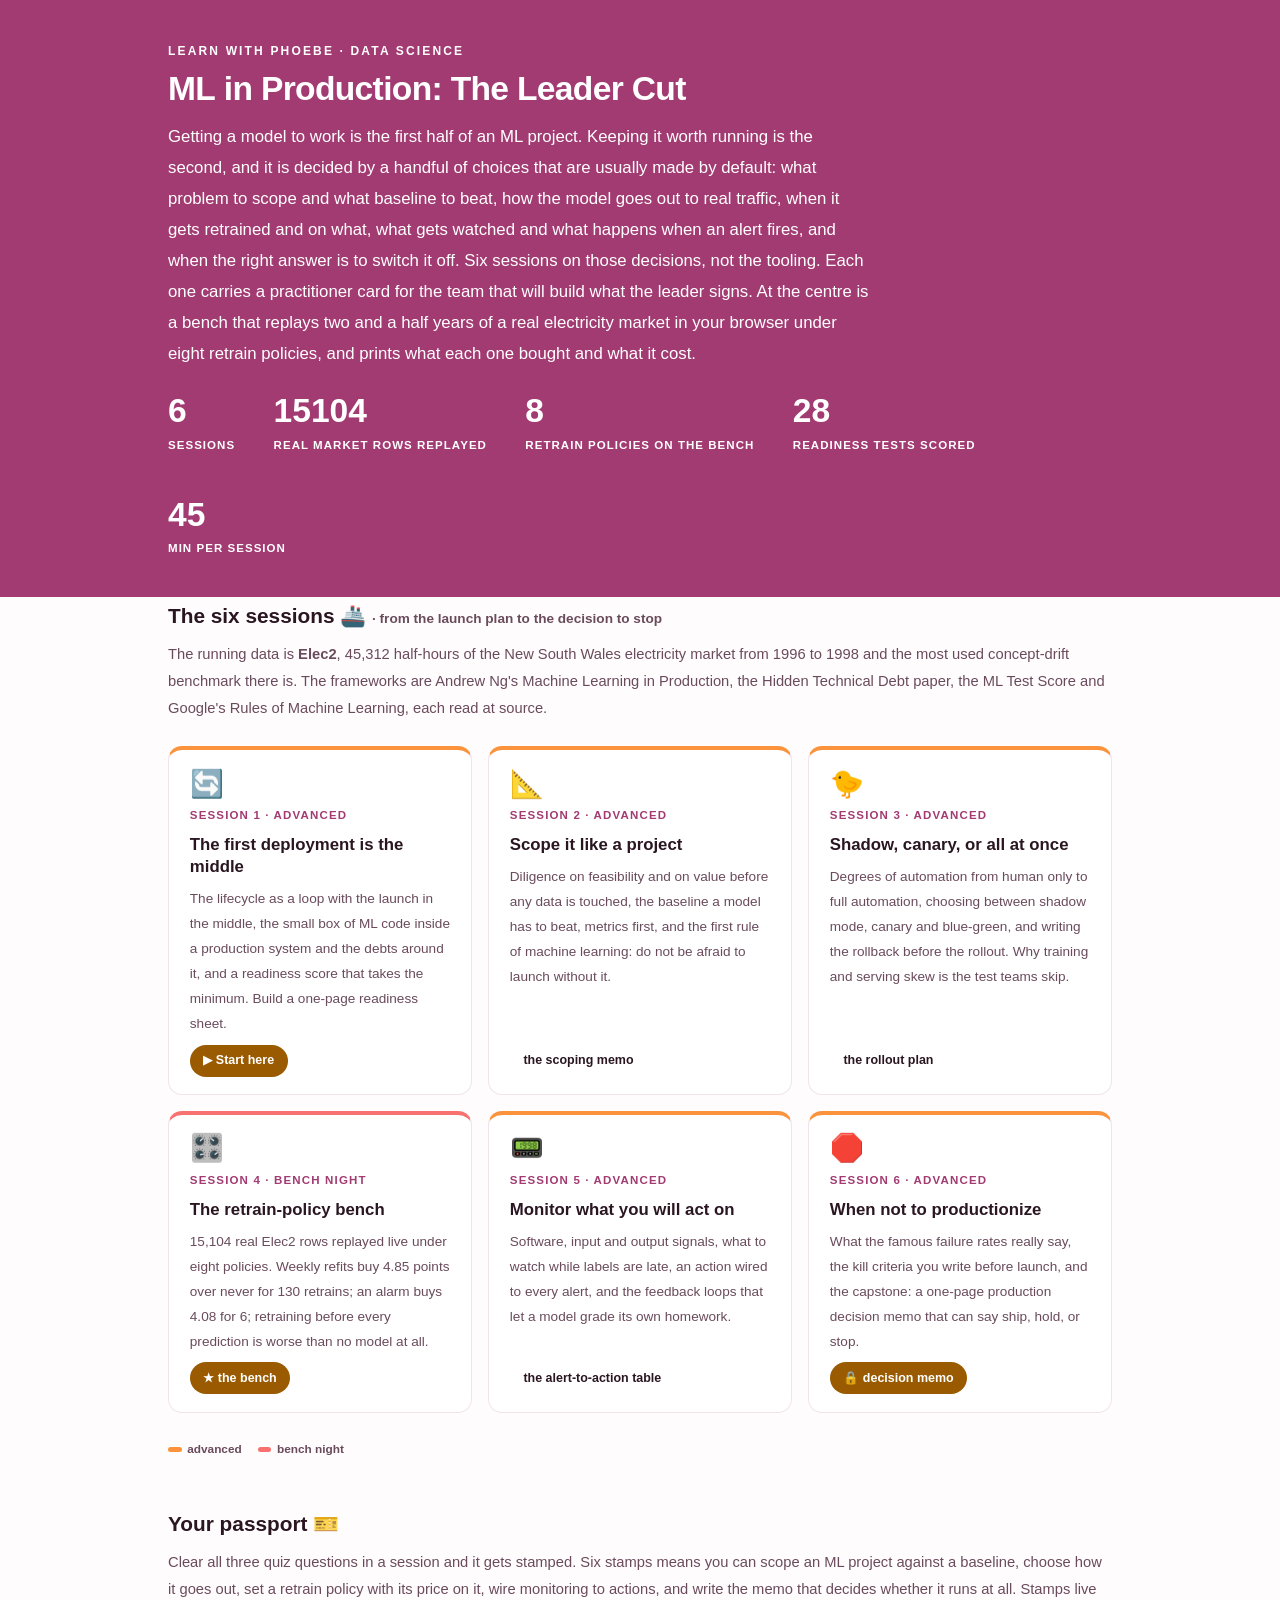
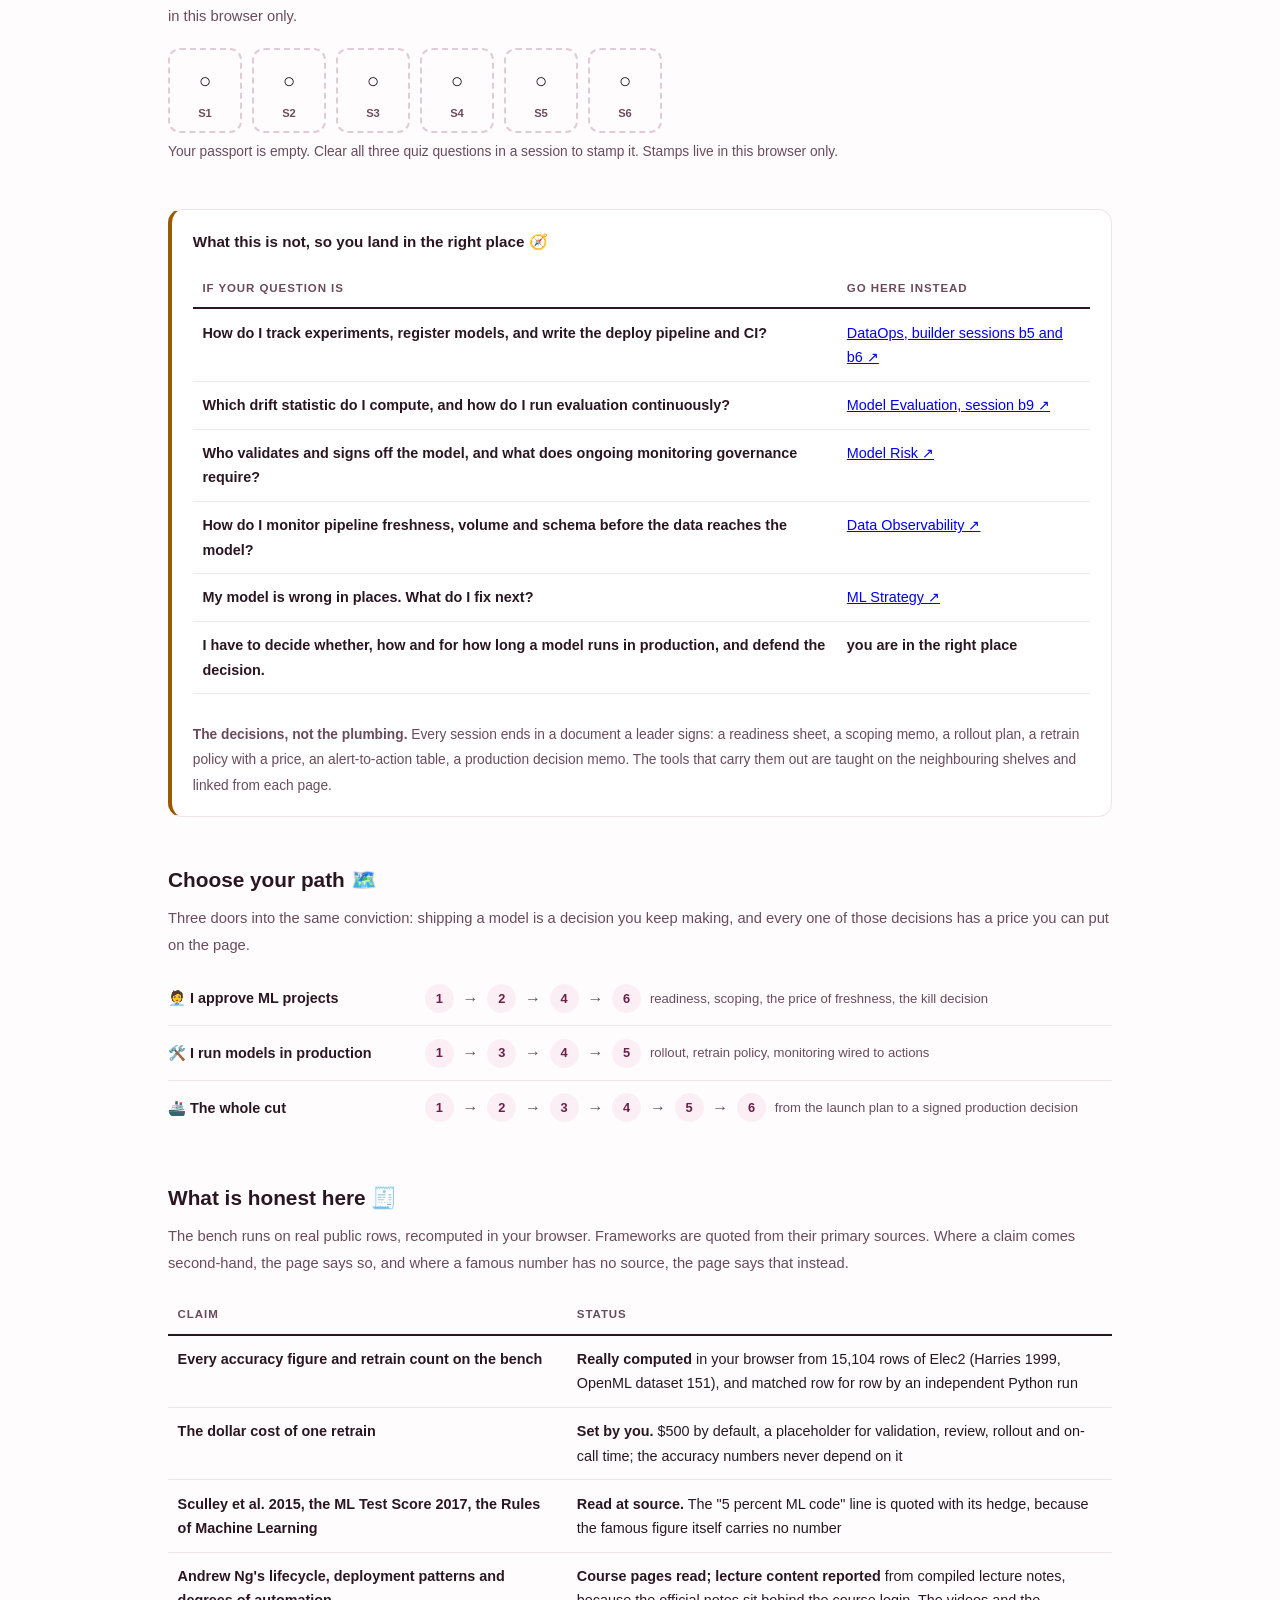
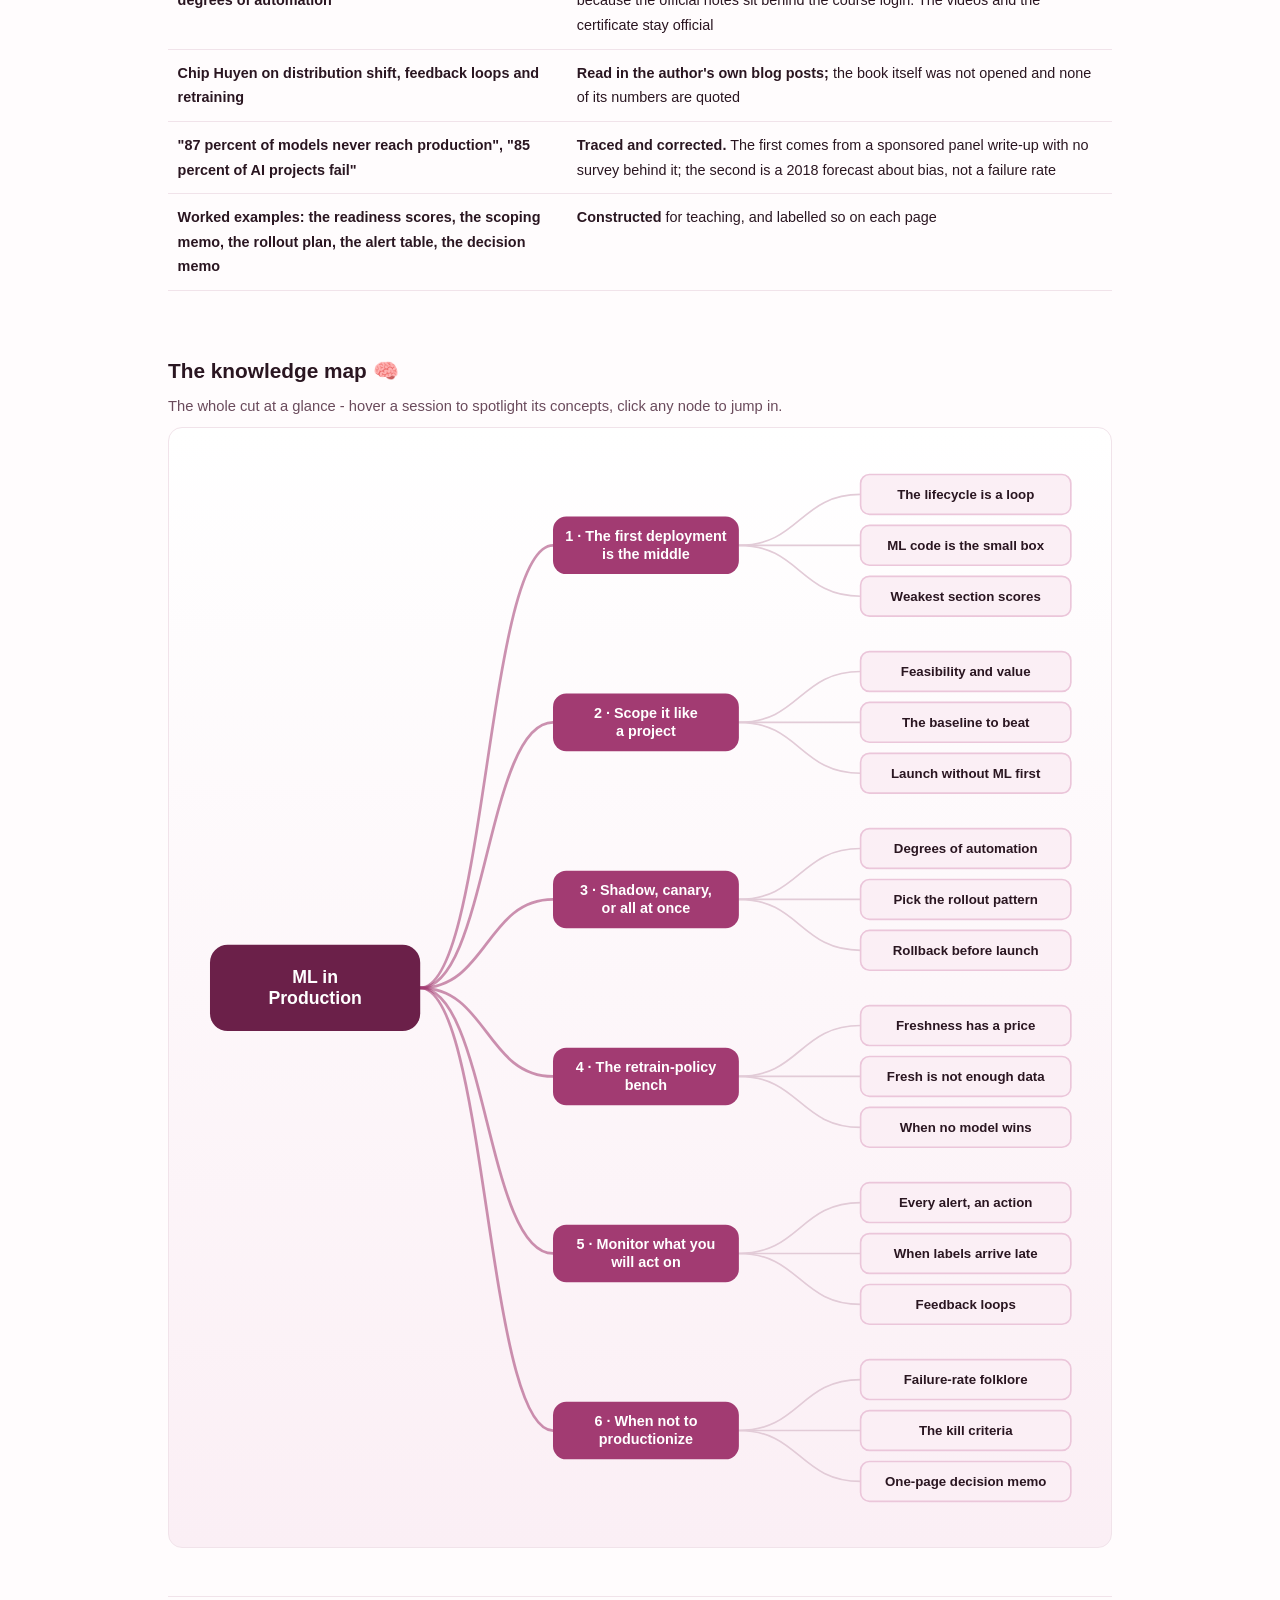
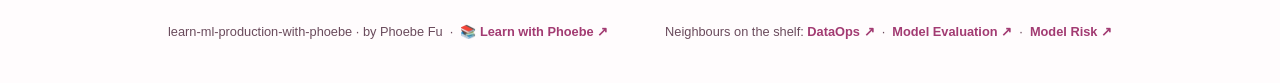
<file: index.html>
<!DOCTYPE html>
<html lang="en">
<head>
<meta charset="UTF-8">
<meta name="viewport" content="width=device-width, initial-scale=1.0">
<!-- social:start -->
<meta name="description" content="Six sessions on the decisions of taking machine learning to production: scoping and the baseline, choosing a rollout pattern, the retrain policy and its economics, monitoring you will act on, and when not to productionize at all. A retrain-policy bench replays 15,104 real electricity-market rows in your browser. Free, by Phoebe Fu.">
<meta property="og:type" content="website">
<meta property="og:site_name" content="Learn with Phoebe">
<meta property="og:title" content="ML in Production: The Leader Cut">
<meta property="og:description" content="The launch is the middle of an ML project. Six sessions on the decisions after it, and a bench where weekly retraining buys 4.85 points for 130 retrains and an alarm buys 4.08 for 6.">
<meta property="og:url" content="https://phoebefu6.github.io/learn-ml-production-with-phoebe/">
<meta property="og:image" content="https://phoebefu6.github.io/learn-ml-production-with-phoebe/assets/og-cover.png">
<meta property="og:image:width" content="1200">
<meta property="og:image:height" content="630">
<meta name="twitter:card" content="summary_large_image">
<meta name="twitter:title" content="ML in Production: The Leader Cut">
<meta name="twitter:description" content="Scoping, rollout, retrain policy, monitoring and the kill decision, with a live retrain bench on real Elec2 rows.">
<meta name="twitter:image" content="https://phoebefu6.github.io/learn-ml-production-with-phoebe/assets/og-cover.png">
<!-- social:end -->
<title>ML in Production: The Leader Cut</title>
<link rel="stylesheet" href="assets/style.css?v=23">
<style>

  .stats-row { display: flex; gap: 2.4rem; margin-top: 1.5rem; flex-wrap: wrap; }
  .stat b { display: block; font-size: 2.1rem; font-weight: 800; line-height: 1.05; font-variant-numeric: tabular-nums; }
  .stat span { font-size: .72rem; opacity: 1; text-transform: uppercase; letter-spacing: .09em; font-weight: 600; }

  .course-grid { display: grid; grid-template-columns: repeat(auto-fit, minmax(17rem, 1fr)); gap: 1rem; margin-top: 1.5rem; }
  .course-card {
    border: 1px solid var(--hairline);
    border-top: 4px solid var(--diff, var(--indigo));
    border-radius: var(--radius);
    padding: 1.2rem 1.3rem 1.1rem;
    display: flex;
    flex-direction: column;
    gap: .5rem;
    text-decoration: none;
    color: var(--ink);
    background: #fff;
    transition: box-shadow .15s ease, border-color .15s ease, transform .15s ease;
    position: relative;
  }
  .course-card:hover { border-color: var(--indigo-soft); border-top-color: var(--diff, var(--indigo)); box-shadow: 0 8px 28px rgba(var(--shadow-rgb),.16); transform: translateY(-3px); }
  .course-card .cicon { font-size: 1.7rem; line-height: 1; }
  .course-card .cnum { font-size: .72rem; font-weight: 700; color: var(--indigo); text-transform: uppercase; letter-spacing: .1em; }
  .course-card h3 { font-size: 1.05rem; font-weight: 800; line-height: 1.3; }
  .course-card p { font-size: .85rem; color: var(--muted); flex: 1; }
  .course-card .meta { display: flex; gap: .4rem; flex-wrap: wrap; }

  .diff-legend { display: flex; gap: 1rem; margin-top: 1.6rem; font-size: .74rem; color: var(--muted); font-weight: 600; flex-wrap: wrap; }
  .diff-legend i { display: inline-block; width: .85rem; height: .35rem; border-radius: 999px; margin-right: .35rem; vertical-align: middle; }

  .paths { margin-top: 2.6rem; }
  .paths h2 { font-size: 1.3rem; font-weight: 800; margin-bottom: .3rem; }
  .paths .plede { color: var(--muted); font-size: .92rem; margin-bottom: .8rem; }
  .path { display: flex; gap: .55rem; align-items: center; padding: .75rem 0; border-bottom: .5px solid var(--hairline); flex-wrap: wrap; }
  .path:last-child { border-bottom: none; }
  .path b { min-width: 15.5rem; font-size: .9rem; }
  .path .pstep { background: var(--indigo-50); color: var(--indigo-deep); border-radius: 999px; padding: .16rem .68rem; font-weight: 700; font-size: .8rem; text-decoration: none; transition: all .12s ease; }
  .path .pstep:hover { background: var(--indigo); color: #fff; }
  .path .parr { color: var(--muted); font-weight: 700; }

  .mm-section { margin-top: 1.6rem; }
  .mm-section h2 { font-size: 1.3rem; font-weight: 800; margin-bottom: .2rem; }
  .mm-section .mm-lede { color: var(--muted); font-size: .92rem; margin-bottom: .4rem; }
  .mm-wrap { border: 1px solid var(--hairline); border-radius: var(--radius); background: linear-gradient(180deg,#fff,var(--indigo-50)); padding: .6rem; overflow-x: auto; }
  .mm-svg { width: 100%; height: auto; display: block; max-width: 60rem; margin: 0 auto; min-width: 34rem; }
  .mm-link { cursor: pointer; text-decoration: none; }
  .mm-node rect { transition: opacity .15s ease, filter .15s ease; }
  .mm-node text { pointer-events: none; }
  .mm-link:hover .mm-node rect { filter: brightness(1.06); }
  .mm-edge { transition: opacity .15s ease; }

  .not-this { border: 1px solid var(--hairline); border-left: 4px solid var(--clay); border-radius: var(--radius); background: #fff; padding: 1.1rem 1.3rem; margin-top: 1.2rem; }
  .not-this h3 { font-size: .95rem; font-weight: 800; margin-bottom: .5rem; }
</style>

</head>
<body>

<header class="masthead">
  <div class="wrap">
    <div class="eyebrow">Learn with Phoebe · Data Science</div>
    <h1>ML in Production: <span class="accent">The Leader Cut</span></h1>
    <p class="sub">Getting a model to work is the first half of an ML project. Keeping it worth running is the second, and it is decided by a handful of choices that are usually made by default: what problem to scope and what baseline to beat, how the model goes out to real traffic, when it gets retrained and on what, what gets watched and what happens when an alert fires, and when the right answer is to switch it off. Six sessions on those decisions, not the tooling. Each one carries a practitioner card for the team that will build what the leader signs. At the centre is a bench that replays two and a half years of a real electricity market in your browser under eight retrain policies, and prints what each one bought and what it cost.</p>
    <div class="stats-row">
      <div class="stat"><b data-count="6">6</b><span>sessions</span></div>
      <div class="stat"><b data-count="15104">15,104</b><span>real market rows replayed</span></div>
      <div class="stat"><b data-count="8">8</b><span>retrain policies on the bench</span></div>
      <div class="stat"><b data-count="28">28</b><span>readiness tests scored</span></div>
      <div class="stat"><b data-count="45">45</b><span>min per session</span></div>
    </div>
  </div>
</header>

<main class="wrap">

  <section class="section">
    <div class="paths" style="margin-top:0">
      <h2>The six sessions 🚢 <span style="font-size:.85rem;font-weight:600;color:var(--muted)">· from the launch plan to the decision to stop</span></h2>
      <p class="plede">The running data is <strong>Elec2</strong>, 45,312 half-hours of the New South Wales electricity market from 1996 to 1998 and the most used concept-drift benchmark there is. The frameworks are Andrew Ng's Machine Learning in Production, the Hidden Technical Debt paper, the ML Test Score and Google's Rules of Machine Learning, each read at source.</p>
    </div>

    <div class="course-grid">
      <a class="course-card" href="courses/01-the-first-deployment-is-the-middle.html" style="--diff:#FB923C">
        <span class="cicon">🔄</span>
        <span class="cnum">Session 1 · advanced</span>
        <h3>The first deployment is the middle</h3>
        <p>The lifecycle as a loop with the launch in the middle, the small box of ML code inside a production system and the debts around it, and a readiness score that takes the minimum. Build a one-page readiness sheet.</p>
        <span class="meta"><span class="pill amber">▶ Start here</span></span>
      </a>
      <a class="course-card" href="courses/02-scope-it-like-a-project.html" style="--diff:#FB923C">
        <span class="cicon">📐</span>
        <span class="cnum">Session 2 · advanced</span>
        <h3>Scope it like a project</h3>
        <p>Diligence on feasibility and on value before any data is touched, the baseline a model has to beat, metrics first, and the first rule of machine learning: do not be afraid to launch without it.</p>
        <span class="meta"><span class="pill">the scoping memo</span></span>
      </a>
      <a class="course-card" href="courses/03-shadow-canary-or-all-at-once.html" style="--diff:#FB923C">
        <span class="cicon">🐤</span>
        <span class="cnum">Session 3 · advanced</span>
        <h3>Shadow, canary, or all at once</h3>
        <p>Degrees of automation from human only to full automation, choosing between shadow mode, canary and blue-green, and writing the rollback before the rollout. Why training and serving skew is the test teams skip.</p>
        <span class="meta"><span class="pill">the rollout plan</span></span>
      </a>
      <a class="course-card" href="courses/04-the-retrain-policy-bench.html" style="--diff:#F87171">
        <span class="cicon">🎛️</span>
        <span class="cnum">Session 4 · bench night</span>
        <h3>The retrain-policy bench</h3>
        <p>15,104 real Elec2 rows replayed live under eight policies. Weekly refits buy 4.85 points over never for 130 retrains; an alarm buys 4.08 for 6; retraining before every prediction is worse than no model at all.</p>
        <span class="meta"><span class="pill amber">★ the bench</span></span>
      </a>
      <a class="course-card" href="courses/05-monitor-what-you-will-act-on.html" style="--diff:#FB923C">
        <span class="cicon">📟</span>
        <span class="cnum">Session 5 · advanced</span>
        <h3>Monitor what you will act on</h3>
        <p>Software, input and output signals, what to watch while labels are late, an action wired to every alert, and the feedback loops that let a model grade its own homework.</p>
        <span class="meta"><span class="pill">the alert-to-action table</span></span>
      </a>
      <a class="course-card" href="courses/06-when-not-to-productionize.html" style="--diff:#FB923C">
        <span class="cicon">🛑</span>
        <span class="cnum">Session 6 · advanced</span>
        <h3>When not to productionize</h3>
        <p>What the famous failure rates really say, the kill criteria you write before launch, and the capstone: a one-page production decision memo that can say ship, hold, or stop.</p>
        <span class="meta"><span class="pill amber">🔒 decision memo</span></span>
      </a>
    </div>

    <div class="diff-legend">
      <span><i style="background:#FB923C"></i>advanced</span>
      <span><i style="background:#F87171"></i>bench night</span>
    </div>
  </section>

  <section class="section">
    <div class="paths" style="margin-top:0">
      <h2>Your passport 🎫</h2>
      <p class="plede">Clear all three quiz questions in a session and it gets stamped. Six stamps means you can scope an ML project against a baseline, choose how it goes out, set a retrain policy with its price on it, wire monitoring to actions, and write the memo that decides whether it runs at all. Stamps live in this browser only.</p>
    </div>
    <div class="pp-strip"></div>
  </section>

  <section class="section">
    <div class="not-this">
      <h3>What this is not, so you land in the right place 🧭</h3>
      <table class="clean">
        <tr><th>If your question is</th><th>Go here instead</th></tr>
        <tr><td>How do I track experiments, register models, and write the deploy pipeline and CI?</td><td><a href="https://phoebefu6.github.io/learn-dataops-with-phoebe/courses/b6-model-deploy-monitor.html">DataOps, builder sessions b5 and b6 ↗</a></td></tr>
        <tr><td>Which drift statistic do I compute, and how do I run evaluation continuously?</td><td><a href="https://phoebefu6.github.io/learn-model-evaluation-with-phoebe/courses/b9-drift-continuous-eval.html">Model Evaluation, session b9 ↗</a></td></tr>
        <tr><td>Who validates and signs off the model, and what does ongoing monitoring governance require?</td><td><a href="https://phoebefu6.github.io/learn-model-risk-with-phoebe/courses/p8-ongoing-monitoring.html">Model Risk ↗</a></td></tr>
        <tr><td>How do I monitor pipeline freshness, volume and schema before the data reaches the model?</td><td><a href="https://phoebefu6.github.io/learn-data-observability-with-phoebe/">Data Observability ↗</a></td></tr>
        <tr><td>My model is wrong in places. What do I fix next?</td><td><a href="https://phoebefu6.github.io/learn-ml-strategy-with-phoebe/">ML Strategy ↗</a></td></tr>
        <tr><td><strong>I have to decide whether, how and for how long a model runs in production, and defend the decision.</strong></td><td><strong>you are in the right place</strong></td></tr>
      </table>
      <p style="margin-top:.7rem;font-size:.86rem;color:var(--muted)"><strong>The decisions, not the plumbing.</strong> Every session ends in a document a leader signs: a readiness sheet, a scoping memo, a rollout plan, a retrain policy with a price, an alert-to-action table, a production decision memo. The tools that carry them out are taught on the neighbouring shelves and linked from each page.</p>
    </div>
  </section>

  <section class="section">
    <div class="paths">
      <h2>Choose your path 🗺️</h2>
      <p class="plede">Three doors into the same conviction: shipping a model is a decision you keep making, and every one of those decisions has a price you can put on the page.</p>
      <div class="path"><b>🧑‍💼 I approve ML projects</b>
        <a class="pstep" href="courses/01-the-first-deployment-is-the-middle.html">1</a><span class="parr">→</span>
        <a class="pstep" href="courses/02-scope-it-like-a-project.html">2</a><span class="parr">→</span>
        <a class="pstep" href="courses/04-the-retrain-policy-bench.html">4</a><span class="parr">→</span>
        <a class="pstep" href="courses/06-when-not-to-productionize.html">6</a>
        <span style="font-size:.82rem;color:var(--muted)">readiness, scoping, the price of freshness, the kill decision</span>
      </div>
      <div class="path"><b>🛠️ I run models in production</b>
        <a class="pstep" href="courses/01-the-first-deployment-is-the-middle.html">1</a><span class="parr">→</span>
        <a class="pstep" href="courses/03-shadow-canary-or-all-at-once.html">3</a><span class="parr">→</span>
        <a class="pstep" href="courses/04-the-retrain-policy-bench.html">4</a><span class="parr">→</span>
        <a class="pstep" href="courses/05-monitor-what-you-will-act-on.html">5</a>
        <span style="font-size:.82rem;color:var(--muted)">rollout, retrain policy, monitoring wired to actions</span>
      </div>
      <div class="path"><b>🚢 The whole cut</b>
        <a class="pstep" href="courses/01-the-first-deployment-is-the-middle.html">1</a><span class="parr">→</span>
        <a class="pstep" href="courses/02-scope-it-like-a-project.html">2</a><span class="parr">→</span>
        <a class="pstep" href="courses/03-shadow-canary-or-all-at-once.html">3</a><span class="parr">→</span>
        <a class="pstep" href="courses/04-the-retrain-policy-bench.html">4</a><span class="parr">→</span>
        <a class="pstep" href="courses/05-monitor-what-you-will-act-on.html">5</a><span class="parr">→</span>
        <a class="pstep" href="courses/06-when-not-to-productionize.html">6</a>
        <span style="font-size:.82rem;color:var(--muted)">from the launch plan to a signed production decision</span>
      </div>
    </div>
  </section>

  <section class="section">
    <div class="paths" style="margin-top:0">
      <h2>What is honest here 🧾</h2>
      <p class="plede">The bench runs on real public rows, recomputed in your browser. Frameworks are quoted from their primary sources. Where a claim comes second-hand, the page says so, and where a famous number has no source, the page says that instead.</p>
    </div>
    <table class="clean">
      <tr><th>Claim</th><th>Status</th></tr>
      <tr><td>Every accuracy figure and retrain count on the bench</td><td><strong>Really computed</strong> in your browser from 15,104 rows of Elec2 (Harries 1999, OpenML dataset 151), and matched row for row by an independent Python run</td></tr>
      <tr><td>The dollar cost of one retrain</td><td><strong>Set by you.</strong> $500 by default, a placeholder for validation, review, rollout and on-call time; the accuracy numbers never depend on it</td></tr>
      <tr><td>Sculley et al. 2015, the ML Test Score 2017, the Rules of Machine Learning</td><td><strong>Read at source.</strong> The "5 percent ML code" line is quoted with its hedge, because the famous figure itself carries no number</td></tr>
      <tr><td>Andrew Ng's lifecycle, deployment patterns and degrees of automation</td><td><strong>Course pages read; lecture content reported</strong> from compiled lecture notes, because the official notes sit behind the course login. The videos and the certificate stay official</td></tr>
      <tr><td>Chip Huyen on distribution shift, feedback loops and retraining</td><td><strong>Read in the author's own blog posts;</strong> the book itself was not opened and none of its numbers are quoted</td></tr>
      <tr><td>"87 percent of models never reach production", "85 percent of AI projects fail"</td><td><strong>Traced and corrected.</strong> The first comes from a sponsored panel write-up with no survey behind it; the second is a 2018 forecast about bias, not a failure rate</td></tr>
      <tr><td>Worked examples: the readiness scores, the scoping memo, the rollout plan, the alert table, the decision memo</td><td><strong>Constructed</strong> for teaching, and labelled so on each page</td></tr>
    </table>
  </section>

  <section class="section mm-section">
    <h2>The knowledge map 🧠</h2>
    <p class="mm-lede">The whole cut at a glance - hover a session to spotlight its concepts, click any node to jump in.</p>
    <div class="mm-wrap"><div id="mindmap"></div></div>
  </section>

  <footer class="pagefoot">
    <span>learn-ml-production-with-phoebe · by Phoebe Fu &nbsp;·&nbsp; 📚 <a href="https://phoebefu6.github.io/learn-with-phoebe/">Learn with Phoebe ↗</a></span>
    <span>Neighbours on the shelf: <a href="https://phoebefu6.github.io/learn-dataops-with-phoebe/">DataOps ↗</a> &nbsp;·&nbsp; <a href="https://phoebefu6.github.io/learn-model-evaluation-with-phoebe/">Model Evaluation ↗</a> &nbsp;·&nbsp; <a href="https://phoebefu6.github.io/learn-model-risk-with-phoebe/">Model Risk ↗</a></span>
  </footer>

</main>

<script>
window.MINDMAP_DATA = {
 "title": "ML in\nProduction",
 "centerColor": "#6B2049",
 "sessions": [
  {
   "label": "The first deployment\nis the middle",
   "href": "courses/01-the-first-deployment-is-the-middle.html",
   "color": "#FB923C",
   "concepts": [
    {
     "label": "The lifecycle is a loop",
     "href": "courses/01-the-first-deployment-is-the-middle.html"
    },
    {
     "label": "ML code is the small box",
     "href": "courses/01-the-first-deployment-is-the-middle.html"
    },
    {
     "label": "Weakest section scores",
     "href": "courses/01-the-first-deployment-is-the-middle.html"
    }
   ]
  },
  {
   "label": "Scope it like\na project",
   "href": "courses/02-scope-it-like-a-project.html",
   "color": "#FB923C",
   "concepts": [
    {
     "label": "Feasibility and value",
     "href": "courses/02-scope-it-like-a-project.html"
    },
    {
     "label": "The baseline to beat",
     "href": "courses/02-scope-it-like-a-project.html"
    },
    {
     "label": "Launch without ML first",
     "href": "courses/02-scope-it-like-a-project.html"
    }
   ]
  },
  {
   "label": "Shadow, canary,\nor all at once",
   "href": "courses/03-shadow-canary-or-all-at-once.html",
   "color": "#FB923C",
   "concepts": [
    {
     "label": "Degrees of automation",
     "href": "courses/03-shadow-canary-or-all-at-once.html"
    },
    {
     "label": "Pick the rollout pattern",
     "href": "courses/03-shadow-canary-or-all-at-once.html"
    },
    {
     "label": "Rollback before launch",
     "href": "courses/03-shadow-canary-or-all-at-once.html"
    }
   ]
  },
  {
   "label": "The retrain-policy\nbench",
   "href": "courses/04-the-retrain-policy-bench.html",
   "color": "#F87171",
   "concepts": [
    {
     "label": "Freshness has a price",
     "href": "courses/04-the-retrain-policy-bench.html"
    },
    {
     "label": "Fresh is not enough data",
     "href": "courses/04-the-retrain-policy-bench.html"
    },
    {
     "label": "When no model wins",
     "href": "courses/04-the-retrain-policy-bench.html"
    }
   ]
  },
  {
   "label": "Monitor what you\nwill act on",
   "href": "courses/05-monitor-what-you-will-act-on.html",
   "color": "#FB923C",
   "concepts": [
    {
     "label": "Every alert, an action",
     "href": "courses/05-monitor-what-you-will-act-on.html"
    },
    {
     "label": "When labels arrive late",
     "href": "courses/05-monitor-what-you-will-act-on.html"
    },
    {
     "label": "Feedback loops",
     "href": "courses/05-monitor-what-you-will-act-on.html"
    }
   ]
  },
  {
   "label": "When not to\nproductionize",
   "href": "courses/06-when-not-to-productionize.html",
   "color": "#FB923C",
   "concepts": [
    {
     "label": "Failure-rate folklore",
     "href": "courses/06-when-not-to-productionize.html"
    },
    {
     "label": "The kill criteria",
     "href": "courses/06-when-not-to-productionize.html"
    },
    {
     "label": "One-page decision memo",
     "href": "courses/06-when-not-to-productionize.html"
    }
   ]
  }
 ]
};
</script>
<script src="assets/mindmap.js?v=1"></script>
<script src="assets/app.js?v=20"></script>
</body>
</html>
</file>
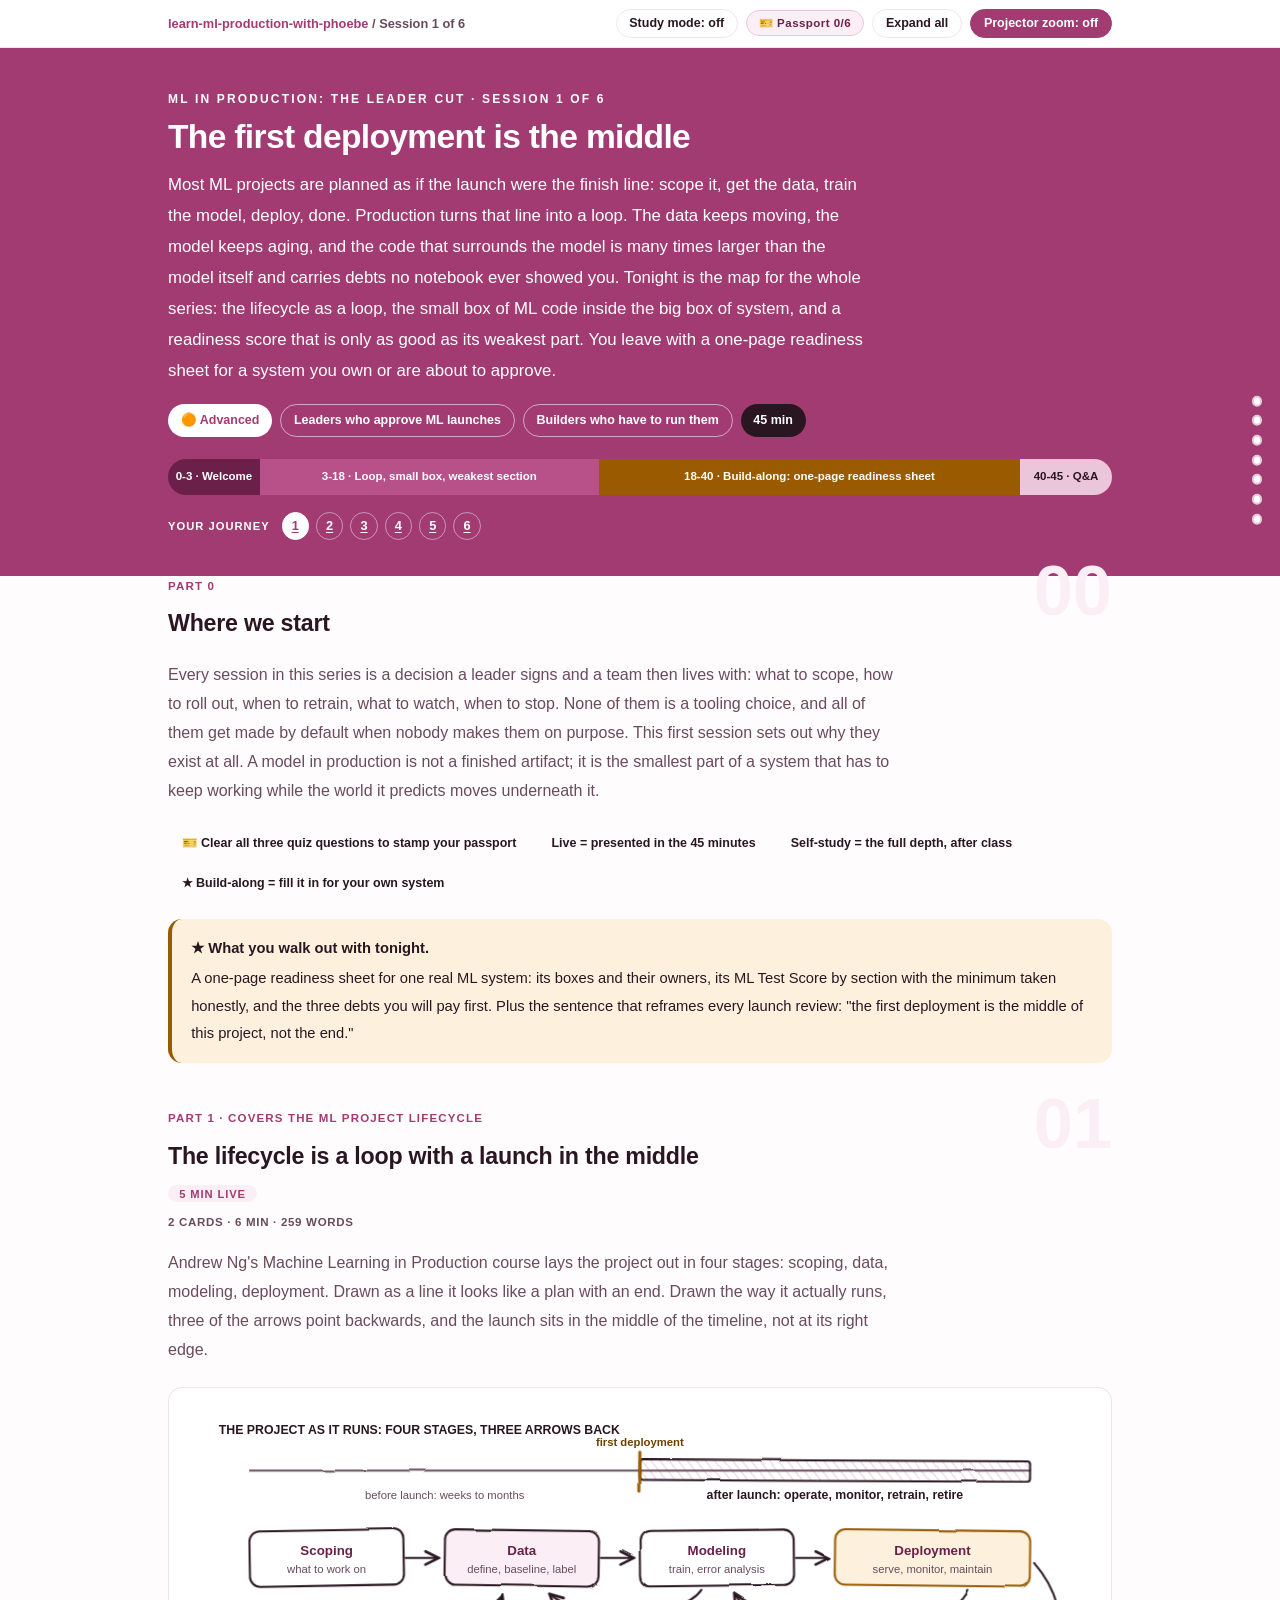
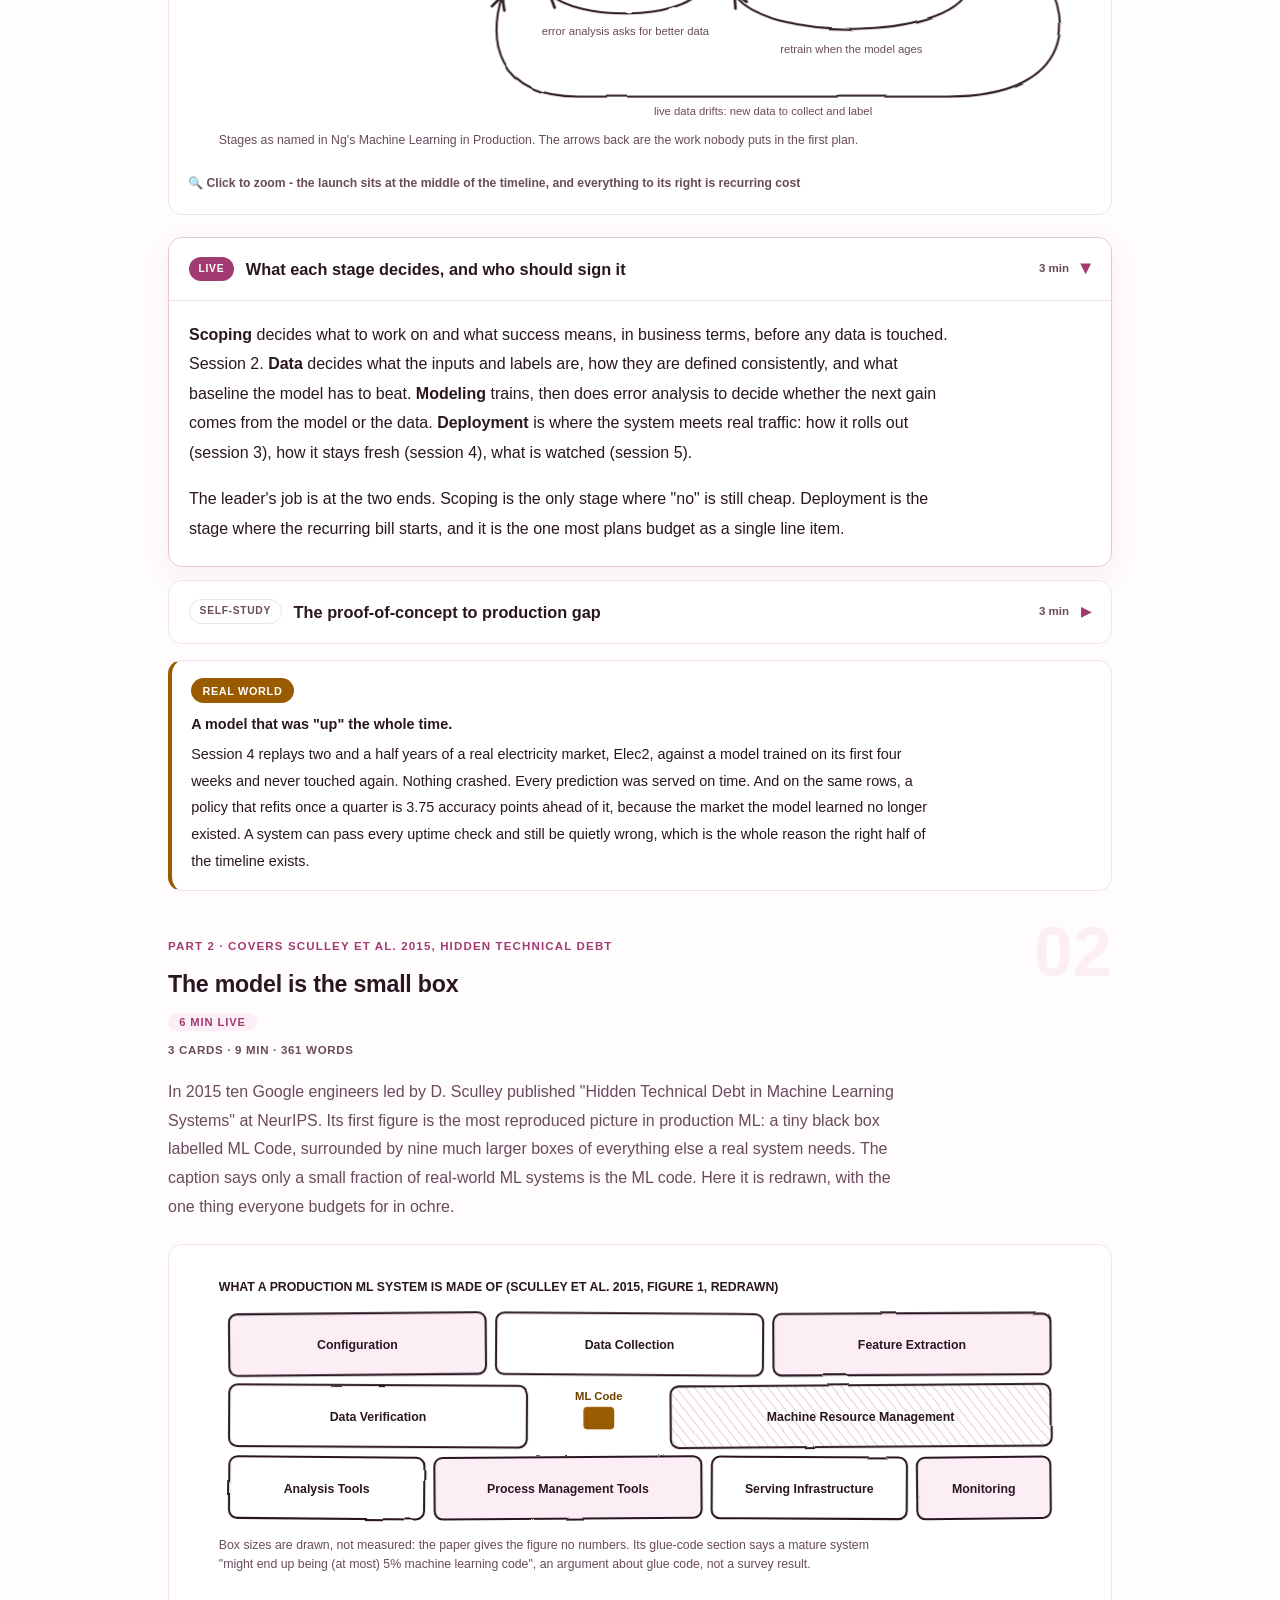
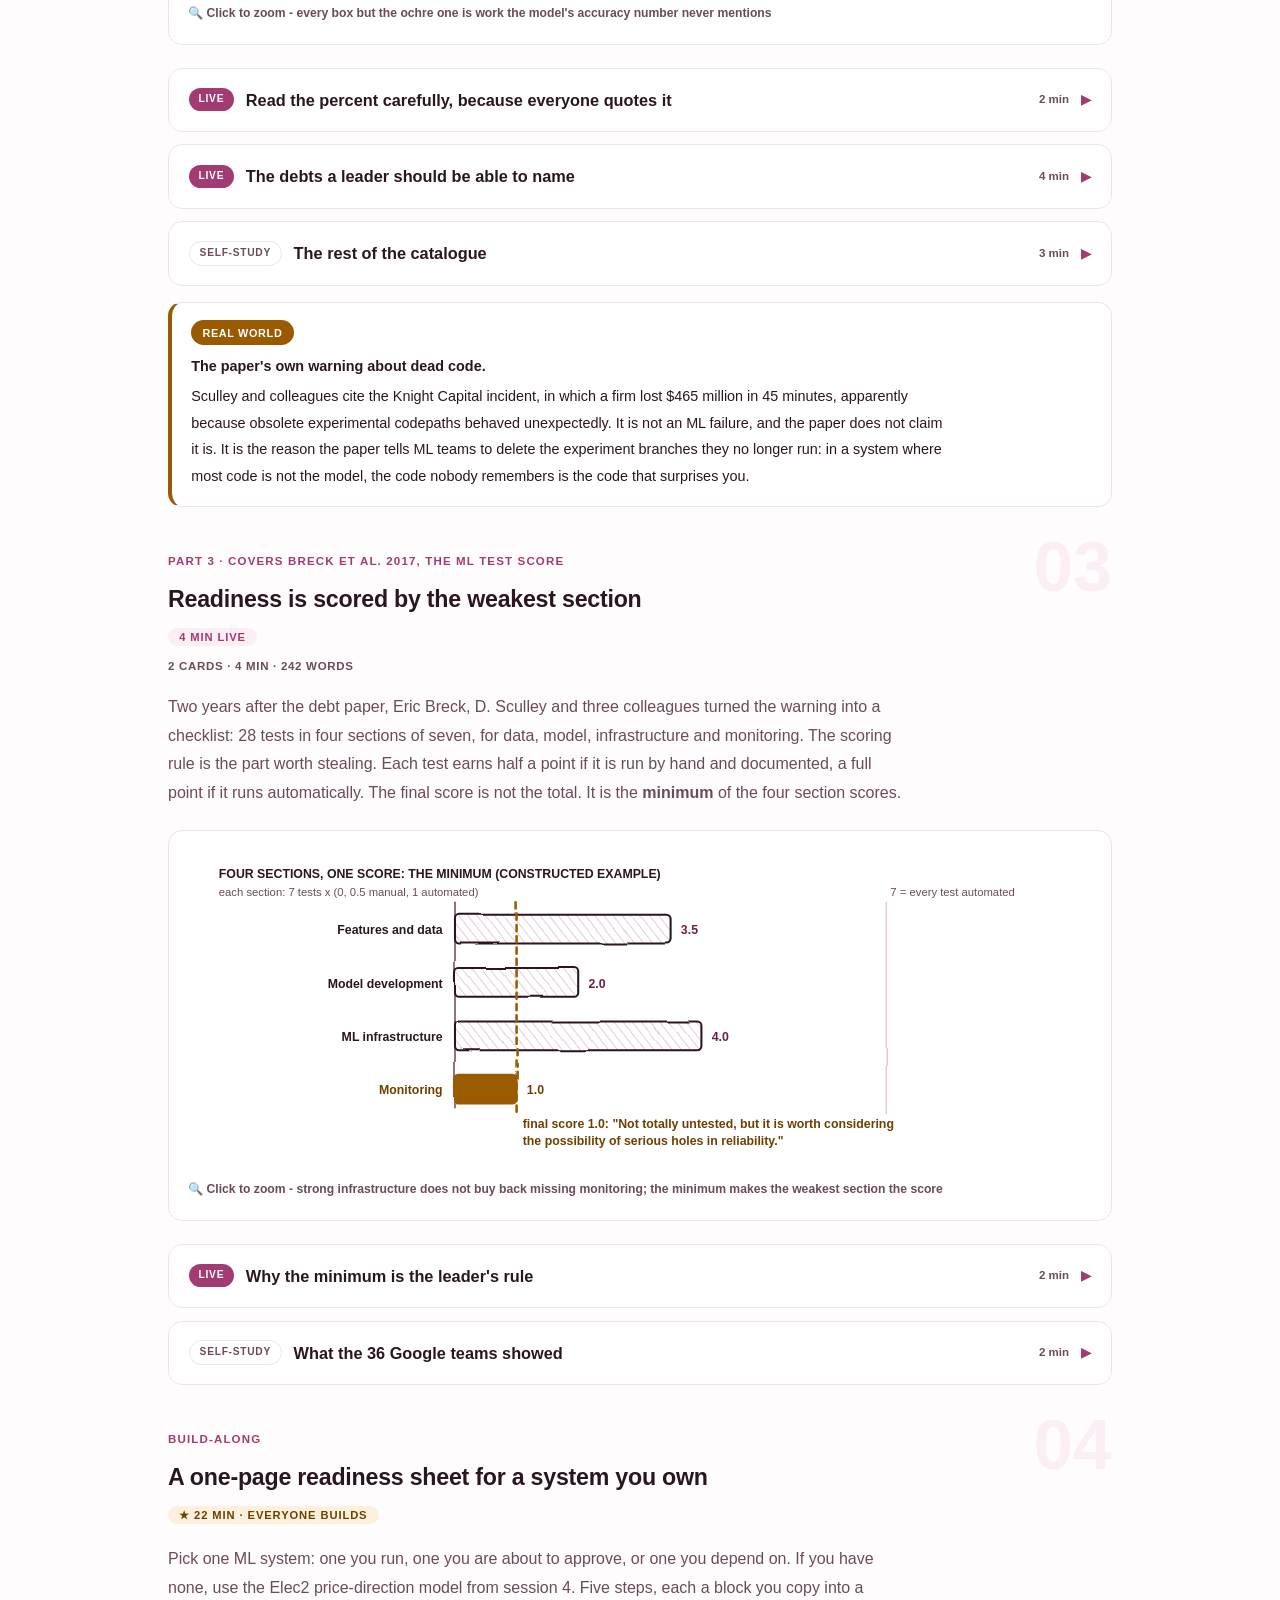
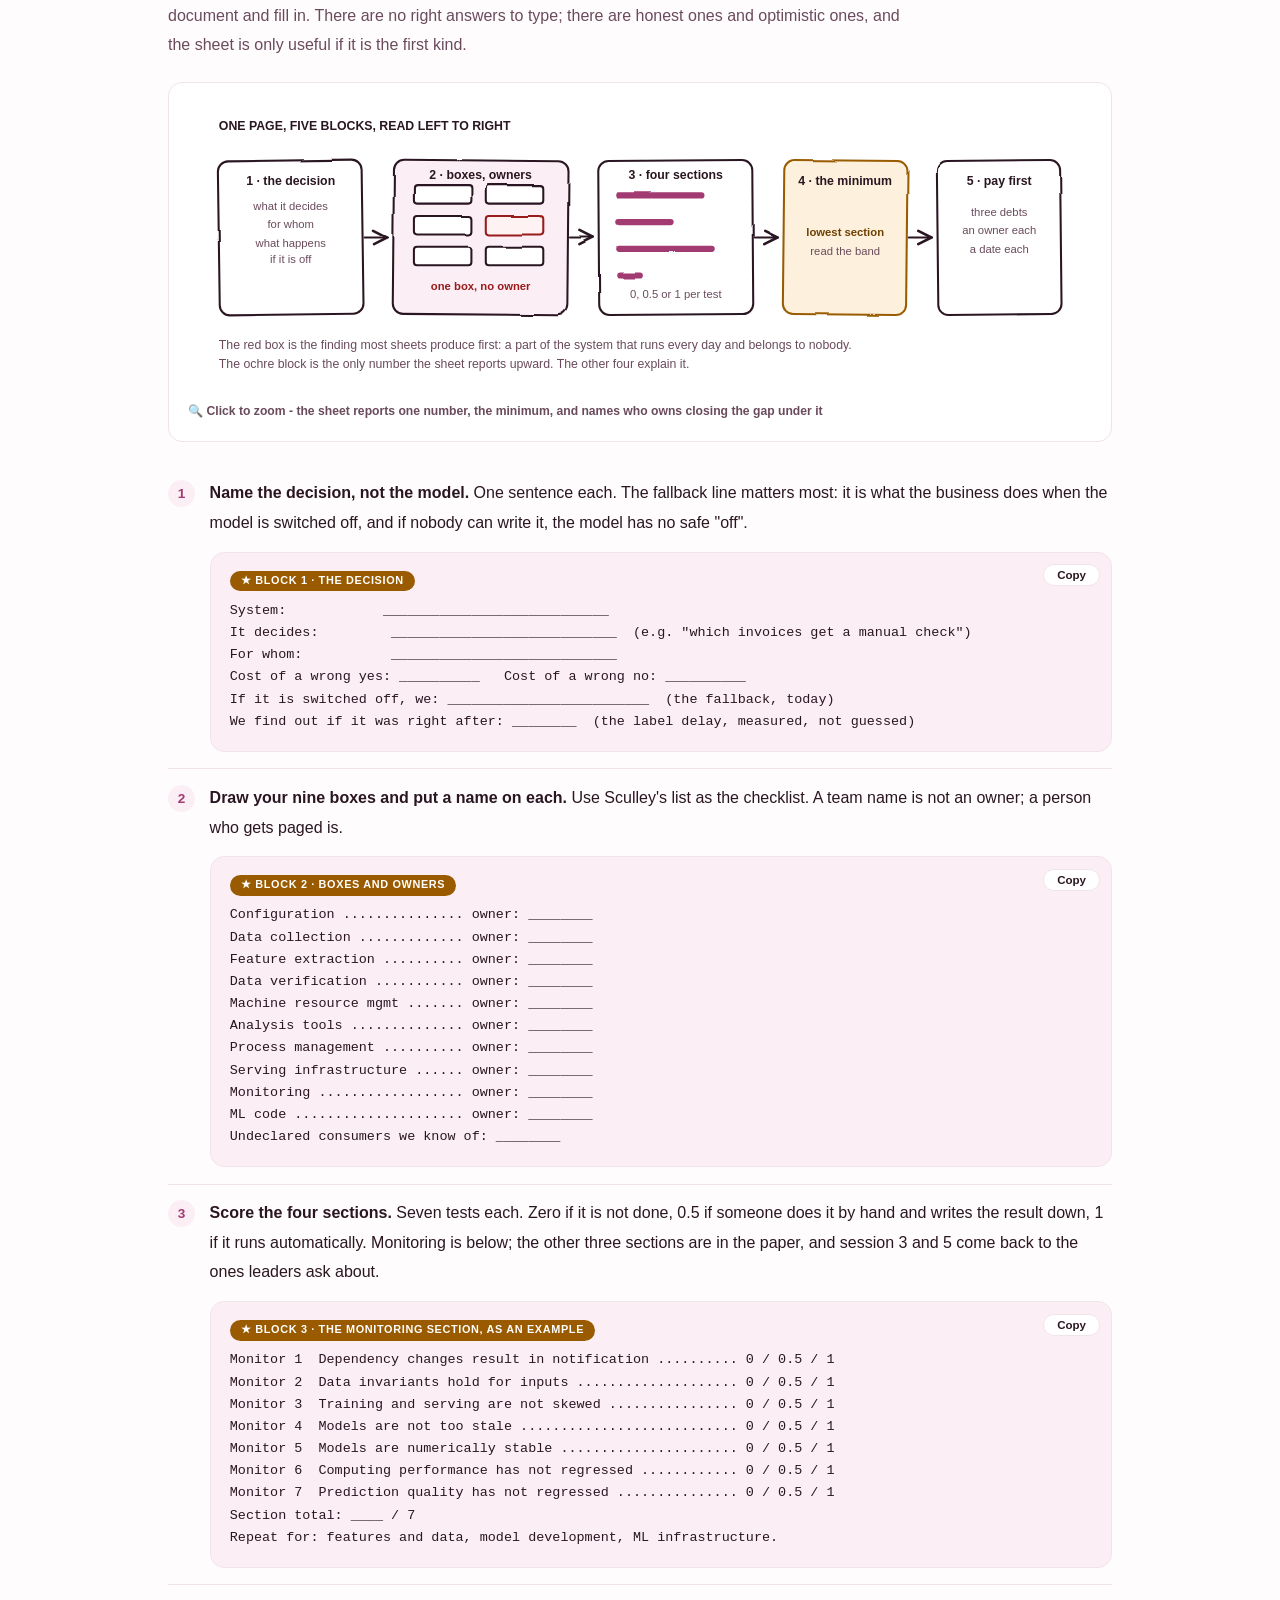
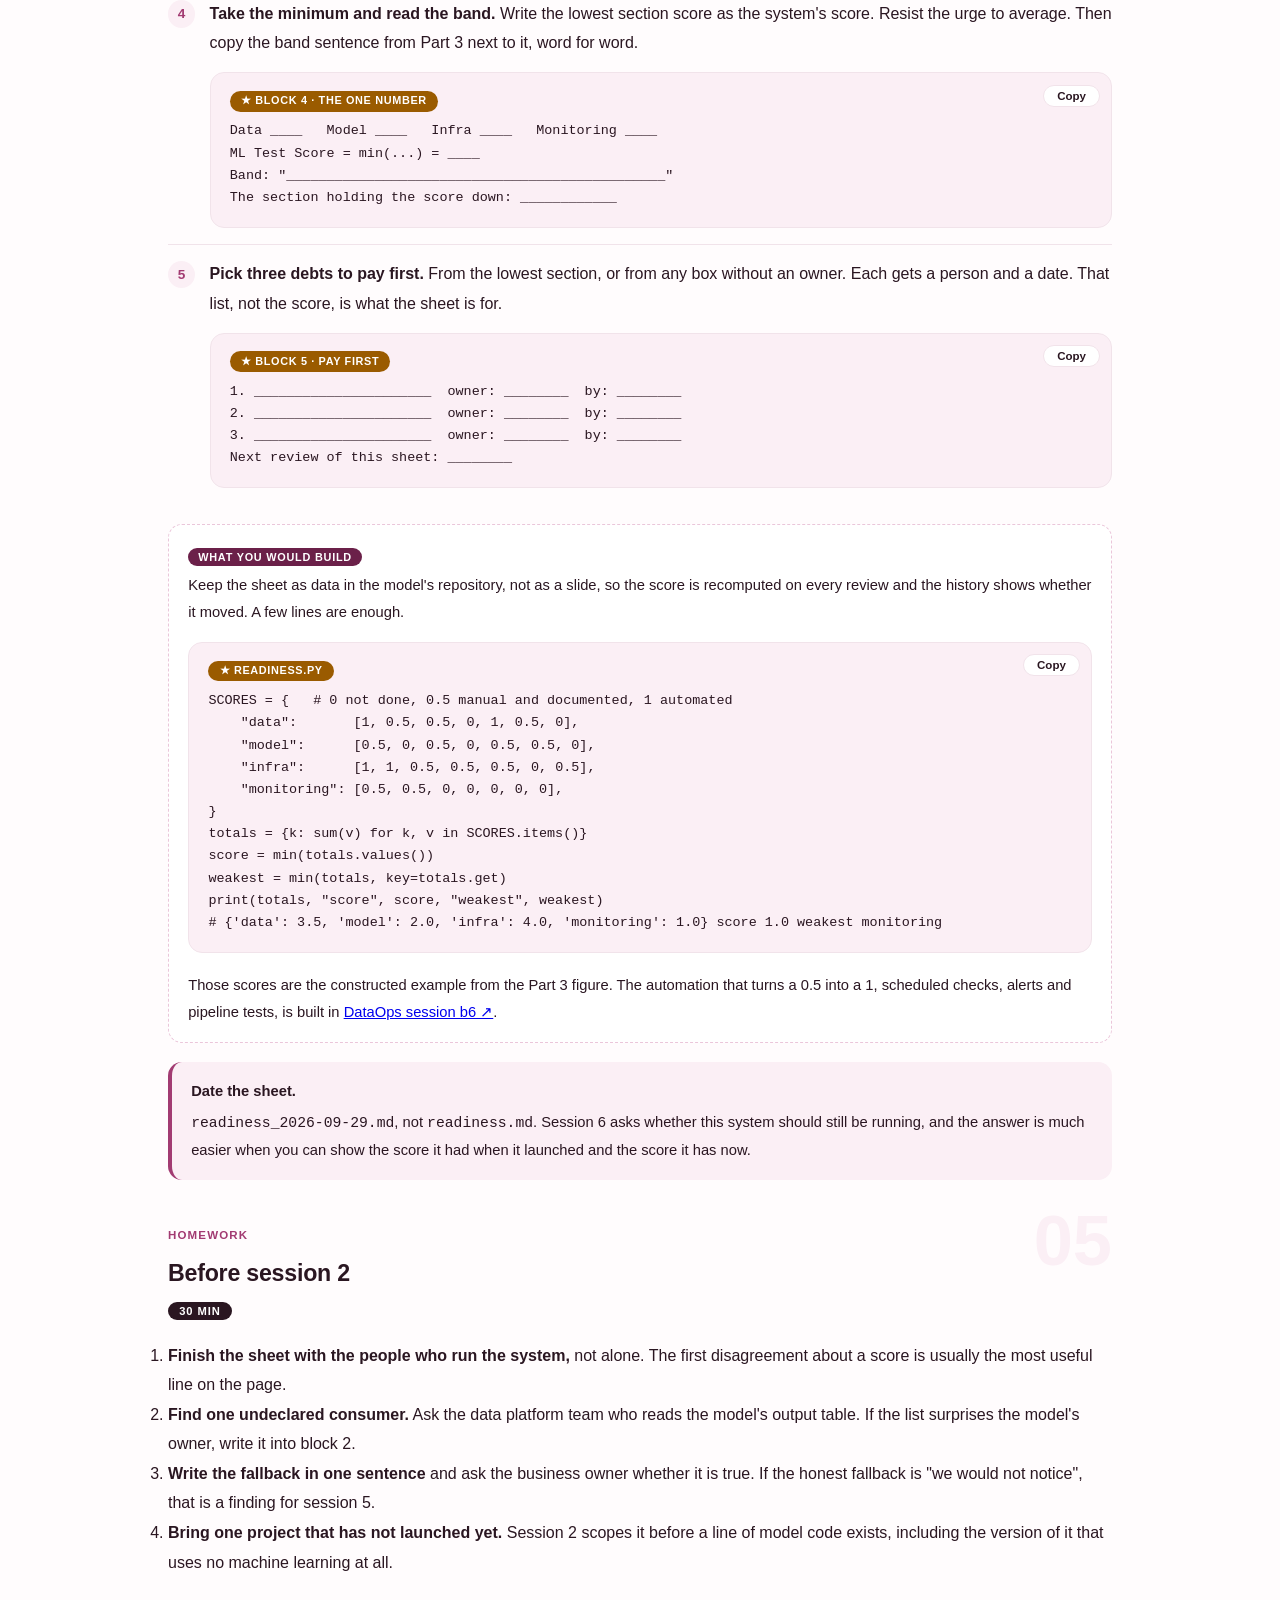
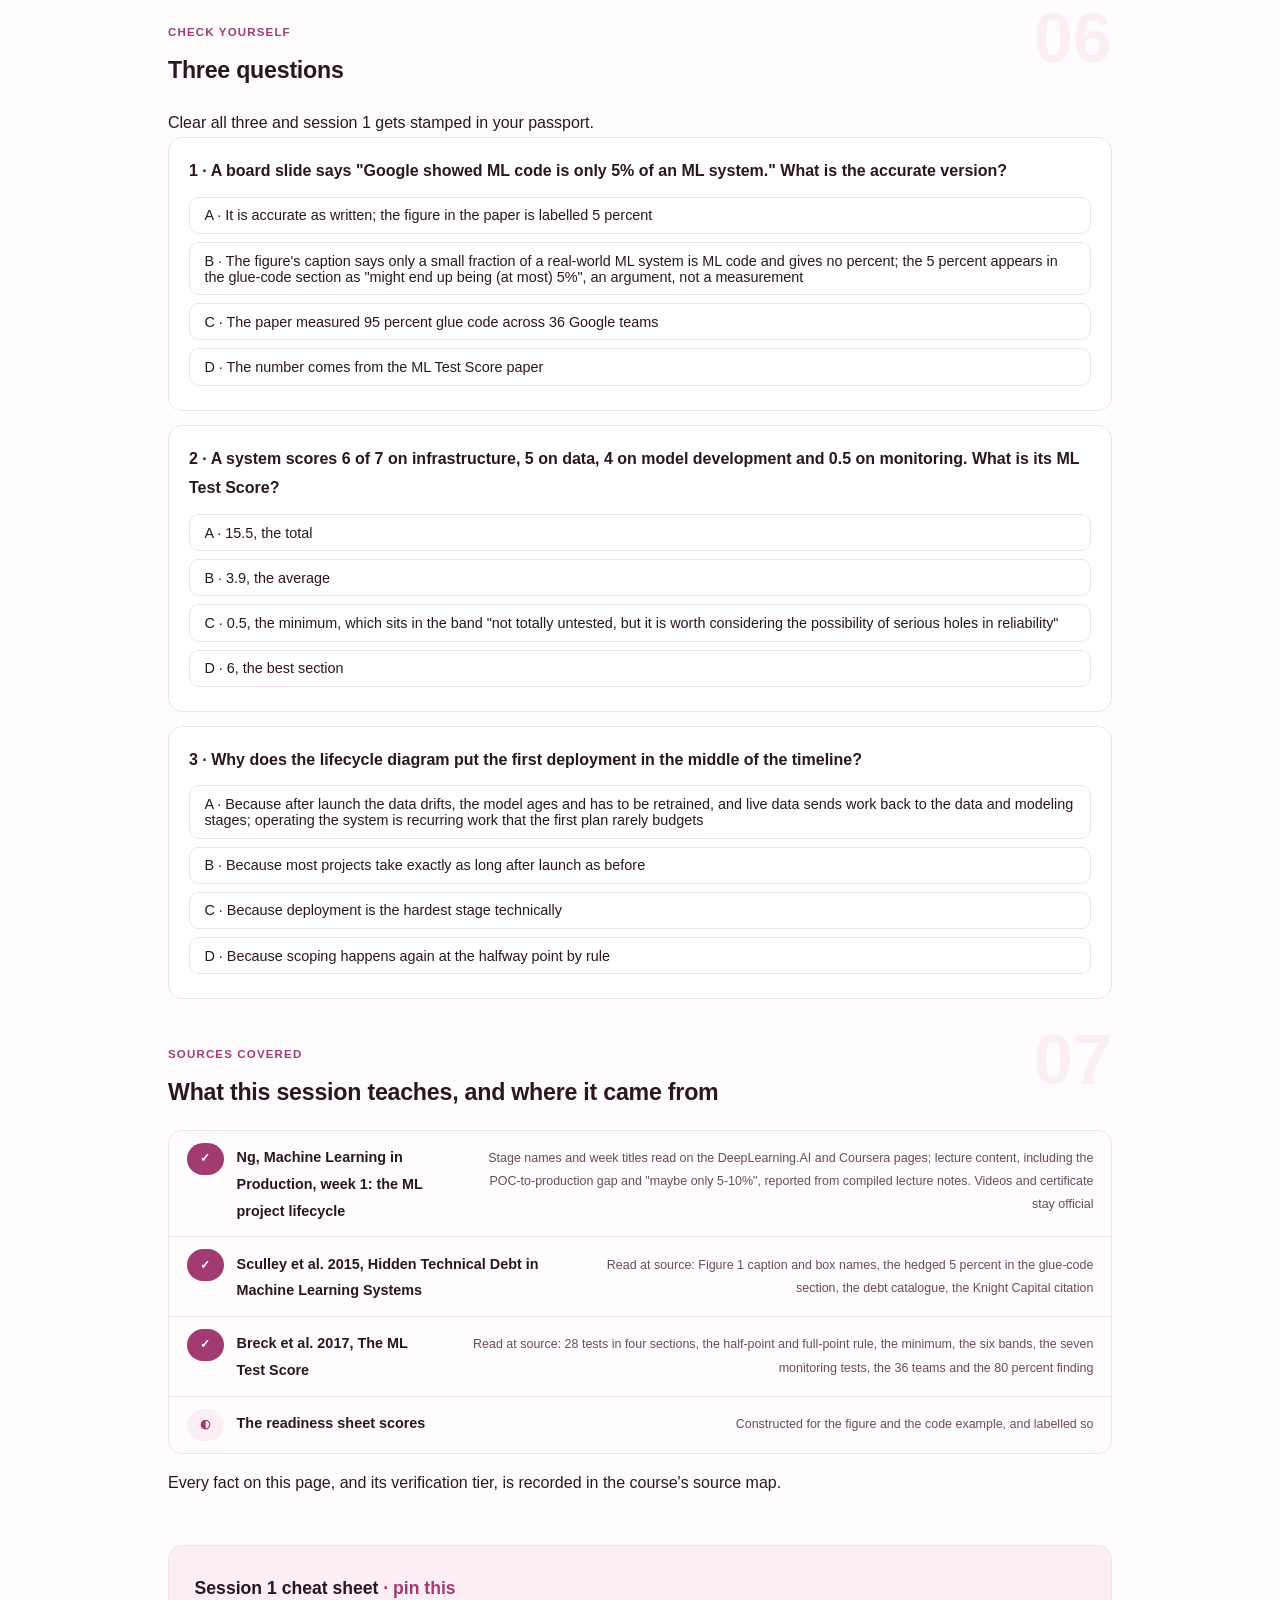
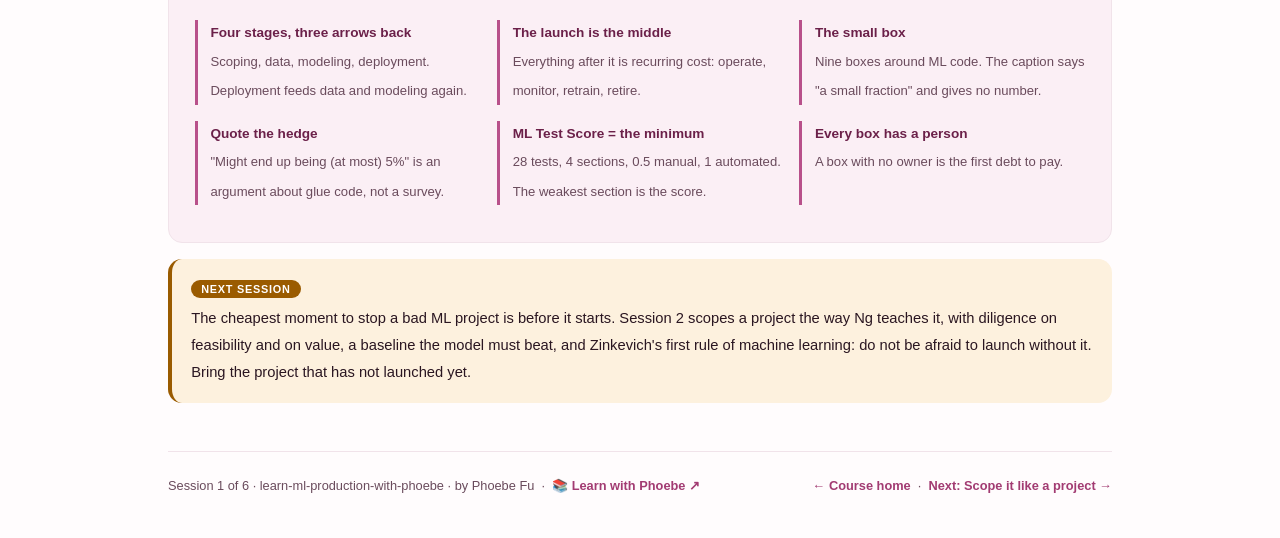
<file: courses/01-the-first-deployment-is-the-middle.html>
<!DOCTYPE html>
<html lang="en">
<head>
<meta charset="UTF-8">
<meta name="viewport" content="width=device-width, initial-scale=1.0">
<!-- social:start -->
<meta name="description" content="Session 1 of 6. The ML project lifecycle as a loop, the small box of ML code inside a production system, and the ML Test Score that grades readiness by its weakest section. A one-page readiness sheet for a system you own.">
<meta property="og:type" content="article">
<meta property="og:site_name" content="Learn with Phoebe">
<meta property="og:title" content="The first deployment is the middle - learn ml production with phoebe">
<meta property="og:description" content="Session 1 of 6. Shipping the model is where the expensive part starts. The lifecycle loop, the hidden technical debt around the small box, and a readiness score that takes the minimum.">
<meta property="og:url" content="https://phoebefu6.github.io/learn-ml-production-with-phoebe/courses/01-the-first-deployment-is-the-middle.html">
<meta property="og:image" content="https://phoebefu6.github.io/learn-ml-production-with-phoebe/assets/og-cover.png">
<meta property="og:image:width" content="1200">
<meta property="og:image:height" content="630">
<meta name="twitter:card" content="summary_large_image">
<meta name="twitter:title" content="The first deployment is the middle - learn ml production with phoebe">
<meta name="twitter:description" content="Session 1 of 6. The lifecycle loop, the small box, and readiness scored by the weakest section.">
<meta name="twitter:image" content="https://phoebefu6.github.io/learn-ml-production-with-phoebe/assets/og-cover.png">
<!-- social:end -->
<title>Session 1 · The first deployment is the middle - learn ml production with phoebe</title>
<link rel="stylesheet" href="../assets/style.css?v=22">
</head>
<body>

<div class="toolbar">
  <div class="wrap">
    <span class="crumb"><a href="../index.html">learn-ml-production-with-phoebe</a> / Session 1 of 6</span>
    <button class="btn" id="toggle-all" type="button">Expand all</button>
    <button class="btn primary" id="zoom-toggle" type="button">Projector zoom: off</button>
  </div>
</div>

<header class="masthead">
  <div class="wrap">
    <div class="eyebrow">ML in Production: The Leader Cut · Session 1 of 6</div>
    <h1>The first deployment is <span class="accent">the middle</span></h1>
    <p class="sub">Most ML projects are planned as if the launch were the finish line: scope it, get the data, train the model, deploy, done. Production turns that line into a loop. The data keeps moving, the model keeps aging, and the code that surrounds the model is many times larger than the model itself and carries debts no notebook ever showed you. Tonight is the map for the whole series: the lifecycle as a loop, the small box of ML code inside the big box of system, and a readiness score that is only as good as its weakest part. You leave with a one-page readiness sheet for a system you own or are about to approve.</p>
    <div class="chip-row">
      <span class="chip level">🟠 Advanced</span>
      <span class="chip audience">Leaders who approve ML launches</span>
      <span class="chip audience">Builders who have to run them</span>
      <span class="chip time">45 min</span>
    </div>
    <div class="agenda">
      <span class="a1" style="flex:1">0-3 · Welcome</span>
      <span class="a2" style="flex:4">3-18 · Loop, small box, weakest section</span>
      <span class="a3" style="flex:5">18-40 · Build-along: one-page readiness sheet</span>
      <span class="a4" style="flex:1">40-45 · Q&amp;A</span>
    </div>
  </div>
</header>

<main class="wrap">

  <section class="section" id="intro">
    <div class="section-kicker">
      <span class="klabel">Part 0</span>
      <h2>Where we start</h2>
    </div>
    <p class="lede">Every session in this series is a decision a leader signs and a team then lives with: what to scope, how to roll out, when to retrain, what to watch, when to stop. None of them is a tooling choice, and all of them get made by default when nobody makes them on purpose. This first session sets out why they exist at all. A model in production is not a finished artifact; it is the smallest part of a system that has to keep working while the world it predicts moves underneath it.</p>

    <div class="legend">
      <span class="pill">🎫 Clear all three quiz questions to stamp your passport</span>
      <span class="pill">Live = presented in the 45 minutes</span>
      <span class="pill">Self-study = the full depth, after class</span>
      <span class="pill">★ Build-along = fill it in for your own system</span>
    </div>

    <div class="callout win">
      <p><strong>★ What you walk out with tonight.</strong> A one-page readiness sheet for one real ML system: its boxes and their owners, its ML Test Score by section with the minimum taken honestly, and the three debts you will pay first. Plus the sentence that reframes every launch review: "the first deployment is the middle of this project, not the end."</p>
    </div>
  </section>

  <section class="section" id="part-1">
    <div class="section-kicker">
      <span class="klabel">Part 1 · covers the ML project lifecycle</span>
      <h2>The lifecycle is a loop with a launch in the middle</h2>
      <span class="tag concept">5 min live</span>
    </div>
    <p class="lede">Andrew Ng's Machine Learning in Production course lays the project out in four stages: scoping, data, modeling, deployment. Drawn as a line it looks like a plan with an end. Drawn the way it actually runs, three of the arrows point backwards, and the launch sits in the middle of the timeline, not at its right edge.</p>

    <figure class="zoomable">
      <svg viewBox="0 0 880 346" xmlns="http://www.w3.org/2000/svg" role="img" aria-label="The four lifecycle stages, scoping, data, modeling and deployment, in a row with forward arrows. Three arrows loop backwards: modeling back to data when error analysis asks for more or better data, deployment back to data when the live data drifts, deployment back to modeling when the model has to be retrained. Above, a timeline with the first deployment marked in the middle and the hatched stretch after it labelled operate, monitor, retrain, retire.">
        <defs>
          <filter id="s1aSk" x="-3%" y="-3%" width="106%" height="106%"><feTurbulence type="fractalNoise" baseFrequency="0.02" numOctaves="2" seed="11" result="n"/><feDisplacementMap in="SourceGraphic" in2="n" scale="2.4" xChannelSelector="R" yChannelSelector="G"/></filter>
          <pattern id="s1aHc" patternUnits="userSpaceOnUse" width="7" height="7" patternTransform="rotate(-38)"><line x1="0" y1="0" x2="0" y2="7" stroke="#A23B72" stroke-width="1" opacity=".5"/></pattern>
          <marker id="s1aAr" viewBox="0 0 10 10" refX="9" refY="5" markerWidth="8" markerHeight="8" orient="auto"><path d="M1 1 L9 5 L1 9" fill="none" stroke="#2A1621" stroke-width="1.6" stroke-linecap="round"/></marker>
        </defs>
        <style>
          .s1aH { font: 800 12px Inter, sans-serif; fill: #2A1621; }
          .s1aL { font: 600 12px Inter, sans-serif; fill: #2A1621; }
          .s1aS { font: 400 11px Inter, sans-serif; fill: #6A4B5C; }
          .s1aB { font: 800 11px Inter, sans-serif; fill: #6E4000; }
          .s1aV { font: 800 13px Inter, sans-serif; fill: #6B2049; }
          .s1aN { font: 400 12px Inter, sans-serif; fill: #6A4B5C; }
        </style>

        <text class="s1aH" x="30" y="26">THE PROJECT AS IT RUNS: FOUR STAGES, THREE ARROWS BACK</text>

        <g filter="url(#s1aSk)" fill="none" stroke="#2A1621" stroke-width="2" stroke-linecap="round" stroke-linejoin="round">
          <!-- timeline -->
          <path d="M60 62 L820 62" stroke="#6A4B5C"/>
          <rect x="440" y="52" width="380" height="20" rx="3" transform="rotate(0.3 630 62)" fill="url(#s1aHc)"/>
          <path d="M440 44 L440 82" stroke="#9A5B00" stroke-width="3"/>
          <!-- stages -->
          <rect x="60" y="120" width="150" height="54" rx="10" transform="rotate(-1 135 147)" fill="#FFFFFF"/>
          <rect x="250" y="120" width="150" height="54" rx="10" transform="rotate(0.8 325 147)" fill="#FBEFF5"/>
          <rect x="440" y="120" width="150" height="54" rx="10" transform="rotate(-0.6 515 147)" fill="#FFFFFF"/>
          <rect x="630" y="120" width="190" height="54" rx="10" transform="rotate(0.7 725 147)" fill="#FDF1DE" stroke="#9A5B00"/>
          <!-- forward -->
          <path d="M212 147 L244 147" marker-end="url(#s1aAr)"/>
          <path d="M402 147 L434 147" marker-end="url(#s1aAr)"/>
          <path d="M592 147 L624 147" marker-end="url(#s1aAr)"/>
          <!-- back loops -->
          <path d="M500 178 C480 208 380 208 352 182" marker-end="url(#s1aAr)"/>
          <path d="M760 178 C740 228 560 228 532 182" marker-end="url(#s1aAr)"/>
          <path d="M824 152 C866 200 866 282 740 282 L380 282 C300 282 292 226 306 184" marker-end="url(#s1aAr)"/>
        </g>

        <text class="s1aB" x="440" y="38" text-anchor="middle">first deployment</text>
        <text class="s1aS" x="250" y="90" text-anchor="middle">before launch: weeks to months</text>
        <text class="s1aL" x="630" y="90" text-anchor="middle">after launch: operate, monitor, retrain, retire</text>

        <text class="s1aV" x="135" y="144" text-anchor="middle">Scoping</text>
        <text class="s1aS" x="135" y="162" text-anchor="middle">what to work on</text>
        <text class="s1aV" x="325" y="144" text-anchor="middle">Data</text>
        <text class="s1aS" x="325" y="162" text-anchor="middle">define, baseline, label</text>
        <text class="s1aV" x="515" y="144" text-anchor="middle">Modeling</text>
        <text class="s1aS" x="515" y="162" text-anchor="middle">train, error analysis</text>
        <text class="s1aV" x="725" y="144" text-anchor="middle">Deployment</text>
        <text class="s1aS" x="725" y="162" text-anchor="middle">serve, monitor, maintain</text>

        <text class="s1aS" x="426" y="222" text-anchor="middle">error analysis asks for better data</text>
        <text class="s1aS" x="646" y="240" text-anchor="middle">retrain when the model ages</text>
        <text class="s1aS" x="560" y="300" text-anchor="middle">live data drifts: new data to collect and label</text>

        <text class="s1aN" x="30" y="328">Stages as named in Ng's Machine Learning in Production. The arrows back are the work nobody puts in the first plan.</text>
      </svg>
      <figcaption>🔍 Click to zoom - the launch sits at the middle of the timeline, and everything to its right is recurring cost</figcaption>
    </figure>

    <details class="card" open>
      <summary><span class="mode live">Live</span>What each stage decides, and who should sign it<span class="mini">3 min</span><span class="caret">▶</span></summary>
      <div class="body">
        <p><strong>Scoping</strong> decides what to work on and what success means, in business terms, before any data is touched. Session 2. <strong>Data</strong> decides what the inputs and labels are, how they are defined consistently, and what baseline the model has to beat. <strong>Modeling</strong> trains, then does error analysis to decide whether the next gain comes from the model or the data. <strong>Deployment</strong> is where the system meets real traffic: how it rolls out (session 3), how it stays fresh (session 4), what is watched (session 5).</p>
        <p>The leader's job is at the two ends. Scoping is the only stage where "no" is still cheap. Deployment is the stage where the recurring bill starts, and it is the one most plans budget as a single line item.</p>
      </div>
    </details>

    <details class="card">
      <summary><span class="mode self">Self-study</span>The proof-of-concept to production gap<span class="mini">3 min</span><span class="caret">▶</span></summary>
      <div class="body">
        <p>Ng's lectures name the distance between "it works in the notebook" and "it works for customers" the proof of concept to production gap (reported, from compiled lecture notes; the official notes sit behind the course login). The same lectures say that in many projects maybe only 5 to 10 percent of the work is the machine learning code itself. Treat that as a practitioner's estimate, not a measurement: it is a different figure from the one in Part 2, and neither paper nor lecture measured it.</p>
        <p>What closes the gap is not a better model. It is the work the next five sessions are about: a scoped problem with a baseline, a rollout that can be reversed, a retrain policy somebody chose, monitoring wired to actions, and a standing willingness to switch it off.</p>
      </div>
    </details>

    <div class="callout example">
      <span class="ex-pill">Real world</span>
      <p><strong>A model that was "up" the whole time.</strong> Session 4 replays two and a half years of a real electricity market, Elec2, against a model trained on its first four weeks and never touched again. Nothing crashed. Every prediction was served on time. And on the same rows, a policy that refits once a quarter is 3.75 accuracy points ahead of it, because the market the model learned no longer existed. A system can pass every uptime check and still be quietly wrong, which is the whole reason the right half of the timeline exists.</p>
    </div>
  </section>

  <section class="section" id="part-2">
    <div class="section-kicker">
      <span class="klabel">Part 2 · covers Sculley et al. 2015, hidden technical debt</span>
      <h2>The model is the small box</h2>
      <span class="tag concept">6 min live</span>
    </div>
    <p class="lede">In 2015 ten Google engineers led by D. Sculley published "Hidden Technical Debt in Machine Learning Systems" at NeurIPS. Its first figure is the most reproduced picture in production ML: a tiny black box labelled ML Code, surrounded by nine much larger boxes of everything else a real system needs. The caption says only a small fraction of real-world ML systems is the ML code. Here it is redrawn, with the one thing everyone budgets for in ochre.</p>

    <figure class="zoomable">
      <svg viewBox="0 0 880 320" xmlns="http://www.w3.org/2000/svg" role="img" aria-label="Sculley et al. 2015 Figure 1 redrawn: nine large boxes, configuration, data collection, feature extraction, data verification, machine resource management, analysis tools, process management tools, serving infrastructure and monitoring, surround one tiny box labelled ML code.">
        <defs>
          <filter id="s1bSk" x="-3%" y="-3%" width="106%" height="106%"><feTurbulence type="fractalNoise" baseFrequency="0.02" numOctaves="2" seed="17" result="n"/><feDisplacementMap in="SourceGraphic" in2="n" scale="2.4" xChannelSelector="R" yChannelSelector="G"/></filter>
          <pattern id="s1bHc" patternUnits="userSpaceOnUse" width="7" height="7" patternTransform="rotate(-38)"><line x1="0" y1="0" x2="0" y2="7" stroke="#A23B72" stroke-width="1" opacity=".5"/></pattern>
        </defs>
        <style>
          .s1bH { font: 800 12px Inter, sans-serif; fill: #2A1621; }
          .s1bL { font: 600 12px Inter, sans-serif; fill: #2A1621; }
          .s1bS { font: 400 11px Inter, sans-serif; fill: #6A4B5C; }
          .s1bB { font: 800 11px Inter, sans-serif; fill: #6E4000; }
          .s1bN { font: 400 12px Inter, sans-serif; fill: #6A4B5C; }
        </style>

        <text class="s1bH" x="30" y="26">WHAT A PRODUCTION ML SYSTEM IS MADE OF (SCULLEY ET AL. 2015, FIGURE 1, REDRAWN)</text>

        <g filter="url(#s1bSk)" fill="none" stroke="#2A1621" stroke-width="2" stroke-linecap="round" stroke-linejoin="round">
          <rect x="40" y="48" width="250" height="60" rx="8" transform="rotate(-0.5 165 78)" fill="#FBEFF5"/>
          <rect x="300" y="48" width="260" height="60" rx="8" transform="rotate(0.4 430 78)" fill="#FFFFFF"/>
          <rect x="570" y="48" width="270" height="60" rx="8" transform="rotate(-0.3 705 78)" fill="#FBEFF5"/>
          <rect x="40" y="118" width="290" height="60" rx="8" transform="rotate(0.3 185 148)" fill="#FFFFFF"/>
          <rect x="386" y="140" width="28" height="20" rx="3" fill="#9A5B00" stroke="#9A5B00"/>
          <rect x="470" y="118" width="370" height="60" rx="8" transform="rotate(-0.4 655 148)" fill="url(#s1bHc)"/>
          <rect x="40" y="188" width="190" height="60" rx="8" transform="rotate(0.5 135 218)" fill="#FFFFFF"/>
          <rect x="240" y="188" width="260" height="60" rx="8" transform="rotate(-0.4 370 218)" fill="#FBEFF5"/>
          <rect x="510" y="188" width="190" height="60" rx="8" transform="rotate(0.3 605 218)" fill="#FFFFFF"/>
          <rect x="710" y="188" width="130" height="60" rx="8" transform="rotate(-0.6 775 218)" fill="#FBEFF5"/>
        </g>

        <text class="s1bL" x="165" y="83" text-anchor="middle">Configuration</text>
        <text class="s1bL" x="430" y="83" text-anchor="middle">Data Collection</text>
        <text class="s1bL" x="705" y="83" text-anchor="middle">Feature Extraction</text>
        <text class="s1bL" x="185" y="153" text-anchor="middle">Data Verification</text>
        <text class="s1bB" x="400" y="132" text-anchor="middle">ML Code</text>
        <text class="s1bL" x="655" y="153" text-anchor="middle">Machine Resource Management</text>
        <text class="s1bL" x="135" y="223" text-anchor="middle">Analysis Tools</text>
        <text class="s1bL" x="370" y="223" text-anchor="middle">Process Management Tools</text>
        <text class="s1bL" x="605" y="223" text-anchor="middle">Serving Infrastructure</text>
        <text class="s1bL" x="775" y="223" text-anchor="middle">Monitoring</text>

        <text class="s1bN" x="30" y="278">Box sizes are drawn, not measured: the paper gives the figure no numbers. Its glue-code section says a mature system</text>
        <text class="s1bN" x="30" y="296">"might end up being (at most) 5% machine learning code", an argument about glue code, not a survey result.</text>
      </svg>
      <figcaption>🔍 Click to zoom - every box but the ochre one is work the model's accuracy number never mentions</figcaption>
    </figure>

    <details class="card">
      <summary><span class="mode live">Live</span>Read the percent carefully, because everyone quotes it<span class="mini">2 min</span><span class="caret">▶</span></summary>
      <div class="body">
        <p>The figure is often retold as "ML code is 5 percent of an ML system". The figure itself carries no percent. The number appears later, in the section on glue code, hedged: a mature system "might end up being (at most) 5% machine learning code and (at least) 95% glue code", written as an argument for building native solutions rather than wrapping general-purpose packages. Ng's lectures offer "maybe only 5-10%" as a separate estimate. Quote either with its hedge and its author, or quote the caption, which is the claim the paper actually makes: a small fraction.</p>
      </div>
    </details>

    <details class="card">
      <summary><span class="mode live">Live</span>The debts a leader should be able to name<span class="mini">4 min</span><span class="caret">▶</span></summary>
      <div class="body">
        <p>The paper's catalogue is long. Six of its debts show up in almost every production review, and each one is a decision, not a code smell.</p>
        <table class="clean">
          <tr><th>Debt</th><th>What it means</th><th>The decision it forces</th></tr>
          <tr><td>Entanglement, CACE</td><td>"Changing Anything Changes Everything": no input's effect is independent of the others</td><td>Every change, even one feature, is re-validated as a new model</td></tr>
          <tr><td>Undeclared consumers</td><td>Other systems silently use the model's output as their input</td><td>Who is allowed to read the output, and who is told when it changes</td></tr>
          <tr><td>Unstable data dependencies</td><td>An input signal changes behaviour over time, often owned by another team</td><td>Version the signals you depend on; give each an owner</td></tr>
          <tr><td>Feedback loops</td><td>The model influences the data it will later be trained on, directly or through the world</td><td>Session 5: what you hold out so the model cannot grade itself</td></tr>
          <tr><td>Glue code, pipeline jungles</td><td>Most of the code moves data in and out; joins and scrapes pile up</td><td>Budget the plumbing as the product, not overhead</td></tr>
          <tr><td>Changes in the external world</td><td>Fixed thresholds go stale; the world moves under the model</td><td>Sessions 4 and 5: retrain policy and monitoring you will act on</td></tr>
        </table>
      </div>
    </details>

    <details class="card">
      <summary><span class="mode self">Self-study</span>The rest of the catalogue<span class="mini">3 min</span><span class="caret">▶</span></summary>
      <div class="body">
        <p>Correction cascades (a model patched on top of another model, until improving the first breaks the second: the paper calls it an improvement deadlock). Underutilized data dependencies (legacy, bundled, epsilon and correlated features that add little and break often; the paper suggests leave-one-feature-out evaluations to find them). Dead experimental codepaths. Abstraction debt. Configuration debt ("the number of lines of configuration can far exceed the number of lines of the traditional code"). And four debts outside the code: data testing, reproducibility, process management and cultural debt.</p>
      </div>
    </details>

    <div class="callout example">
      <span class="ex-pill">Real world</span>
      <p><strong>The paper's own warning about dead code.</strong> Sculley and colleagues cite the Knight Capital incident, in which a firm lost $465 million in 45 minutes, apparently because obsolete experimental codepaths behaved unexpectedly. It is not an ML failure, and the paper does not claim it is. It is the reason the paper tells ML teams to delete the experiment branches they no longer run: in a system where most code is not the model, the code nobody remembers is the code that surprises you.</p>
    </div>
  </section>

  <section class="section" id="part-3">
    <div class="section-kicker">
      <span class="klabel">Part 3 · covers Breck et al. 2017, the ML Test Score</span>
      <h2>Readiness is scored by the weakest section</h2>
      <span class="tag concept">4 min live</span>
    </div>
    <p class="lede">Two years after the debt paper, Eric Breck, D. Sculley and three colleagues turned the warning into a checklist: 28 tests in four sections of seven, for data, model, infrastructure and monitoring. The scoring rule is the part worth stealing. Each test earns half a point if it is run by hand and documented, a full point if it runs automatically. The final score is not the total. It is the <strong>minimum</strong> of the four section scores.</p>

    <figure class="zoomable">
      <svg viewBox="0 0 880 310" xmlns="http://www.w3.org/2000/svg" role="img" aria-label="A constructed example of four ML Test Score section totals out of 7: data 3.5, model 2.0, infrastructure 4.0, monitoring 1.0. A dashed line at 1.0 marks the final score, the minimum, which falls in the band not totally untested, but serious holes in reliability are possible.">
        <defs>
          <filter id="s1cSk" x="-3%" y="-3%" width="106%" height="106%"><feTurbulence type="fractalNoise" baseFrequency="0.02" numOctaves="2" seed="23" result="n"/><feDisplacementMap in="SourceGraphic" in2="n" scale="2.4" xChannelSelector="R" yChannelSelector="G"/></filter>
          <pattern id="s1cHc" patternUnits="userSpaceOnUse" width="7" height="7" patternTransform="rotate(-38)"><line x1="0" y1="0" x2="0" y2="7" stroke="#A23B72" stroke-width="1" opacity=".5"/></pattern>
        </defs>
        <style>
          .s1cH { font: 800 12px Inter, sans-serif; fill: #2A1621; }
          .s1cL { font: 600 12px Inter, sans-serif; fill: #2A1621; }
          .s1cS { font: 400 11px Inter, sans-serif; fill: #6A4B5C; }
          .s1cB { font: 800 12px Inter, sans-serif; fill: #6E4000; }
          .s1cV { font: 800 12px Inter, sans-serif; fill: #6B2049; }
          .s1cN { font: 400 12px Inter, sans-serif; fill: #6A4B5C; }
        </style>

        <text class="s1cH" x="30" y="26">FOUR SECTIONS, ONE SCORE: THE MINIMUM (CONSTRUCTED EXAMPLE)</text>
        <text class="s1cS" x="30" y="44">each section: 7 tests x (0, 0.5 manual, 1 automated)</text>

        <g filter="url(#s1cSk)" fill="none" stroke="#2A1621" stroke-width="2" stroke-linecap="round" stroke-linejoin="round">
          <path d="M260 50 L260 250" stroke="#6A4B5C" stroke-width="1.5"/>
          <rect x="260" y="62" width="210" height="28" rx="4" fill="url(#s1cHc)"/>
          <rect x="260" y="114" width="120" height="28" rx="4" fill="url(#s1cHc)"/>
          <rect x="260" y="166" width="240" height="28" rx="4" fill="url(#s1cHc)"/>
          <rect x="260" y="218" width="60" height="28" rx="4" fill="#9A5B00" stroke="#9A5B00"/>
          <path d="M320 50 L320 256" stroke="#9A5B00" stroke-width="2.5" stroke-dasharray="6 5"/>
          <path d="M680 50 L680 256" stroke="#E2CBD7" stroke-width="1.5"/>
        </g>

        <text class="s1cL" x="248" y="81" text-anchor="end">Features and data</text>
        <text class="s1cL" x="248" y="133" text-anchor="end">Model development</text>
        <text class="s1cL" x="248" y="185" text-anchor="end">ML infrastructure</text>
        <text class="s1cB" x="248" y="237" text-anchor="end">Monitoring</text>
        <text class="s1cV" x="480" y="81">3.5</text>
        <text class="s1cV" x="390" y="133">2.0</text>
        <text class="s1cV" x="510" y="185">4.0</text>
        <text class="s1cB" x="330" y="237">1.0</text>
        <text class="s1cS" x="684" y="44">7 = every test automated</text>
        <text class="s1cB" x="326" y="270">final score 1.0: "Not totally untested, but it is worth considering</text>
        <text class="s1cB" x="326" y="286">the possibility of serious holes in reliability."</text>
      </svg>
      <figcaption>🔍 Click to zoom - strong infrastructure does not buy back missing monitoring; the minimum makes the weakest section the score</figcaption>
    </figure>

    <details class="card">
      <summary><span class="mode live">Live</span>Why the minimum is the leader's rule<span class="mini">2 min</span><span class="caret">▶</span></summary>
      <div class="body">
        <p>A total would let a team with superb infrastructure and no monitoring report a healthy number. The authors take the minimum because "all four sections are important, and so a system must consider all in order to raise the score". That is a governance rule, not a statistics choice: it tells a team that the next point of readiness can only come from its weakest area, which is exactly where the next unit of effort should go.</p>
        <table class="clean">
          <tr><th>Final score</th><th>What the paper says it means</th></tr>
          <tr><td>0</td><td>More of a research project than a productionized system</td></tr>
          <tr><td>(0, 1]</td><td>Not totally untested, but it is worth considering the possibility of serious holes in reliability</td></tr>
          <tr><td>(1, 2]</td><td>There's been first pass at basic productionization, but additional investment may be needed</td></tr>
          <tr><td>(2, 3]</td><td>Reasonably tested, but it's possible that more of those tests and procedures may be automated</td></tr>
          <tr><td>(3, 5]</td><td>Strong levels of automated testing and monitoring, appropriate for mission-critical systems</td></tr>
          <tr><td>above 5</td><td>Exceptional levels of automated testing and monitoring</td></tr>
        </table>
      </div>
    </details>

    <details class="card">
      <summary><span class="mode self">Self-study</span>What the 36 Google teams showed<span class="mini">2 min</span><span class="caret">▶</span></summary>
      <div class="body">
        <p>The authors met 36 teams across Google. None of the 28 tests was implemented by more than 80 percent of them. The one they single out, "perhaps the most important and least implemented", is monitoring test 3: training and serving are not skewed, meaning the features the model sees live are computed the same way as the features it was trained on. Session 3 comes back to it, because a shadow deployment is the cheapest way to catch that skew before customers do.</p>
      </div>
    </details>
  </section>

  <section class="section" id="demo-1">
    <div class="section-kicker">
      <span class="klabel">Build-along</span>
      <h2>A one-page readiness sheet for a system you own</h2>
      <span class="tag demo">★ 22 min · everyone builds</span>
    </div>
    <p class="lede">Pick one ML system: one you run, one you are about to approve, or one you depend on. If you have none, use the Elec2 price-direction model from session 4. Five steps, each a block you copy into a document and fill in. There are no right answers to type; there are honest ones and optimistic ones, and the sheet is only useful if it is the first kind.</p>

    <figure class="zoomable">
      <svg viewBox="0 0 880 280" xmlns="http://www.w3.org/2000/svg" role="img" aria-label="The readiness sheet as a flow: the decision and its fallback, then the nine boxes each tagged with an owner, one tagged no owner, then four section scores, then the minimum read against the paper's bands, then three debts to pay first.">
        <defs>
          <filter id="s1dSk" x="-3%" y="-3%" width="106%" height="106%"><feTurbulence type="fractalNoise" baseFrequency="0.02" numOctaves="2" seed="29" result="n"/><feDisplacementMap in="SourceGraphic" in2="n" scale="2.4" xChannelSelector="R" yChannelSelector="G"/></filter>
          <marker id="s1dAr" viewBox="0 0 10 10" refX="9" refY="5" markerWidth="8" markerHeight="8" orient="auto"><path d="M1 1 L9 5 L1 9" fill="none" stroke="#2A1621" stroke-width="1.6" stroke-linecap="round"/></marker>
        </defs>
        <style>
          .s1dH { font: 800 12px Inter, sans-serif; fill: #2A1621; }
          .s1dL { font: 600 12px Inter, sans-serif; fill: #2A1621; }
          .s1dS { font: 400 11px Inter, sans-serif; fill: #6A4B5C; }
          .s1dB { font: 800 11px Inter, sans-serif; fill: #6E4000; }
          .s1dR { font: 800 11px Inter, sans-serif; fill: #991B1B; }
          .s1dN { font: 400 12px Inter, sans-serif; fill: #6A4B5C; }
        </style>

        <text class="s1dH" x="30" y="26">ONE PAGE, FIVE BLOCKS, READ LEFT TO RIGHT</text>

        <g filter="url(#s1dSk)" fill="none" stroke="#2A1621" stroke-width="2" stroke-linecap="round" stroke-linejoin="round">
          <rect x="30" y="56" width="140" height="150" rx="10" transform="rotate(-0.8 100 131)" fill="#FFFFFF"/>
          <rect x="200" y="56" width="170" height="150" rx="10" transform="rotate(0.5 285 131)" fill="#FBEFF5"/>
          <rect x="220" y="80" width="56" height="18" rx="3" fill="#FFFFFF"/>
          <rect x="290" y="80" width="56" height="18" rx="3" fill="#FFFFFF"/>
          <rect x="220" y="110" width="56" height="18" rx="3" fill="#FFFFFF"/>
          <rect x="290" y="110" width="56" height="18" rx="3" fill="#FEF2F2" stroke="#991B1B"/>
          <rect x="220" y="140" width="56" height="18" rx="3" fill="#FFFFFF"/>
          <rect x="290" y="140" width="56" height="18" rx="3" fill="#FFFFFF"/>
          <rect x="400" y="56" width="150" height="150" rx="10" transform="rotate(-0.4 475 131)" fill="#FFFFFF"/>
          <path d="M420 90 L500 90 M420 116 L470 116 M420 142 L510 142 M420 168 L440 168" stroke="#A23B72" stroke-width="6"/>
          <rect x="580" y="56" width="120" height="150" rx="10" transform="rotate(0.6 640 131)" fill="#FDF1DE" stroke="#9A5B00"/>
          <rect x="730" y="56" width="120" height="150" rx="10" transform="rotate(-0.6 790 131)" fill="#FFFFFF"/>
          <path d="M172 131 L194 131" marker-end="url(#s1dAr)"/>
          <path d="M372 131 L394 131" marker-end="url(#s1dAr)"/>
          <path d="M552 131 L574 131" marker-end="url(#s1dAr)"/>
          <path d="M702 131 L724 131" marker-end="url(#s1dAr)"/>
        </g>

        <text class="s1dL" x="100" y="80" text-anchor="middle">1 · the decision</text>
        <text class="s1dS" x="100" y="104" text-anchor="middle">what it decides</text>
        <text class="s1dS" x="100" y="122" text-anchor="middle">for whom</text>
        <text class="s1dS" x="100" y="140" text-anchor="middle">what happens</text>
        <text class="s1dS" x="100" y="156" text-anchor="middle">if it is off</text>
        <text class="s1dL" x="285" y="74" text-anchor="middle">2 · boxes, owners</text>
        <text class="s1dR" x="285" y="182" text-anchor="middle">one box, no owner</text>
        <text class="s1dL" x="475" y="74" text-anchor="middle">3 · four sections</text>
        <text class="s1dS" x="475" y="190" text-anchor="middle">0, 0.5 or 1 per test</text>
        <text class="s1dL" x="640" y="80" text-anchor="middle">4 · the minimum</text>
        <text class="s1dB" x="640" y="130" text-anchor="middle">lowest section</text>
        <text class="s1dS" x="640" y="148" text-anchor="middle">read the band</text>
        <text class="s1dL" x="790" y="80" text-anchor="middle">5 · pay first</text>
        <text class="s1dS" x="790" y="110" text-anchor="middle">three debts</text>
        <text class="s1dS" x="790" y="128" text-anchor="middle">an owner each</text>
        <text class="s1dS" x="790" y="146" text-anchor="middle">a date each</text>

        <text class="s1dN" x="30" y="240">The red box is the finding most sheets produce first: a part of the system that runs every day and belongs to nobody.</text>
        <text class="s1dN" x="30" y="258">The ochre block is the only number the sheet reports upward. The other four explain it.</text>
      </svg>
      <figcaption>🔍 Click to zoom - the sheet reports one number, the minimum, and names who owns closing the gap under it</figcaption>
    </figure>

    <div class="steps">
      <div class="step">
        <p><strong>Name the decision, not the model.</strong> One sentence each. The fallback line matters most: it is what the business does when the model is switched off, and if nobody can write it, the model has no safe "off".</p>
        <div class="prompt-box good"><span class="label">★ Block 1 · the decision</span>System:            ____________________________
It decides:         ____________________________  (e.g. "which invoices get a manual check")
For whom:           ____________________________
Cost of a wrong yes: __________   Cost of a wrong no: __________
If it is switched off, we: _________________________  (the fallback, today)
We find out if it was right after: ________  (the label delay, measured, not guessed)</div>
      </div>
      <div class="step">
        <p><strong>Draw your nine boxes and put a name on each.</strong> Use Sculley's list as the checklist. A team name is not an owner; a person who gets paged is.</p>
        <div class="prompt-box good"><span class="label">★ Block 2 · boxes and owners</span>Configuration ............... owner: ________
Data collection ............. owner: ________
Feature extraction .......... owner: ________
Data verification ........... owner: ________
Machine resource mgmt ....... owner: ________
Analysis tools .............. owner: ________
Process management .......... owner: ________
Serving infrastructure ...... owner: ________
Monitoring .................. owner: ________
ML code ..................... owner: ________
Undeclared consumers we know of: ________</div>
      </div>
      <div class="step">
        <p><strong>Score the four sections.</strong> Seven tests each. Zero if it is not done, 0.5 if someone does it by hand and writes the result down, 1 if it runs automatically. Monitoring is below; the other three sections are in the paper, and session 3 and 5 come back to the ones leaders ask about.</p>
        <div class="prompt-box good"><span class="label">★ Block 3 · the monitoring section, as an example</span>Monitor 1  Dependency changes result in notification .......... 0 / 0.5 / 1
Monitor 2  Data invariants hold for inputs .................... 0 / 0.5 / 1
Monitor 3  Training and serving are not skewed ................ 0 / 0.5 / 1
Monitor 4  Models are not too stale ........................... 0 / 0.5 / 1
Monitor 5  Models are numerically stable ...................... 0 / 0.5 / 1
Monitor 6  Computing performance has not regressed ............ 0 / 0.5 / 1
Monitor 7  Prediction quality has not regressed ............... 0 / 0.5 / 1
Section total: ____ / 7
Repeat for: features and data, model development, ML infrastructure.</div>
      </div>
      <div class="step">
        <p><strong>Take the minimum and read the band.</strong> Write the lowest section score as the system's score. Resist the urge to average. Then copy the band sentence from Part 3 next to it, word for word.</p>
        <div class="prompt-box good"><span class="label">★ Block 4 · the one number</span>Data ____   Model ____   Infra ____   Monitoring ____
ML Test Score = min(...) = ____
Band: "_______________________________________________"
The section holding the score down: ____________</div>
      </div>
      <div class="step">
        <p><strong>Pick three debts to pay first.</strong> From the lowest section, or from any box without an owner. Each gets a person and a date. That list, not the score, is what the sheet is for.</p>
        <div class="prompt-box good"><span class="label">★ Block 5 · pay first</span>1. ______________________  owner: ________  by: ________
2. ______________________  owner: ________  by: ________
3. ______________________  owner: ________  by: ________
Next review of this sheet: ________</div>
      </div>
    </div>

    <div class="wyb">
      <span class="wyb-pill">What you would build</span>
      <p>Keep the sheet as data in the model's repository, not as a slide, so the score is recomputed on every review and the history shows whether it moved. A few lines are enough.</p>
      <div class="prompt-box good"><span class="label">★ readiness.py</span>SCORES = {   # 0 not done, 0.5 manual and documented, 1 automated
    "data":       [1, 0.5, 0.5, 0, 1, 0.5, 0],
    "model":      [0.5, 0, 0.5, 0, 0.5, 0.5, 0],
    "infra":      [1, 1, 0.5, 0.5, 0.5, 0, 0.5],
    "monitoring": [0.5, 0.5, 0, 0, 0, 0, 0],
}
totals = {k: sum(v) for k, v in SCORES.items()}
score = min(totals.values())
weakest = min(totals, key=totals.get)
print(totals, "score", score, "weakest", weakest)
# {'data': 3.5, 'model': 2.0, 'infra': 4.0, 'monitoring': 1.0} score 1.0 weakest monitoring</div>
      <p>Those scores are the constructed example from the Part 3 figure. The automation that turns a 0.5 into a 1, scheduled checks, alerts and pipeline tests, is built in <a href="https://phoebefu6.github.io/learn-dataops-with-phoebe/courses/b6-model-deploy-monitor.html">DataOps session b6 ↗</a>.</p>
    </div>

    <div class="callout tip">
      <p><strong>Date the sheet.</strong> <code>readiness_2026-09-29.md</code>, not <code>readiness.md</code>. Session 6 asks whether this system should still be running, and the answer is much easier when you can show the score it had when it launched and the score it has now.</p>
    </div>
  </section>

  <section class="section" id="exercise">
    <div class="section-kicker">
      <span class="klabel">Homework</span>
      <h2>Before session 2</h2>
      <span class="tag exercise">30 min</span>
    </div>
    <ol>
      <li><strong>Finish the sheet with the people who run the system,</strong> not alone. The first disagreement about a score is usually the most useful line on the page.</li>
      <li><strong>Find one undeclared consumer.</strong> Ask the data platform team who reads the model's output table. If the list surprises the model's owner, write it into block 2.</li>
      <li><strong>Write the fallback in one sentence</strong> and ask the business owner whether it is true. If the honest fallback is "we would not notice", that is a finding for session 5.</li>
      <li><strong>Bring one project that has not launched yet.</strong> Session 2 scopes it before a line of model code exists, including the version of it that uses no machine learning at all.</li>
    </ol>
  </section>

  <section class="section" id="quiz">
    <div class="section-kicker">
      <span class="klabel">Check yourself</span>
      <h2>Three questions</h2>
    </div>
    <p>Clear all three and session 1 gets stamped in your passport.</p>

    <div class="quiz-q" data-answer="1">
      <p class="qtext">1 · A board slide says "Google showed ML code is only 5% of an ML system." What is the accurate version?</p>
      <button class="qopt" type="button">A · It is accurate as written; the figure in the paper is labelled 5 percent</button>
      <button class="qopt" type="button">B · The figure's caption says only a small fraction of a real-world ML system is ML code and gives no percent; the 5 percent appears in the glue-code section as "might end up being (at most) 5%", an argument, not a measurement</button>
      <button class="qopt" type="button">C · The paper measured 95 percent glue code across 36 Google teams</button>
      <button class="qopt" type="button">D · The number comes from the ML Test Score paper</button>
      <p class="qwhy">The figure has no numbers. The hedged 5 percent is in the text, and the 36 teams belong to a different paper, the ML Test Score, which measured test adoption, not code share.</p>
    </div>

    <div class="quiz-q" data-answer="2">
      <p class="qtext">2 · A system scores 6 of 7 on infrastructure, 5 on data, 4 on model development and 0.5 on monitoring. What is its ML Test Score?</p>
      <button class="qopt" type="button">A · 15.5, the total</button>
      <button class="qopt" type="button">B · 3.9, the average</button>
      <button class="qopt" type="button">C · 0.5, the minimum, which sits in the band "not totally untested, but it is worth considering the possibility of serious holes in reliability"</button>
      <button class="qopt" type="button">D · 6, the best section</button>
      <p class="qwhy">The final score is the minimum of the four section scores, so strength elsewhere cannot hide the weakest section. The next point of readiness can only come from monitoring.</p>
    </div>

    <div class="quiz-q" data-answer="0">
      <p class="qtext">3 · Why does the lifecycle diagram put the first deployment in the middle of the timeline?</p>
      <button class="qopt" type="button">A · Because after launch the data drifts, the model ages and has to be retrained, and live data sends work back to the data and modeling stages; operating the system is recurring work that the first plan rarely budgets</button>
      <button class="qopt" type="button">B · Because most projects take exactly as long after launch as before</button>
      <button class="qopt" type="button">C · Because deployment is the hardest stage technically</button>
      <button class="qopt" type="button">D · Because scoping happens again at the halfway point by rule</button>
      <p class="qwhy">The three arrows back are the point: deployment feeds data and modeling again. "The middle" is a claim about where the work continues, not a measured ratio of durations.</p>
    </div>

    <p class="quiz-score"></p>
  </section>

  <section class="section" id="official">
    <div class="section-kicker">
      <span class="klabel">Sources covered</span>
      <h2>What this session teaches, and where it came from</h2>
    </div>
    <div class="covered">
      <div class="covered-row"><span class="status pill solid">✓</span><span class="name">Ng, Machine Learning in Production, week 1: the ML project lifecycle</span><span class="note">Stage names and week titles read on the DeepLearning.AI and Coursera pages; lecture content, including the POC-to-production gap and "maybe only 5-10%", reported from compiled lecture notes. Videos and certificate stay official</span></div>
      <div class="covered-row"><span class="status pill solid">✓</span><span class="name">Sculley et al. 2015, Hidden Technical Debt in Machine Learning Systems</span><span class="note">Read at source: Figure 1 caption and box names, the hedged 5 percent in the glue-code section, the debt catalogue, the Knight Capital citation</span></div>
      <div class="covered-row"><span class="status pill solid">✓</span><span class="name">Breck et al. 2017, The ML Test Score</span><span class="note">Read at source: 28 tests in four sections, the half-point and full-point rule, the minimum, the six bands, the seven monitoring tests, the 36 teams and the 80 percent finding</span></div>
      <div class="covered-row"><span class="status pill light">◐</span><span class="name">The readiness sheet scores</span><span class="note">Constructed for the figure and the code example, and labelled so</span></div>
    </div>
    <p class="mono" style="margin-top:14px">Every fact on this page, and its verification tier, is recorded in the course's source map.</p>
  </section>

  <section class="cheat" id="cheatsheet">
    <h3>Session 1 cheat sheet <span>· pin this</span></h3>
    <div class="grid-2">
      <div class="cheat-item"><b>Four stages, three arrows back</b><span>Scoping, data, modeling, deployment. Deployment feeds data and modeling again.</span></div>
      <div class="cheat-item"><b>The launch is the middle</b><span>Everything after it is recurring cost: operate, monitor, retrain, retire.</span></div>
      <div class="cheat-item"><b>The small box</b><span>Nine boxes around ML code. The caption says "a small fraction" and gives no number.</span></div>
      <div class="cheat-item"><b>Quote the hedge</b><span>"Might end up being (at most) 5%" is an argument about glue code, not a survey.</span></div>
      <div class="cheat-item"><b>ML Test Score = the minimum</b><span>28 tests, 4 sections, 0.5 manual, 1 automated. The weakest section is the score.</span></div>
      <div class="cheat-item"><b>Every box has a person</b><span>A box with no owner is the first debt to pay.</span></div>
    </div>
  </section>

  <div class="callout next">
    <span class="nx-pill">Next session</span>
    <p>The cheapest moment to stop a bad ML project is before it starts. Session 2 scopes a project the way Ng teaches it, with diligence on feasibility and on value, a baseline the model must beat, and Zinkevich's first rule of machine learning: do not be afraid to launch without it. Bring the project that has not launched yet.</p>
  </div>

  <footer class="pagefoot">
    <span>Session 1 of 6 · learn-ml-production-with-phoebe · by Phoebe Fu &nbsp;·&nbsp; 📚 <a href="https://phoebefu6.github.io/learn-with-phoebe/">Learn with Phoebe ↗</a></span>
    <span><a href="../index.html">← Course home</a> &nbsp;·&nbsp; <a href="02-scope-it-like-a-project.html">Next: Scope it like a project →</a></span>
  </footer>

</main>

<script src="../assets/app.js?v=20"></script>
</body>
</html>
</file>
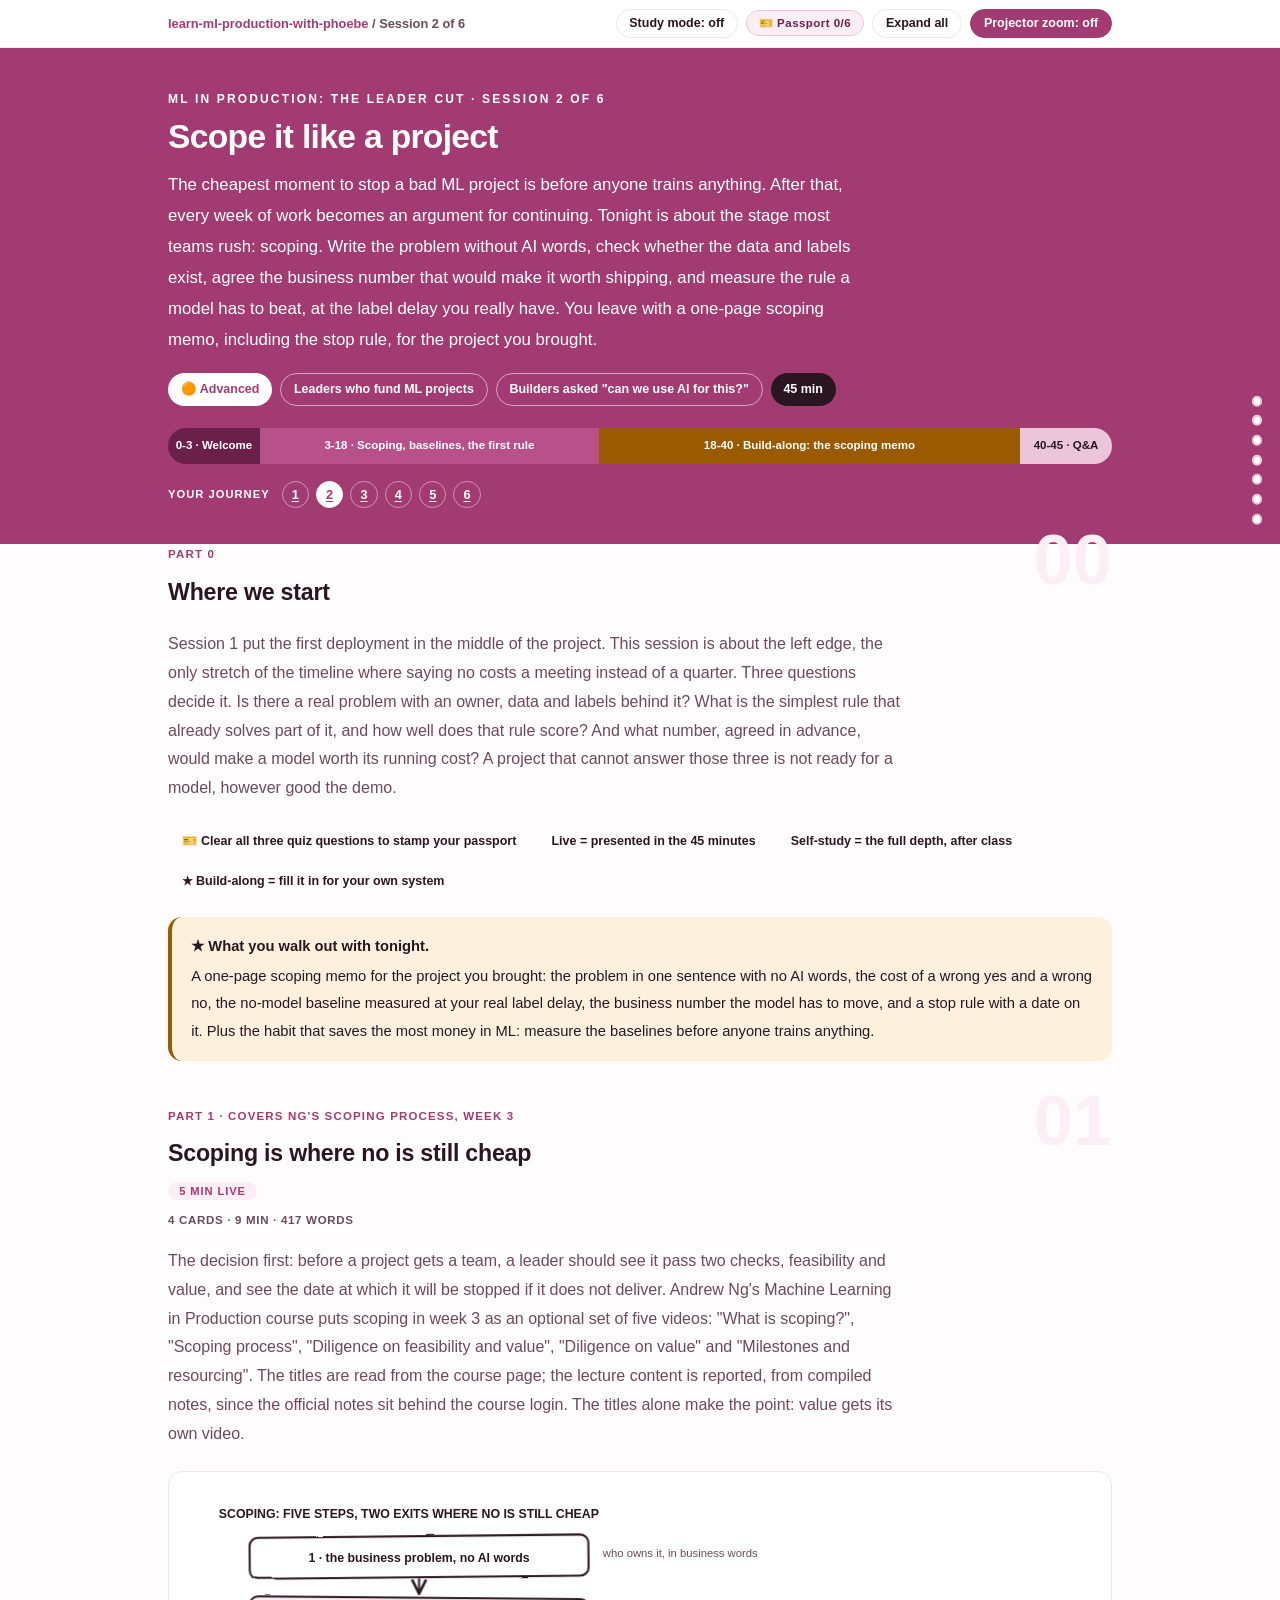
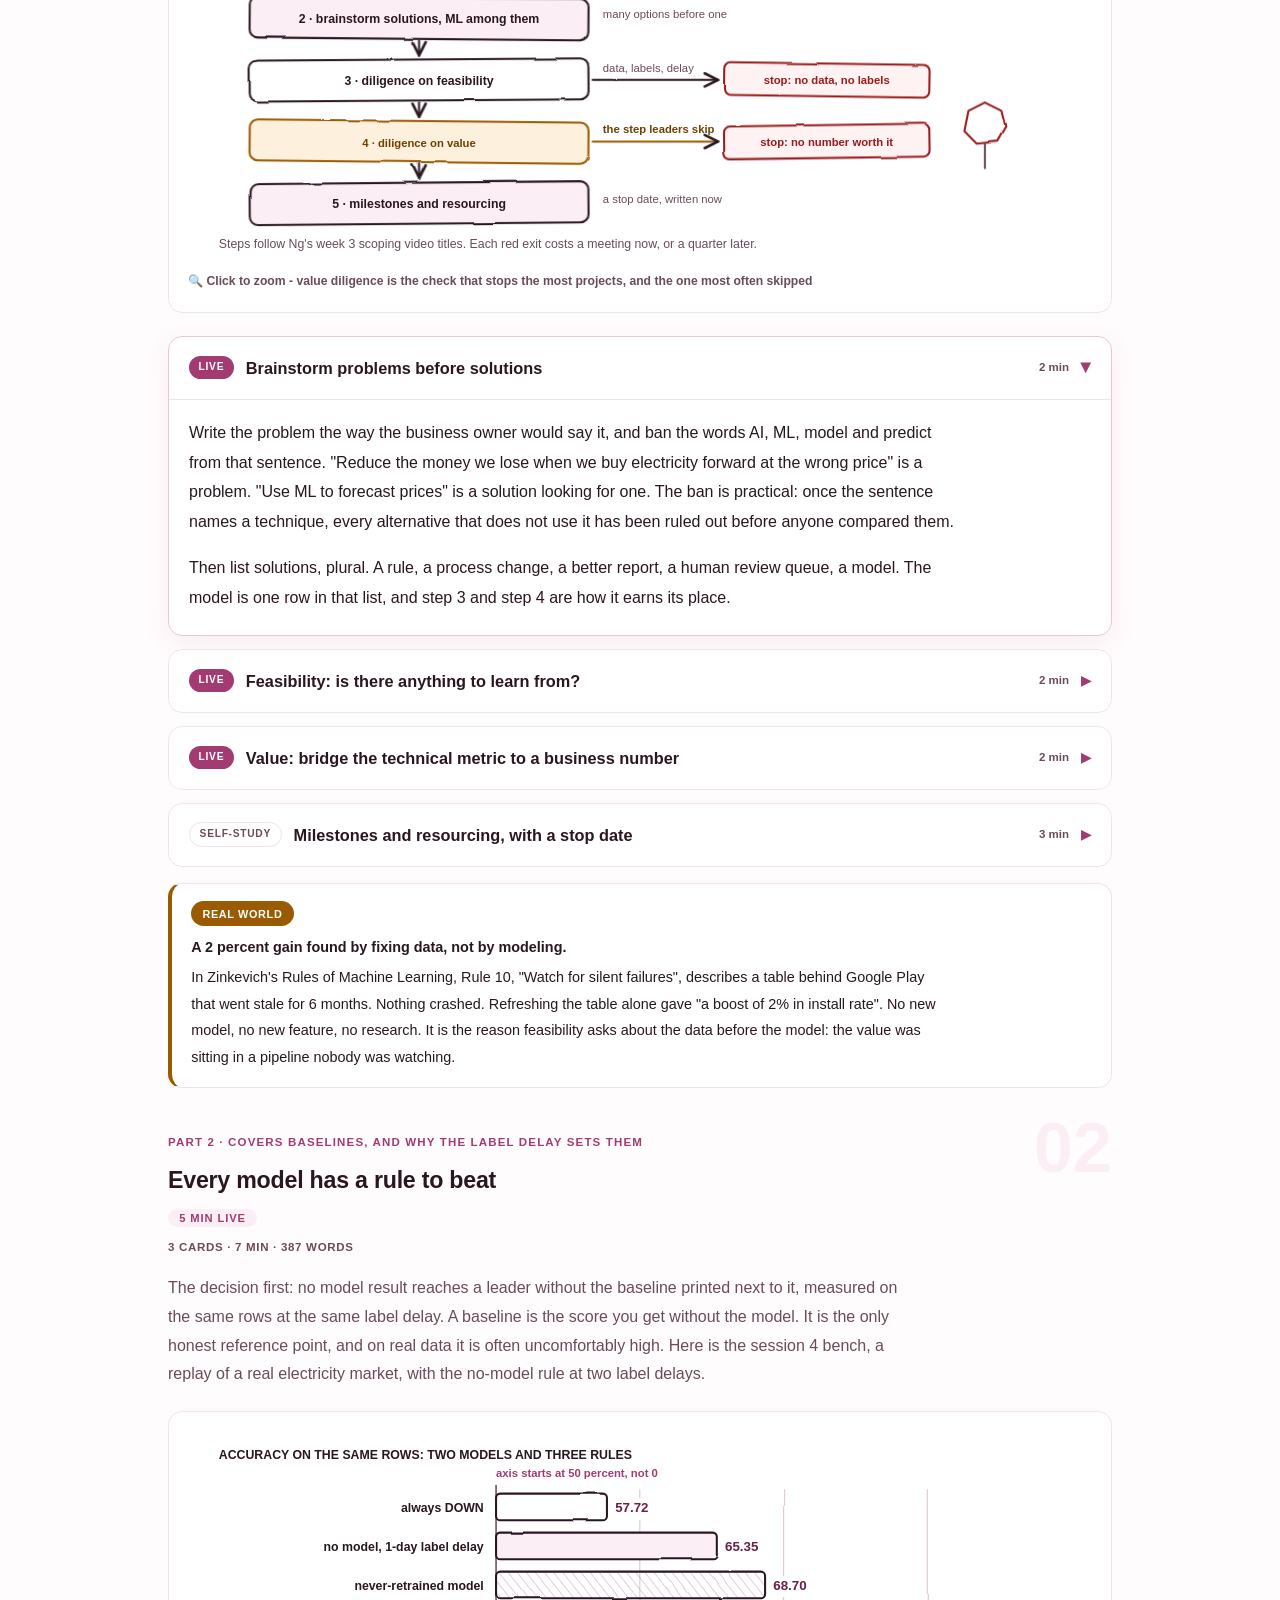
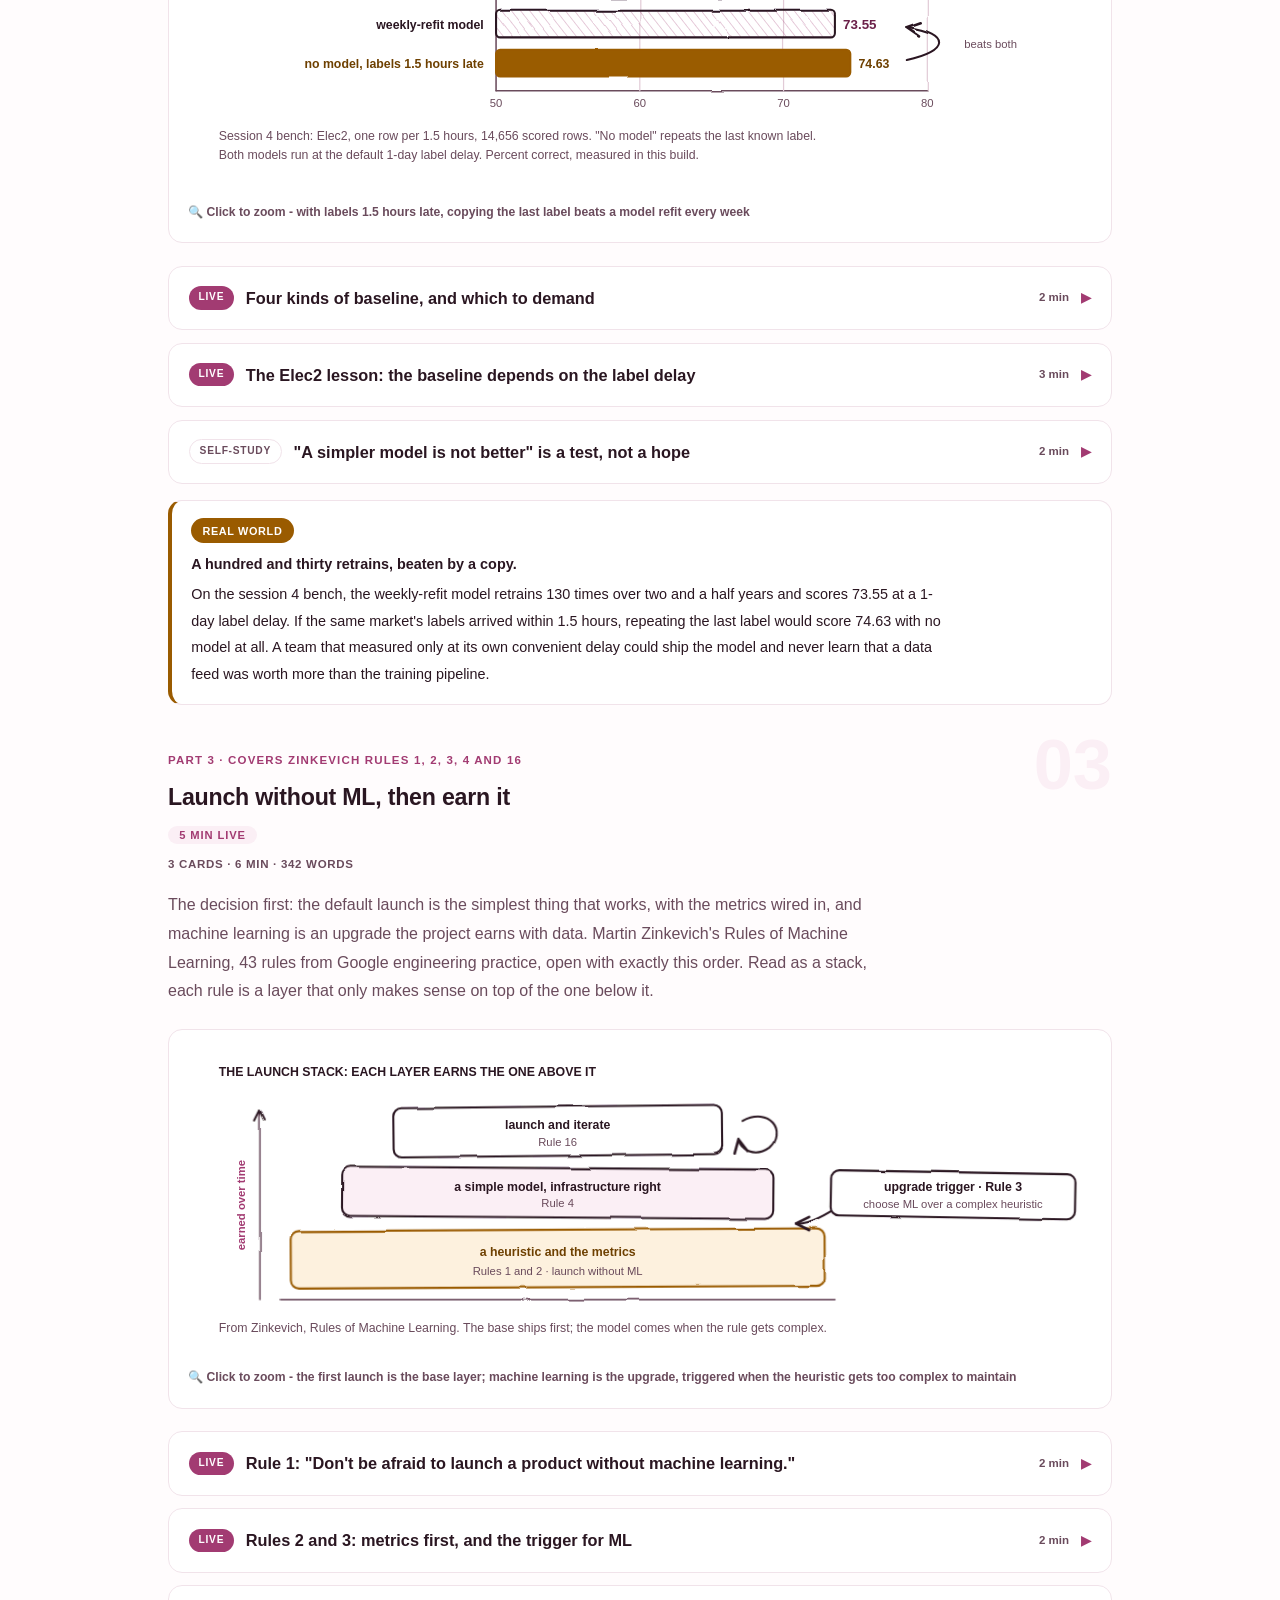
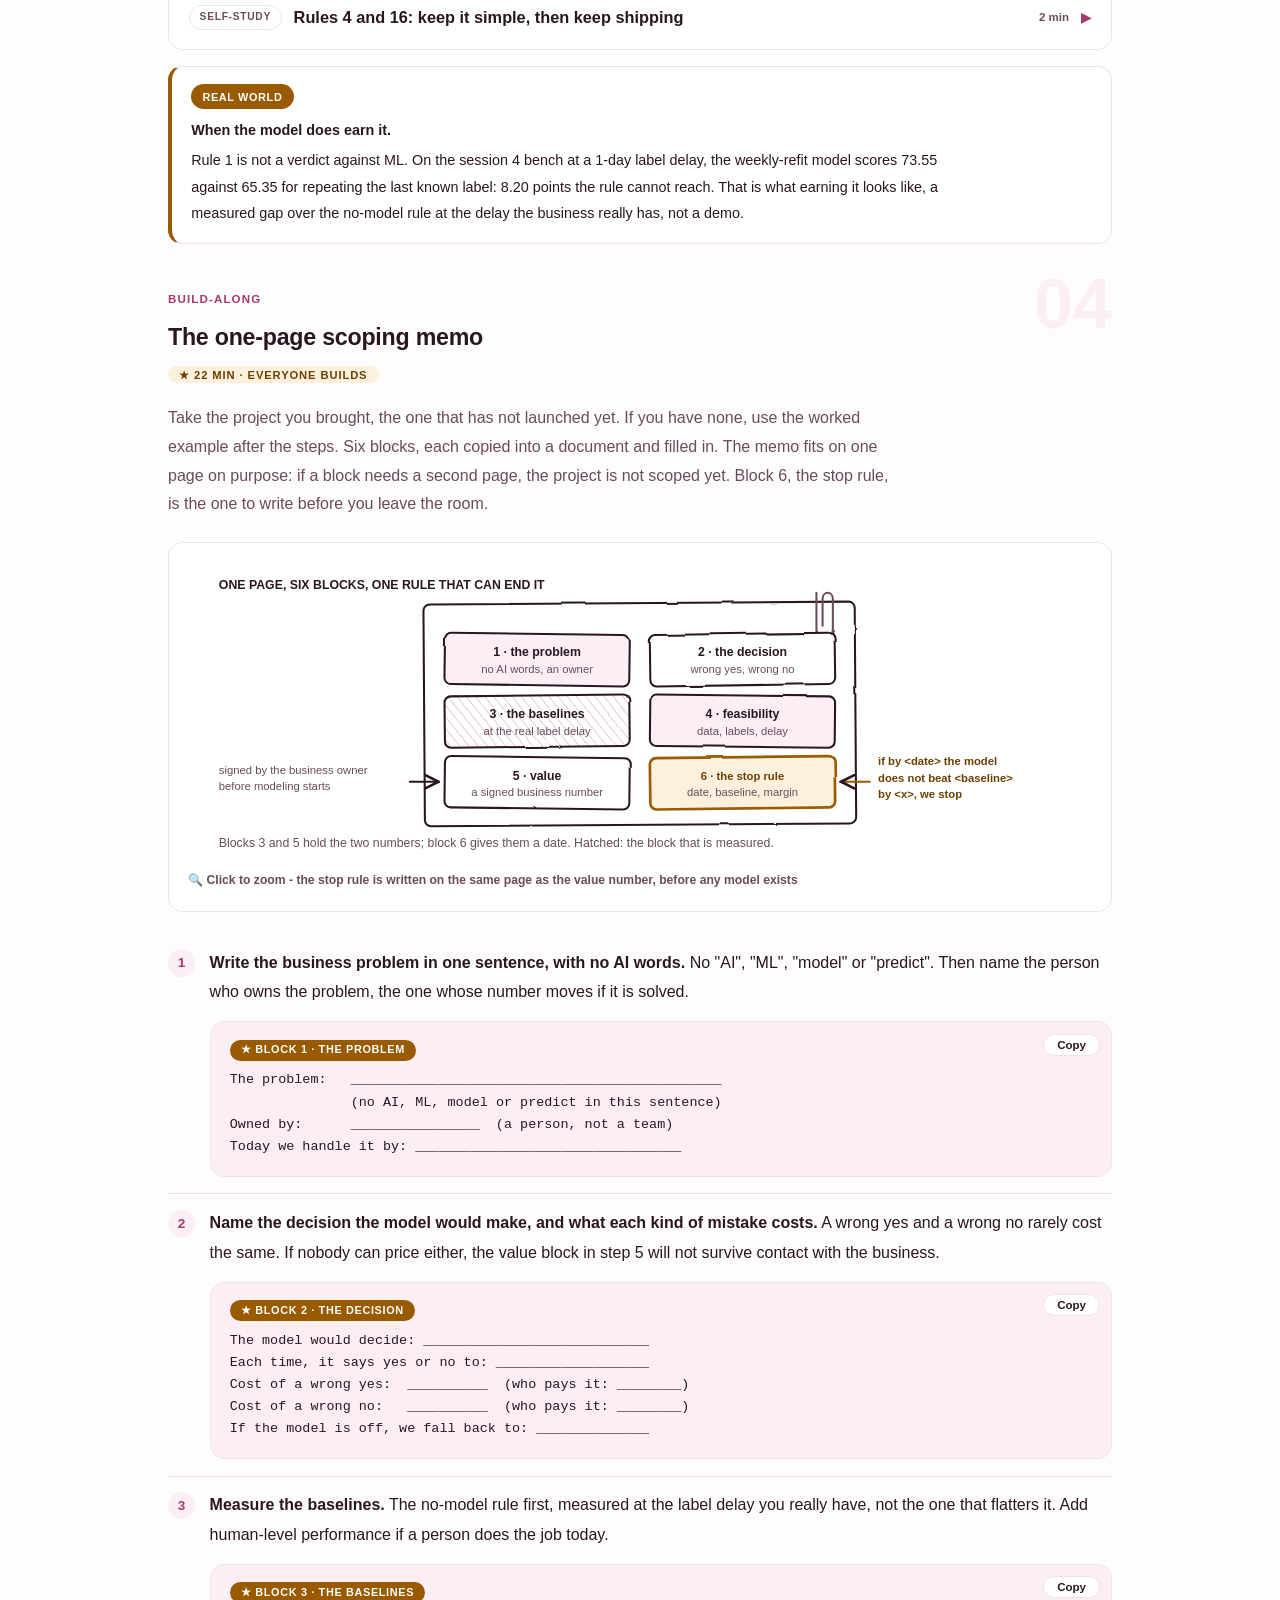
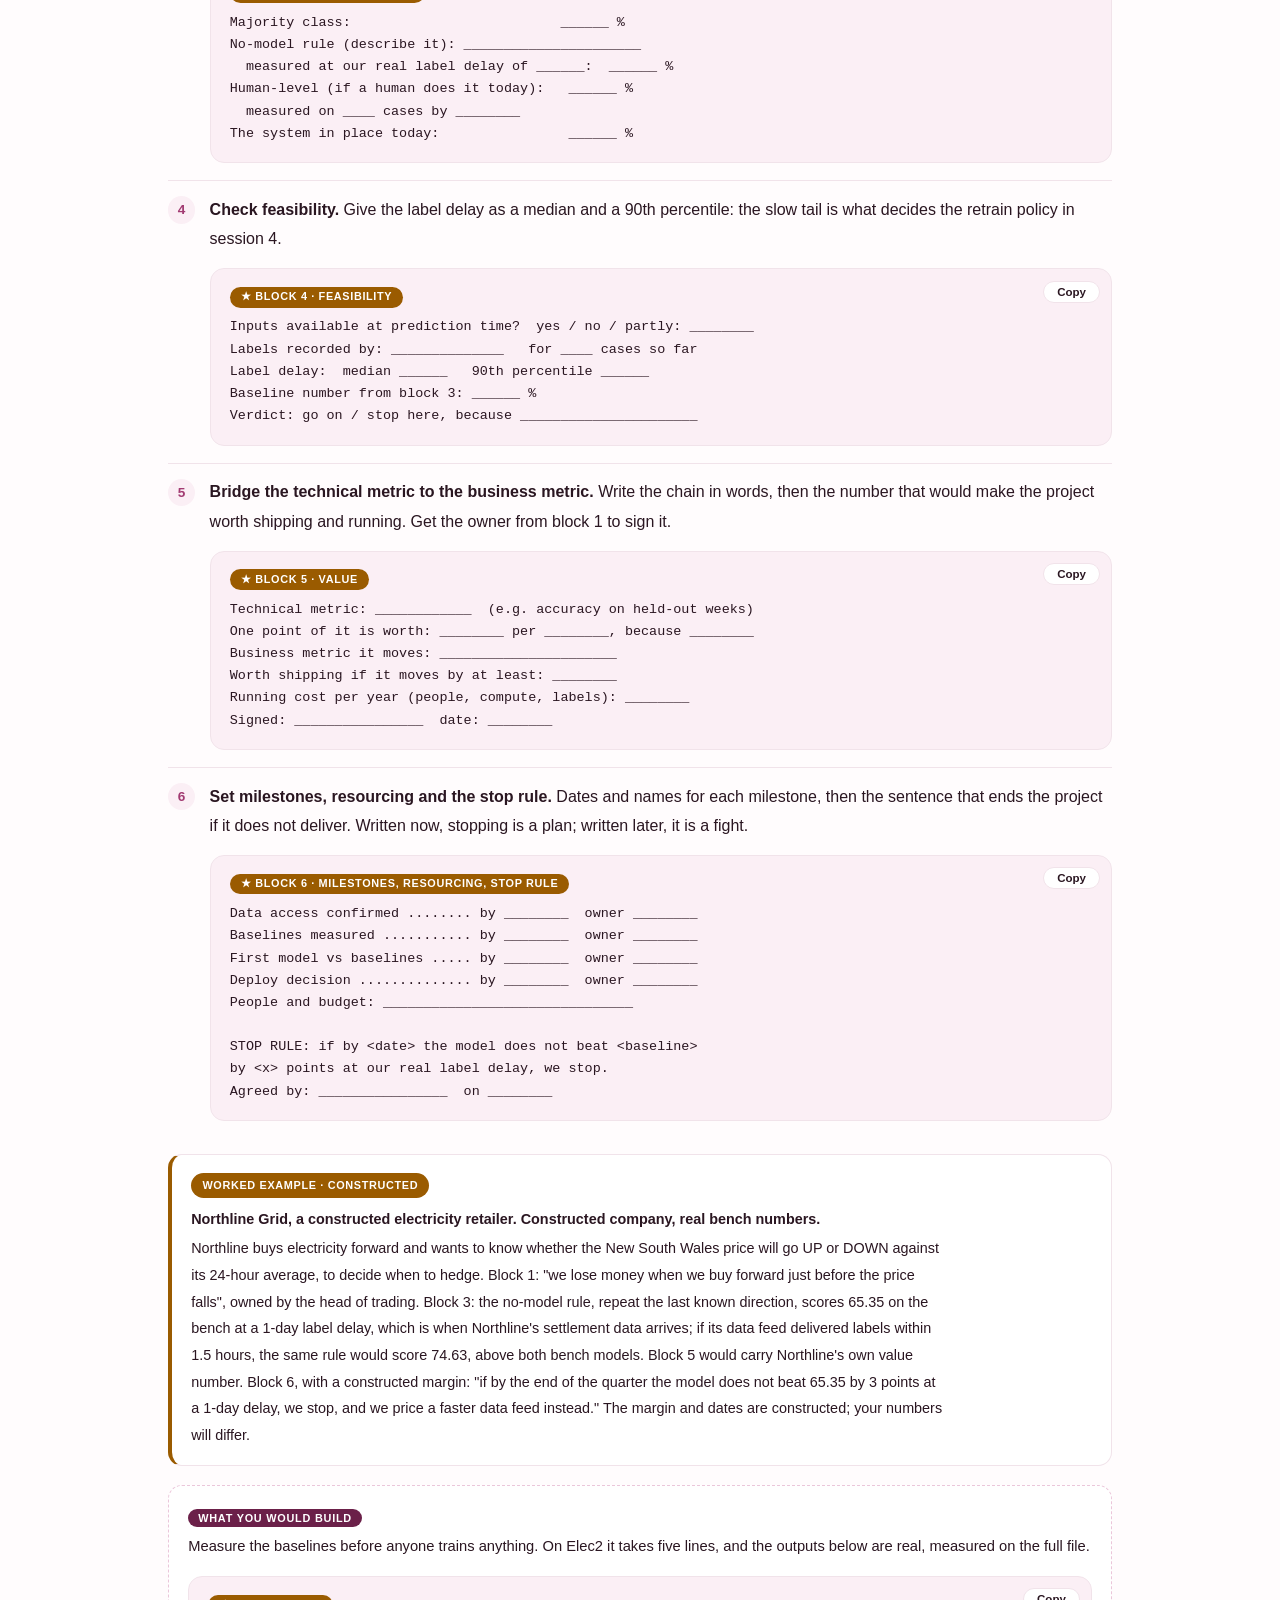
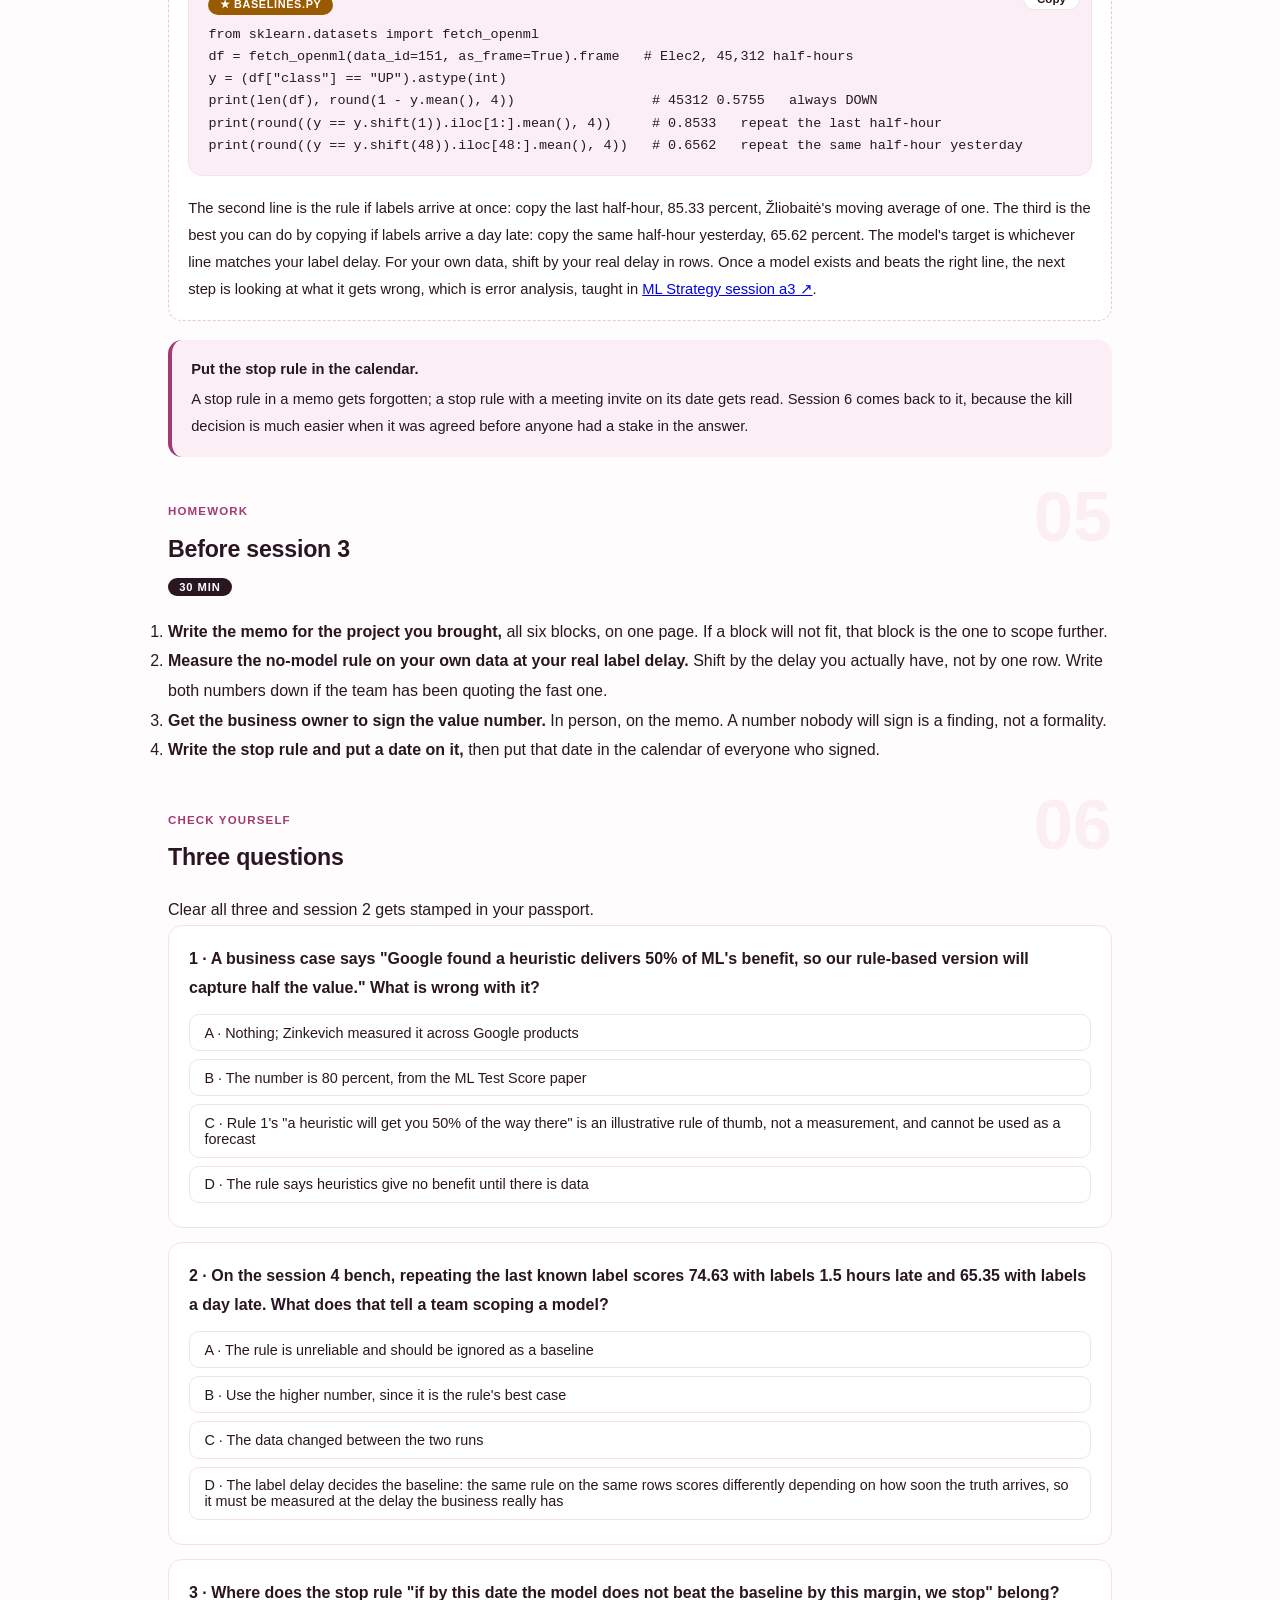
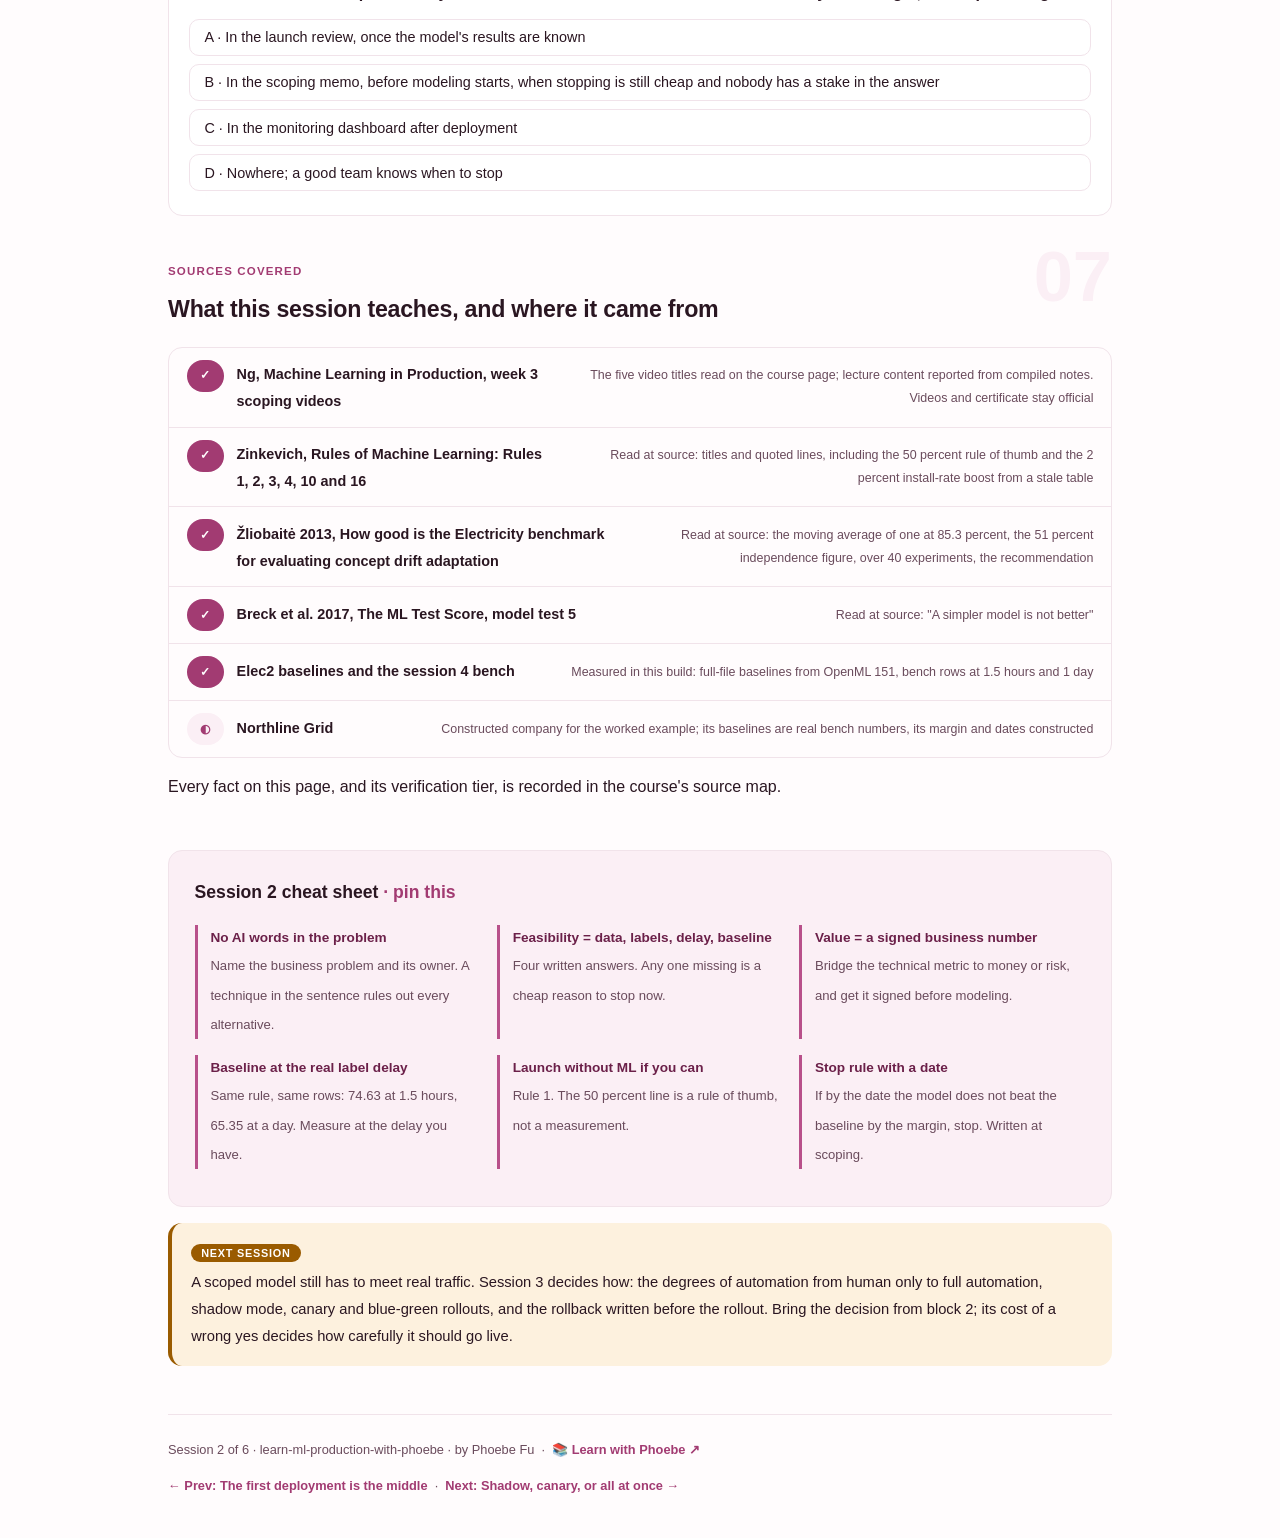
<file: courses/02-scope-it-like-a-project.html>
<!DOCTYPE html>
<html lang="en">
<head>
<meta charset="UTF-8">
<meta name="viewport" content="width=device-width, initial-scale=1.0">
<!-- social:start -->
<meta name="description" content="Session 2 of 6. Scope an ML project before any model exists: diligence on feasibility and on value, the baseline every model must beat measured at the real label delay, and Zinkevich's rule to launch without ML first. A one-page scoping memo with a stop rule.">
<meta property="og:type" content="article">
<meta property="og:site_name" content="Learn with Phoebe">
<meta property="og:title" content="Scope it like a project - learn ml production with phoebe">
<meta property="og:description" content="Session 2 of 6. Scoping is where no is still cheap. Feasibility, value, the no-model baseline at your real label delay, and a stop rule written before modeling starts.">
<meta property="og:url" content="https://phoebefu6.github.io/learn-ml-production-with-phoebe/courses/02-scope-it-like-a-project.html">
<meta property="og:image" content="https://phoebefu6.github.io/learn-ml-production-with-phoebe/assets/og-cover.png">
<meta property="og:image:width" content="1200">
<meta property="og:image:height" content="630">
<meta name="twitter:card" content="summary_large_image">
<meta name="twitter:title" content="Scope it like a project - learn ml production with phoebe">
<meta name="twitter:description" content="Session 2 of 6. Feasibility, value, the baseline at the real label delay, and a stop rule with a date.">
<meta name="twitter:image" content="https://phoebefu6.github.io/learn-ml-production-with-phoebe/assets/og-cover.png">
<!-- social:end -->
<title>Session 2 · Scope it like a project - learn ml production with phoebe</title>
<link rel="stylesheet" href="../assets/style.css?v=22">
</head>
<body>

<div class="toolbar">
  <div class="wrap">
    <span class="crumb"><a href="../index.html">learn-ml-production-with-phoebe</a> / Session 2 of 6</span>
    <button class="btn" id="toggle-all" type="button">Expand all</button>
    <button class="btn primary" id="zoom-toggle" type="button">Projector zoom: off</button>
  </div>
</div>

<header class="masthead">
  <div class="wrap">
    <div class="eyebrow">ML in Production: The Leader Cut · Session 2 of 6</div>
    <h1>Scope it like <span class="accent">a project</span></h1>
    <p class="sub">The cheapest moment to stop a bad ML project is before anyone trains anything. After that, every week of work becomes an argument for continuing. Tonight is about the stage most teams rush: scoping. Write the problem without AI words, check whether the data and labels exist, agree the business number that would make it worth shipping, and measure the rule a model has to beat, at the label delay you really have. You leave with a one-page scoping memo, including the stop rule, for the project you brought.</p>
    <div class="chip-row">
      <span class="chip level">🟠 Advanced</span>
      <span class="chip audience">Leaders who fund ML projects</span>
      <span class="chip audience">Builders asked "can we use AI for this?"</span>
      <span class="chip time">45 min</span>
    </div>
    <div class="agenda">
      <span class="a1" style="flex:1">0-3 · Welcome</span>
      <span class="a2" style="flex:4">3-18 · Scoping, baselines, the first rule</span>
      <span class="a3" style="flex:5">18-40 · Build-along: the scoping memo</span>
      <span class="a4" style="flex:1">40-45 · Q&amp;A</span>
    </div>
  </div>
</header>

<main class="wrap">

  <section class="section" id="intro">
    <div class="section-kicker">
      <span class="klabel">Part 0</span>
      <h2>Where we start</h2>
    </div>
    <p class="lede">Session 1 put the first deployment in the middle of the project. This session is about the left edge, the only stretch of the timeline where saying no costs a meeting instead of a quarter. Three questions decide it. Is there a real problem with an owner, data and labels behind it? What is the simplest rule that already solves part of it, and how well does that rule score? And what number, agreed in advance, would make a model worth its running cost? A project that cannot answer those three is not ready for a model, however good the demo.</p>

    <div class="legend">
      <span class="pill">🎫 Clear all three quiz questions to stamp your passport</span>
      <span class="pill">Live = presented in the 45 minutes</span>
      <span class="pill">Self-study = the full depth, after class</span>
      <span class="pill">★ Build-along = fill it in for your own system</span>
    </div>

    <div class="callout win">
      <p><strong>★ What you walk out with tonight.</strong> A one-page scoping memo for the project you brought: the problem in one sentence with no AI words, the cost of a wrong yes and a wrong no, the no-model baseline measured at your real label delay, the business number the model has to move, and a stop rule with a date on it. Plus the habit that saves the most money in ML: measure the baselines before anyone trains anything.</p>
    </div>
  </section>

  <section class="section" id="part-1">
    <div class="section-kicker">
      <span class="klabel">Part 1 · covers Ng's scoping process, week 3</span>
      <h2>Scoping is where no is still cheap</h2>
      <span class="tag concept">5 min live</span>
    </div>
    <p class="lede">The decision first: before a project gets a team, a leader should see it pass two checks, feasibility and value, and see the date at which it will be stopped if it does not deliver. Andrew Ng's Machine Learning in Production course puts scoping in week 3 as an optional set of five videos: "What is scoping?", "Scoping process", "Diligence on feasibility and value", "Diligence on value" and "Milestones and resourcing". The titles are read from the course page; the lecture content is reported, from compiled notes, since the official notes sit behind the course login. The titles alone make the point: value gets its own video.</p>

    <figure class="zoomable">
      <svg viewBox="0 0 880 360" xmlns="http://www.w3.org/2000/svg" role="img" aria-label="The scoping process as a decision flow of five steps from top to bottom: the business problem written without AI words, brainstorm solutions, diligence on feasibility, diligence on value, milestones and resourcing. Feasibility and value each have an arrow to the right into a stop here exit: no data or labels, and no business number worth shipping. The value diligence box is highlighted as the step leaders skip.">
        <defs>
          <filter id="s2aSk" x="-3%" y="-3%" width="106%" height="106%"><feTurbulence type="fractalNoise" baseFrequency="0.02" numOctaves="2" seed="31" result="n"/><feDisplacementMap in="SourceGraphic" in2="n" scale="2.4" xChannelSelector="R" yChannelSelector="G"/></filter>
          <pattern id="s2aHc" patternUnits="userSpaceOnUse" width="7" height="7" patternTransform="rotate(-38)"><line x1="0" y1="0" x2="0" y2="7" stroke="#A23B72" stroke-width="1" opacity=".5"/></pattern>
          <marker id="s2aAr" viewBox="0 0 10 10" refX="9" refY="5" markerWidth="8" markerHeight="8" orient="auto"><path d="M1 1 L9 5 L1 9" fill="none" stroke="#2A1621" stroke-width="1.6" stroke-linecap="round"/></marker>
        </defs>
        <style>
          .s2aH { font: 800 12px Inter, sans-serif; fill: #2A1621; }
          .s2aL { font: 600 12px Inter, sans-serif; fill: #2A1621; }
          .s2aS { font: 400 11px Inter, sans-serif; fill: #6A4B5C; }
          .s2aB { font: 800 11px Inter, sans-serif; fill: #6E4000; }
          .s2aR { font: 800 11px Inter, sans-serif; fill: #991B1B; }
          .s2aN { font: 400 12px Inter, sans-serif; fill: #6A4B5C; }
        </style>

        <text class="s2aH" x="30" y="26">SCOPING: FIVE STEPS, TWO EXITS WHERE NO IS STILL CHEAP</text>

        <g filter="url(#s2aSk)" fill="none" stroke="#2A1621" stroke-width="2" stroke-linecap="round" stroke-linejoin="round">
          <!-- steps -->
          <rect x="60" y="44" width="330" height="40" rx="8" transform="rotate(-0.6 225 64)" fill="#FFFFFF"/>
          <rect x="60" y="104" width="330" height="40" rx="8" transform="rotate(0.5 225 124)" fill="#FBEFF5"/>
          <rect x="60" y="164" width="330" height="40" rx="8" transform="rotate(-0.4 225 184)" fill="#FFFFFF"/>
          <rect x="60" y="224" width="330" height="40" rx="8" transform="rotate(0.6 225 244)" fill="#FDF1DE" stroke="#9A5B00"/>
          <rect x="60" y="284" width="330" height="40" rx="8" transform="rotate(-0.5 225 304)" fill="#FBEFF5"/>
          <!-- forward -->
          <path d="M225 86 L225 100" marker-end="url(#s2aAr)"/>
          <path d="M225 146 L225 160" marker-end="url(#s2aAr)"/>
          <path d="M225 206 L225 220" marker-end="url(#s2aAr)"/>
          <path d="M225 266 L225 280" marker-end="url(#s2aAr)"/>
          <!-- stop exits -->
          <path d="M394 184 L516 184" marker-end="url(#s2aAr)"/>
          <path d="M394 244 L516 244" stroke="#9A5B00" marker-end="url(#s2aAr)"/>
          <rect x="522" y="168" width="200" height="32" rx="6" transform="rotate(0.8 622 184)" fill="#FEF2F2" stroke="#991B1B"/>
          <rect x="522" y="228" width="200" height="32" rx="6" transform="rotate(-0.8 622 244)" fill="#FEF2F2" stroke="#991B1B"/>
          <!-- doodle: a small hand-drawn stop sign -->
          <path d="M760 214 L776 206 L792 214 L796 230 L788 244 L768 246 L756 234 Z" stroke="#991B1B"/>
          <path d="M776 246 L776 270" stroke="#6A4B5C"/>
        </g>

        <text class="s2aL" x="225" y="69" text-anchor="middle">1 · the business problem, no AI words</text>
        <text class="s2aL" x="225" y="129" text-anchor="middle">2 · brainstorm solutions, ML among them</text>
        <text class="s2aL" x="225" y="189" text-anchor="middle">3 · diligence on feasibility</text>
        <text class="s2aB" x="225" y="249" text-anchor="middle">4 · diligence on value</text>
        <text class="s2aL" x="225" y="309" text-anchor="middle">5 · milestones and resourcing</text>

        <text class="s2aS" x="404" y="64">who owns it, in business words</text>
        <text class="s2aS" x="404" y="124">many options before one</text>
        <text class="s2aS" x="404" y="176">data, labels, delay</text>
        <text class="s2aB" x="404" y="236">the step leaders skip</text>
        <text class="s2aS" x="404" y="304">a stop date, written now</text>

        <text class="s2aR" x="622" y="188" text-anchor="middle">stop: no data, no labels</text>
        <text class="s2aR" x="622" y="248" text-anchor="middle">stop: no number worth it</text>

        <text class="s2aN" x="30" y="348">Steps follow Ng's week 3 scoping video titles. Each red exit costs a meeting now, or a quarter later.</text>
      </svg>
      <figcaption>🔍 Click to zoom - value diligence is the check that stops the most projects, and the one most often skipped</figcaption>
    </figure>

    <details class="card" open>
      <summary><span class="mode live">Live</span>Brainstorm problems before solutions<span class="mini">2 min</span><span class="caret">▶</span></summary>
      <div class="body">
        <p>Write the problem the way the business owner would say it, and ban the words AI, ML, model and predict from that sentence. "Reduce the money we lose when we buy electricity forward at the wrong price" is a problem. "Use ML to forecast prices" is a solution looking for one. The ban is practical: once the sentence names a technique, every alternative that does not use it has been ruled out before anyone compared them.</p>
        <p>Then list solutions, plural. A rule, a process change, a better report, a human review queue, a model. The model is one row in that list, and step 3 and step 4 are how it earns its place.</p>
      </div>
    </details>

    <details class="card">
      <summary><span class="mode live">Live</span>Feasibility: is there anything to learn from?<span class="mini">2 min</span><span class="caret">▶</span></summary>
      <div class="body">
        <p>Four questions, each with a written answer rather than a nod:</p>
        <table class="clean">
          <tr><th>Question</th><th>Why it can stop the project</th></tr>
          <tr><td>Is there data?</td><td>The inputs the model would use must exist at prediction time, not only in a warehouse a week later</td></tr>
          <tr><td>Are there labels?</td><td>Someone or something has to record what actually happened, consistently, for enough cases</td></tr>
          <tr><td>What is the label delay?</td><td>How long after a prediction you learn whether it was right. It sets the baseline and the retrain policy; <a href="04-the-retrain-policy-bench.html">session 4</a> measures how much it matters</td></tr>
          <tr><td>Is there a baseline, or human-level performance?</td><td>If nobody can say how well the job is done today, nobody can say whether the model improved it</td></tr>
        </table>
      </div>
    </details>

    <details class="card">
      <summary><span class="mode live">Live</span>Value: bridge the technical metric to a business number<span class="mini">2 min</span><span class="caret">▶</span></summary>
      <div class="body">
        <p>Technical teams measure accuracy, precision, error. The business measures money, time, risk, customers. Value diligence is writing the bridge between them, "every accuracy point above the baseline is worth this much, because...", and then naming the number that would make the project worth shipping and running. That number is agreed with the business owner before modeling starts, not negotiated after the results are in.</p>
        <p><strong>The decision you sign:</strong> the project gets a team only when the value number has a signature next to it. If nobody on the business side will put their name to a number, that is the finding.</p>
      </div>
    </details>

    <details class="card">
      <summary><span class="mode self">Self-study</span>Milestones and resourcing, with a stop date<span class="mini">3 min</span><span class="caret">▶</span></summary>
      <div class="body">
        <p>Milestones turn a scoped project into dated checkpoints: data access confirmed, baseline measured, first model compared against it, a decision to deploy or not. Resourcing names the people and the running cost, which session 1 argued is mostly after launch.</p>
        <p>The milestone that matters most is the one teams least like writing: the date at which the project stops if it has not beaten the baseline by an agreed margin. Written at scoping, it is a plan. Written after three months of work, it is a fight, and the sunk cost usually wins it.</p>
      </div>
    </details>

    <div class="callout example">
      <span class="ex-pill">Real world</span>
      <p><strong>A 2 percent gain found by fixing data, not by modeling.</strong> In Zinkevich's Rules of Machine Learning, Rule 10, "Watch for silent failures", describes a table behind Google Play that went stale for 6 months. Nothing crashed. Refreshing the table alone gave "a boost of 2% in install rate". No new model, no new feature, no research. It is the reason feasibility asks about the data before the model: the value was sitting in a pipeline nobody was watching.</p>
    </div>
  </section>

  <section class="section" id="part-2">
    <div class="section-kicker">
      <span class="klabel">Part 2 · covers baselines, and why the label delay sets them</span>
      <h2>Every model has a rule to beat</h2>
      <span class="tag concept">5 min live</span>
    </div>
    <p class="lede">The decision first: no model result reaches a leader without the baseline printed next to it, measured on the same rows at the same label delay. A baseline is the score you get without the model. It is the only honest reference point, and on real data it is often uncomfortably high. Here is the session 4 bench, a replay of a real electricity market, with the no-model rule at two label delays.</p>

    <figure class="zoomable">
      <svg viewBox="0 0 880 350" xmlns="http://www.w3.org/2000/svg" role="img" aria-label="Accuracy on the session 4 Elec2 bench, axis starting at 50 percent. Always DOWN 57.72. No model, repeating the last known label at a 1-day delay, 65.35. Never-retrained model 68.70. Weekly-refit model 73.55. No model with labels 1.5 hours late 74.63, the highest bar, above both models.">
        <defs>
          <filter id="s2bSk" x="-3%" y="-3%" width="106%" height="106%"><feTurbulence type="fractalNoise" baseFrequency="0.02" numOctaves="2" seed="37" result="n"/><feDisplacementMap in="SourceGraphic" in2="n" scale="2.4" xChannelSelector="R" yChannelSelector="G"/></filter>
          <pattern id="s2bHc" patternUnits="userSpaceOnUse" width="7" height="7" patternTransform="rotate(-38)"><line x1="0" y1="0" x2="0" y2="7" stroke="#A23B72" stroke-width="1" opacity=".5"/></pattern>
          <marker id="s2bAr" viewBox="0 0 10 10" refX="9" refY="5" markerWidth="8" markerHeight="8" orient="auto"><path d="M1 1 L9 5 L1 9" fill="none" stroke="#2A1621" stroke-width="1.6" stroke-linecap="round"/></marker>
        </defs>
        <style>
          .s2bH { font: 800 12px Inter, sans-serif; fill: #2A1621; }
          .s2bL { font: 600 12px Inter, sans-serif; fill: #2A1621; }
          .s2bS { font: 400 11px Inter, sans-serif; fill: #6A4B5C; }
          .s2bB { font: 800 12px Inter, sans-serif; fill: #6E4000; }
          .s2bV { font: 800 13px Inter, sans-serif; fill: #6B2049; }
          .s2bA { font: 700 11px Inter, sans-serif; fill: #A23B72; }
          .s2bN { font: 400 12px Inter, sans-serif; fill: #6A4B5C; }
        </style>

        <text class="s2bH" x="30" y="26">ACCURACY ON THE SAME ROWS: TWO MODELS AND THREE RULES</text>
        <text class="s2bA" x="300" y="44">axis starts at 50 percent, not 0</text>

        <g filter="url(#s2bSk)" fill="none" stroke="#2A1621" stroke-width="2" stroke-linecap="round" stroke-linejoin="round">
          <path d="M300 52 L300 252" stroke="#6A4B5C" stroke-width="1.5"/>
          <path d="M300 252 L720 252" stroke="#6A4B5C" stroke-width="1.5"/>
          <path d="M440 56 L440 64 M440 86 L440 252 M580 56 L580 140 M580 162 L580 252 M720 56 L720 252" stroke="#E2CBD7" stroke-width="1.2"/>
          <rect x="300" y="60" width="108" height="26" rx="4" fill="#FFFFFF"/>
          <rect x="300" y="98" width="215" height="26" rx="4" fill="#FBEFF5"/>
          <rect x="300" y="136" width="262" height="26" rx="4" fill="url(#s2bHc)"/>
          <rect x="300" y="174" width="330" height="26" rx="4" fill="url(#s2bHc)"/>
          <rect x="300" y="212" width="345" height="26" rx="4" fill="#9A5B00" stroke="#9A5B00"/>
          <!-- doodle: pointer from the ochre bar to the weekly bar -->
          <path d="M700 222 C740 214 744 196 700 190" marker-end="url(#s2bAr)"/>
        </g>

        <text class="s2bL" x="288" y="78" text-anchor="end">always DOWN</text>
        <text class="s2bL" x="288" y="116" text-anchor="end">no model, 1-day label delay</text>
        <text class="s2bL" x="288" y="154" text-anchor="end">never-retrained model</text>
        <text class="s2bL" x="288" y="192" text-anchor="end">weekly-refit model</text>
        <text class="s2bB" x="288" y="230" text-anchor="end">no model, labels 1.5 hours late</text>

        <text class="s2bV" x="416" y="78">57.72</text>
        <text class="s2bV" x="523" y="116">65.35</text>
        <text class="s2bV" x="570" y="154">68.70</text>
        <text class="s2bV" x="638" y="192">73.55</text>
        <text class="s2bB" x="653" y="230">74.63</text>
        <text class="s2bS" x="756" y="210">beats both</text>

        <text class="s2bS" x="300" y="268" text-anchor="middle">50</text>
        <text class="s2bS" x="440" y="268" text-anchor="middle">60</text>
        <text class="s2bS" x="580" y="268" text-anchor="middle">70</text>
        <text class="s2bS" x="720" y="268" text-anchor="middle">80</text>

        <text class="s2bN" x="30" y="300">Session 4 bench: Elec2, one row per 1.5 hours, 14,656 scored rows. "No model" repeats the last known label.</text>
        <text class="s2bN" x="30" y="318">Both models run at the default 1-day label delay. Percent correct, measured in this build.</text>
      </svg>
      <figcaption>🔍 Click to zoom - with labels 1.5 hours late, copying the last label beats a model refit every week</figcaption>
    </figure>

    <details class="card">
      <summary><span class="mode live">Live</span>Four kinds of baseline, and which to demand<span class="mini">2 min</span><span class="caret">▶</span></summary>
      <div class="body">
        <table class="clean">
          <tr><th>Baseline</th><th>What it is</th><th>On the bench</th></tr>
          <tr><td>Majority class</td><td>Always predict the most common outcome</td><td>Always DOWN, 57.72</td></tr>
          <tr><td>A rule a clerk could run</td><td>A heuristic with no training: repeat the last known answer, a threshold, a lookup</td><td>Repeat the last known label, 65.35 at a 1-day delay</td></tr>
          <tr><td>Human-level performance</td><td>How well the person doing the job today does it, measured on the same cases</td><td>Not measured on Elec2; for your project, go and measure it</td></tr>
          <tr><td>The system in place today</td><td>Whatever the business actually runs now, however unglamorous</td><td>The number the model has to beat to change anything</td></tr>
        </table>
        <p>Demand at least the first two on every project, plus human-level whenever a human does the job today. The model's result means nothing until it sits in that table.</p>
      </div>
    </details>

    <details class="card">
      <summary><span class="mode live">Live</span>The Elec2 lesson: the baseline depends on the label delay<span class="mini">3 min</span><span class="caret">▶</span></summary>
      <div class="body">
        <p>Elec2 is one of the most used datasets for testing models that adapt to a changing world: 45,312 half-hours of the New South Wales electricity market, labelled UP or DOWN. In 2013 Indrė Žliobaitė checked it against the simplest possible rule, "repeat the current label", which she calls a moving average of one. It scores 85.3 percent on the full file, against 51 percent if the labels were independent. The file had been used in over 40 concept drift experiments, and she recommended that every result on it be compared against that rule.</p>
        <p>The bench's thinned rows, one every 1.5 hours, tell the same story with a twist. The same rule scores 74.63 when the label arrives 1.5 hours later, and 65.35 when it arrives a day later. Same data, same rule, nine points apart. The baseline is not a property of the data; it is a property of the data and how fast you learn the truth.</p>
        <p><strong>The decision you sign:</strong> a baseline measured at a label delay the business does not have is not a baseline. Ask which delay it was measured at.</p>
      </div>
    </details>

    <details class="card">
      <summary><span class="mode self">Self-study</span>"A simpler model is not better" is a test, not a hope<span class="mini">2 min</span><span class="caret">▶</span></summary>
      <div class="body">
        <p>Breck and colleagues' ML Test Score, from session 1, lists it as model development test 5: "A simpler model is not better". It is written as something a team runs and records before launch, not a belief it holds. Train the simple thing, score it on the same rows, and keep the evidence. Paired with a baseline table, it turns "the model is good" into "the model beats these specific alternatives by this much", which is the only sentence a launch review should accept.</p>
      </div>
    </details>

    <div class="callout example">
      <span class="ex-pill">Real world</span>
      <p><strong>A hundred and thirty retrains, beaten by a copy.</strong> On the session 4 bench, the weekly-refit model retrains 130 times over two and a half years and scores 73.55 at a 1-day label delay. If the same market's labels arrived within 1.5 hours, repeating the last label would score 74.63 with no model at all. A team that measured only at its own convenient delay could ship the model and never learn that a data feed was worth more than the training pipeline.</p>
    </div>
  </section>

  <section class="section" id="part-3">
    <div class="section-kicker">
      <span class="klabel">Part 3 · covers Zinkevich Rules 1, 2, 3, 4 and 16</span>
      <h2>Launch without ML, then earn it</h2>
      <span class="tag concept">5 min live</span>
    </div>
    <p class="lede">The decision first: the default launch is the simplest thing that works, with the metrics wired in, and machine learning is an upgrade the project earns with data. Martin Zinkevich's Rules of Machine Learning, 43 rules from Google engineering practice, open with exactly this order. Read as a stack, each rule is a layer that only makes sense on top of the one below it.</p>

    <figure class="zoomable">
      <svg viewBox="0 0 880 300" xmlns="http://www.w3.org/2000/svg" role="img" aria-label="Three stacked layers built upward over time. Base, highlighted: a heuristic and the metrics, Rules 1 and 2. Middle: a simple model with the infrastructure right, Rule 4. Top: launch and iterate, Rule 16, with a loop arrow. A chip to the right, Rule 3, choose ML over a complex heuristic, points at the step from the base to the middle layer as the upgrade trigger.">
        <defs>
          <filter id="s2cSk" x="-3%" y="-3%" width="106%" height="106%"><feTurbulence type="fractalNoise" baseFrequency="0.02" numOctaves="2" seed="41" result="n"/><feDisplacementMap in="SourceGraphic" in2="n" scale="2.4" xChannelSelector="R" yChannelSelector="G"/></filter>
          <pattern id="s2cHc" patternUnits="userSpaceOnUse" width="7" height="7" patternTransform="rotate(-38)"><line x1="0" y1="0" x2="0" y2="7" stroke="#A23B72" stroke-width="1" opacity=".5"/></pattern>
          <marker id="s2cAr" viewBox="0 0 10 10" refX="9" refY="5" markerWidth="8" markerHeight="8" orient="auto"><path d="M1 1 L9 5 L1 9" fill="none" stroke="#2A1621" stroke-width="1.6" stroke-linecap="round"/></marker>
        </defs>
        <style>
          .s2cH { font: 800 12px Inter, sans-serif; fill: #2A1621; }
          .s2cL { font: 600 12px Inter, sans-serif; fill: #2A1621; }
          .s2cS { font: 400 11px Inter, sans-serif; fill: #6A4B5C; }
          .s2cB { font: 800 12px Inter, sans-serif; fill: #6E4000; }
          .s2cA { font: 700 11px Inter, sans-serif; fill: #A23B72; }
          .s2cN { font: 400 12px Inter, sans-serif; fill: #6A4B5C; }
        </style>

        <text class="s2cH" x="30" y="26">THE LAUNCH STACK: EACH LAYER EARNS THE ONE ABOVE IT</text>

        <g filter="url(#s2cSk)" fill="none" stroke="#2A1621" stroke-width="2" stroke-linecap="round" stroke-linejoin="round">
          <!-- time axis -->
          <path d="M70 244 L70 60" stroke="#6A4B5C" stroke-width="1.5" marker-end="url(#s2cAr)"/>
          <!-- layers -->
          <rect x="200" y="56" width="320" height="48" rx="8" transform="rotate(-0.6 360 80)" fill="#FFFFFF"/>
          <rect x="150" y="116" width="420" height="48" rx="8" transform="rotate(0.4 360 140)" fill="#FBEFF5"/>
          <rect x="100" y="176" width="520" height="56" rx="8" transform="rotate(-0.3 360 204)" fill="#FDF1DE" stroke="#9A5B00"/>
          <path d="M90 244 L630 244" stroke="#6A4B5C" stroke-width="1.5"/>
          <!-- doodle: iterate loop on the top layer -->
          <path d="M540 70 C566 56 584 80 566 96 C552 106 538 98 536 88" marker-end="url(#s2cAr)"/>
          <!-- trigger chip -->
          <rect x="626" y="120" width="238" height="44" rx="8" transform="rotate(1 745 142)" fill="#FFFFFF"/>
          <path d="M626 158 C606 170 598 170 592 170" marker-end="url(#s2cAr)"/>
        </g>

        <text class="s2cA" x="56" y="152" text-anchor="middle" transform="rotate(-90 56 152)">earned over time</text>

        <text class="s2cL" x="360" y="78" text-anchor="middle">launch and iterate</text>
        <text class="s2cS" x="360" y="94" text-anchor="middle">Rule 16</text>
        <text class="s2cL" x="360" y="138" text-anchor="middle">a simple model, infrastructure right</text>
        <text class="s2cS" x="360" y="154" text-anchor="middle">Rule 4</text>
        <text class="s2cB" x="360" y="202" text-anchor="middle">a heuristic and the metrics</text>
        <text class="s2cS" x="360" y="220" text-anchor="middle">Rules 1 and 2 · launch without ML</text>

        <text class="s2cL" x="745" y="138" text-anchor="middle">upgrade trigger · Rule 3</text>
        <text class="s2cS" x="745" y="155" text-anchor="middle">choose ML over a complex heuristic</text>

        <text class="s2cN" x="30" y="276">From Zinkevich, Rules of Machine Learning. The base ships first; the model comes when the rule gets complex.</text>
      </svg>
      <figcaption>🔍 Click to zoom - the first launch is the base layer; machine learning is the upgrade, triggered when the heuristic gets too complex to maintain</figcaption>
    </figure>

    <details class="card">
      <summary><span class="mode live">Live</span>Rule 1: "Don't be afraid to launch a product without machine learning."<span class="mini">2 min</span><span class="caret">▶</span></summary>
      <div class="body">
        <p>The rule's own summary is blunt: "If machine learning is not absolutely required for your product, don't use it until you have data." The reason is the data, not modesty. A heuristic in production collects the inputs and the outcomes a model will later need, and it tells you what the baseline really is.</p>
        <p>The same rule carries the line that gets quoted most: "If you think that machine learning will give you a 100% boost, then a heuristic will get you 50% of the way there." Say plainly what it is: an illustrative rule of thumb from an experienced engineer, not a measurement. No study sits behind the 50 percent. Use it to set expectations, never as a forecast in a business case.</p>
      </div>
    </details>

    <details class="card">
      <summary><span class="mode live">Live</span>Rules 2 and 3: metrics first, and the trigger for ML<span class="mini">2 min</span><span class="caret">▶</span></summary>
      <div class="body">
        <p>Rule 2 is "First, design and implement metrics." Before the first model, the system should already be recording the numbers the model will be judged on, so the heuristic's score is known and the model's gain can be read against it rather than guessed.</p>
        <p>Rule 3, "Choose machine learning over a complex heuristic", names the moment to upgrade: "A simple heuristic can get your product out the door. A complex heuristic is unmaintainable." When the rule list grows into special cases nobody can reason about, a model is the cheaper thing to maintain.</p>
        <p><strong>The decision you sign:</strong> the first launch uses the simplest rule that works, with the metrics live. The model is funded when the heuristic has become complex, or the data says it is leaving value behind.</p>
      </div>
    </details>

    <details class="card">
      <summary><span class="mode self">Self-study</span>Rules 4 and 16: keep it simple, then keep shipping<span class="mini">2 min</span><span class="caret">▶</span></summary>
      <div class="body">
        <p>Rule 4, "Keep the first model simple and get the infrastructure right", explains why: "The first model provides the biggest boost to your product, so it doesn't need to be fancy." Most of the early risk is in the pipeline, not the algorithm, which is session 1's small box again.</p>
        <p>Rule 16, "Plan to launch and iterate", sets the cadence expectation: "Many teams have launched a model per quarter or more for years." A scoping memo that plans one launch and no second one has planned the easy half.</p>
      </div>
    </details>

    <div class="callout example">
      <span class="ex-pill">Real world</span>
      <p><strong>When the model does earn it.</strong> Rule 1 is not a verdict against ML. On the session 4 bench at a 1-day label delay, the weekly-refit model scores 73.55 against 65.35 for repeating the last known label: 8.20 points the rule cannot reach. That is what earning it looks like, a measured gap over the no-model rule at the delay the business really has, not a demo.</p>
    </div>
  </section>

  <section class="section" id="demo-1">
    <div class="section-kicker">
      <span class="klabel">Build-along</span>
      <h2>The one-page scoping memo</h2>
      <span class="tag demo">★ 22 min · everyone builds</span>
    </div>
    <p class="lede">Take the project you brought, the one that has not launched yet. If you have none, use the worked example after the steps. Six blocks, each copied into a document and filled in. The memo fits on one page on purpose: if a block needs a second page, the project is not scoped yet. Block 6, the stop rule, is the one to write before you leave the room.</p>

    <figure class="zoomable">
      <svg viewBox="0 0 880 290" xmlns="http://www.w3.org/2000/svg" role="img" aria-label="The scoping memo drawn as one page with six blocks in three rows of two: the problem, the decision, the baselines, feasibility, value, and the stop rule. The stop rule block is highlighted and annotated: if by a date the model does not beat the baseline by a margin, we stop. The value block is annotated as signed by the business owner.">
        <defs>
          <filter id="s2dSk" x="-3%" y="-3%" width="106%" height="106%"><feTurbulence type="fractalNoise" baseFrequency="0.02" numOctaves="2" seed="43" result="n"/><feDisplacementMap in="SourceGraphic" in2="n" scale="2.4" xChannelSelector="R" yChannelSelector="G"/></filter>
          <pattern id="s2dHc" patternUnits="userSpaceOnUse" width="7" height="7" patternTransform="rotate(-38)"><line x1="0" y1="0" x2="0" y2="7" stroke="#A23B72" stroke-width="1" opacity=".5"/></pattern>
          <marker id="s2dAr" viewBox="0 0 10 10" refX="9" refY="5" markerWidth="8" markerHeight="8" orient="auto"><path d="M1 1 L9 5 L1 9" fill="none" stroke="#2A1621" stroke-width="1.6" stroke-linecap="round"/></marker>
        </defs>
        <style>
          .s2dH { font: 800 12px Inter, sans-serif; fill: #2A1621; }
          .s2dL { font: 600 12px Inter, sans-serif; fill: #2A1621; }
          .s2dS { font: 400 11px Inter, sans-serif; fill: #6A4B5C; }
          .s2dB { font: 800 11px Inter, sans-serif; fill: #6E4000; }
          .s2dN { font: 400 12px Inter, sans-serif; fill: #6A4B5C; }
        </style>

        <text class="s2dH" x="30" y="26">ONE PAGE, SIX BLOCKS, ONE RULE THAT CAN END IT</text>

        <g filter="url(#s2dSk)" fill="none" stroke="#2A1621" stroke-width="2" stroke-linecap="round" stroke-linejoin="round">
          <!-- the page -->
          <rect x="230" y="40" width="420" height="216" rx="6" transform="rotate(-0.4 440 148)" fill="#FFFFFF"/>
          <!-- doodle: paperclip -->
          <path d="M612 30 L612 66 C612 76 628 76 628 66 L628 36 C628 28 618 28 618 36 L618 62" stroke="#6A4B5C"/>
          <!-- blocks -->
          <rect x="250" y="70" width="180" height="50" rx="6" transform="rotate(0.8 340 95)" fill="#FBEFF5"/>
          <rect x="450" y="70" width="180" height="50" rx="6" transform="rotate(-0.8 540 95)" fill="#FFFFFF"/>
          <rect x="250" y="130" width="180" height="50" rx="6" transform="rotate(-0.6 340 155)" fill="url(#s2dHc)"/>
          <rect x="450" y="130" width="180" height="50" rx="6" transform="rotate(0.6 540 155)" fill="#FBEFF5"/>
          <rect x="250" y="190" width="180" height="50" rx="6" transform="rotate(0.7 340 215)" fill="#FFFFFF"/>
          <rect x="450" y="190" width="180" height="50" rx="6" transform="rotate(-0.7 540 215)" fill="#FDF1DE" stroke="#9A5B00" stroke-width="2.6"/>
          <!-- annotations -->
          <path d="M216 214 L244 214" marker-end="url(#s2dAr)"/>
          <path d="M664 214 L636 214" stroke="#9A5B00" marker-end="url(#s2dAr)"/>
        </g>

        <text class="s2dL" x="340" y="92" text-anchor="middle">1 · the problem</text>
        <text class="s2dS" x="340" y="108" text-anchor="middle">no AI words, an owner</text>
        <text class="s2dL" x="540" y="92" text-anchor="middle">2 · the decision</text>
        <text class="s2dS" x="540" y="108" text-anchor="middle">wrong yes, wrong no</text>
        <text class="s2dL" x="340" y="152" text-anchor="middle">3 · the baselines</text>
        <text class="s2dS" x="340" y="168" text-anchor="middle">at the real label delay</text>
        <text class="s2dL" x="540" y="152" text-anchor="middle">4 · feasibility</text>
        <text class="s2dS" x="540" y="168" text-anchor="middle">data, labels, delay</text>
        <text class="s2dL" x="340" y="212" text-anchor="middle">5 · value</text>
        <text class="s2dS" x="340" y="228" text-anchor="middle">a signed business number</text>
        <text class="s2dB" x="540" y="212" text-anchor="middle">6 · the stop rule</text>
        <text class="s2dS" x="540" y="228" text-anchor="middle">date, baseline, margin</text>

        <text class="s2dS" x="30" y="206">signed by the business owner</text>
        <text class="s2dS" x="30" y="222">before modeling starts</text>
        <text class="s2dB" x="672" y="198">if by &lt;date&gt; the model</text>
        <text class="s2dB" x="672" y="214">does not beat &lt;baseline&gt;</text>
        <text class="s2dB" x="672" y="230">by &lt;x&gt;, we stop</text>

        <text class="s2dN" x="30" y="278">Blocks 3 and 5 hold the two numbers; block 6 gives them a date. Hatched: the block that is measured.</text>
      </svg>
      <figcaption>🔍 Click to zoom - the stop rule is written on the same page as the value number, before any model exists</figcaption>
    </figure>

    <div class="steps">
      <div class="step">
        <p><strong>Write the business problem in one sentence, with no AI words.</strong> No "AI", "ML", "model" or "predict". Then name the person who owns the problem, the one whose number moves if it is solved.</p>
        <div class="prompt-box good"><span class="label">★ Block 1 · the problem</span>The problem:   ______________________________________________
               (no AI, ML, model or predict in this sentence)
Owned by:      ________________  (a person, not a team)
Today we handle it by: _________________________________</div>
      </div>
      <div class="step">
        <p><strong>Name the decision the model would make, and what each kind of mistake costs.</strong> A wrong yes and a wrong no rarely cost the same. If nobody can price either, the value block in step 5 will not survive contact with the business.</p>
        <div class="prompt-box good"><span class="label">★ Block 2 · the decision</span>The model would decide: ____________________________
Each time, it says yes or no to: ___________________
Cost of a wrong yes:  __________  (who pays it: ________)
Cost of a wrong no:   __________  (who pays it: ________)
If the model is off, we fall back to: ______________</div>
      </div>
      <div class="step">
        <p><strong>Measure the baselines.</strong> The no-model rule first, measured at the label delay you really have, not the one that flatters it. Add human-level performance if a person does the job today.</p>
        <div class="prompt-box good"><span class="label">★ Block 3 · the baselines</span>Majority class:                          ______ %
No-model rule (describe it): ______________________
  measured at our real label delay of ______:  ______ %
Human-level (if a human does it today):   ______ %
  measured on ____ cases by ________
The system in place today:                ______ %</div>
      </div>
      <div class="step">
        <p><strong>Check feasibility.</strong> Give the label delay as a median and a 90th percentile: the slow tail is what decides the retrain policy in session 4.</p>
        <div class="prompt-box good"><span class="label">★ Block 4 · feasibility</span>Inputs available at prediction time?  yes / no / partly: ________
Labels recorded by: ______________   for ____ cases so far
Label delay:  median ______   90th percentile ______
Baseline number from block 3: ______ %
Verdict: go on / stop here, because ______________________</div>
      </div>
      <div class="step">
        <p><strong>Bridge the technical metric to the business metric.</strong> Write the chain in words, then the number that would make the project worth shipping and running. Get the owner from block 1 to sign it.</p>
        <div class="prompt-box good"><span class="label">★ Block 5 · value</span>Technical metric: ____________  (e.g. accuracy on held-out weeks)
One point of it is worth: ________ per ________, because ________
Business metric it moves: ______________________
Worth shipping if it moves by at least: ________
Running cost per year (people, compute, labels): ________
Signed: ________________  date: ________</div>
      </div>
      <div class="step">
        <p><strong>Set milestones, resourcing and the stop rule.</strong> Dates and names for each milestone, then the sentence that ends the project if it does not deliver. Written now, stopping is a plan; written later, it is a fight.</p>
        <div class="prompt-box good"><span class="label">★ Block 6 · milestones, resourcing, stop rule</span>Data access confirmed ........ by ________  owner ________
Baselines measured ........... by ________  owner ________
First model vs baselines ..... by ________  owner ________
Deploy decision .............. by ________  owner ________
People and budget: _______________________________

STOP RULE: if by &lt;date&gt; the model does not beat &lt;baseline&gt;
by &lt;x&gt; points at our real label delay, we stop.
Agreed by: ________________  on ________</div>
      </div>
    </div>

    <div class="callout example">
      <span class="ex-pill">Worked example · constructed</span>
      <p><strong>Northline Grid, a constructed electricity retailer. Constructed company, real bench numbers.</strong> Northline buys electricity forward and wants to know whether the New South Wales price will go UP or DOWN against its 24-hour average, to decide when to hedge. Block 1: "we lose money when we buy forward just before the price falls", owned by the head of trading. Block 3: the no-model rule, repeat the last known direction, scores 65.35 on the bench at a 1-day label delay, which is when Northline's settlement data arrives; if its data feed delivered labels within 1.5 hours, the same rule would score 74.63, above both bench models. Block 5 would carry Northline's own value number. Block 6, with a constructed margin: "if by the end of the quarter the model does not beat 65.35 by 3 points at a 1-day delay, we stop, and we price a faster data feed instead." The margin and dates are constructed; your numbers will differ.</p>
    </div>

    <div class="wyb">
      <span class="wyb-pill">What you would build</span>
      <p>Measure the baselines before anyone trains anything. On Elec2 it takes five lines, and the outputs below are real, measured on the full file.</p>
      <div class="prompt-box good"><span class="label">★ baselines.py</span>from sklearn.datasets import fetch_openml
df = fetch_openml(data_id=151, as_frame=True).frame   # Elec2, 45,312 half-hours
y = (df["class"] == "UP").astype(int)
print(len(df), round(1 - y.mean(), 4))                 # 45312 0.5755   always DOWN
print(round((y == y.shift(1)).iloc[1:].mean(), 4))     # 0.8533   repeat the last half-hour
print(round((y == y.shift(48)).iloc[48:].mean(), 4))   # 0.6562   repeat the same half-hour yesterday</div>
      <p>The second line is the rule if labels arrive at once: copy the last half-hour, 85.33 percent, Žliobaitė's moving average of one. The third is the best you can do by copying if labels arrive a day late: copy the same half-hour yesterday, 65.62 percent. The model's target is whichever line matches your label delay. For your own data, shift by your real delay in rows. Once a model exists and beats the right line, the next step is looking at what it gets wrong, which is error analysis, taught in <a href="https://phoebefu6.github.io/learn-ml-strategy-with-phoebe/courses/a3-look-at-100-mistakes.html">ML Strategy session a3 ↗</a>.</p>
    </div>

    <div class="callout tip">
      <p><strong>Put the stop rule in the calendar.</strong> A stop rule in a memo gets forgotten; a stop rule with a meeting invite on its date gets read. Session 6 comes back to it, because the kill decision is much easier when it was agreed before anyone had a stake in the answer.</p>
    </div>
  </section>

  <section class="section" id="exercise">
    <div class="section-kicker">
      <span class="klabel">Homework</span>
      <h2>Before session 3</h2>
      <span class="tag exercise">30 min</span>
    </div>
    <ol>
      <li><strong>Write the memo for the project you brought,</strong> all six blocks, on one page. If a block will not fit, that block is the one to scope further.</li>
      <li><strong>Measure the no-model rule on your own data at your real label delay.</strong> Shift by the delay you actually have, not by one row. Write both numbers down if the team has been quoting the fast one.</li>
      <li><strong>Get the business owner to sign the value number.</strong> In person, on the memo. A number nobody will sign is a finding, not a formality.</li>
      <li><strong>Write the stop rule and put a date on it,</strong> then put that date in the calendar of everyone who signed.</li>
    </ol>
  </section>

  <section class="section" id="quiz">
    <div class="section-kicker">
      <span class="klabel">Check yourself</span>
      <h2>Three questions</h2>
    </div>
    <p>Clear all three and session 2 gets stamped in your passport.</p>

    <div class="quiz-q" data-answer="2">
      <p class="qtext">1 · A business case says "Google found a heuristic delivers 50% of ML's benefit, so our rule-based version will capture half the value." What is wrong with it?</p>
      <button class="qopt" type="button">A · Nothing; Zinkevich measured it across Google products</button>
      <button class="qopt" type="button">B · The number is 80 percent, from the ML Test Score paper</button>
      <button class="qopt" type="button">C · Rule 1's "a heuristic will get you 50% of the way there" is an illustrative rule of thumb, not a measurement, and cannot be used as a forecast</button>
      <button class="qopt" type="button">D · The rule says heuristics give no benefit until there is data</button>
      <p class="qwhy">The line illustrates why launching without ML is reasonable. No study sits behind the 50 percent; the business case needs its own baseline measured on its own data.</p>
    </div>

    <div class="quiz-q" data-answer="3">
      <p class="qtext">2 · On the session 4 bench, repeating the last known label scores 74.63 with labels 1.5 hours late and 65.35 with labels a day late. What does that tell a team scoping a model?</p>
      <button class="qopt" type="button">A · The rule is unreliable and should be ignored as a baseline</button>
      <button class="qopt" type="button">B · Use the higher number, since it is the rule's best case</button>
      <button class="qopt" type="button">C · The data changed between the two runs</button>
      <button class="qopt" type="button">D · The label delay decides the baseline: the same rule on the same rows scores differently depending on how soon the truth arrives, so it must be measured at the delay the business really has</button>
      <p class="qwhy">Same data, same rule, nine points apart. A baseline measured at a faster delay than you have makes the model look worse than it is; one measured slower makes it look better.</p>
    </div>

    <div class="quiz-q" data-answer="1">
      <p class="qtext">3 · Where does the stop rule "if by this date the model does not beat the baseline by this margin, we stop" belong?</p>
      <button class="qopt" type="button">A · In the launch review, once the model's results are known</button>
      <button class="qopt" type="button">B · In the scoping memo, before modeling starts, when stopping is still cheap and nobody has a stake in the answer</button>
      <button class="qopt" type="button">C · In the monitoring dashboard after deployment</button>
      <button class="qopt" type="button">D · Nowhere; a good team knows when to stop</button>
      <p class="qwhy">Written at scoping, the stop rule is a plan. Written after months of work, the sunk cost argues against it every time.</p>
    </div>

    <p class="quiz-score"></p>
  </section>

  <section class="section" id="official">
    <div class="section-kicker">
      <span class="klabel">Sources covered</span>
      <h2>What this session teaches, and where it came from</h2>
    </div>
    <div class="covered">
      <div class="covered-row"><span class="status pill solid">✓</span><span class="name">Ng, Machine Learning in Production, week 3 scoping videos</span><span class="note">The five video titles read on the course page; lecture content reported from compiled notes. Videos and certificate stay official</span></div>
      <div class="covered-row"><span class="status pill solid">✓</span><span class="name">Zinkevich, Rules of Machine Learning: Rules 1, 2, 3, 4, 10 and 16</span><span class="note">Read at source: titles and quoted lines, including the 50 percent rule of thumb and the 2 percent install-rate boost from a stale table</span></div>
      <div class="covered-row"><span class="status pill solid">✓</span><span class="name">Žliobaitė 2013, How good is the Electricity benchmark for evaluating concept drift adaptation</span><span class="note">Read at source: the moving average of one at 85.3 percent, the 51 percent independence figure, over 40 experiments, the recommendation</span></div>
      <div class="covered-row"><span class="status pill solid">✓</span><span class="name">Breck et al. 2017, The ML Test Score, model test 5</span><span class="note">Read at source: "A simpler model is not better"</span></div>
      <div class="covered-row"><span class="status pill solid">✓</span><span class="name">Elec2 baselines and the session 4 bench</span><span class="note">Measured in this build: full-file baselines from OpenML 151, bench rows at 1.5 hours and 1 day</span></div>
      <div class="covered-row"><span class="status pill light">◐</span><span class="name">Northline Grid</span><span class="note">Constructed company for the worked example; its baselines are real bench numbers, its margin and dates constructed</span></div>
    </div>
    <p class="mono" style="margin-top:14px">Every fact on this page, and its verification tier, is recorded in the course's source map.</p>
  </section>

  <section class="cheat" id="cheatsheet">
    <h3>Session 2 cheat sheet <span>· pin this</span></h3>
    <div class="grid-2">
      <div class="cheat-item"><b>No AI words in the problem</b><span>Name the business problem and its owner. A technique in the sentence rules out every alternative.</span></div>
      <div class="cheat-item"><b>Feasibility = data, labels, delay, baseline</b><span>Four written answers. Any one missing is a cheap reason to stop now.</span></div>
      <div class="cheat-item"><b>Value = a signed business number</b><span>Bridge the technical metric to money or risk, and get it signed before modeling.</span></div>
      <div class="cheat-item"><b>Baseline at the real label delay</b><span>Same rule, same rows: 74.63 at 1.5 hours, 65.35 at a day. Measure at the delay you have.</span></div>
      <div class="cheat-item"><b>Launch without ML if you can</b><span>Rule 1. The 50 percent line is a rule of thumb, not a measurement.</span></div>
      <div class="cheat-item"><b>Stop rule with a date</b><span>If by the date the model does not beat the baseline by the margin, stop. Written at scoping.</span></div>
    </div>
  </section>

  <div class="callout next">
    <span class="nx-pill">Next session</span>
    <p>A scoped model still has to meet real traffic. Session 3 decides how: the degrees of automation from human only to full automation, shadow mode, canary and blue-green rollouts, and the rollback written before the rollout. Bring the decision from block 2; its cost of a wrong yes decides how carefully it should go live.</p>
  </div>

  <footer class="pagefoot">
    <span>Session 2 of 6 · learn-ml-production-with-phoebe · by Phoebe Fu &nbsp;·&nbsp; 📚 <a href="https://phoebefu6.github.io/learn-with-phoebe/">Learn with Phoebe ↗</a></span>
    <span><a href="01-the-first-deployment-is-the-middle.html">← Prev: The first deployment is the middle</a> &nbsp;·&nbsp; <a href="03-shadow-canary-or-all-at-once.html">Next: Shadow, canary, or all at once →</a></span>
  </footer>

</main>

<script src="../assets/app.js?v=20"></script>
</body>
</html>
</file>
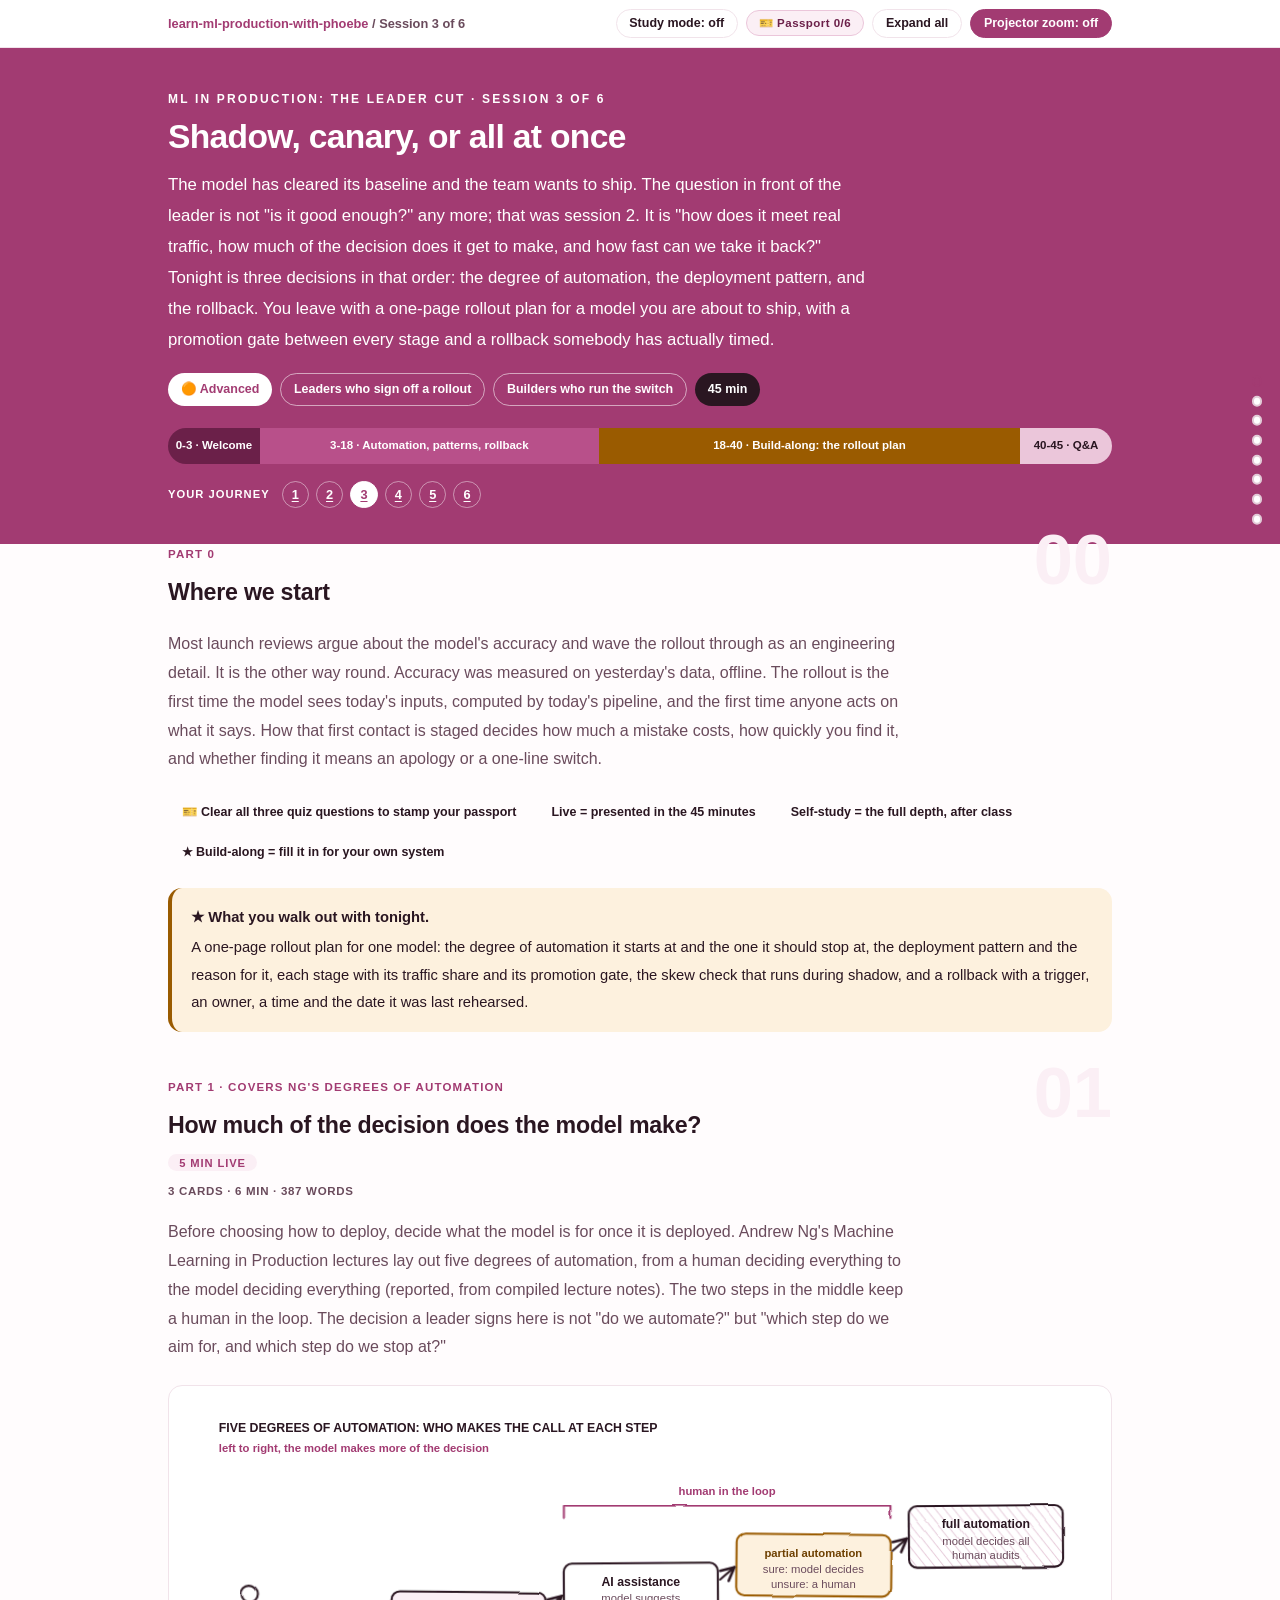
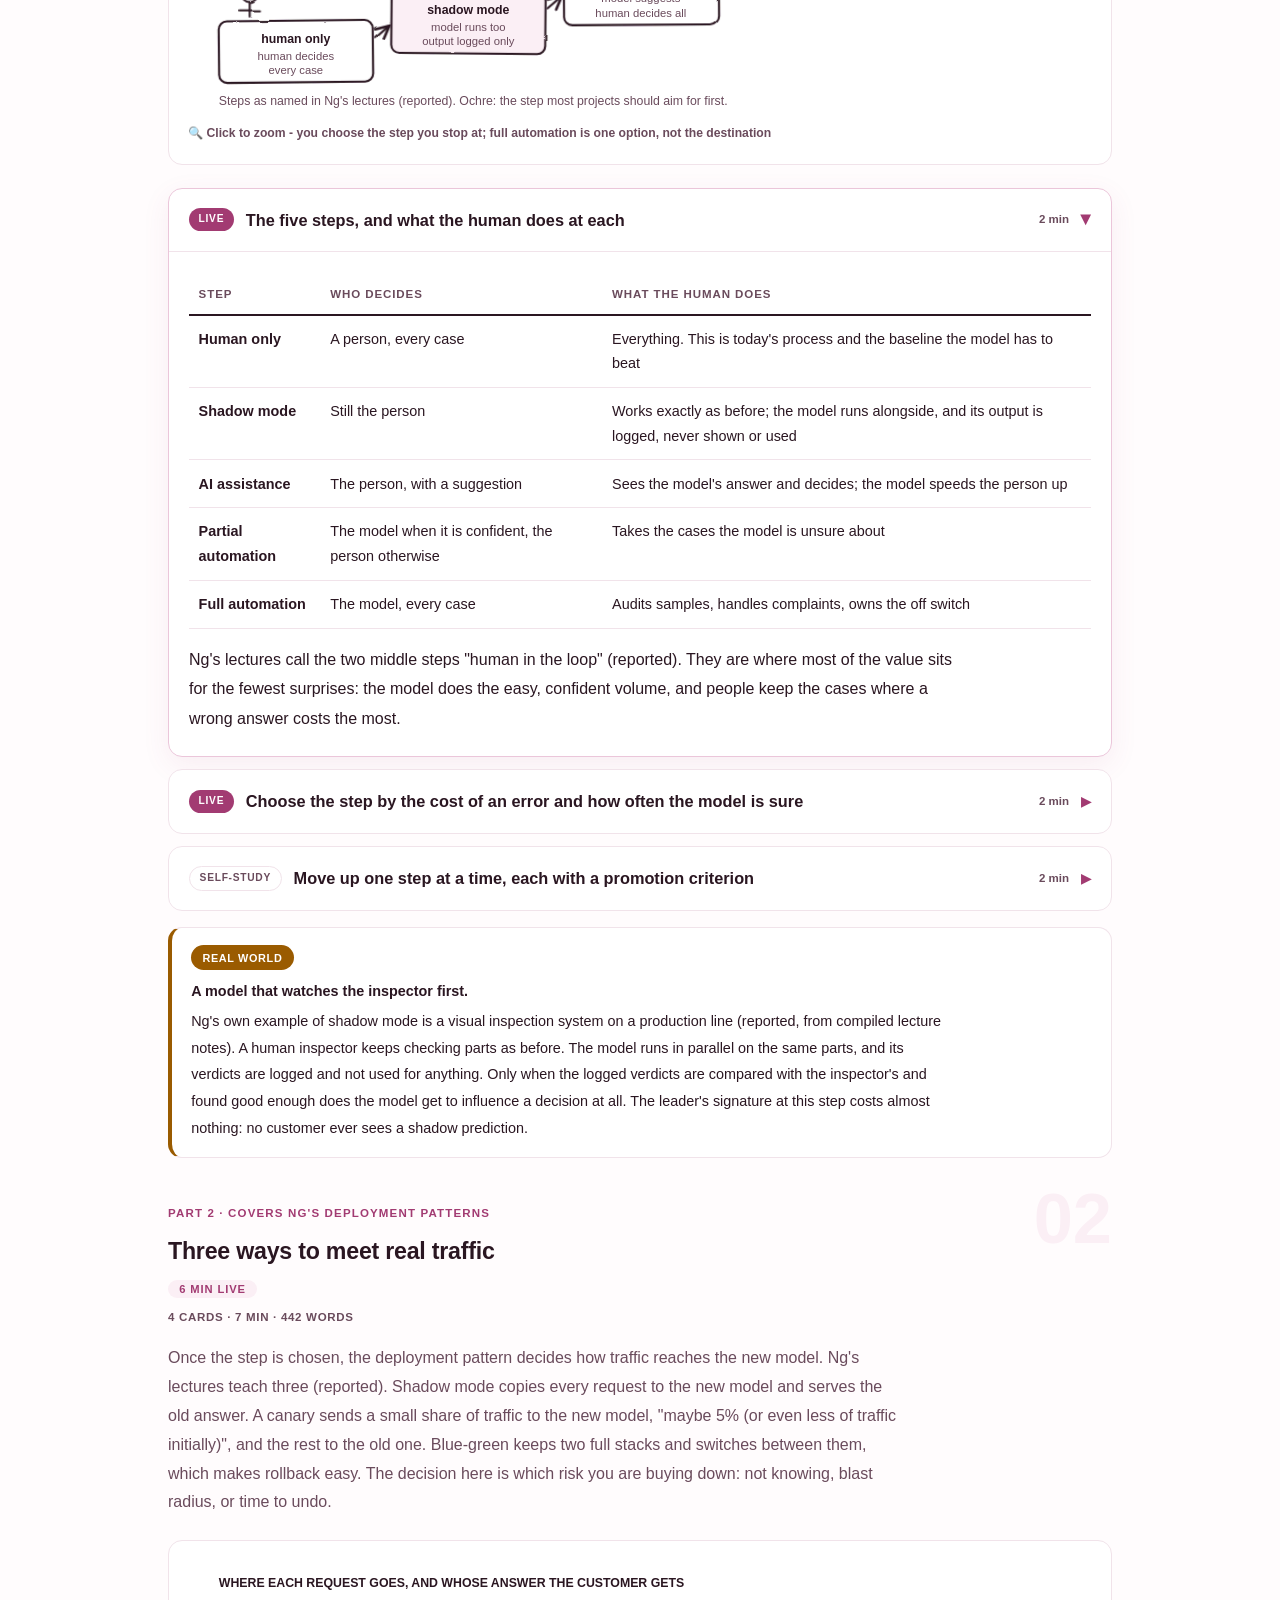
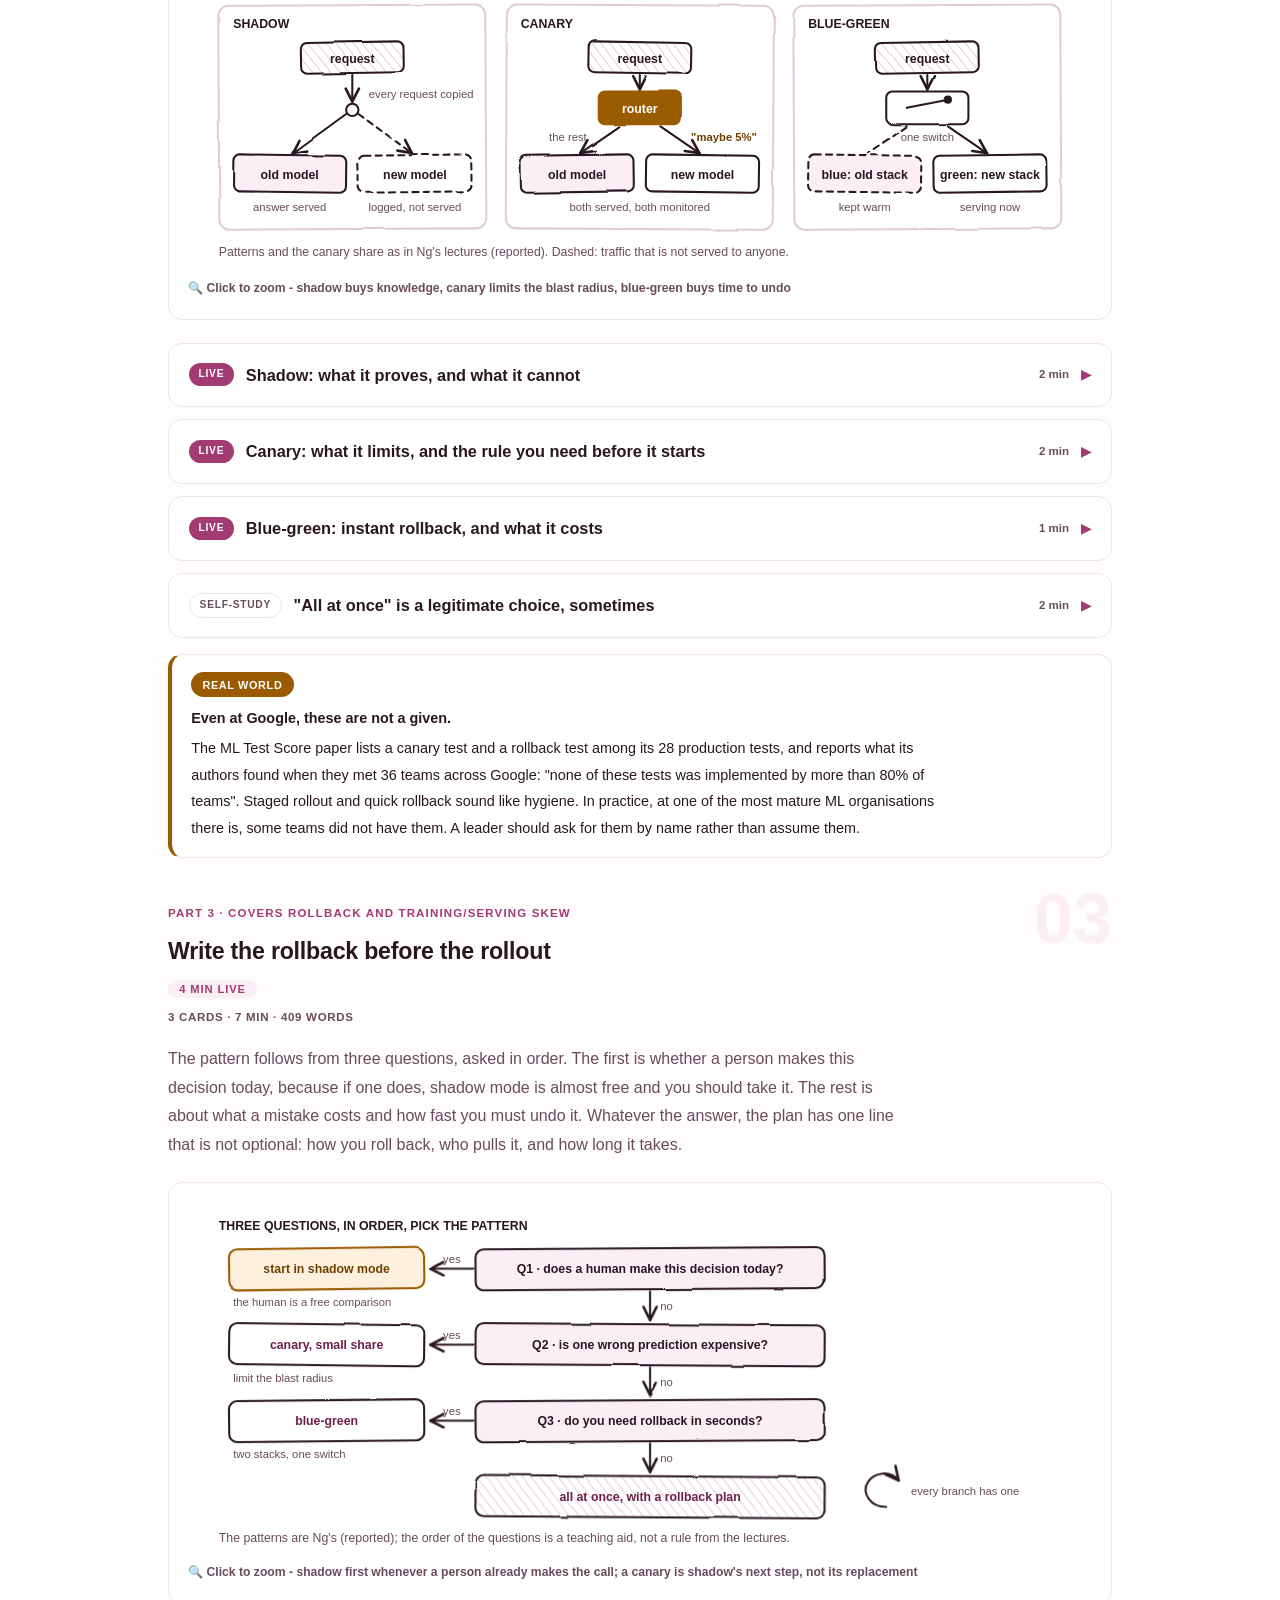
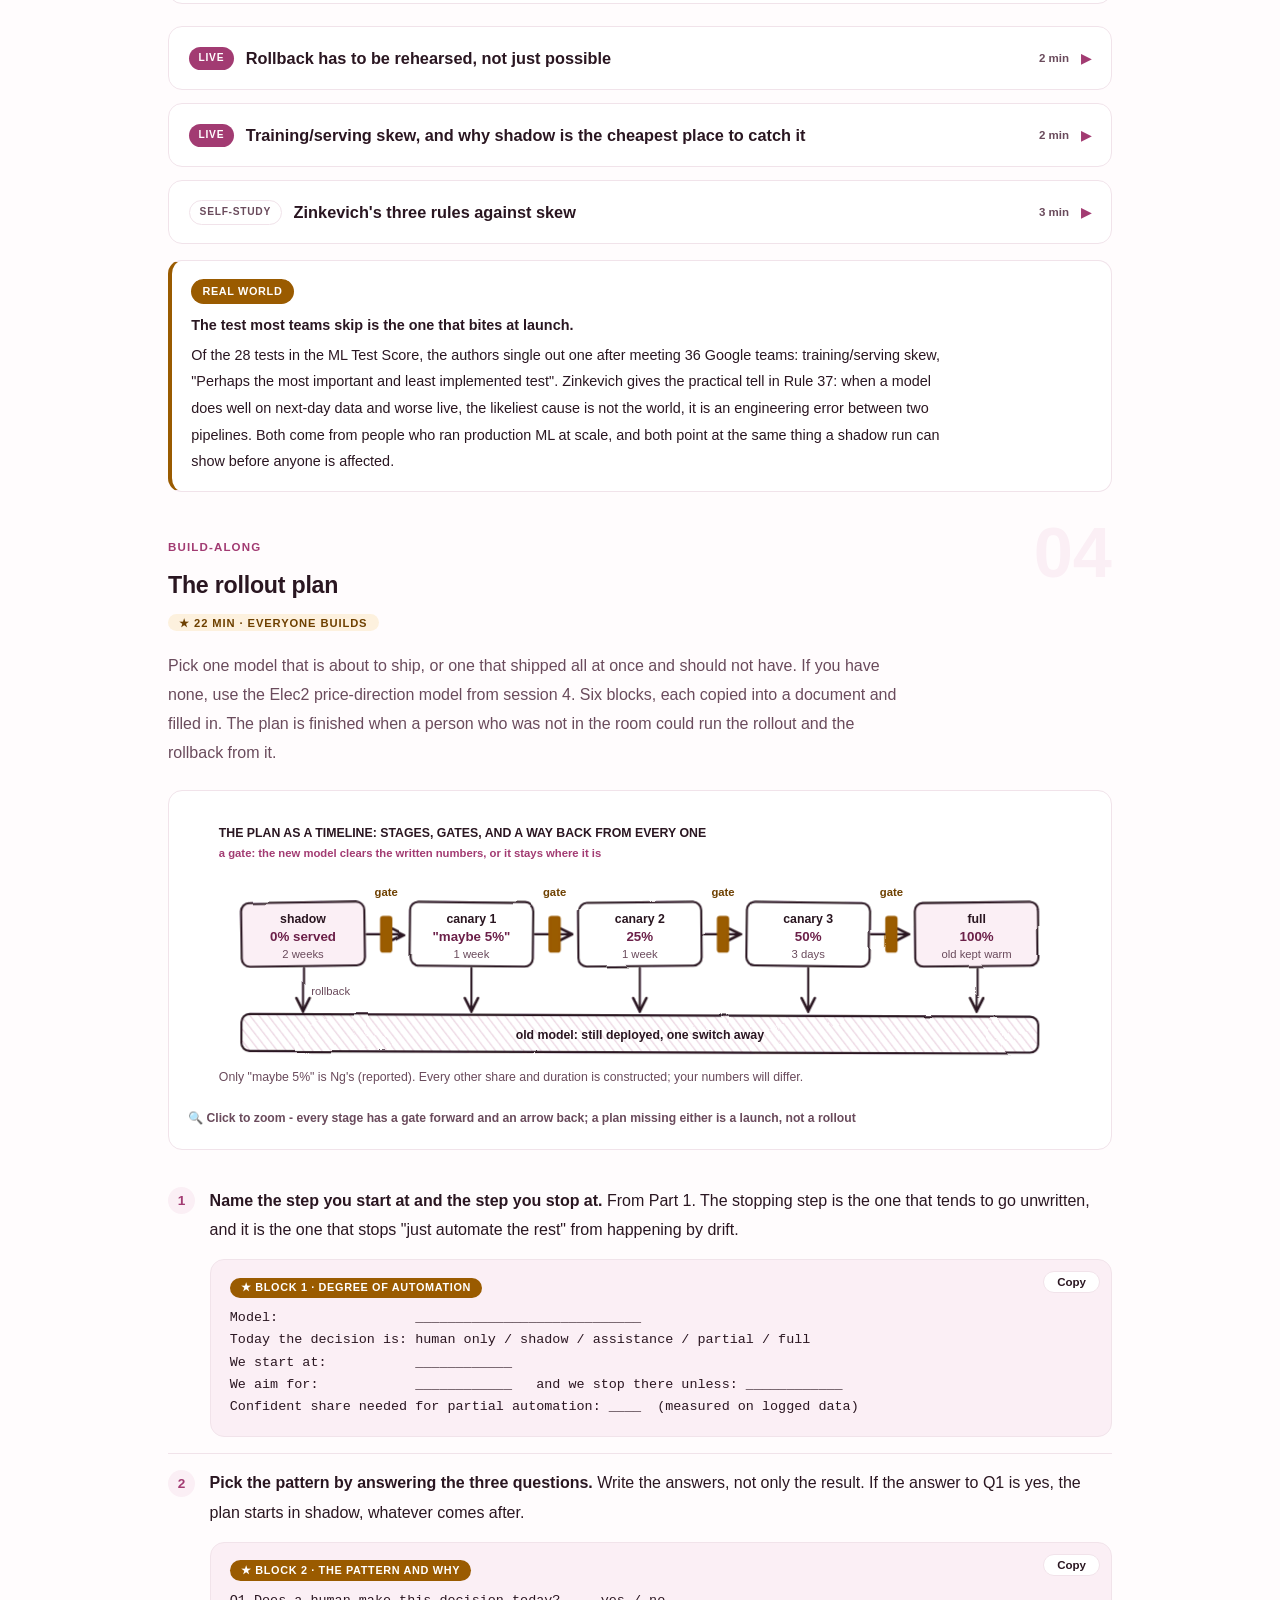
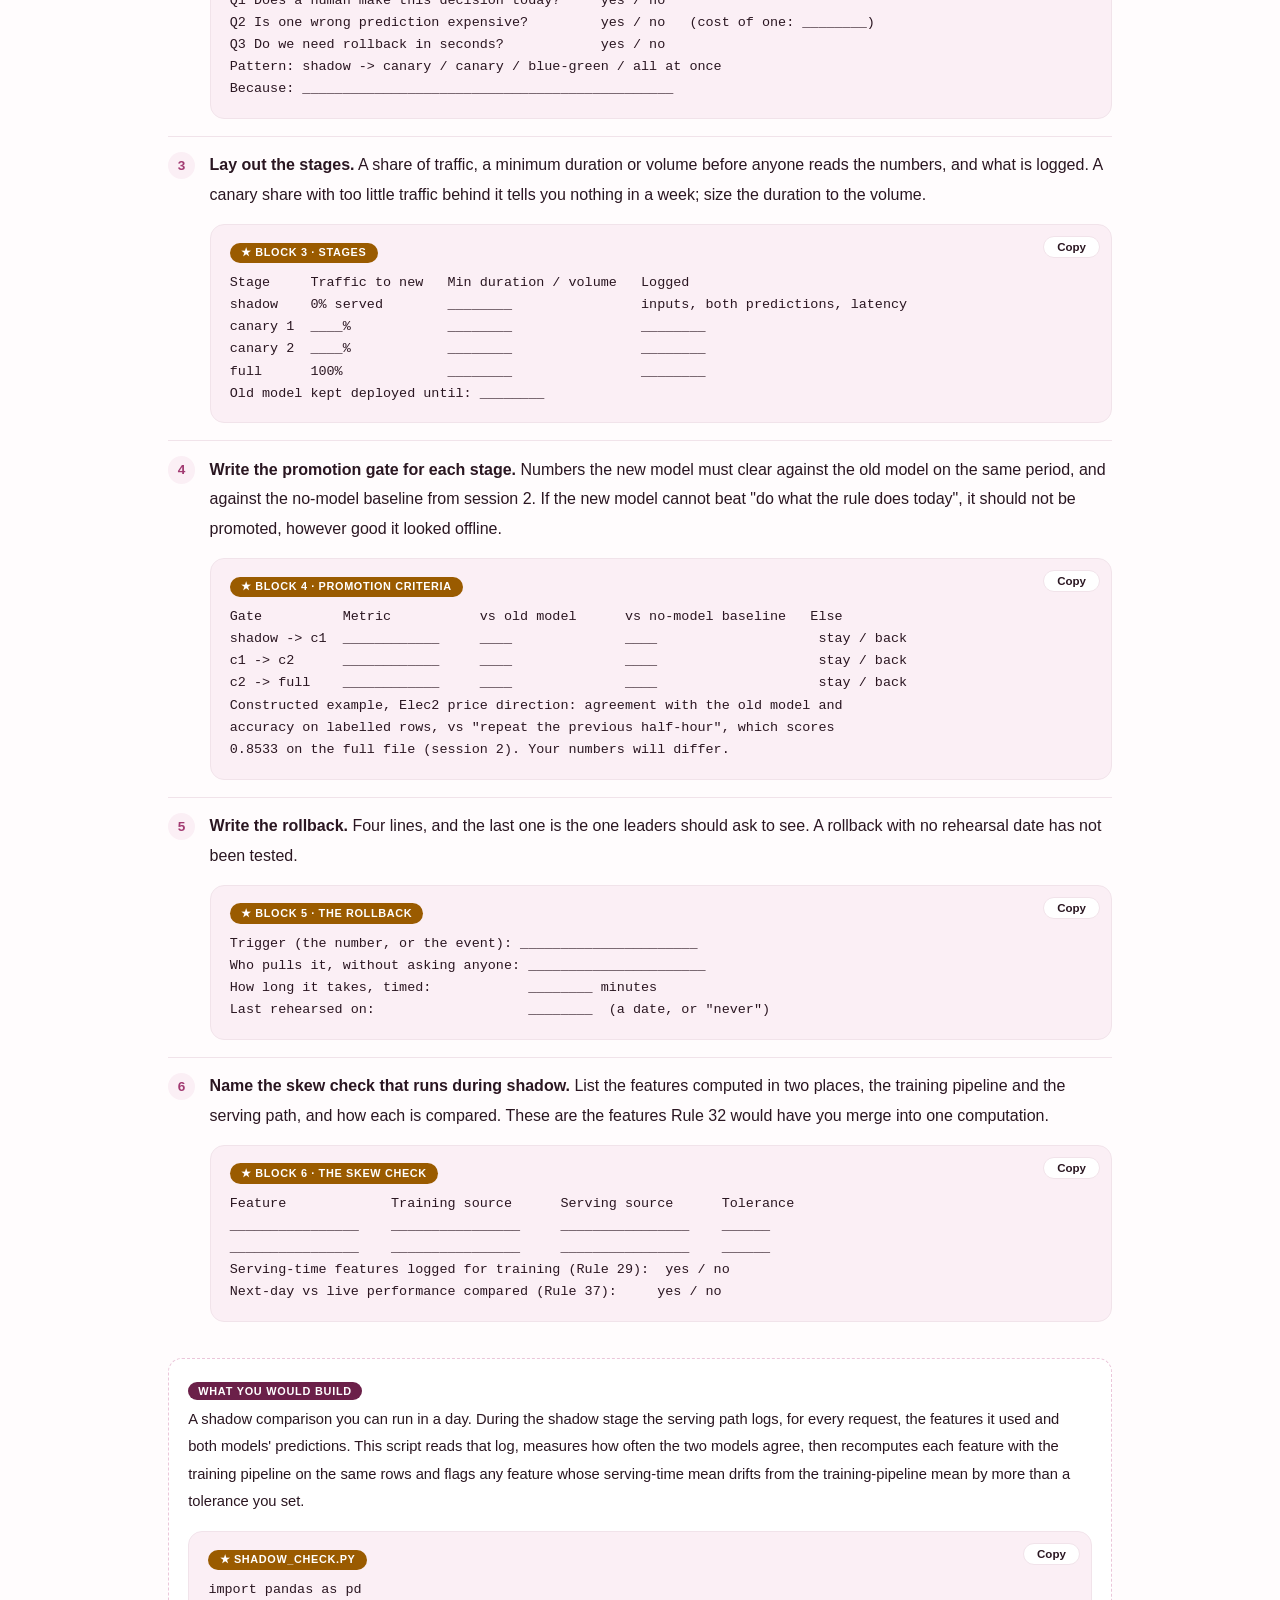
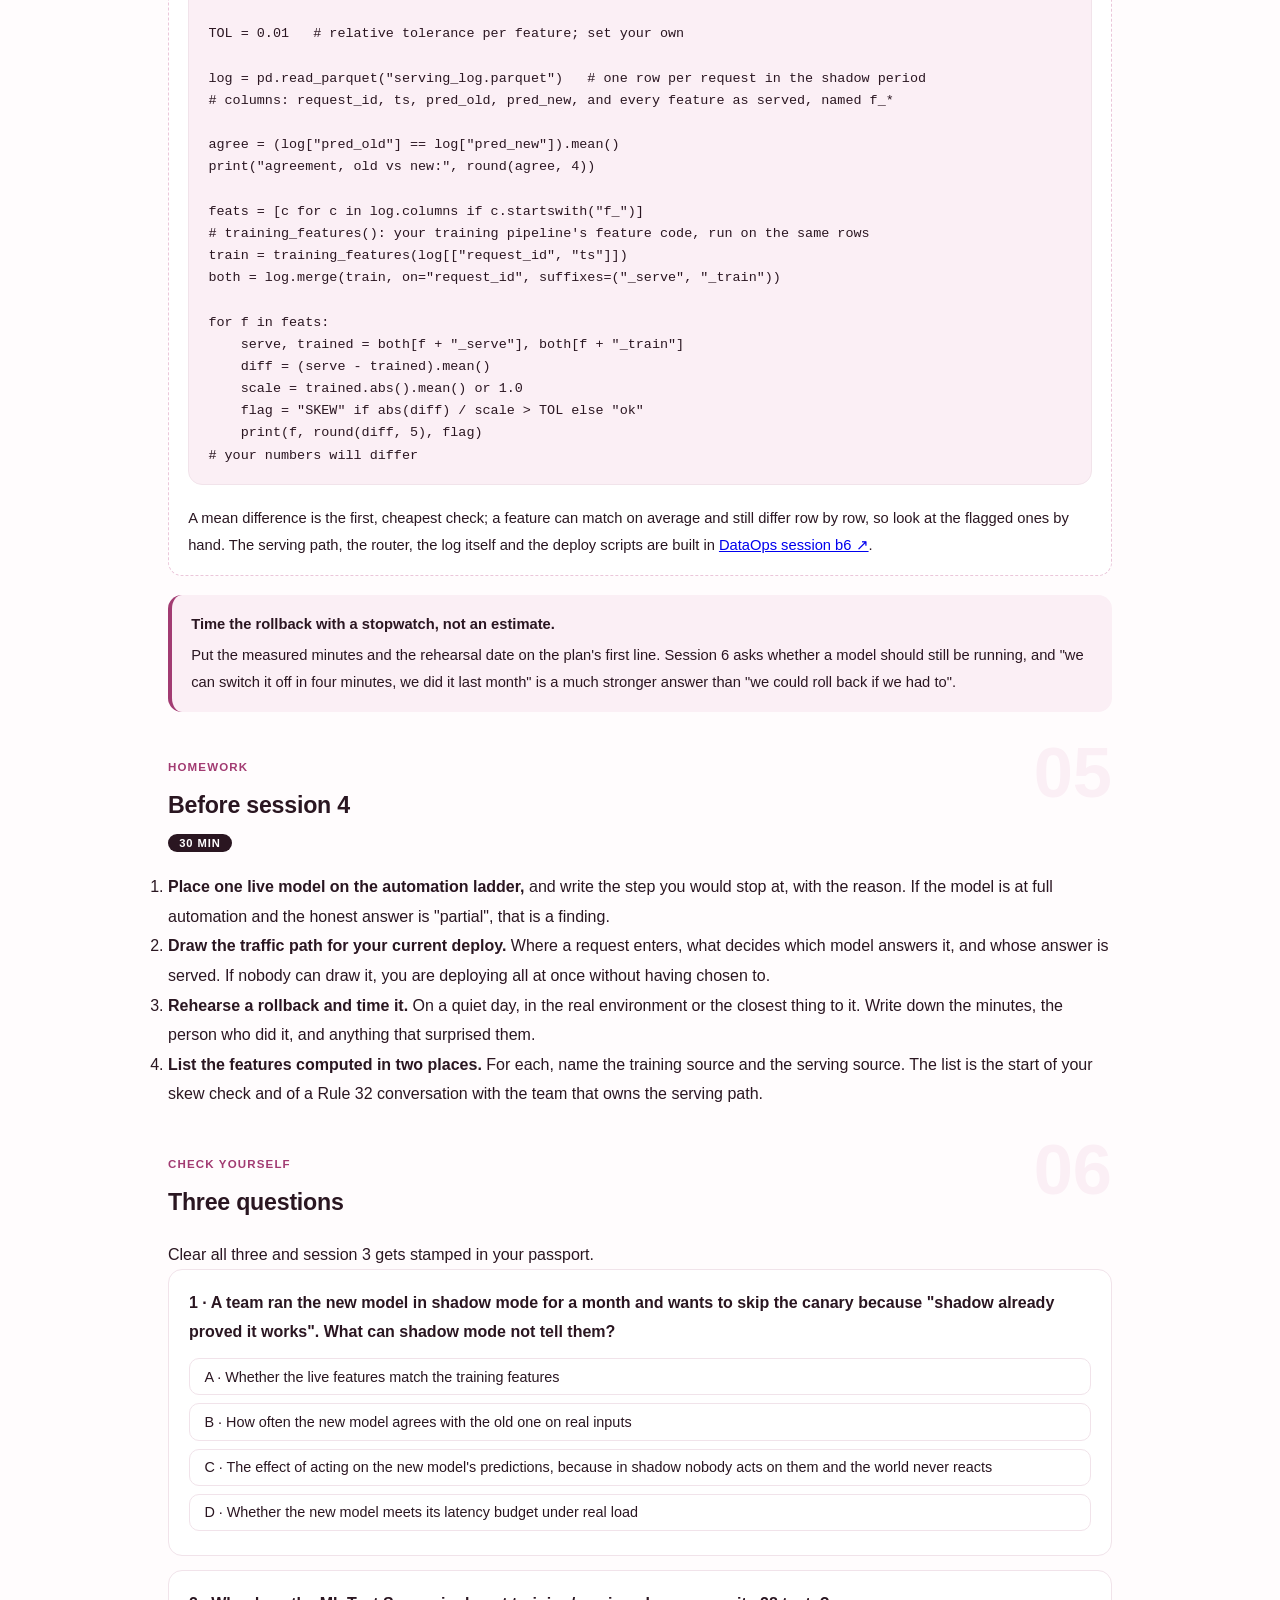
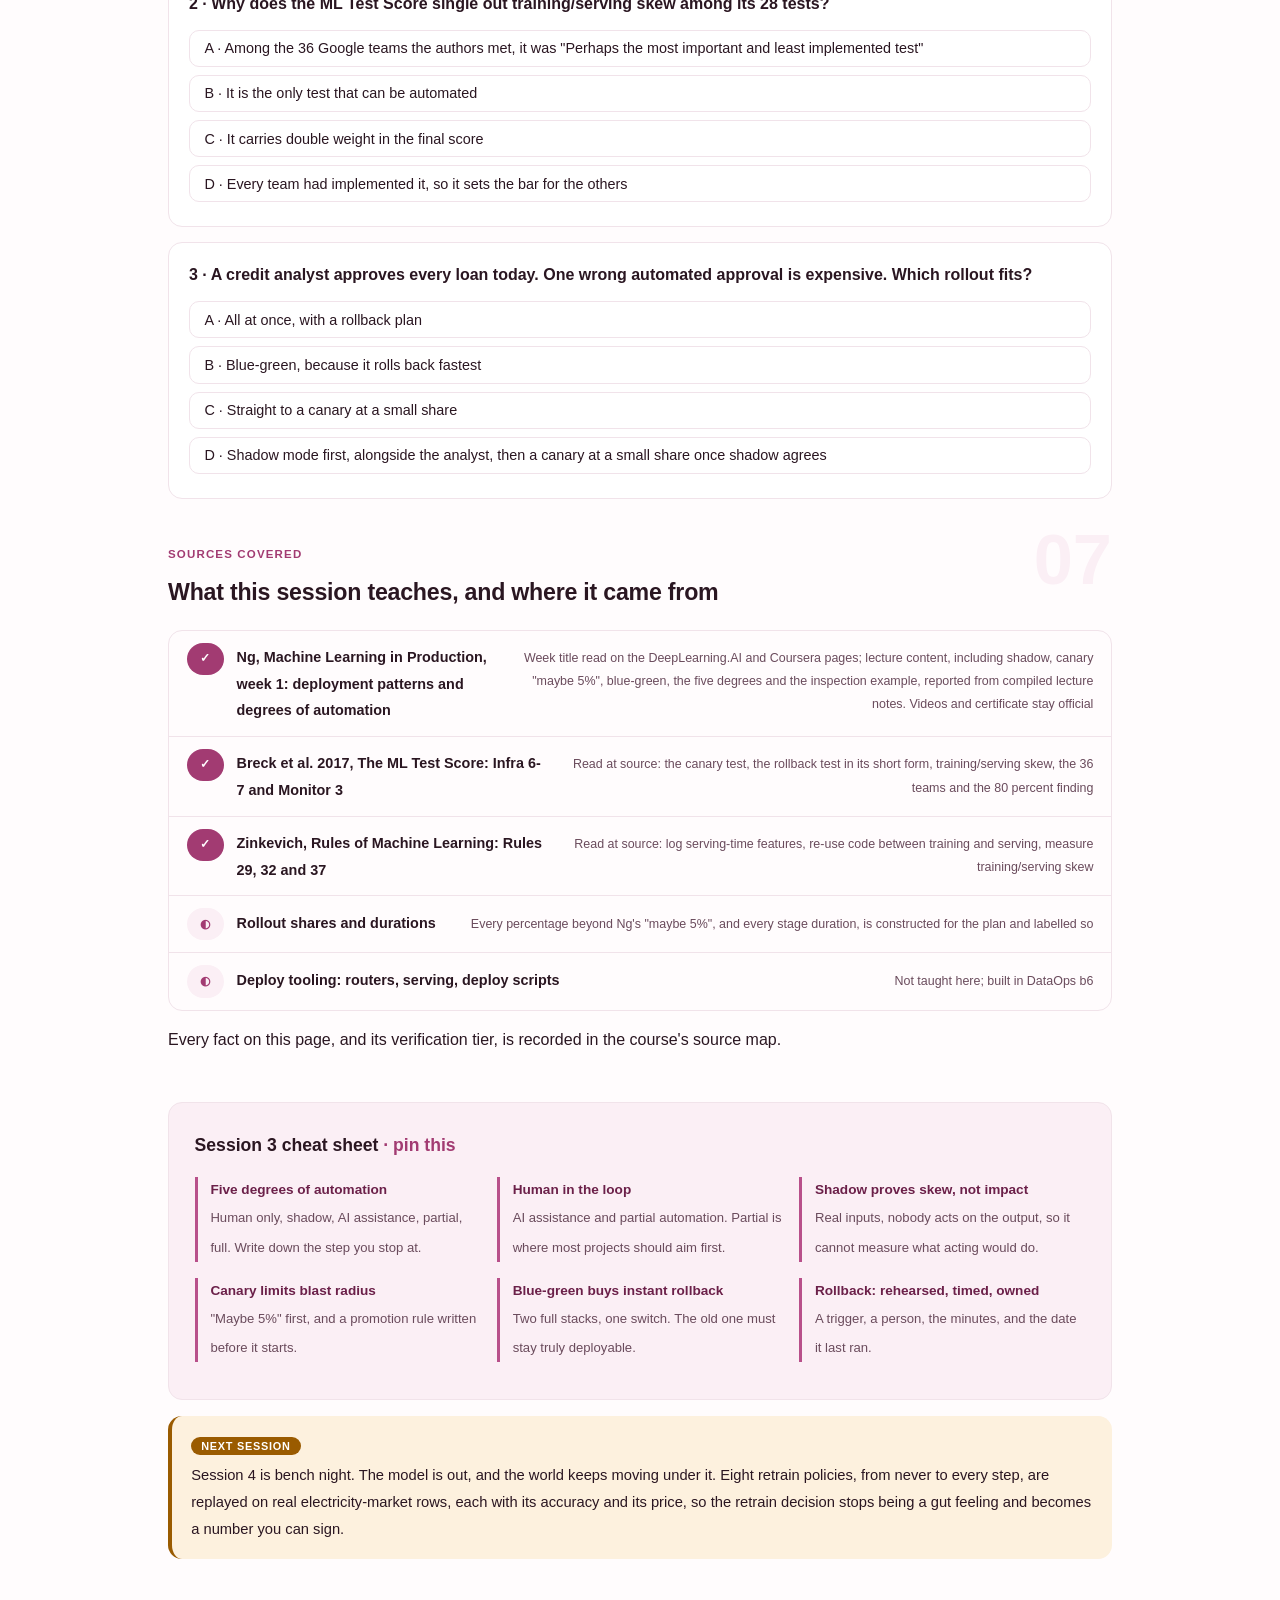
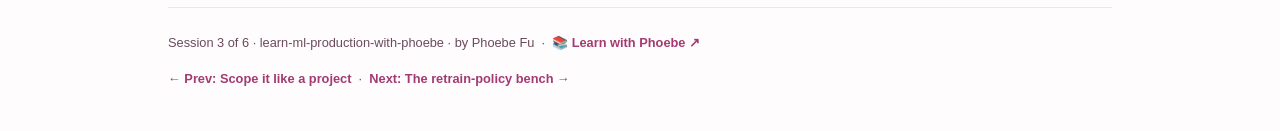
<file: courses/03-shadow-canary-or-all-at-once.html>
<!DOCTYPE html>
<html lang="en">
<head>
<meta charset="UTF-8">
<meta name="viewport" content="width=device-width, initial-scale=1.0">
<!-- social:start -->
<meta name="description" content="Session 3 of 6. How much of the decision the model makes, the three ways to meet real traffic (shadow, canary, blue-green), and the rollback you write before the rollout. A one-page rollout plan for a model you are about to ship.">
<meta property="og:type" content="article">
<meta property="og:site_name" content="Learn with Phoebe">
<meta property="og:title" content="Shadow, canary, or all at once - learn ml production with phoebe">
<meta property="og:description" content="Session 3 of 6. Degrees of automation, three deployment patterns and what each can prove, training/serving skew, and a rollback that has been rehearsed, timed and owned.">
<meta property="og:url" content="https://phoebefu6.github.io/learn-ml-production-with-phoebe/courses/03-shadow-canary-or-all-at-once.html">
<meta property="og:image" content="https://phoebefu6.github.io/learn-ml-production-with-phoebe/assets/og-cover.png">
<meta property="og:image:width" content="1200">
<meta property="og:image:height" content="630">
<meta name="twitter:card" content="summary_large_image">
<meta name="twitter:title" content="Shadow, canary, or all at once - learn ml production with phoebe">
<meta name="twitter:description" content="Session 3 of 6. Degrees of automation, shadow, canary, blue-green, and the rollback you write first.">
<meta name="twitter:image" content="https://phoebefu6.github.io/learn-ml-production-with-phoebe/assets/og-cover.png">
<!-- social:end -->
<title>Session 3 · Shadow, canary, or all at once - learn ml production with phoebe</title>
<link rel="stylesheet" href="../assets/style.css?v=22">
</head>
<body>

<div class="toolbar">
  <div class="wrap">
    <span class="crumb"><a href="../index.html">learn-ml-production-with-phoebe</a> / Session 3 of 6</span>
    <button class="btn" id="toggle-all" type="button">Expand all</button>
    <button class="btn primary" id="zoom-toggle" type="button">Projector zoom: off</button>
  </div>
</div>

<header class="masthead">
  <div class="wrap">
    <div class="eyebrow">ML in Production: The Leader Cut · Session 3 of 6</div>
    <h1>Shadow, canary, or <span class="accent">all at once</span></h1>
    <p class="sub">The model has cleared its baseline and the team wants to ship. The question in front of the leader is not "is it good enough?" any more; that was session 2. It is "how does it meet real traffic, how much of the decision does it get to make, and how fast can we take it back?" Tonight is three decisions in that order: the degree of automation, the deployment pattern, and the rollback. You leave with a one-page rollout plan for a model you are about to ship, with a promotion gate between every stage and a rollback somebody has actually timed.</p>
    <div class="chip-row">
      <span class="chip level">🟠 Advanced</span>
      <span class="chip audience">Leaders who sign off a rollout</span>
      <span class="chip audience">Builders who run the switch</span>
      <span class="chip time">45 min</span>
    </div>
    <div class="agenda">
      <span class="a1" style="flex:1">0-3 · Welcome</span>
      <span class="a2" style="flex:4">3-18 · Automation, patterns, rollback</span>
      <span class="a3" style="flex:5">18-40 · Build-along: the rollout plan</span>
      <span class="a4" style="flex:1">40-45 · Q&amp;A</span>
    </div>
  </div>
</header>

<main class="wrap">

  <section class="section" id="intro">
    <div class="section-kicker">
      <span class="klabel">Part 0</span>
      <h2>Where we start</h2>
    </div>
    <p class="lede">Most launch reviews argue about the model's accuracy and wave the rollout through as an engineering detail. It is the other way round. Accuracy was measured on yesterday's data, offline. The rollout is the first time the model sees today's inputs, computed by today's pipeline, and the first time anyone acts on what it says. How that first contact is staged decides how much a mistake costs, how quickly you find it, and whether finding it means an apology or a one-line switch.</p>

    <div class="legend">
      <span class="pill">🎫 Clear all three quiz questions to stamp your passport</span>
      <span class="pill">Live = presented in the 45 minutes</span>
      <span class="pill">Self-study = the full depth, after class</span>
      <span class="pill">★ Build-along = fill it in for your own system</span>
    </div>

    <div class="callout win">
      <p><strong>★ What you walk out with tonight.</strong> A one-page rollout plan for one model: the degree of automation it starts at and the one it should stop at, the deployment pattern and the reason for it, each stage with its traffic share and its promotion gate, the skew check that runs during shadow, and a rollback with a trigger, an owner, a time and the date it was last rehearsed.</p>
    </div>
  </section>

  <section class="section" id="part-1">
    <div class="section-kicker">
      <span class="klabel">Part 1 · covers Ng's degrees of automation</span>
      <h2>How much of the decision does the model make?</h2>
      <span class="tag concept">5 min live</span>
    </div>
    <p class="lede">Before choosing how to deploy, decide what the model is for once it is deployed. Andrew Ng's Machine Learning in Production lectures lay out five degrees of automation, from a human deciding everything to the model deciding everything (reported, from compiled lecture notes). The two steps in the middle keep a human in the loop. The decision a leader signs here is not "do we automate?" but "which step do we aim for, and which step do we stop at?"</p>

    <figure class="zoomable">
      <svg viewBox="0 0 880 300" xmlns="http://www.w3.org/2000/svg" role="img" aria-label="Five steps rising left to right: human only, where a human decides every case; shadow mode, where the model runs but its output is only logged; AI assistance, where the model suggests and the human decides; partial automation, where the model decides when it is confident and a human takes the rest; full automation, where the model decides and a human audits. A bracket over AI assistance and partial automation reads human in the loop. Partial automation is highlighted as the step most projects should aim for first.">
        <defs>
          <filter id="s3aSk" x="-3%" y="-3%" width="106%" height="106%"><feTurbulence type="fractalNoise" baseFrequency="0.02" numOctaves="2" seed="31" result="n"/><feDisplacementMap in="SourceGraphic" in2="n" scale="2.4" xChannelSelector="R" yChannelSelector="G"/></filter>
          <pattern id="s3aHc" patternUnits="userSpaceOnUse" width="7" height="7" patternTransform="rotate(-38)"><line x1="0" y1="0" x2="0" y2="7" stroke="#A23B72" stroke-width="1" opacity=".5"/></pattern>
          <marker id="s3aAr" viewBox="0 0 10 10" refX="9" refY="5" markerWidth="8" markerHeight="8" orient="auto"><path d="M1 1 L9 5 L1 9" fill="none" stroke="#2A1621" stroke-width="1.6" stroke-linecap="round"/></marker>
        </defs>
        <style>
          .s3aH { font: 800 12px Inter, sans-serif; fill: #2A1621; }
          .s3aL { font: 600 12px Inter, sans-serif; fill: #2A1621; }
          .s3aS { font: 400 11px Inter, sans-serif; fill: #6A4B5C; }
          .s3aB { font: 800 11px Inter, sans-serif; fill: #6E4000; }
          .s3aA { font: 700 11px Inter, sans-serif; fill: #A23B72; }
          .s3aN { font: 400 12px Inter, sans-serif; fill: #6A4B5C; }
        </style>

        <text class="s3aH" x="30" y="26">FIVE DEGREES OF AUTOMATION: WHO MAKES THE CALL AT EACH STEP</text>
        <text class="s3aA" x="30" y="46">left to right, the model makes more of the decision</text>

        <g filter="url(#s3aSk)" fill="none" stroke="#2A1621" stroke-width="2" stroke-linecap="round" stroke-linejoin="round">
          <rect x="30" y="210" width="150" height="60" rx="8" transform="rotate(-0.6 105 240)" fill="#FFFFFF"/>
          <rect x="198" y="182" width="150" height="60" rx="8" transform="rotate(0.5 273 212)" fill="#FBEFF5"/>
          <rect x="366" y="154" width="150" height="60" rx="8" transform="rotate(-0.4 441 184)" fill="#FFFFFF"/>
          <rect x="534" y="126" width="150" height="60" rx="8" transform="rotate(0.6 609 156)" fill="#FDF1DE" stroke="#9A5B00"/>
          <rect x="702" y="98" width="150" height="60" rx="8" transform="rotate(-0.5 777 128)" fill="url(#s3aHc)"/>
          <!-- risers -->
          <path d="M182 226 L196 214" marker-end="url(#s3aAr)"/>
          <path d="M350 198 L364 186" marker-end="url(#s3aAr)"/>
          <path d="M518 170 L532 158" marker-end="url(#s3aAr)"/>
          <path d="M686 142 L700 130" marker-end="url(#s3aAr)"/>
          <!-- human in the loop bracket -->
          <path d="M366 110 L366 98 L684 98 L684 110" stroke="#A23B72"/>
          <!-- doodle: the human -->
          <circle cx="60" cy="184" r="8"/>
          <path d="M60 192 L60 206 M50 200 L70 200"/>
        </g>

        <text class="s3aA" x="525" y="88" text-anchor="middle">human in the loop</text>

        <text class="s3aL" x="105" y="232" text-anchor="middle">human only</text>
        <text class="s3aS" x="105" y="248" text-anchor="middle">human decides</text>
        <text class="s3aS" x="105" y="262" text-anchor="middle">every case</text>

        <text class="s3aL" x="273" y="204" text-anchor="middle">shadow mode</text>
        <text class="s3aS" x="273" y="220" text-anchor="middle">model runs too</text>
        <text class="s3aS" x="273" y="234" text-anchor="middle">output logged only</text>

        <text class="s3aL" x="441" y="176" text-anchor="middle">AI assistance</text>
        <text class="s3aS" x="441" y="192" text-anchor="middle">model suggests</text>
        <text class="s3aS" x="441" y="206" text-anchor="middle">human decides all</text>

        <text class="s3aB" x="609" y="148" text-anchor="middle">partial automation</text>
        <text class="s3aS" x="609" y="164" text-anchor="middle">sure: model decides</text>
        <text class="s3aS" x="609" y="178" text-anchor="middle">unsure: a human</text>

        <text class="s3aL" x="777" y="120" text-anchor="middle">full automation</text>
        <text class="s3aS" x="777" y="136" text-anchor="middle">model decides all</text>
        <text class="s3aS" x="777" y="150" text-anchor="middle">human audits</text>

        <text class="s3aN" x="30" y="292">Steps as named in Ng's lectures (reported). Ochre: the step most projects should aim for first.</text>
      </svg>
      <figcaption>🔍 Click to zoom - you choose the step you stop at; full automation is one option, not the destination</figcaption>
    </figure>

    <details class="card" open>
      <summary><span class="mode live">Live</span>The five steps, and what the human does at each<span class="mini">2 min</span><span class="caret">▶</span></summary>
      <div class="body">
        <table class="clean">
          <tr><th>Step</th><th>Who decides</th><th>What the human does</th></tr>
          <tr><td>Human only</td><td>A person, every case</td><td>Everything. This is today's process and the baseline the model has to beat</td></tr>
          <tr><td>Shadow mode</td><td>Still the person</td><td>Works exactly as before; the model runs alongside, and its output is logged, never shown or used</td></tr>
          <tr><td>AI assistance</td><td>The person, with a suggestion</td><td>Sees the model's answer and decides; the model speeds the person up</td></tr>
          <tr><td>Partial automation</td><td>The model when it is confident, the person otherwise</td><td>Takes the cases the model is unsure about</td></tr>
          <tr><td>Full automation</td><td>The model, every case</td><td>Audits samples, handles complaints, owns the off switch</td></tr>
        </table>
        <p>Ng's lectures call the two middle steps "human in the loop" (reported). They are where most of the value sits for the fewest surprises: the model does the easy, confident volume, and people keep the cases where a wrong answer costs the most.</p>
      </div>
    </details>

    <details class="card">
      <summary><span class="mode live">Live</span>Choose the step by the cost of an error and how often the model is sure<span class="mini">2 min</span><span class="caret">▶</span></summary>
      <div class="body">
        <p>Two numbers pick the step. The first is the cost of one wrong decision acted on without a person checking it. The second is the share of cases where the model is confident enough to be trusted alone, measured on your data, not assumed. A high error cost and a small confident share point to AI assistance. A moderate cost and a large confident share point to partial automation. Full automation needs a low error cost, or a confident share so large and so well measured that the remaining human review would add nothing.</p>
        <p>You can stop at any step. Full automation is not the goal by default; for many decisions partial automation is the finished product, because the human queue is exactly where the expensive errors would have gone. Write the stopping step into the plan now, so that "let's automate the rest" becomes a new decision later rather than a drift.</p>
      </div>
    </details>

    <details class="card">
      <summary><span class="mode self">Self-study</span>Move up one step at a time, each with a promotion criterion<span class="mini">2 min</span><span class="caret">▶</span></summary>
      <div class="body">
        <p>Each step up is its own launch. Give every move a written criterion before it happens: shadow to assistance when the model agrees with the human on enough cases and its disagreements are reviewed; assistance to partial when the people using it accept its confident answers almost always and the confidence threshold has been set on logged data; partial to full only if the human queue has stopped catching anything the model got wrong. The thresholds are yours to set and they will differ by decision. What must not differ is that each one is written before the move, not argued after it.</p>
      </div>
    </details>

    <div class="callout example">
      <span class="ex-pill">Real world</span>
      <p><strong>A model that watches the inspector first.</strong> Ng's own example of shadow mode is a visual inspection system on a production line (reported, from compiled lecture notes). A human inspector keeps checking parts as before. The model runs in parallel on the same parts, and its verdicts are logged and not used for anything. Only when the logged verdicts are compared with the inspector's and found good enough does the model get to influence a decision at all. The leader's signature at this step costs almost nothing: no customer ever sees a shadow prediction.</p>
    </div>
  </section>

  <section class="section" id="part-2">
    <div class="section-kicker">
      <span class="klabel">Part 2 · covers Ng's deployment patterns</span>
      <h2>Three ways to meet real traffic</h2>
      <span class="tag concept">6 min live</span>
    </div>
    <p class="lede">Once the step is chosen, the deployment pattern decides how traffic reaches the new model. Ng's lectures teach three (reported). Shadow mode copies every request to the new model and serves the old answer. A canary sends a small share of traffic to the new model, "maybe 5% (or even less of traffic initially)", and the rest to the old one. Blue-green keeps two full stacks and switches between them, which makes rollback easy. The decision here is which risk you are buying down: not knowing, blast radius, or time to undo.</p>

    <figure class="zoomable">
      <svg viewBox="0 0 880 300" xmlns="http://www.w3.org/2000/svg" role="img" aria-label="Three panels. Shadow: every request is copied to the old and the new model; the old model's answer is served and the new model's answer is only logged. Canary: a router sends maybe 5 percent of requests to the new model and the rest to the old model, both watched. Blue-green: a switch sends all traffic to one of two full stacks, the new one serving and the old one kept warm for an instant switch back.">
        <defs>
          <filter id="s3bSk" x="-3%" y="-3%" width="106%" height="106%"><feTurbulence type="fractalNoise" baseFrequency="0.02" numOctaves="2" seed="37" result="n"/><feDisplacementMap in="SourceGraphic" in2="n" scale="2.4" xChannelSelector="R" yChannelSelector="G"/></filter>
          <pattern id="s3bHc" patternUnits="userSpaceOnUse" width="7" height="7" patternTransform="rotate(-38)"><line x1="0" y1="0" x2="0" y2="7" stroke="#A23B72" stroke-width="1" opacity=".5"/></pattern>
          <marker id="s3bAr" viewBox="0 0 10 10" refX="9" refY="5" markerWidth="8" markerHeight="8" orient="auto"><path d="M1 1 L9 5 L1 9" fill="none" stroke="#2A1621" stroke-width="1.6" stroke-linecap="round"/></marker>
        </defs>
        <style>
          .s3bH { font: 800 12px Inter, sans-serif; fill: #2A1621; }
          .s3bL { font: 600 12px Inter, sans-serif; fill: #2A1621; }
          .s3bS { font: 400 11px Inter, sans-serif; fill: #6A4B5C; }
          .s3bB { font: 800 11px Inter, sans-serif; fill: #6E4000; }
          .s3bW { font: 800 12px Inter, sans-serif; fill: #FFFFFF; }
          .s3bN { font: 400 12px Inter, sans-serif; fill: #6A4B5C; }
        </style>

        <text class="s3bH" x="30" y="26">WHERE EACH REQUEST GOES, AND WHOSE ANSWER THE CUSTOMER GETS</text>

        <g filter="url(#s3bSk)" fill="none" stroke="#2A1621" stroke-width="2" stroke-linecap="round" stroke-linejoin="round">
          <!-- panels -->
          <rect x="30" y="44" width="260" height="218" rx="10" transform="rotate(-0.3 160 153)" fill="#FFFFFF" stroke="#E2CBD7"/>
          <rect x="310" y="44" width="260" height="218" rx="10" transform="rotate(0.3 440 153)" fill="#FFFFFF" stroke="#E2CBD7"/>
          <rect x="590" y="44" width="260" height="218" rx="10" transform="rotate(-0.3 720 153)" fill="#FFFFFF" stroke="#E2CBD7"/>

          <!-- shadow -->
          <rect x="110" y="80" width="100" height="30" rx="6" transform="rotate(-1 160 95)" fill="url(#s3bHc)"/>
          <circle cx="160" cy="146" r="6" fill="#FFFFFF"/>
          <path d="M160 112 L160 138" marker-end="url(#s3bAr)"/>
          <path d="M154 150 L102 188" marker-end="url(#s3bAr)"/>
          <path d="M166 150 L218 188" stroke-dasharray="6 5" marker-end="url(#s3bAr)"/>
          <rect x="44" y="190" width="110" height="36" rx="6" transform="rotate(0.8 99 208)" fill="#FBEFF5"/>
          <rect x="166" y="190" width="110" height="36" rx="6" transform="rotate(-0.8 221 208)" fill="#FFFFFF" stroke-dasharray="6 5"/>

          <!-- canary -->
          <rect x="390" y="80" width="100" height="30" rx="6" transform="rotate(1 440 95)" fill="url(#s3bHc)"/>
          <path d="M440 112 L440 126" marker-end="url(#s3bAr)"/>
          <rect x="400" y="128" width="80" height="32" rx="6" fill="#9A5B00" stroke="#9A5B00"/>
          <path d="M420 162 L382 188" marker-end="url(#s3bAr)"/>
          <path d="M460 162 L498 188" marker-end="url(#s3bAr)"/>
          <rect x="324" y="190" width="110" height="36" rx="6" transform="rotate(-0.8 379 208)" fill="#FBEFF5"/>
          <rect x="446" y="190" width="110" height="36" rx="6" transform="rotate(0.8 501 208)" fill="#FFFFFF"/>

          <!-- blue-green -->
          <rect x="670" y="80" width="100" height="30" rx="6" transform="rotate(-1 720 95)" fill="url(#s3bHc)"/>
          <path d="M720 112 L720 126" marker-end="url(#s3bAr)"/>
          <rect x="680" y="128" width="80" height="32" rx="6" fill="#FFFFFF"/>
          <path d="M700 144 L740 136"/>
          <circle cx="740" cy="136" r="3" fill="#2A1621"/>
          <path d="M700 162 L662 188" stroke-dasharray="6 5"/>
          <path d="M740 162 L778 188" marker-end="url(#s3bAr)"/>
          <rect x="604" y="190" width="110" height="36" rx="6" transform="rotate(0.8 659 208)" fill="#FBEFF5" stroke-dasharray="6 5"/>
          <rect x="726" y="190" width="110" height="36" rx="6" transform="rotate(-0.8 781 208)" fill="#FFFFFF"/>
        </g>

        <text class="s3bH" x="44" y="66">SHADOW</text>
        <text class="s3bH" x="324" y="66">CANARY</text>
        <text class="s3bH" x="604" y="66">BLUE-GREEN</text>

        <text class="s3bL" x="160" y="100" text-anchor="middle">request</text>
        <text class="s3bS" x="176" y="134">every request copied</text>
        <text class="s3bL" x="99" y="213" text-anchor="middle">old model</text>
        <text class="s3bL" x="221" y="213" text-anchor="middle">new model</text>
        <text class="s3bS" x="99" y="244" text-anchor="middle">answer served</text>
        <text class="s3bS" x="221" y="244" text-anchor="middle">logged, not served</text>

        <text class="s3bL" x="440" y="100" text-anchor="middle">request</text>
        <text class="s3bW" x="440" y="149" text-anchor="middle">router</text>
        <text class="s3bS" x="370" y="176" text-anchor="middle">the rest</text>
        <text class="s3bB" x="522" y="176" text-anchor="middle">"maybe 5%"</text>
        <text class="s3bL" x="379" y="213" text-anchor="middle">old model</text>
        <text class="s3bL" x="501" y="213" text-anchor="middle">new model</text>
        <text class="s3bS" x="440" y="244" text-anchor="middle">both served, both monitored</text>

        <text class="s3bL" x="720" y="100" text-anchor="middle">request</text>
        <text class="s3bS" x="720" y="176" text-anchor="middle">one switch</text>
        <text class="s3bL" x="659" y="213" text-anchor="middle">blue: old stack</text>
        <text class="s3bL" x="781" y="213" text-anchor="middle">green: new stack</text>
        <text class="s3bS" x="659" y="244" text-anchor="middle">kept warm</text>
        <text class="s3bS" x="781" y="244" text-anchor="middle">serving now</text>

        <text class="s3bN" x="30" y="288">Patterns and the canary share as in Ng's lectures (reported). Dashed: traffic that is not served to anyone.</text>
      </svg>
      <figcaption>🔍 Click to zoom - shadow buys knowledge, canary limits the blast radius, blue-green buys time to undo</figcaption>
    </figure>

    <details class="card">
      <summary><span class="mode live">Live</span>Shadow: what it proves, and what it cannot<span class="mini">2 min</span><span class="caret">▶</span></summary>
      <div class="body">
        <p>A shadow run puts the new model on real inputs, computed by the real serving pipeline, at real load. It proves three things cheaply: whether the features it sees live match the ones it was trained on (training/serving skew, Part 3), how often it agrees with the old model or the human, and whether it meets its latency budget under real traffic. Nobody is affected if it is wrong.</p>
        <p>What it cannot prove is the effect of acting on its predictions. Its answers are never used, so the world never reacts to them: no customer changes behaviour, no downstream team works a different queue, no feedback loop starts. If the value of the model depends on what happens after the decision, shadow mode tells you nothing about that value. Only live traffic does, which is what the canary is for.</p>
      </div>
    </details>

    <details class="card">
      <summary><span class="mode live">Live</span>Canary: what it limits, and the rule you need before it starts<span class="mini">2 min</span><span class="caret">▶</span></summary>
      <div class="body">
        <p>A canary limits the blast radius. If the new model is wrong in a way shadow could not show, only the small share of traffic routed to it is hurt, and for only as long as the canary runs. It also gives you the first measurement of the model's real effect, on a sample, with the old model serving the rest as a live comparison.</p>
        <p>The canary is only as good as the promotion rule written before it starts: the metrics the new model must clear against the old one on the same period, the minimum duration or volume before anyone looks, and the result that sends it back. A canary without that rule becomes a slow full launch, promoted because nothing loud went wrong.</p>
      </div>
    </details>

    <details class="card">
      <summary><span class="mode live">Live</span>Blue-green: instant rollback, and what it costs<span class="mini">1 min</span><span class="caret">▶</span></summary>
      <div class="body">
        <p>Blue-green runs two complete serving stacks. All traffic goes to one; the switch moves it to the other. The old stack stays warm, so rolling back is one switch, not a redeploy. The price is running two full stacks for as long as you want that option, and the discipline to keep the old stack truly deployable: same feature pipeline, same dependencies, still passing its checks. A blue stack that quietly rotted is not a rollback.</p>
      </div>
    </details>

    <details class="card">
      <summary><span class="mode self">Self-study</span>"All at once" is a legitimate choice, sometimes<span class="mini">2 min</span><span class="caret">▶</span></summary>
      <div class="body">
        <p>Switching all traffic in one move is not reckless by definition. It is the right call when a wrong prediction is cheap and reversible (a ranking tweak, an internal dashboard, a recommendation a person glances past), when traffic is too thin for a small share to tell you anything in a useful time, and when the old model can be restored quickly by redeploying it. What makes it safe is not the pattern; it is a rollback plan that exists before the switch, a monitor that would notice the problem, and an owner who is on call the day it ships.</p>
      </div>
    </details>

    <div class="callout example">
      <span class="ex-pill">Real world</span>
      <p><strong>Even at Google, these are not a given.</strong> The ML Test Score paper lists a canary test and a rollback test among its 28 production tests, and reports what its authors found when they met 36 teams across Google: "none of these tests was implemented by more than 80% of teams". Staged rollout and quick rollback sound like hygiene. In practice, at one of the most mature ML organisations there is, some teams did not have them. A leader should ask for them by name rather than assume them.</p>
    </div>
  </section>

  <section class="section" id="part-3">
    <div class="section-kicker">
      <span class="klabel">Part 3 · covers rollback and training/serving skew</span>
      <h2>Write the rollback before the rollout</h2>
      <span class="tag concept">4 min live</span>
    </div>
    <p class="lede">The pattern follows from three questions, asked in order. The first is whether a person makes this decision today, because if one does, shadow mode is almost free and you should take it. The rest is about what a mistake costs and how fast you must undo it. Whatever the answer, the plan has one line that is not optional: how you roll back, who pulls it, and how long it takes.</p>

    <figure class="zoomable">
      <svg viewBox="0 0 880 340" xmlns="http://www.w3.org/2000/svg" role="img" aria-label="A decision tree. Question 1: does a human make this decision today? Yes: start in shadow mode. No: question 2: is one wrong prediction expensive? Yes: canary with a small share. No: question 3: do you need rollback in seconds? Yes: blue-green. No: all at once, with a rollback plan.">
        <defs>
          <filter id="s3cSk" x="-3%" y="-3%" width="106%" height="106%"><feTurbulence type="fractalNoise" baseFrequency="0.02" numOctaves="2" seed="41" result="n"/><feDisplacementMap in="SourceGraphic" in2="n" scale="2.4" xChannelSelector="R" yChannelSelector="G"/></filter>
          <pattern id="s3cHc" patternUnits="userSpaceOnUse" width="7" height="7" patternTransform="rotate(-38)"><line x1="0" y1="0" x2="0" y2="7" stroke="#A23B72" stroke-width="1" opacity=".5"/></pattern>
          <marker id="s3cAr" viewBox="0 0 10 10" refX="9" refY="5" markerWidth="8" markerHeight="8" orient="auto"><path d="M1 1 L9 5 L1 9" fill="none" stroke="#2A1621" stroke-width="1.6" stroke-linecap="round"/></marker>
        </defs>
        <style>
          .s3cH { font: 800 12px Inter, sans-serif; fill: #2A1621; }
          .s3cL { font: 600 12px Inter, sans-serif; fill: #2A1621; }
          .s3cS { font: 400 11px Inter, sans-serif; fill: #6A4B5C; }
          .s3cB { font: 800 12px Inter, sans-serif; fill: #6E4000; }
          .s3cV { font: 800 12px Inter, sans-serif; fill: #6B2049; }
          .s3cN { font: 400 12px Inter, sans-serif; fill: #6A4B5C; }
        </style>

        <text class="s3cH" x="30" y="26">THREE QUESTIONS, IN ORDER, PICK THE PATTERN</text>

        <g filter="url(#s3cSk)" fill="none" stroke="#2A1621" stroke-width="2" stroke-linecap="round" stroke-linejoin="round">
          <!-- questions -->
          <rect x="280" y="44" width="340" height="40" rx="8" transform="rotate(-0.4 450 64)" fill="#FBEFF5"/>
          <rect x="280" y="118" width="340" height="40" rx="8" transform="rotate(0.4 450 138)" fill="#FBEFF5"/>
          <rect x="280" y="192" width="340" height="40" rx="8" transform="rotate(-0.4 450 212)" fill="#FBEFF5"/>
          <!-- leaves -->
          <rect x="40" y="44" width="190" height="40" rx="8" transform="rotate(-0.8 135 64)" fill="#FDF1DE" stroke="#9A5B00"/>
          <rect x="40" y="118" width="190" height="40" rx="8" transform="rotate(0.7 135 138)" fill="#FFFFFF"/>
          <rect x="40" y="192" width="190" height="40" rx="8" transform="rotate(-0.6 135 212)" fill="#FFFFFF"/>
          <rect x="280" y="266" width="340" height="40" rx="8" transform="rotate(0.4 450 286)" fill="url(#s3cHc)"/>
          <!-- yes arrows -->
          <path d="M278 64 L236 64" marker-end="url(#s3cAr)"/>
          <path d="M278 138 L236 138" marker-end="url(#s3cAr)"/>
          <path d="M278 212 L236 212" marker-end="url(#s3cAr)"/>
          <!-- no arrows -->
          <path d="M450 86 L450 114" marker-end="url(#s3cAr)"/>
          <path d="M450 160 L450 188" marker-end="url(#s3cAr)"/>
          <path d="M450 234 L450 262" marker-end="url(#s3cAr)"/>
          <!-- doodle: the rollback loop -->
          <path d="M680 296 C664 296 656 282 662 272 C668 262 684 260 692 270" marker-end="url(#s3cAr)"/>
        </g>

        <text class="s3cL" x="450" y="68" text-anchor="middle">Q1 · does a human make this decision today?</text>
        <text class="s3cL" x="450" y="142" text-anchor="middle">Q2 · is one wrong prediction expensive?</text>
        <text class="s3cL" x="450" y="216" text-anchor="middle">Q3 · do you need rollback in seconds?</text>

        <text class="s3cB" x="135" y="68" text-anchor="middle">start in shadow mode</text>
        <text class="s3cV" x="135" y="142" text-anchor="middle">canary, small share</text>
        <text class="s3cV" x="135" y="216" text-anchor="middle">blue-green</text>
        <text class="s3cV" x="450" y="290" text-anchor="middle">all at once, with a rollback plan</text>

        <text class="s3cS" x="44" y="100">the human is a free comparison</text>
        <text class="s3cS" x="44" y="174">limit the blast radius</text>
        <text class="s3cS" x="44" y="248">two stacks, one switch</text>

        <text class="s3cS" x="257" y="58" text-anchor="middle">yes</text>
        <text class="s3cS" x="257" y="132" text-anchor="middle">yes</text>
        <text class="s3cS" x="257" y="206" text-anchor="middle">yes</text>
        <text class="s3cS" x="460" y="104">no</text>
        <text class="s3cS" x="460" y="178">no</text>
        <text class="s3cS" x="460" y="252">no</text>
        <text class="s3cS" x="704" y="284">every branch has one</text>

        <text class="s3cN" x="30" y="330">The patterns are Ng's (reported); the order of the questions is a teaching aid, not a rule from the lectures.</text>
      </svg>
      <figcaption>🔍 Click to zoom - shadow first whenever a person already makes the call; a canary is shadow's next step, not its replacement</figcaption>
    </figure>

    <details class="card">
      <summary><span class="mode live">Live</span>Rollback has to be rehearsed, not just possible<span class="mini">2 min</span><span class="caret">▶</span></summary>
      <div class="body">
        <p>The ML Test Score puts rollout and rollback in its infrastructure section. Infra 6 is the canary test. Infra 7 reads: "Models can be quickly and safely rolled back to a previous serving version." Both halves of that sentence are tests a team can fail. "Quickly" means somebody has timed it. "Safely" means the previous version still works with today's feature pipeline and today's dependencies, which you only know if you tried.</p>
        <p>A rollback nobody has run is a hope. Rehearse it on a quiet day, time it, and write down who can pull it without asking anyone. In the ML Test Score's scoring, a rollback done by hand and documented earns half a point; one that runs automatically and repeatedly earns the full point.</p>
      </div>
    </details>

    <details class="card">
      <summary><span class="mode live">Live</span>Training/serving skew, and why shadow is the cheapest place to catch it<span class="mini">2 min</span><span class="caret">▶</span></summary>
      <div class="body">
        <p>Monitoring test 3 of the ML Test Score is "training and serving are not skewed": the features the model sees live are computed the same way as the features it was trained on. Among the 36 Google teams the authors met, they call it "Perhaps the most important and least implemented test". It is common because the same feature is usually computed twice, once in a batch pipeline for training and once in the serving path, by different code, sometimes by different teams.</p>
        <p>Shadow mode is the cheapest place to catch it. The model is running on live inputs, nobody is acting on its output, and you can recompute the training-pipeline version of every served feature on the same rows and compare. Skew found in shadow costs a fix. Skew found in a full launch costs the decisions made on it. Statistical drift tests on the live inputs belong to <a href="https://phoebefu6.github.io/learn-model-evaluation-with-phoebe/courses/b9-drift-continuous-eval.html">Model Evaluation b9 ↗</a>.</p>
      </div>
    </details>

    <details class="card">
      <summary><span class="mode self">Self-study</span>Zinkevich's three rules against skew<span class="mini">3 min</span><span class="caret">▶</span></summary>
      <div class="body">
        <p>Martin Zinkevich's Rules of Machine Learning spend three rules on the problem. <strong>Rule 29:</strong> save the features as they were at serving time and log them, so the model can be trained on exactly what it saw. <strong>Rule 32:</strong> re-use code between the training pipeline and the serving path, so there is one computation of each feature, not two. <strong>Rule 37, "Measure Training/Serving Skew":</strong> compare how the model performs on the data it was trained on, on held-out data, on next-day data and live. A gap between next-day data and live data "probably indicates an engineering error", because those should behave the same if the pipelines agree.</p>
        <p>Rules 29 and 32 prevent skew; Rule 37 detects what gets through. A rollout plan should say which of the three you have.</p>
      </div>
    </details>

    <div class="callout example">
      <span class="ex-pill">Real world</span>
      <p><strong>The test most teams skip is the one that bites at launch.</strong> Of the 28 tests in the ML Test Score, the authors single out one after meeting 36 Google teams: training/serving skew, "Perhaps the most important and least implemented test". Zinkevich gives the practical tell in Rule 37: when a model does well on next-day data and worse live, the likeliest cause is not the world, it is an engineering error between two pipelines. Both come from people who ran production ML at scale, and both point at the same thing a shadow run can show before anyone is affected.</p>
    </div>
  </section>

  <section class="section" id="demo-1">
    <div class="section-kicker">
      <span class="klabel">Build-along</span>
      <h2>The rollout plan</h2>
      <span class="tag demo">★ 22 min · everyone builds</span>
    </div>
    <p class="lede">Pick one model that is about to ship, or one that shipped all at once and should not have. If you have none, use the Elec2 price-direction model from session 4. Six blocks, each copied into a document and filled in. The plan is finished when a person who was not in the room could run the rollout and the rollback from it.</p>

    <figure class="zoomable">
      <svg viewBox="0 0 880 280" xmlns="http://www.w3.org/2000/svg" role="img" aria-label="A constructed staged rollout: shadow with none of the traffic served, then a canary at maybe 5 percent, then 25 percent, then 50 percent, then full at 100 percent. A promotion gate sits between every pair of stages. From every stage a rollback arrow drops to the old model, which stays deployed one switch away.">
        <defs>
          <filter id="s3dSk" x="-3%" y="-3%" width="106%" height="106%"><feTurbulence type="fractalNoise" baseFrequency="0.02" numOctaves="2" seed="43" result="n"/><feDisplacementMap in="SourceGraphic" in2="n" scale="2.4" xChannelSelector="R" yChannelSelector="G"/></filter>
          <pattern id="s3dHc" patternUnits="userSpaceOnUse" width="7" height="7" patternTransform="rotate(-38)"><line x1="0" y1="0" x2="0" y2="7" stroke="#A23B72" stroke-width="1" opacity=".5"/></pattern>
          <marker id="s3dAr" viewBox="0 0 10 10" refX="9" refY="5" markerWidth="8" markerHeight="8" orient="auto"><path d="M1 1 L9 5 L1 9" fill="none" stroke="#2A1621" stroke-width="1.6" stroke-linecap="round"/></marker>
        </defs>
        <style>
          .s3dH { font: 800 12px Inter, sans-serif; fill: #2A1621; }
          .s3dL { font: 600 12px Inter, sans-serif; fill: #2A1621; }
          .s3dS { font: 400 11px Inter, sans-serif; fill: #6A4B5C; }
          .s3dB { font: 800 11px Inter, sans-serif; fill: #6E4000; }
          .s3dV { font: 800 13px Inter, sans-serif; fill: #6B2049; }
          .s3dA { font: 700 11px Inter, sans-serif; fill: #A23B72; }
          .s3dN { font: 400 12px Inter, sans-serif; fill: #6A4B5C; }
        </style>

        <text class="s3dH" x="30" y="26">THE PLAN AS A TIMELINE: STAGES, GATES, AND A WAY BACK FROM EVERY ONE</text>
        <text class="s3dA" x="30" y="46">a gate: the new model clears the written numbers, or it stays where it is</text>

        <g filter="url(#s3dSk)" fill="none" stroke="#2A1621" stroke-width="2" stroke-linecap="round" stroke-linejoin="round">
          <!-- stages -->
          <rect x="52" y="90" width="120" height="62" rx="8" transform="rotate(-0.8 112 121)" fill="#FBEFF5"/>
          <rect x="216" y="90" width="120" height="62" rx="8" transform="rotate(0.6 276 121)" fill="#FFFFFF"/>
          <rect x="380" y="90" width="120" height="62" rx="8" transform="rotate(-0.5 440 121)" fill="#FFFFFF"/>
          <rect x="544" y="90" width="120" height="62" rx="8" transform="rotate(0.7 604 121)" fill="#FFFFFF"/>
          <rect x="708" y="90" width="120" height="62" rx="8" transform="rotate(-0.6 768 121)" fill="#FBEFF5"/>
          <!-- forward arrows through gates -->
          <path d="M174 121 L210 121" marker-end="url(#s3dAr)"/>
          <path d="M338 121 L374 121" marker-end="url(#s3dAr)"/>
          <path d="M502 121 L538 121" marker-end="url(#s3dAr)"/>
          <path d="M666 121 L702 121" marker-end="url(#s3dAr)"/>
          <!-- gates -->
          <rect x="188" y="104" width="10" height="34" rx="2" fill="#9A5B00" stroke="#9A5B00"/>
          <rect x="352" y="104" width="10" height="34" rx="2" fill="#9A5B00" stroke="#9A5B00"/>
          <rect x="516" y="104" width="10" height="34" rx="2" fill="#9A5B00" stroke="#9A5B00"/>
          <rect x="680" y="104" width="10" height="34" rx="2" fill="#9A5B00" stroke="#9A5B00"/>
          <!-- old model -->
          <rect x="52" y="200" width="776" height="36" rx="8" transform="rotate(0.2 440 218)" fill="url(#s3dHc)"/>
          <!-- rollback arrows -->
          <path d="M112 154 L112 196" marker-end="url(#s3dAr)"/>
          <path d="M276 154 L276 196" marker-end="url(#s3dAr)"/>
          <path d="M440 154 L440 196" marker-end="url(#s3dAr)"/>
          <path d="M604 154 L604 196" marker-end="url(#s3dAr)"/>
          <path d="M768 154 L768 196" marker-end="url(#s3dAr)"/>
        </g>

        <text class="s3dB" x="193" y="84" text-anchor="middle">gate</text>
        <text class="s3dB" x="357" y="84" text-anchor="middle">gate</text>
        <text class="s3dB" x="521" y="84" text-anchor="middle">gate</text>
        <text class="s3dB" x="685" y="84" text-anchor="middle">gate</text>

        <text class="s3dL" x="112" y="110" text-anchor="middle">shadow</text>
        <text class="s3dV" x="112" y="128" text-anchor="middle">0% served</text>
        <text class="s3dS" x="112" y="144" text-anchor="middle">2 weeks</text>
        <text class="s3dL" x="276" y="110" text-anchor="middle">canary 1</text>
        <text class="s3dV" x="276" y="128" text-anchor="middle">"maybe 5%"</text>
        <text class="s3dS" x="276" y="144" text-anchor="middle">1 week</text>
        <text class="s3dL" x="440" y="110" text-anchor="middle">canary 2</text>
        <text class="s3dV" x="440" y="128" text-anchor="middle">25%</text>
        <text class="s3dS" x="440" y="144" text-anchor="middle">1 week</text>
        <text class="s3dL" x="604" y="110" text-anchor="middle">canary 3</text>
        <text class="s3dV" x="604" y="128" text-anchor="middle">50%</text>
        <text class="s3dS" x="604" y="144" text-anchor="middle">3 days</text>
        <text class="s3dL" x="768" y="110" text-anchor="middle">full</text>
        <text class="s3dV" x="768" y="128" text-anchor="middle">100%</text>
        <text class="s3dS" x="768" y="144" text-anchor="middle">old kept warm</text>

        <text class="s3dS" x="120" y="180">rollback</text>
        <text class="s3dL" x="440" y="223" text-anchor="middle">old model: still deployed, one switch away</text>

        <text class="s3dN" x="30" y="264">Only "maybe 5%" is Ng's (reported). Every other share and duration is constructed; your numbers will differ.</text>
      </svg>
      <figcaption>🔍 Click to zoom - every stage has a gate forward and an arrow back; a plan missing either is a launch, not a rollout</figcaption>
    </figure>

    <div class="steps">
      <div class="step">
        <p><strong>Name the step you start at and the step you stop at.</strong> From Part 1. The stopping step is the one that tends to go unwritten, and it is the one that stops "just automate the rest" from happening by drift.</p>
        <div class="prompt-box good"><span class="label">★ Block 1 · degree of automation</span>Model:                 ____________________________
Today the decision is: human only / shadow / assistance / partial / full
We start at:           ____________
We aim for:            ____________   and we stop there unless: ____________
Confident share needed for partial automation: ____  (measured on logged data)</div>
      </div>
      <div class="step">
        <p><strong>Pick the pattern by answering the three questions.</strong> Write the answers, not only the result. If the answer to Q1 is yes, the plan starts in shadow, whatever comes after.</p>
        <div class="prompt-box good"><span class="label">★ Block 2 · the pattern and why</span>Q1 Does a human make this decision today?     yes / no
Q2 Is one wrong prediction expensive?         yes / no   (cost of one: ________)
Q3 Do we need rollback in seconds?            yes / no
Pattern: shadow -&gt; canary / canary / blue-green / all at once
Because: ______________________________________________</div>
      </div>
      <div class="step">
        <p><strong>Lay out the stages.</strong> A share of traffic, a minimum duration or volume before anyone reads the numbers, and what is logged. A canary share with too little traffic behind it tells you nothing in a week; size the duration to the volume.</p>
        <div class="prompt-box good"><span class="label">★ Block 3 · stages</span>Stage     Traffic to new   Min duration / volume   Logged
shadow    0% served        ________                inputs, both predictions, latency
canary 1  ____%            ________                ________
canary 2  ____%            ________                ________
full      100%             ________                ________
Old model kept deployed until: ________</div>
      </div>
      <div class="step">
        <p><strong>Write the promotion gate for each stage.</strong> Numbers the new model must clear against the old model on the same period, and against the no-model baseline from session 2. If the new model cannot beat "do what the rule does today", it should not be promoted, however good it looked offline.</p>
        <div class="prompt-box good"><span class="label">★ Block 4 · promotion criteria</span>Gate          Metric           vs old model      vs no-model baseline   Else
shadow -&gt; c1  ____________     ____              ____                    stay / back
c1 -&gt; c2      ____________     ____              ____                    stay / back
c2 -&gt; full    ____________     ____              ____                    stay / back
Constructed example, Elec2 price direction: agreement with the old model and
accuracy on labelled rows, vs "repeat the previous half-hour", which scores
0.8533 on the full file (session 2). Your numbers will differ.</div>
      </div>
      <div class="step">
        <p><strong>Write the rollback.</strong> Four lines, and the last one is the one leaders should ask to see. A rollback with no rehearsal date has not been tested.</p>
        <div class="prompt-box good"><span class="label">★ Block 5 · the rollback</span>Trigger (the number, or the event): ______________________
Who pulls it, without asking anyone: ______________________
How long it takes, timed:            ________ minutes
Last rehearsed on:                   ________  (a date, or "never")</div>
      </div>
      <div class="step">
        <p><strong>Name the skew check that runs during shadow.</strong> List the features computed in two places, the training pipeline and the serving path, and how each is compared. These are the features Rule 32 would have you merge into one computation.</p>
        <div class="prompt-box good"><span class="label">★ Block 6 · the skew check</span>Feature             Training source      Serving source      Tolerance
________________    ________________     ________________    ______
________________    ________________     ________________    ______
Serving-time features logged for training (Rule 29):  yes / no
Next-day vs live performance compared (Rule 37):     yes / no</div>
      </div>
    </div>

    <div class="wyb">
      <span class="wyb-pill">What you would build</span>
      <p>A shadow comparison you can run in a day. During the shadow stage the serving path logs, for every request, the features it used and both models' predictions. This script reads that log, measures how often the two models agree, then recomputes each feature with the training pipeline on the same rows and flags any feature whose serving-time mean drifts from the training-pipeline mean by more than a tolerance you set.</p>
      <div class="prompt-box good"><span class="label">★ shadow_check.py</span>import pandas as pd

TOL = 0.01   # relative tolerance per feature; set your own

log = pd.read_parquet("serving_log.parquet")   # one row per request in the shadow period
# columns: request_id, ts, pred_old, pred_new, and every feature as served, named f_*

agree = (log["pred_old"] == log["pred_new"]).mean()
print("agreement, old vs new:", round(agree, 4))

feats = [c for c in log.columns if c.startswith("f_")]
# training_features(): your training pipeline's feature code, run on the same rows
train = training_features(log[["request_id", "ts"]])
both = log.merge(train, on="request_id", suffixes=("_serve", "_train"))

for f in feats:
    serve, trained = both[f + "_serve"], both[f + "_train"]
    diff = (serve - trained).mean()
    scale = trained.abs().mean() or 1.0
    flag = "SKEW" if abs(diff) / scale &gt; TOL else "ok"
    print(f, round(diff, 5), flag)
# your numbers will differ</div>
      <p>A mean difference is the first, cheapest check; a feature can match on average and still differ row by row, so look at the flagged ones by hand. The serving path, the router, the log itself and the deploy scripts are built in <a href="https://phoebefu6.github.io/learn-dataops-with-phoebe/courses/b6-model-deploy-monitor.html">DataOps session b6 ↗</a>.</p>
    </div>

    <div class="callout tip">
      <p><strong>Time the rollback with a stopwatch, not an estimate.</strong> Put the measured minutes and the rehearsal date on the plan's first line. Session 6 asks whether a model should still be running, and "we can switch it off in four minutes, we did it last month" is a much stronger answer than "we could roll back if we had to".</p>
    </div>
  </section>

  <section class="section" id="exercise">
    <div class="section-kicker">
      <span class="klabel">Homework</span>
      <h2>Before session 4</h2>
      <span class="tag exercise">30 min</span>
    </div>
    <ol>
      <li><strong>Place one live model on the automation ladder,</strong> and write the step you would stop at, with the reason. If the model is at full automation and the honest answer is "partial", that is a finding.</li>
      <li><strong>Draw the traffic path for your current deploy.</strong> Where a request enters, what decides which model answers it, and whose answer is served. If nobody can draw it, you are deploying all at once without having chosen to.</li>
      <li><strong>Rehearse a rollback and time it.</strong> On a quiet day, in the real environment or the closest thing to it. Write down the minutes, the person who did it, and anything that surprised them.</li>
      <li><strong>List the features computed in two places.</strong> For each, name the training source and the serving source. The list is the start of your skew check and of a Rule 32 conversation with the team that owns the serving path.</li>
    </ol>
  </section>

  <section class="section" id="quiz">
    <div class="section-kicker">
      <span class="klabel">Check yourself</span>
      <h2>Three questions</h2>
    </div>
    <p>Clear all three and session 3 gets stamped in your passport.</p>

    <div class="quiz-q" data-answer="2">
      <p class="qtext">1 · A team ran the new model in shadow mode for a month and wants to skip the canary because "shadow already proved it works". What can shadow mode not tell them?</p>
      <button class="qopt" type="button">A · Whether the live features match the training features</button>
      <button class="qopt" type="button">B · How often the new model agrees with the old one on real inputs</button>
      <button class="qopt" type="button">C · The effect of acting on the new model's predictions, because in shadow nobody acts on them and the world never reacts</button>
      <button class="qopt" type="button">D · Whether the new model meets its latency budget under real load</button>
      <p class="qwhy">Shadow runs on real inputs at real load, so it can show skew, agreement and latency. Its answers are never served, so it cannot measure what happens when they are. That is what the canary is for.</p>
    </div>

    <div class="quiz-q" data-answer="0">
      <p class="qtext">2 · Why does the ML Test Score single out training/serving skew among its 28 tests?</p>
      <button class="qopt" type="button">A · Among the 36 Google teams the authors met, it was "Perhaps the most important and least implemented test"</button>
      <button class="qopt" type="button">B · It is the only test that can be automated</button>
      <button class="qopt" type="button">C · It carries double weight in the final score</button>
      <button class="qopt" type="button">D · Every team had implemented it, so it sets the bar for the others</button>
      <p class="qwhy">Every test scores the same, and the final score is the minimum of the four sections. Skew is singled out because it matters most and was the least often in place, often because a feature is computed by two different pieces of code.</p>
    </div>

    <div class="quiz-q" data-answer="3">
      <p class="qtext">3 · A credit analyst approves every loan today. One wrong automated approval is expensive. Which rollout fits?</p>
      <button class="qopt" type="button">A · All at once, with a rollback plan</button>
      <button class="qopt" type="button">B · Blue-green, because it rolls back fastest</button>
      <button class="qopt" type="button">C · Straight to a canary at a small share</button>
      <button class="qopt" type="button">D · Shadow mode first, alongside the analyst, then a canary at a small share once shadow agrees</button>
      <p class="qwhy">A person already makes the decision, so shadow mode is almost free and compares the model with the analyst on real cases. The high cost of an error then argues for a small canary before any wider share.</p>
    </div>

    <p class="quiz-score"></p>
  </section>

  <section class="section" id="official">
    <div class="section-kicker">
      <span class="klabel">Sources covered</span>
      <h2>What this session teaches, and where it came from</h2>
    </div>
    <div class="covered">
      <div class="covered-row"><span class="status pill solid">✓</span><span class="name">Ng, Machine Learning in Production, week 1: deployment patterns and degrees of automation</span><span class="note">Week title read on the DeepLearning.AI and Coursera pages; lecture content, including shadow, canary "maybe 5%", blue-green, the five degrees and the inspection example, reported from compiled lecture notes. Videos and certificate stay official</span></div>
      <div class="covered-row"><span class="status pill solid">✓</span><span class="name">Breck et al. 2017, The ML Test Score: Infra 6-7 and Monitor 3</span><span class="note">Read at source: the canary test, the rollback test in its short form, training/serving skew, the 36 teams and the 80 percent finding</span></div>
      <div class="covered-row"><span class="status pill solid">✓</span><span class="name">Zinkevich, Rules of Machine Learning: Rules 29, 32 and 37</span><span class="note">Read at source: log serving-time features, re-use code between training and serving, measure training/serving skew</span></div>
      <div class="covered-row"><span class="status pill light">◐</span><span class="name">Rollout shares and durations</span><span class="note">Every percentage beyond Ng's "maybe 5%", and every stage duration, is constructed for the plan and labelled so</span></div>
      <div class="covered-row"><span class="status pill light">◐</span><span class="name">Deploy tooling: routers, serving, deploy scripts</span><span class="note">Not taught here; built in DataOps b6</span></div>
    </div>
    <p class="mono" style="margin-top:14px">Every fact on this page, and its verification tier, is recorded in the course's source map.</p>
  </section>

  <section class="cheat" id="cheatsheet">
    <h3>Session 3 cheat sheet <span>· pin this</span></h3>
    <div class="grid-2">
      <div class="cheat-item"><b>Five degrees of automation</b><span>Human only, shadow, AI assistance, partial, full. Write down the step you stop at.</span></div>
      <div class="cheat-item"><b>Human in the loop</b><span>AI assistance and partial automation. Partial is where most projects should aim first.</span></div>
      <div class="cheat-item"><b>Shadow proves skew, not impact</b><span>Real inputs, nobody acts on the output, so it cannot measure what acting would do.</span></div>
      <div class="cheat-item"><b>Canary limits blast radius</b><span>"Maybe 5%" first, and a promotion rule written before it starts.</span></div>
      <div class="cheat-item"><b>Blue-green buys instant rollback</b><span>Two full stacks, one switch. The old one must stay truly deployable.</span></div>
      <div class="cheat-item"><b>Rollback: rehearsed, timed, owned</b><span>A trigger, a person, the minutes, and the date it last ran.</span></div>
    </div>
  </section>

  <div class="callout next">
    <span class="nx-pill">Next session</span>
    <p>Session 4 is bench night. The model is out, and the world keeps moving under it. Eight retrain policies, from never to every step, are replayed on real electricity-market rows, each with its accuracy and its price, so the retrain decision stops being a gut feeling and becomes a number you can sign.</p>
  </div>

  <footer class="pagefoot">
    <span>Session 3 of 6 · learn-ml-production-with-phoebe · by Phoebe Fu &nbsp;·&nbsp; 📚 <a href="https://phoebefu6.github.io/learn-with-phoebe/">Learn with Phoebe ↗</a></span>
    <span><a href="02-scope-it-like-a-project.html">← Prev: Scope it like a project</a> &nbsp;·&nbsp; <a href="04-the-retrain-policy-bench.html">Next: The retrain-policy bench →</a></span>
  </footer>

</main>

<script src="../assets/app.js?v=20"></script>
</body>
</html>
</file>
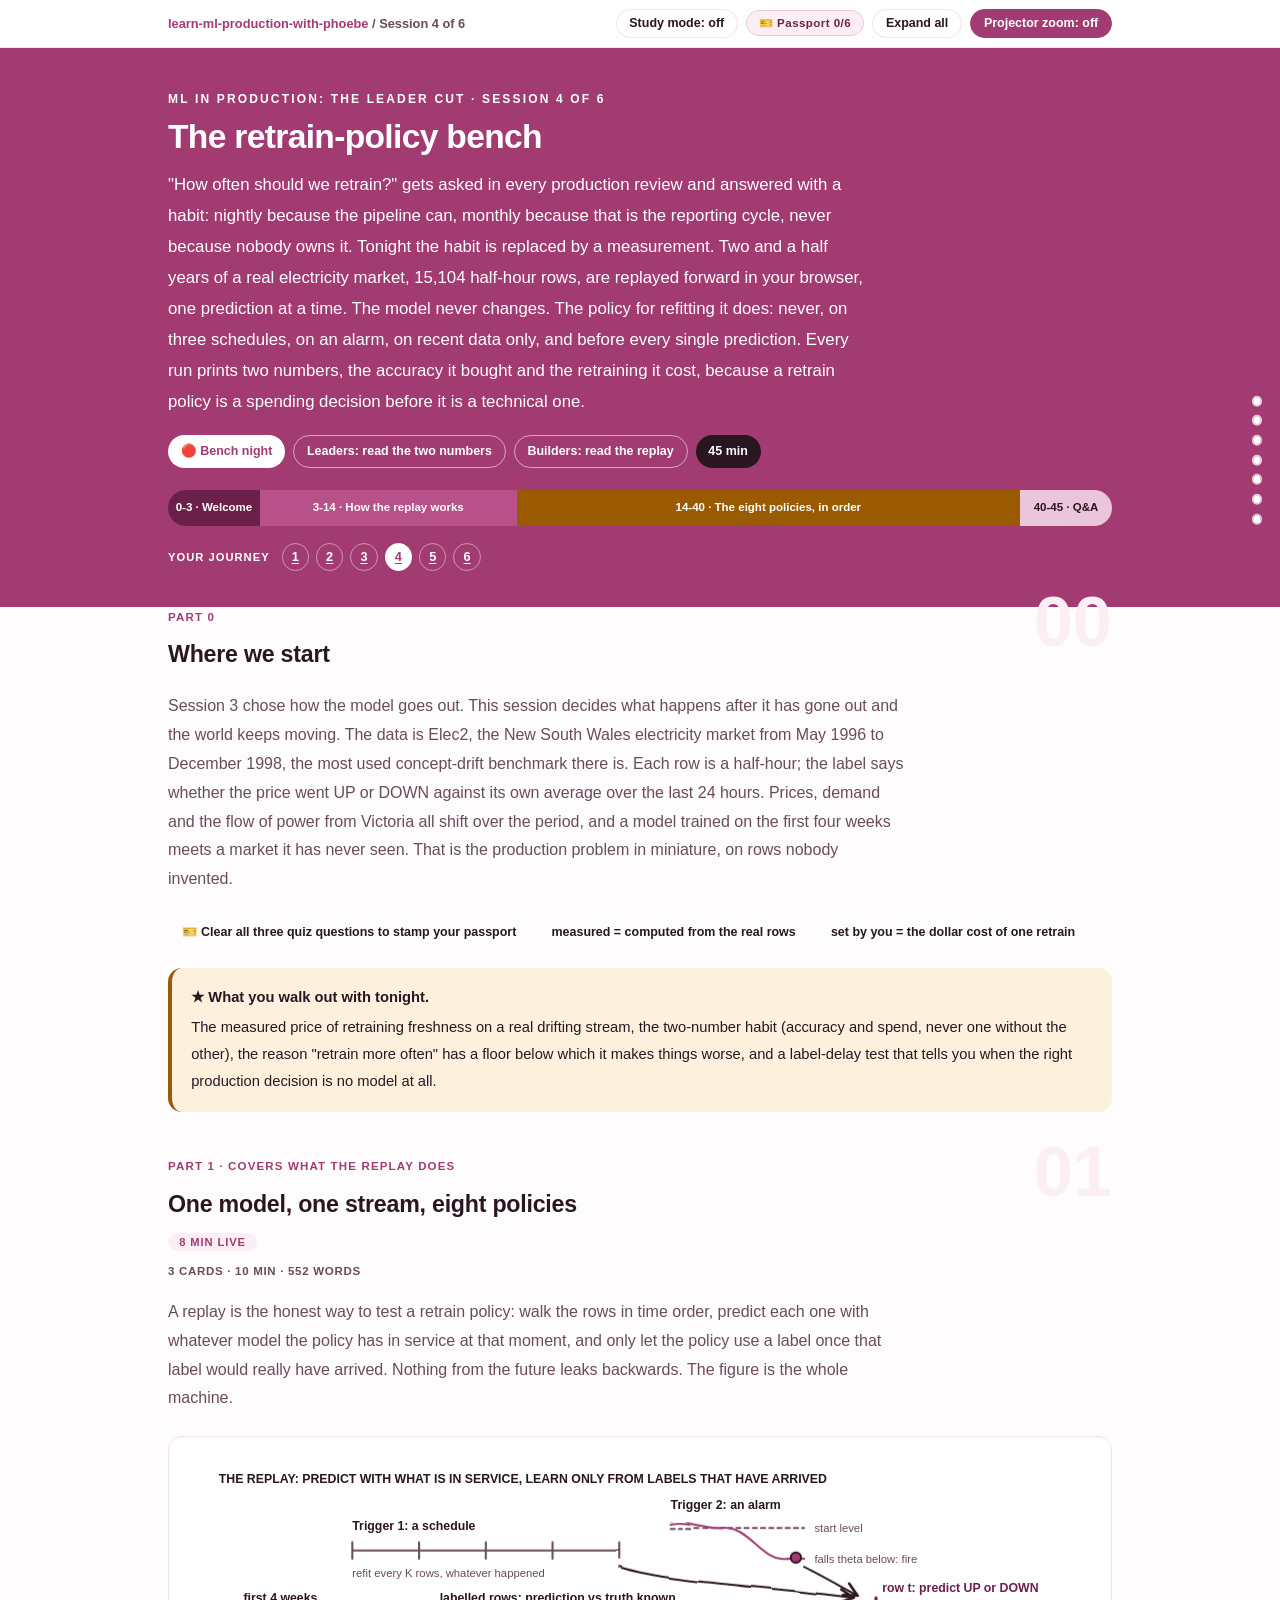
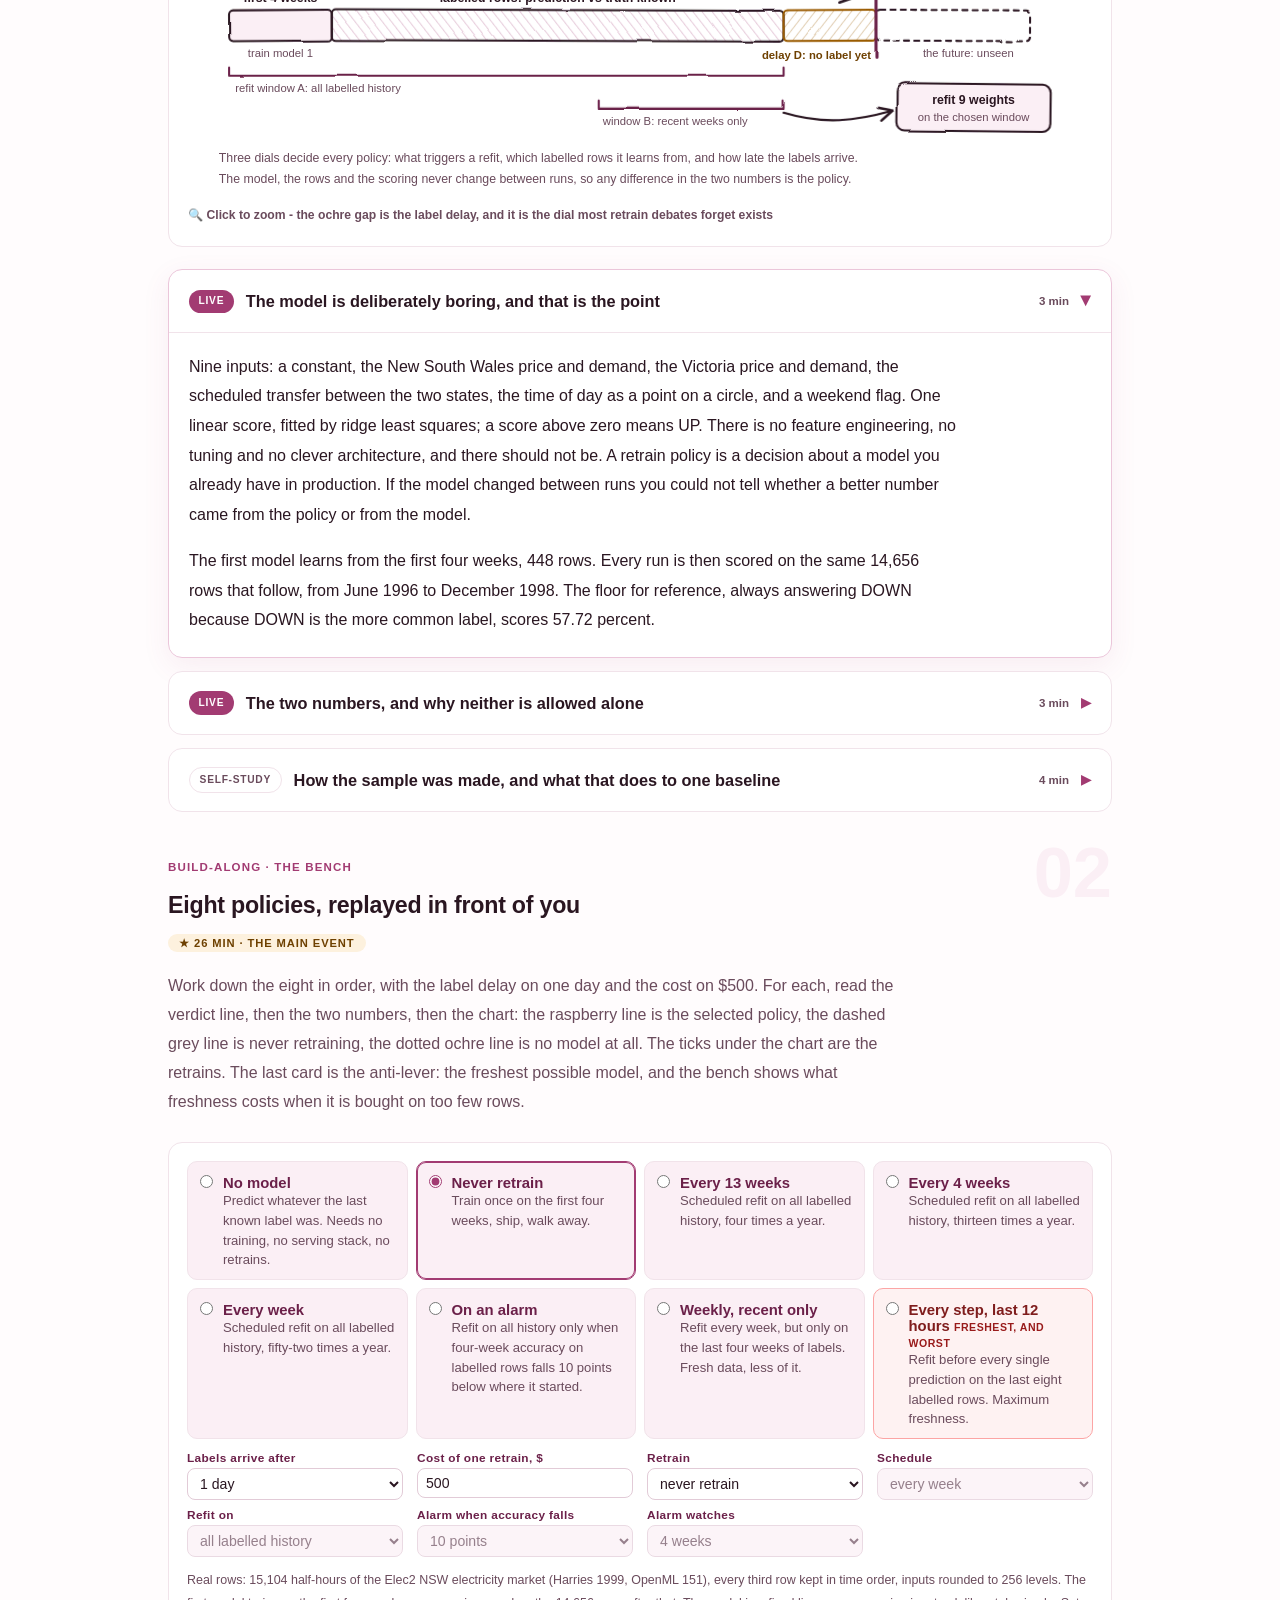
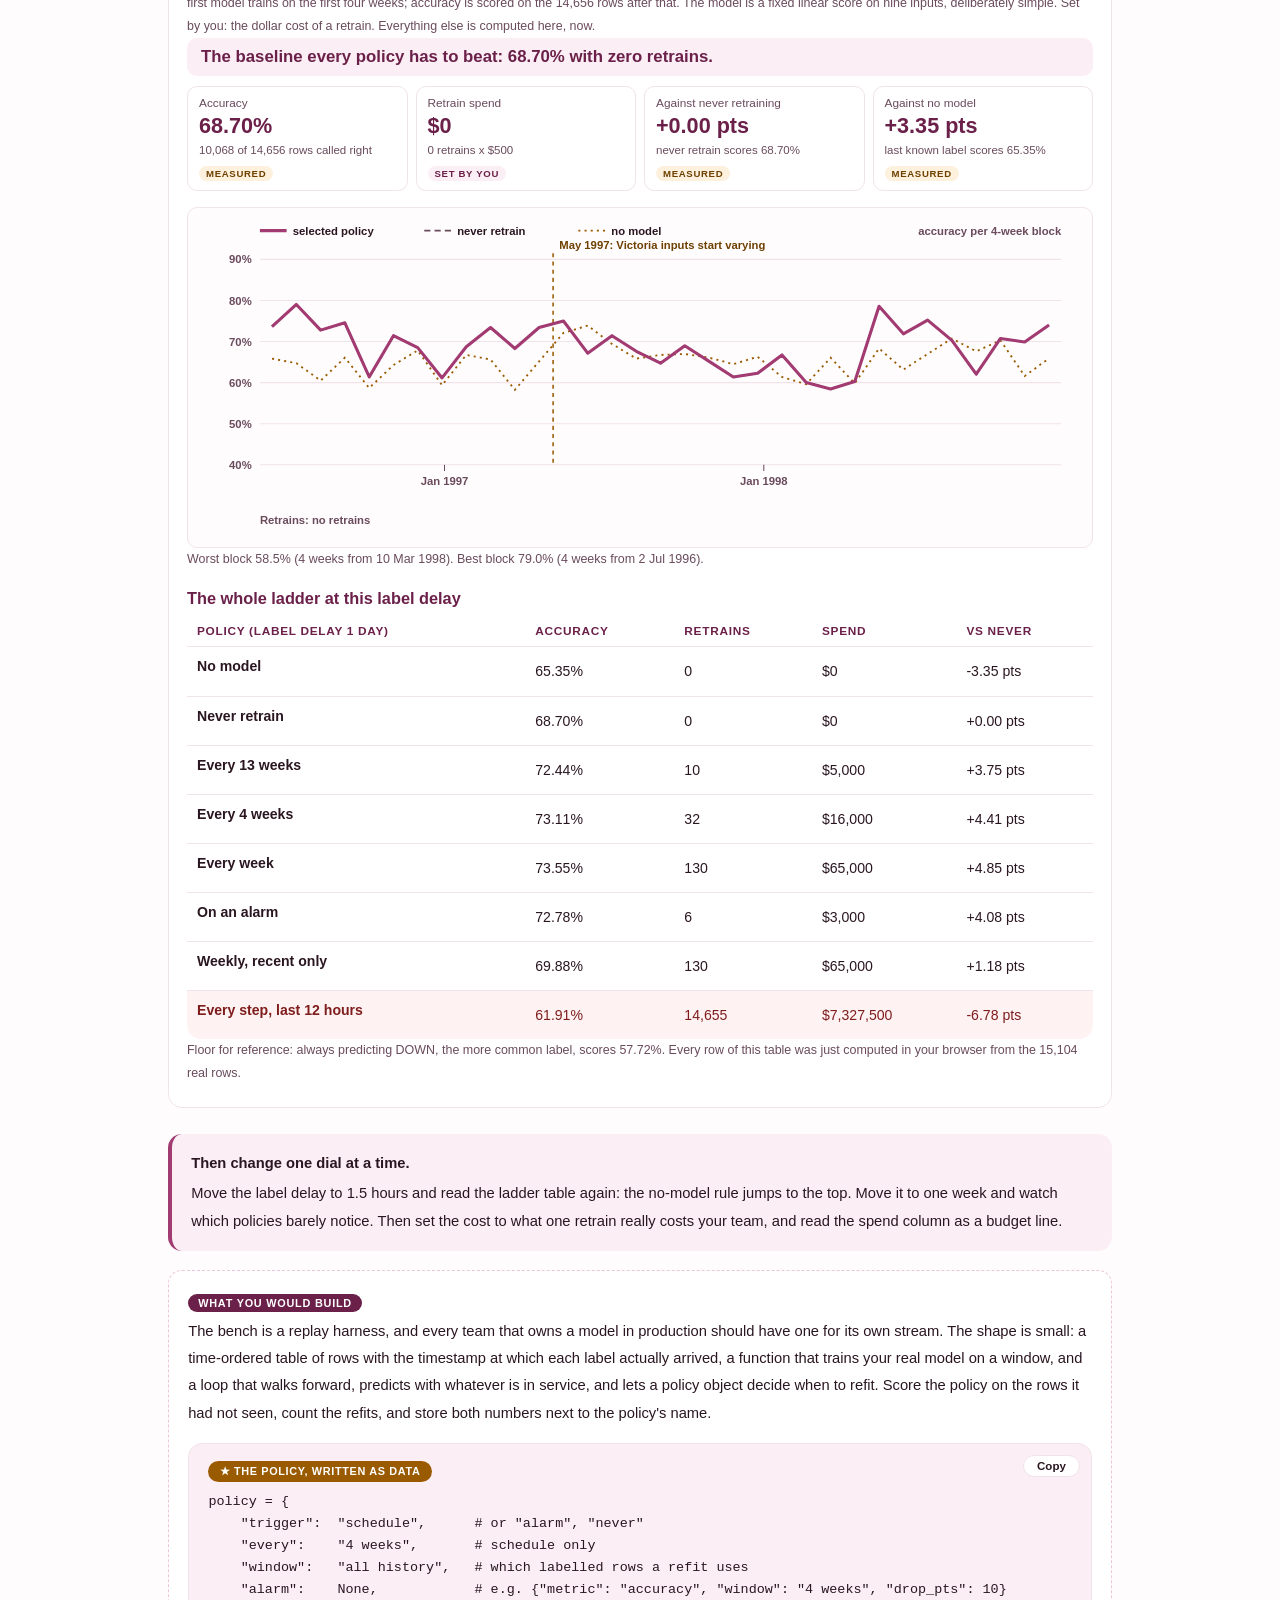
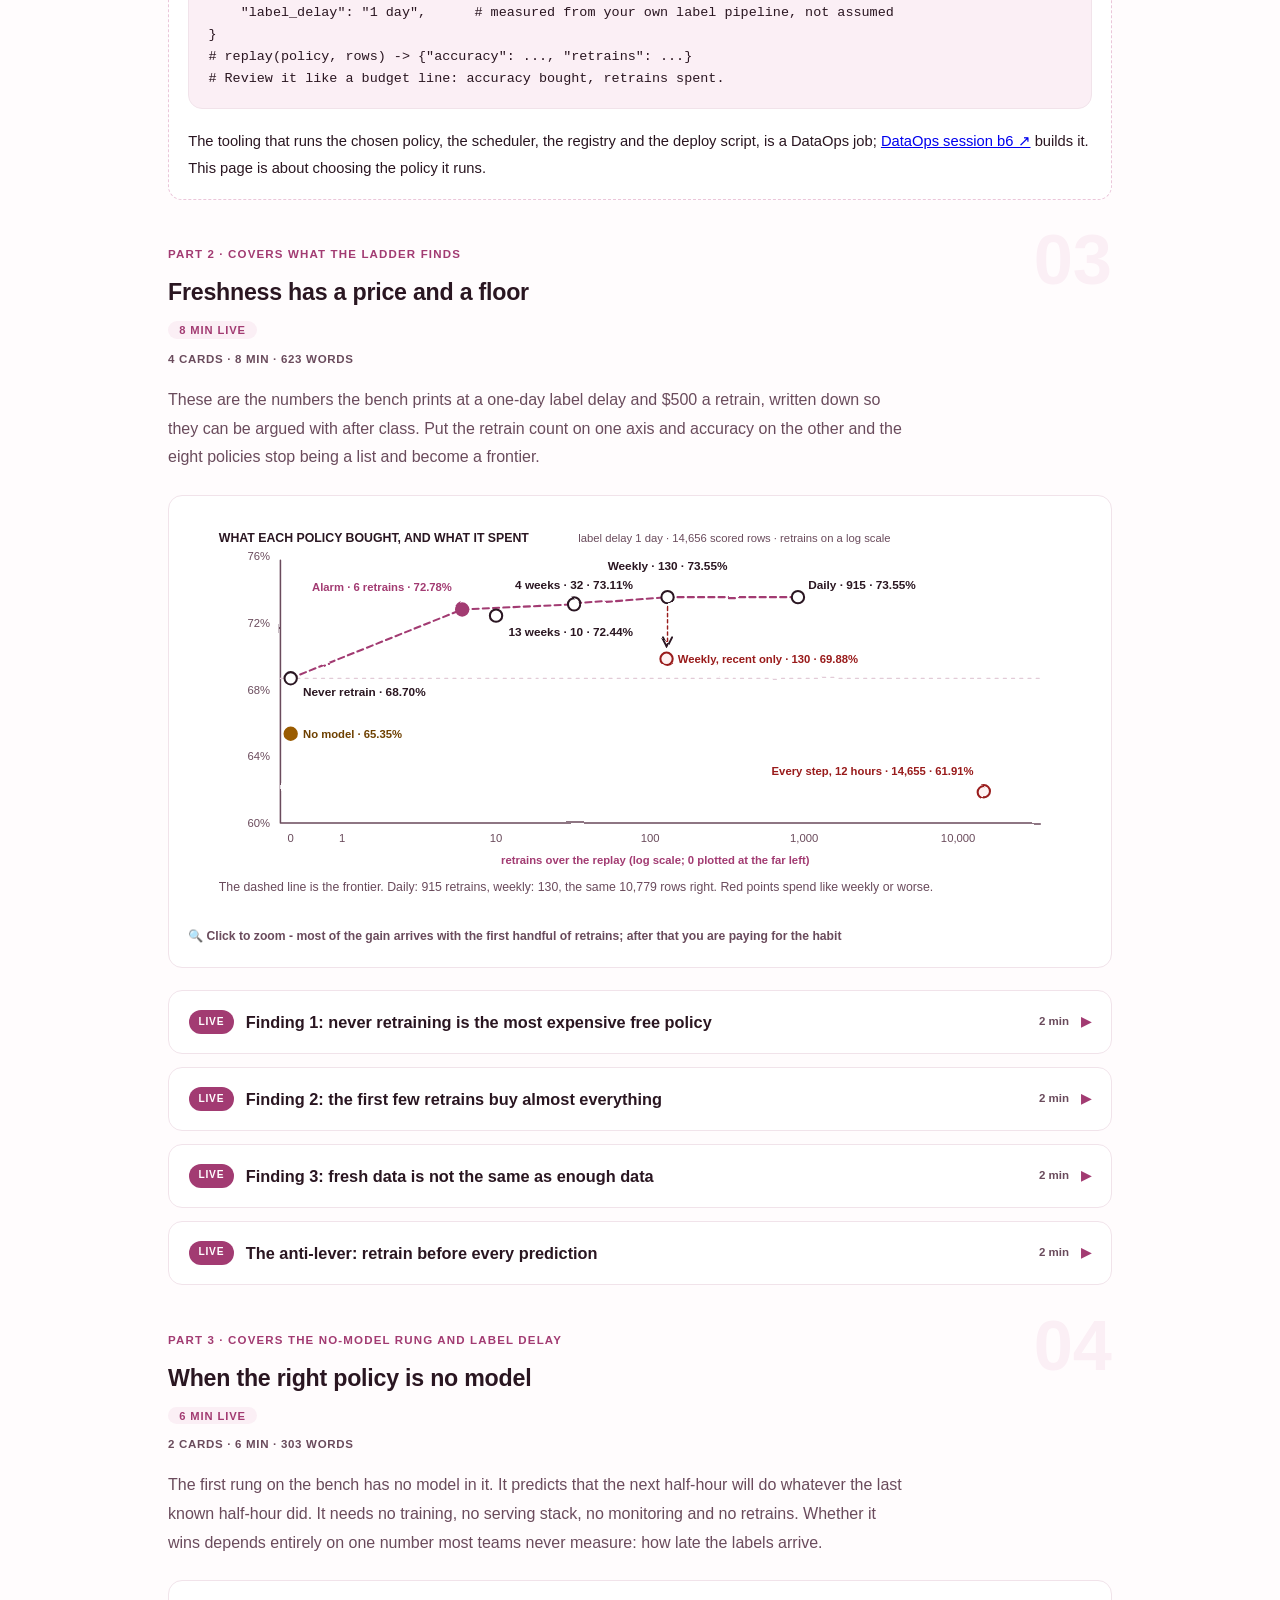
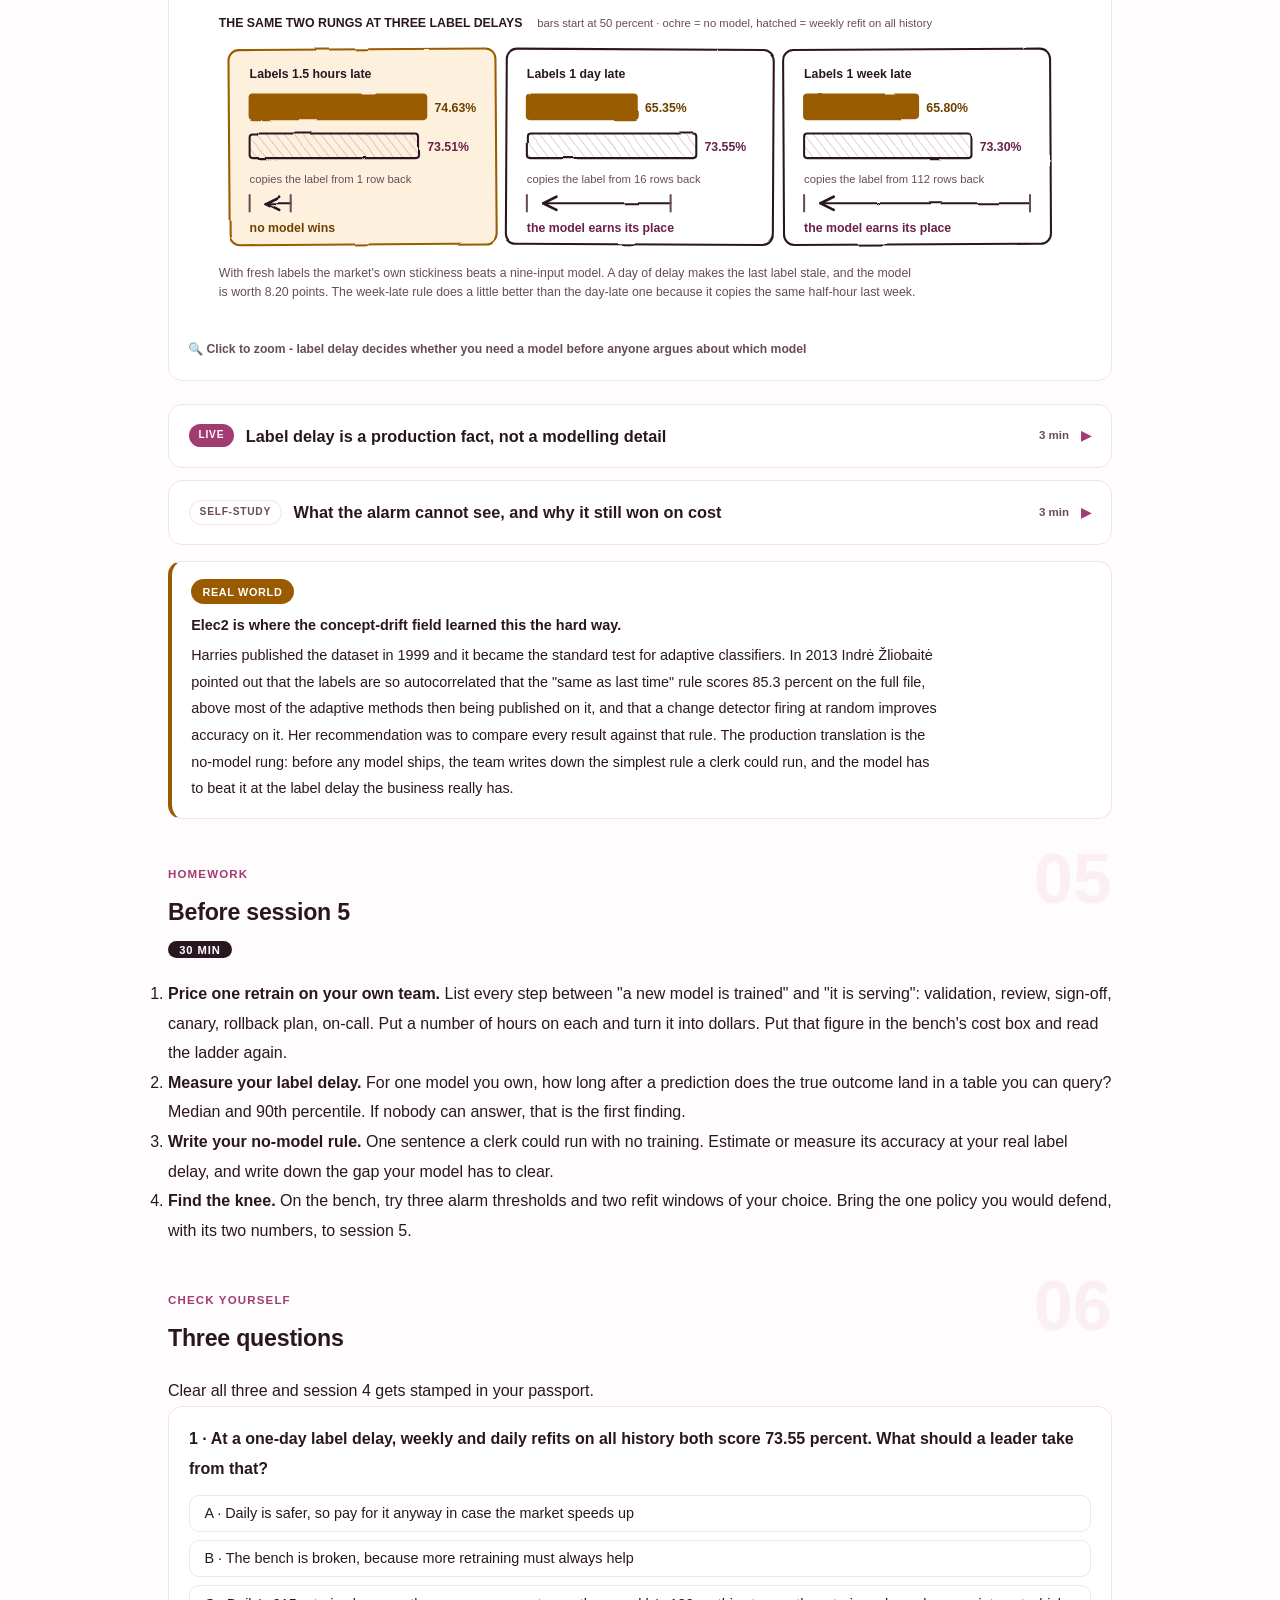
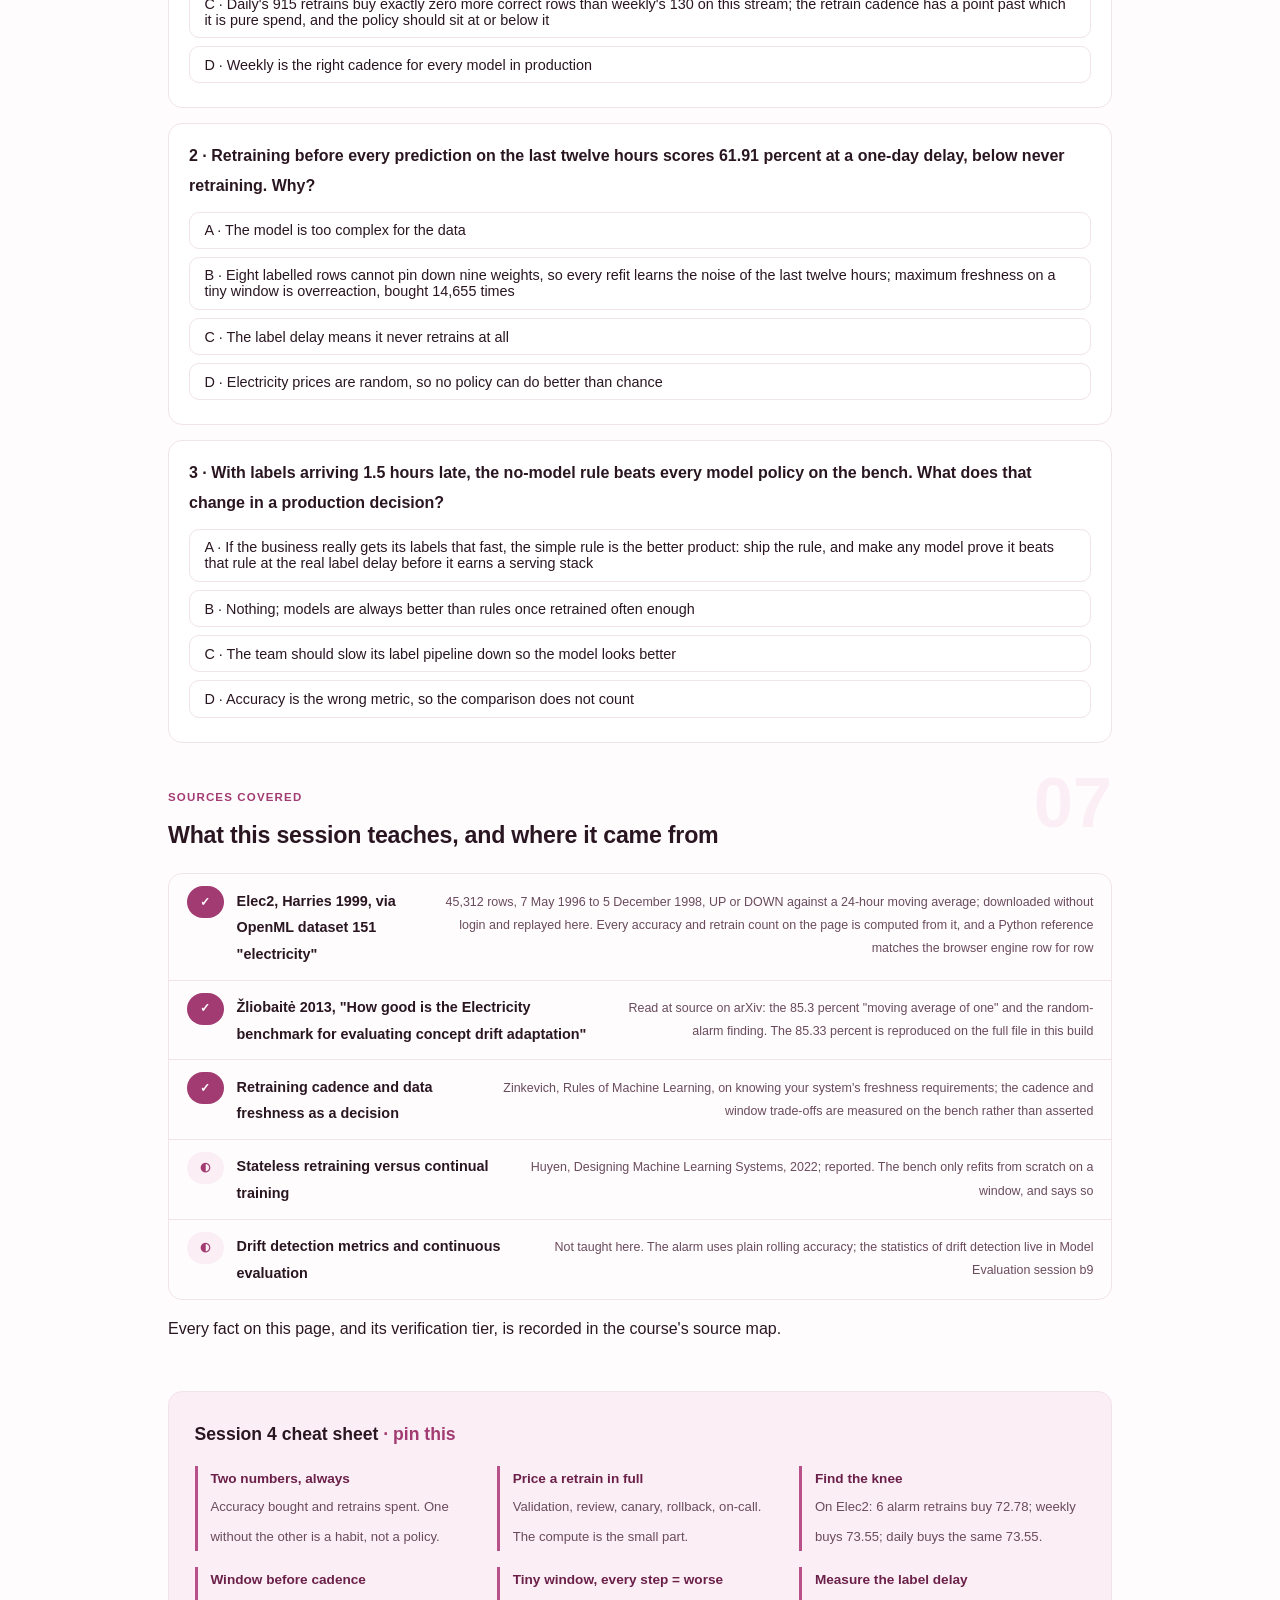
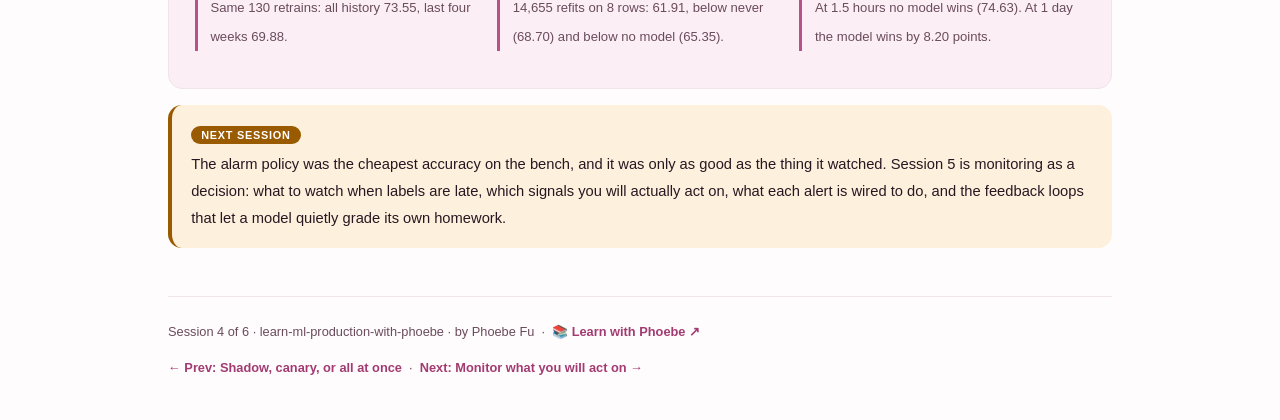
<file: courses/04-the-retrain-policy-bench.html>
<!DOCTYPE html>
<html lang="en">
<head>
<meta charset="UTF-8">
<meta name="viewport" content="width=device-width, initial-scale=1.0">
<!-- social:start -->
<meta name="description" content="Session 4 of 6. 15,104 real half-hours of the Elec2 electricity market replayed forward in your browser under eight retrain policies. Weekly refits buy 4.85 points over never retraining for 130 retrains; an alarm buys 4.08 for 6; retraining before every prediction is worse than having no model at all.">
<meta property="og:type" content="article">
<meta property="og:site_name" content="Learn with Phoebe">
<meta property="og:title" content="The retrain-policy bench - learn ml production with phoebe">
<meta property="og:description" content="Session 4 of 6. Same model, same real rows, eight policies for when to refit it. Two numbers on every run: accuracy and what the retraining cost.">
<meta property="og:url" content="https://phoebefu6.github.io/learn-ml-production-with-phoebe/courses/04-the-retrain-policy-bench.html">
<meta property="og:image" content="https://phoebefu6.github.io/learn-ml-production-with-phoebe/assets/og-cover.png">
<meta property="og:image:width" content="1200">
<meta property="og:image:height" content="630">
<meta name="twitter:card" content="summary_large_image">
<meta name="twitter:title" content="The retrain-policy bench - learn ml production with phoebe">
<meta name="twitter:description" content="Session 4 of 6. Eight retrain policies on real Elec2 rows, replayed live.">
<meta name="twitter:image" content="https://phoebefu6.github.io/learn-ml-production-with-phoebe/assets/og-cover.png">
<!-- social:end -->
<title>Session 4 · The retrain-policy bench - learn ml production with phoebe</title>
<link rel="stylesheet" href="../assets/style.css?v=22">
</head>
<body>

<div class="toolbar">
  <div class="wrap">
    <span class="crumb"><a href="../index.html">learn-ml-production-with-phoebe</a> / Session 4 of 6</span>
    <button class="btn" id="toggle-all" type="button">Expand all</button>
    <button class="btn primary" id="zoom-toggle" type="button">Projector zoom: off</button>
  </div>
</div>

<header class="masthead">
  <div class="wrap">
    <div class="eyebrow">ML in Production: The Leader Cut · Session 4 of 6</div>
    <h1>The retrain-policy <span class="accent">bench</span></h1>
    <p class="sub">"How often should we retrain?" gets asked in every production review and answered with a habit: nightly because the pipeline can, monthly because that is the reporting cycle, never because nobody owns it. Tonight the habit is replaced by a measurement. Two and a half years of a real electricity market, 15,104 half-hour rows, are replayed forward in your browser, one prediction at a time. The model never changes. The policy for refitting it does: never, on three schedules, on an alarm, on recent data only, and before every single prediction. Every run prints two numbers, the accuracy it bought and the retraining it cost, because a retrain policy is a spending decision before it is a technical one.</p>
    <div class="chip-row">
      <span class="chip level">🔴 Bench night</span>
      <span class="chip audience">Leaders: read the two numbers</span>
      <span class="chip audience">Builders: read the replay</span>
      <span class="chip time">45 min</span>
    </div>
    <div class="agenda">
      <span class="a1" style="flex:1">0-3 · Welcome</span>
      <span class="a2" style="flex:3">3-14 · How the replay works</span>
      <span class="a3" style="flex:6">14-40 · The eight policies, in order</span>
      <span class="a4" style="flex:1">40-45 · Q&amp;A</span>
    </div>
  </div>
</header>

<main class="wrap">

  <section class="section" id="intro">
    <div class="section-kicker">
      <span class="klabel">Part 0</span>
      <h2>Where we start</h2>
    </div>
    <p class="lede">Session 3 chose how the model goes out. This session decides what happens after it has gone out and the world keeps moving. The data is Elec2, the New South Wales electricity market from May 1996 to December 1998, the most used concept-drift benchmark there is. Each row is a half-hour; the label says whether the price went UP or DOWN against its own average over the last 24 hours. Prices, demand and the flow of power from Victoria all shift over the period, and a model trained on the first four weeks meets a market it has never seen. That is the production problem in miniature, on rows nobody invented.</p>

    <div class="legend">
      <span class="pill">🎫 Clear all three quiz questions to stamp your passport</span>
      <span class="pill">measured = computed from the real rows</span>
      <span class="pill">set by you = the dollar cost of one retrain</span>
    </div>

    <div class="callout win">
      <p><strong>★ What you walk out with tonight.</strong> The measured price of retraining freshness on a real drifting stream, the two-number habit (accuracy and spend, never one without the other), the reason "retrain more often" has a floor below which it makes things worse, and a label-delay test that tells you when the right production decision is no model at all.</p>
    </div>
  </section>

  <section class="section" id="part-1">
    <div class="section-kicker">
      <span class="klabel">Part 1 · covers what the replay does</span>
      <h2>One model, one stream, eight policies</h2>
      <span class="tag concept">8 min live</span>
    </div>
    <p class="lede">A replay is the honest way to test a retrain policy: walk the rows in time order, predict each one with whatever model the policy has in service at that moment, and only let the policy use a label once that label would really have arrived. Nothing from the future leaks backwards. The figure is the whole machine.</p>

    <figure class="zoomable">
      <svg viewBox="0 0 880 330" xmlns="http://www.w3.org/2000/svg" role="img" aria-label="The replay drawn as a time rail of real rows. The first four weeks train the first model. At the current row the model in service predicts UP or DOWN. Labels for recent rows have not arrived yet: the label delay gap. Two triggers can call a refit: a schedule every K rows, or an alarm when rolling accuracy on labelled rows falls below where it started. A refit uses either all labelled history or only the most recent weeks.">
        <defs>
          <filter id="s4aSk" x="-3%" y="-3%" width="106%" height="106%"><feTurbulence type="fractalNoise" baseFrequency="0.02" numOctaves="2" seed="41" result="n"/><feDisplacementMap in="SourceGraphic" in2="n" scale="2.4" xChannelSelector="R" yChannelSelector="G"/></filter>
          <pattern id="s4aHc" patternUnits="userSpaceOnUse" width="7" height="7" patternTransform="rotate(-38)"><line x1="0" y1="0" x2="0" y2="7" stroke="#A23B72" stroke-width="1" opacity=".5"/></pattern>
          <pattern id="s4aHt" patternUnits="userSpaceOnUse" width="7" height="7" patternTransform="rotate(38)"><line x1="0" y1="0" x2="0" y2="7" stroke="#9A5B00" stroke-width="1" opacity=".6"/></pattern>
          <marker id="s4aAr" viewBox="0 0 10 10" refX="9" refY="5" markerWidth="8" markerHeight="8" orient="auto"><path d="M1 1 L9 5 L1 9" fill="none" stroke="#2A1621" stroke-width="1.6" stroke-linecap="round"/></marker>
        </defs>
        <style>
          .s4aH { font: 800 12px Inter, sans-serif; fill: #2A1621; }
          .s4aL { font: 600 12px Inter, sans-serif; fill: #2A1621; }
          .s4aS { font: 400 11px Inter, sans-serif; fill: #6A4B5C; }
          .s4aB { font: 800 11px Inter, sans-serif; fill: #6E4000; }
          .s4aV { font: 800 12px Inter, sans-serif; fill: #6B2049; }
          .s4aN { font: 400 12px Inter, sans-serif; fill: #6A4B5C; }
        </style>

        <text class="s4aH" x="30" y="26">THE REPLAY: PREDICT WITH WHAT IS IN SERVICE, LEARN ONLY FROM LABELS THAT HAVE ARRIVED</text>

        <g filter="url(#s4aSk)" fill="none" stroke="#2A1621" stroke-width="2" stroke-linecap="round" stroke-linejoin="round">
          <!-- the rail of rows -->
          <rect x="40" y="150" width="100" height="30" rx="4" transform="rotate(-0.4 90 165)" fill="#FBEFF5"/>
          <rect x="140" y="150" width="440" height="30" rx="4" transform="rotate(0.2 360 165)" fill="url(#s4aHc)"/>
          <rect x="580" y="150" width="90" height="30" rx="4" transform="rotate(-0.3 625 165)" fill="url(#s4aHt)" stroke="#9A5B00"/>
          <rect x="670" y="150" width="150" height="30" rx="4" transform="rotate(0.3 745 165)" fill="#FFFFFF" stroke-dasharray="5 5"/>
          <!-- the now marker -->
          <path d="M670 138 L670 196" stroke="#6B2049" stroke-width="3"/>
          <!-- schedule trigger: a tick ruler -->
          <path d="M160 92 L420 92 M160 84 L160 100 M225 84 L225 100 M290 84 L290 100 M355 84 L355 100 M420 84 L420 100" stroke="#6A4B5C"/>
          <!-- alarm trigger: rolling accuracy dips below its start line -->
          <path d="M470 70 L600 70" stroke="#6A4B5C" stroke-dasharray="4 4"/>
          <path d="M470 66 C490 62 505 72 520 70 C540 68 552 88 566 96 C578 104 590 98 600 100" stroke="#A23B72"/>
          <circle cx="592" cy="99" r="5" fill="#A23B72"/>
          <!-- arrows to the refit -->
          <path d="M420 108 C470 124 560 126 648 138" marker-end="url(#s4aAr)"/>
          <path d="M600 108 C616 116 630 124 652 136" marker-end="url(#s4aAr)"/>
          <!-- window brackets -->
          <path d="M40 206 L40 214 L580 214 L580 206" stroke="#6B2049"/>
          <path d="M400 238 L400 246 L580 246 L580 238" stroke="#6B2049"/>
          <!-- refit box -->
          <rect x="690" y="222" width="150" height="46" rx="8" transform="rotate(0.6 765 245)" fill="#FBEFF5"/>
          <path d="M580 250 C620 262 650 258 686 248" marker-end="url(#s4aAr)"/>
        </g>

        <text class="s4aL" x="90" y="142" text-anchor="middle">first 4 weeks</text>
        <text class="s4aS" x="90" y="196" text-anchor="middle">train model 1</text>
        <text class="s4aL" x="360" y="142" text-anchor="middle">labelled rows: prediction vs truth known</text>
                <text class="s4aB" x="612" y="198" text-anchor="middle">delay D: no label yet</text>
        <text class="s4aV" x="676" y="132">row t: predict UP or DOWN</text>
        <text class="s4aS" x="760" y="196" text-anchor="middle">the future: unseen</text>

        <text class="s4aL" x="160" y="72">Trigger 1: a schedule</text>
        <text class="s4aS" x="160" y="118">refit every K rows, whatever happened</text>
        <text class="s4aL" x="470" y="52">Trigger 2: an alarm</text>
        <text class="s4aS" x="610" y="74">start level</text>
        <text class="s4aS" x="610" y="104">falls theta below: fire</text>

        <text class="s4aS" x="46" y="230">refit window A: all labelled history</text>
        <text class="s4aS" x="404" y="262">window B: recent weeks only</text>
        <text class="s4aL" x="765" y="242" text-anchor="middle">refit 9 weights</text>
        <text class="s4aS" x="765" y="258" text-anchor="middle">on the chosen window</text>

        <text class="s4aN" x="30" y="298">Three dials decide every policy: what triggers a refit, which labelled rows it learns from, and how late the labels arrive.</text>
        <text class="s4aN" x="30" y="318">The model, the rows and the scoring never change between runs, so any difference in the two numbers is the policy.</text>
      </svg>
      <figcaption>🔍 Click to zoom - the ochre gap is the label delay, and it is the dial most retrain debates forget exists</figcaption>
    </figure>

    <details class="card" open>
      <summary><span class="mode live">Live</span>The model is deliberately boring, and that is the point<span class="mini">3 min</span><span class="caret">▶</span></summary>
      <div class="body">
        <p>Nine inputs: a constant, the New South Wales price and demand, the Victoria price and demand, the scheduled transfer between the two states, the time of day as a point on a circle, and a weekend flag. One linear score, fitted by ridge least squares; a score above zero means UP. There is no feature engineering, no tuning and no clever architecture, and there should not be. A retrain policy is a decision about a model you already have in production. If the model changed between runs you could not tell whether a better number came from the policy or from the model.</p>
        <p>The first model learns from the first four weeks, 448 rows. Every run is then scored on the same 14,656 rows that follow, from June 1996 to December 1998. The floor for reference, always answering DOWN because DOWN is the more common label, scores 57.72 percent.</p>
      </div>
    </details>

    <details class="card">
      <summary><span class="mode live">Live</span>The two numbers, and why neither is allowed alone<span class="mini">3 min</span><span class="caret">▶</span></summary>
      <div class="body">
        <p><strong>Accuracy</strong> is the share of the 14,656 rows the policy's model called right. It is measured: the same rows, the same labels, counted.</p>
        <p><strong>Retrain spend</strong> is the number of refits times a dollar figure you set, $500 by default. That $500 is not a fact about anybody's cloud bill; it stands for the whole cost of one retrain in production, which is rarely the compute. It is the validation run, the review, the change ticket, the canary from session 3, and the on-call risk of shipping a new model on a Friday. Set it to what one retrain costs your team and every spend figure on the page moves with it. The accuracy column never does.</p>
        <p>Read them as a pair. A policy that gains a point and a half for $65,000 and a policy that gains four points for $3,000 are not "both better than never". One of them is a bargain and one of them is a habit.</p>
      </div>
    </details>

    <details class="card">
      <summary><span class="mode self">Self-study</span>How the sample was made, and what that does to one baseline<span class="mini">4 min</span><span class="caret">▶</span></summary>
      <div class="body">
        <p>The full Elec2 file on OpenML has 45,312 rows, one per half-hour from 7 May 1996 to 5 December 1998. The bench keeps every third row, in time order, which gives 15,104 rows one and a half hours apart: 16 a day, 112 a week. Each input, already scaled between 0 and 1 by OpenML, is rounded to one of 256 levels. Nothing is shuffled, so the drift is exactly where the market put it.</p>
        <p>One thing the thinning changes, and it matters for Part 3. On the full file, a rule that simply repeats the previous half-hour's label scores 85.3 percent, a figure Žliobaitė published in 2013 and that this build reproduces at 85.33 percent. On the bench, the "previous row" is an hour and a half earlier, so the same rule scores 74.63 percent. The model runs are not flattered or penalised by the thinning in the same way, which is why the page quotes the bench's own no-model number and never the 85.3.</p>
        <p>One more real quirk: the Victoria price, Victoria demand and transfer columns hold a single constant value for roughly the first year, because they were missing and were filled in before the file was published. They start moving in May 1997. The chart on the bench marks the date. A model trained before then has learned nothing about three of its nine inputs, which is a very ordinary way for production data to change under a model.</p>
      </div>
    </details>
  </section>

  <section class="section" id="bench">
    <div class="section-kicker">
      <span class="klabel">Build-along · the bench</span>
      <h2>Eight policies, replayed in front of you</h2>
      <span class="tag demo">★ 26 min · the main event</span>
    </div>
    <p class="lede">Work down the eight in order, with the label delay on one day and the cost on $500. For each, read the verdict line, then the two numbers, then the chart: the raspberry line is the selected policy, the dashed grey line is never retraining, the dotted ochre line is no model at all. The ticks under the chart are the retrains. The last card is the anti-lever: the freshest possible model, and the bench shows what freshness costs when it is bought on too few rows.</p>

    <div id="rtp-bench" class="mb-wrap" data-live-bench></div>

    <div class="callout tip">
      <p><strong>Then change one dial at a time.</strong> Move the label delay to 1.5 hours and read the ladder table again: the no-model rule jumps to the top. Move it to one week and watch which policies barely notice. Then set the cost to what one retrain really costs your team, and read the spend column as a budget line.</p>
    </div>

    <div class="wyb">
      <span class="wyb-pill">What you would build</span>
      <p>The bench is a replay harness, and every team that owns a model in production should have one for its own stream. The shape is small: a time-ordered table of rows with the timestamp at which each label actually arrived, a function that trains your real model on a window, and a loop that walks forward, predicts with whatever is in service, and lets a policy object decide when to refit. Score the policy on the rows it had not seen, count the refits, and store both numbers next to the policy's name.</p>
      <div class="prompt-box good"><span class="label">★ The policy, written as data</span>policy = {
    "trigger":  "schedule",      # or "alarm", "never"
    "every":    "4 weeks",       # schedule only
    "window":   "all history",   # which labelled rows a refit uses
    "alarm":    None,            # e.g. {"metric": "accuracy", "window": "4 weeks", "drop_pts": 10}
    "label_delay": "1 day",      # measured from your own label pipeline, not assumed
}
# replay(policy, rows) -&gt; {"accuracy": ..., "retrains": ...}
# Review it like a budget line: accuracy bought, retrains spent.</div>
      <p>The tooling that runs the chosen policy, the scheduler, the registry and the deploy script, is a DataOps job; <a href="https://phoebefu6.github.io/learn-dataops-with-phoebe/courses/b6-model-deploy-monitor.html">DataOps session b6 ↗</a> builds it. This page is about choosing the policy it runs.</p>
    </div>
  </section>

  <section class="section" id="part-2">
    <div class="section-kicker">
      <span class="klabel">Part 2 · covers what the ladder finds</span>
      <h2>Freshness has a price and a floor</h2>
      <span class="tag concept">8 min live</span>
    </div>
    <p class="lede">These are the numbers the bench prints at a one-day label delay and $500 a retrain, written down so they can be argued with after class. Put the retrain count on one axis and accuracy on the other and the eight policies stop being a list and become a frontier.</p>

    <figure class="zoomable">
      <svg viewBox="0 0 880 390" xmlns="http://www.w3.org/2000/svg" role="img" aria-label="Accuracy against the number of retrains, retrains on a log scale. No model 65.35 percent with 0 retrains. Never retrain 68.70 percent with 0. Alarm 72.78 percent with 6. Every 13 weeks 72.44 percent with 10. Every 4 weeks 73.11 percent with 32. Weekly 73.55 percent with 130. Daily 73.55 percent with 915. Weekly on recent weeks only 69.88 percent with 130. Every step on 12 hours 61.91 percent with 14,655 retrains.">
        <defs>
          <filter id="s4bSk" x="-3%" y="-3%" width="106%" height="106%"><feTurbulence type="fractalNoise" baseFrequency="0.02" numOctaves="2" seed="47" result="n"/><feDisplacementMap in="SourceGraphic" in2="n" scale="2.4" xChannelSelector="R" yChannelSelector="G"/></filter>
          <marker id="s4bAr" viewBox="0 0 10 10" refX="9" refY="5" markerWidth="8" markerHeight="8" orient="auto"><path d="M1 1 L9 5 L1 9" fill="none" stroke="#2A1621" stroke-width="1.6" stroke-linecap="round"/></marker>
        </defs>
        <style>
          .s4bH { font: 800 12px Inter, sans-serif; fill: #2A1621; }
          .s4bL { font: 600 11.5px Inter, sans-serif; fill: #2A1621; }
          .s4bS { font: 400 11px Inter, sans-serif; fill: #6A4B5C; }
          .s4bB { font: 800 11px Inter, sans-serif; fill: #6E4000; }
          .s4bA { font: 700 11px Inter, sans-serif; fill: #A23B72; }
          .s4bR { font: 800 11px Inter, sans-serif; fill: #991B1B; }
          .s4bN { font: 400 12px Inter, sans-serif; fill: #6A4B5C; }
        </style>

        <text class="s4bH" x="30" y="26">WHAT EACH POLICY BOUGHT, AND WHAT IT SPENT</text>
        <text class="s4bS" x="380" y="26">label delay 1 day · 14,656 scored rows · retrains on a log scale</text>

        <g filter="url(#s4bSk)" fill="none" stroke="#2A1621" stroke-width="2" stroke-linecap="round" stroke-linejoin="round">
          <path d="M90 300 L830 300 M90 300 L90 44" stroke="#6A4B5C" stroke-width="1.5"/>
          <path d="M90 159 L830 159" stroke="#E2CBD7" stroke-width="1.2" stroke-dasharray="3 5"/>
          <!-- the frontier -->
          <path d="M100 159 L267 92 L376 87 L467 80 L594 80" stroke="#A23B72" stroke-dasharray="6 4"/>
          <circle cx="100" cy="213" r="6" fill="#9A5B00" stroke="#9A5B00"/>
          <circle cx="100" cy="159" r="6" fill="#FFFFFF"/>
          <circle cx="267" cy="92" r="6" fill="#A23B72" stroke="#A23B72"/>
          <circle cx="300" cy="98" r="6" fill="#FFFFFF"/>
          <circle cx="376" cy="87" r="6" fill="#FFFFFF"/>
          <circle cx="467" cy="80" r="6" fill="#FFFFFF"/>
          <circle cx="594" cy="80" r="6" fill="#FFFFFF"/>
          <circle cx="467" cy="140" r="6" fill="#FEF2F2" stroke="#991B1B"/>
          <circle cx="775" cy="269" r="6" fill="#FEF2F2" stroke="#991B1B"/>
          <path d="M467 90 L467 128" stroke="#991B1B" stroke-width="1.4" stroke-dasharray="3 3" marker-end="url(#s4bAr)"/>
        </g>

        <text class="s4bS" x="80" y="304" text-anchor="end">60%</text>
        <text class="s4bS" x="80" y="239" text-anchor="end">64%</text>
        <text class="s4bS" x="80" y="174" text-anchor="end">68%</text>
        <text class="s4bS" x="80" y="109" text-anchor="end">72%</text>
        <text class="s4bS" x="80" y="44" text-anchor="end">76%</text>
        <text class="s4bS" x="100" y="318" text-anchor="middle">0</text>
        <text class="s4bS" x="150" y="318" text-anchor="middle">1</text>
        <text class="s4bS" x="300" y="318" text-anchor="middle">10</text>
        <text class="s4bS" x="450" y="318" text-anchor="middle">100</text>
        <text class="s4bS" x="600" y="318" text-anchor="middle">1,000</text>
        <text class="s4bS" x="750" y="318" text-anchor="middle">10,000</text>
        <text class="s4bA" x="455" y="340" text-anchor="middle">retrains over the replay (log scale; 0 plotted at the far left)</text>

        <text class="s4bB" x="112" y="217">No model · 65.35%</text>
        <text class="s4bL" x="112" y="176">Never retrain · 68.70%</text>
        <text class="s4bA" x="257" y="74" text-anchor="end">Alarm · 6 retrains · 72.78%</text>
        <text class="s4bL" x="312" y="118">13 weeks · 10 · 72.44%</text>
        <text class="s4bL" x="376" y="72" text-anchor="middle">4 weeks · 32 · 73.11%</text>
        <text class="s4bL" x="467" y="54" text-anchor="middle">Weekly · 130 · 73.55%</text>
        <text class="s4bL" x="604" y="72">Daily · 915 · 73.55%</text>
        <text class="s4bR" x="477" y="144">Weekly, recent only · 130 · 69.88%</text>
        <text class="s4bR" x="765" y="253" text-anchor="end">Every step, 12 hours · 14,655 · 61.91%</text>

        <text class="s4bN" x="30" y="366">The dashed line is the frontier. Daily: 915 retrains, weekly: 130, the same 10,779 rows right. Red points spend like weekly or worse.</text>
      </svg>
      <figcaption>🔍 Click to zoom - most of the gain arrives with the first handful of retrains; after that you are paying for the habit</figcaption>
    </figure>

    <details class="card">
      <summary><span class="mode live">Live</span>Finding 1: never retraining is the most expensive free policy<span class="mini">2 min</span><span class="caret">▶</span></summary>
      <div class="body">
        <p>Never retrain costs nothing and scores 68.70 percent. Refitting on all history once a quarter, ten retrains, scores 72.44 percent: 3.75 points for $5,000, about $1,335 a point. The line under the chart shows where the gap opens. Select "Every week" and it reports a best four-week lead of +14.5 points over never retraining, in the four weeks from 19 Nov 1996, six months after launch. That slow slide is what drift looks like from the inside: no alert fired, no pipeline broke, and an uptime dashboard would have shown a healthy model. The same line keeps it honest in the other direction too. The weekly run's worst block, 58.5 percent from 10 Feb 1998, is as bad as never retraining's worst, and in the four weeks from 30 Jun 1998 never retraining beats it by 2.9 points. Retraining raises the average; it does not buy immunity from bad months.</p>
      </div>
    </details>

    <details class="card">
      <summary><span class="mode live">Live</span>Finding 2: the first few retrains buy almost everything<span class="mini">2 min</span><span class="caret">▶</span></summary>
      <div class="body">
        <p>Ten retrains a quarter apart: 72.44. Thirty-two, every four weeks: 73.11. One hundred and thirty, weekly: 73.55. Nine hundred and fifteen, daily: 73.55 again, to the row, 10,779 correct in both. Going from weekly to daily multiplies the retrain bill by seven and buys nothing. On the bench's printed rate, the quarterly policy pays about $1,335 per accuracy point over never, monthly about $3,624, weekly about $13,399.</p>
        <p>The alarm policy sits on the knee of the curve: 6 retrains, 72.78 percent, about $735 a point. It refits only when four-week accuracy on labelled rows has fallen 10 points below where that model started. It is not the most accurate policy on the page. It is the cheapest accuracy on the page, which is usually the more useful sentence in a budget meeting.</p>
      </div>
    </details>

    <details class="card">
      <summary><span class="mode live">Live</span>Finding 3: fresh data is not the same as enough data<span class="mini">2 min</span><span class="caret">▶</span></summary>
      <div class="body">
        <p>"Weekly, recent only" retrains exactly as often as "weekly" and spends exactly the same $65,000. The one difference is the refit window: the last four weeks of labels instead of everything labelled so far. It scores 69.88 percent: +1.18 points over never retraining, against +4.85 for the all-history weekly run on the same schedule. On this stream, most of what retraining buys is more data, not newer data. That is a finding about this model on this market, not a law: a stream whose old regime is actively wrong, a fraud pattern that has been shut down, a product that no longer exists, would reward the recent window instead. Which is why the window is a dial on the bench and not a default in the policy.</p>
      </div>
    </details>

    <details class="card">
      <summary><span class="mode live">Live</span>The anti-lever: retrain before every prediction<span class="mini">2 min</span><span class="caret">▶</span></summary>
      <div class="body">
        <p>The freshest model money can buy: refit before every one of the 14,656 predictions, on the last eight labelled rows, the last twelve hours. It retrains 14,655 times, $7,327,500 at the default rate, and scores 61.91 percent. That is 6.78 points below never retraining and 3.43 points below having no model at all.</p>
        <p>The mechanism is arithmetic, not bad luck. Eight rows cannot pin down nine weights; the ridge penalty keeps the solve from blowing up, but what it learns is whatever the last twelve hours happened to look like. Every refit is a fresh overreaction. "Retrain as often as the pipeline allows" sounds like diligence and is, on a small window, a way of paying to replace a model with noise.</p>
        <p>Keep the nuance honest. Move the label delay to 1.5 hours and the same policy scores 69.45 percent, slightly above never retraining, because a model refitted on the last twelve hours with labels one row old is partly just copying the last label. Žliobaitė showed in 2013 that on this dataset even a detector firing at random lifts accuracy for exactly that reason. A frantic policy can look good on a stream whose labels are sticky. That is a reason to compare every policy against the no-model rule, which is Part 3.</p>
      </div>
    </details>
  </section>

  <section class="section" id="part-3">
    <div class="section-kicker">
      <span class="klabel">Part 3 · covers the no-model rung and label delay</span>
      <h2>When the right policy is no model</h2>
      <span class="tag concept">6 min live</span>
    </div>
    <p class="lede">The first rung on the bench has no model in it. It predicts that the next half-hour will do whatever the last known half-hour did. It needs no training, no serving stack, no monitoring and no retrains. Whether it wins depends entirely on one number most teams never measure: how late the labels arrive.</p>

    <figure class="zoomable">
      <svg viewBox="0 0 880 320" xmlns="http://www.w3.org/2000/svg" role="img" aria-label="Three panels, one per label delay. Labels 1.5 hours late: no model 74.63 percent, weekly retrain 73.51 percent, no model wins. Labels 1 day late: no model 65.35 percent, weekly retrain 73.55 percent. Labels 1 week late: no model 65.80 percent, weekly retrain 73.30 percent. Under each panel, the no-model rule copies the label from 1, 16 or 112 rows back.">
        <defs>
          <filter id="s4cSk" x="-3%" y="-3%" width="106%" height="106%"><feTurbulence type="fractalNoise" baseFrequency="0.02" numOctaves="2" seed="53" result="n"/><feDisplacementMap in="SourceGraphic" in2="n" scale="2.4" xChannelSelector="R" yChannelSelector="G"/></filter>
          <pattern id="s4cHc" patternUnits="userSpaceOnUse" width="7" height="7" patternTransform="rotate(-38)"><line x1="0" y1="0" x2="0" y2="7" stroke="#A23B72" stroke-width="1" opacity=".5"/></pattern>
          <marker id="s4cAr" viewBox="0 0 10 10" refX="9" refY="5" markerWidth="8" markerHeight="8" orient="auto"><path d="M1 1 L9 5 L1 9" fill="none" stroke="#2A1621" stroke-width="1.6" stroke-linecap="round"/></marker>
        </defs>
        <style>
          .s4cH { font: 800 12px Inter, sans-serif; fill: #2A1621; }
          .s4cL { font: 600 12px Inter, sans-serif; fill: #2A1621; }
          .s4cS { font: 400 11px Inter, sans-serif; fill: #6A4B5C; }
          .s4cB { font: 800 12px Inter, sans-serif; fill: #6E4000; }
          .s4cV { font: 800 12px Inter, sans-serif; fill: #6B2049; }
          .s4cN { font: 400 12px Inter, sans-serif; fill: #6A4B5C; }
        </style>

        <text class="s4cH" x="30" y="26">THE SAME TWO RUNGS AT THREE LABEL DELAYS</text>
        <text class="s4cS" x="340" y="26">bars start at 50 percent · ochre = no model, hatched = weekly refit on all history</text>

        <g filter="url(#s4cSk)" fill="none" stroke="#2A1621" stroke-width="2" stroke-linecap="round" stroke-linejoin="round">
          <rect x="40" y="48" width="260" height="190" rx="10" transform="rotate(-0.4 170 143)" fill="#FDF1DE" stroke="#9A5B00"/>
          <rect x="310" y="48" width="260" height="190" rx="10" transform="rotate(0.3 440 143)" fill="#FFFFFF"/>
          <rect x="580" y="48" width="260" height="190" rx="10" transform="rotate(-0.3 710 143)" fill="#FFFFFF"/>
          <!-- bars: 7 px per point above 50 -->
          <rect x="60" y="92" width="172" height="24" rx="3" fill="#9A5B00" stroke="#9A5B00"/>
          <rect x="60" y="130" width="165" height="24" rx="3" fill="url(#s4cHc)"/>
          <rect x="330" y="92" width="107" height="24" rx="3" fill="#9A5B00" stroke="#9A5B00"/>
          <rect x="330" y="130" width="165" height="24" rx="3" fill="url(#s4cHc)"/>
          <rect x="600" y="92" width="111" height="24" rx="3" fill="#9A5B00" stroke="#9A5B00"/>
          <rect x="600" y="130" width="163" height="24" rx="3" fill="url(#s4cHc)"/>
          <!-- the copy arrows -->
          <path d="M100 198 L76 198" marker-end="url(#s4cAr)"/>
          <path d="M470 198 L346 198" marker-end="url(#s4cAr)"/>
          <path d="M820 198 L616 198" marker-end="url(#s4cAr)"/>
          <path d="M60 206 L60 190 M100 206 L100 190 M330 206 L330 190 M470 206 L470 190 M600 206 L600 190 M820 206 L820 190" stroke="#6A4B5C"/>
        </g>

        <text class="s4cL" x="60" y="76">Labels 1.5 hours late</text>
        <text class="s4cL" x="330" y="76">Labels 1 day late</text>
        <text class="s4cL" x="600" y="76">Labels 1 week late</text>
        <text class="s4cB" x="240" y="109">74.63%</text>
        <text class="s4cV" x="233" y="147">73.51%</text>
        <text class="s4cB" x="445" y="109">65.35%</text>
        <text class="s4cV" x="503" y="147">73.55%</text>
        <text class="s4cB" x="719" y="109">65.80%</text>
        <text class="s4cV" x="771" y="147">73.30%</text>
        <text class="s4cS" x="60" y="178">copies the label from 1 row back</text>
        <text class="s4cS" x="330" y="178">copies the label from 16 rows back</text>
        <text class="s4cS" x="600" y="178">copies the label from 112 rows back</text>
        <text class="s4cB" x="60" y="226">no model wins</text>
        <text class="s4cV" x="330" y="226">the model earns its place</text>
        <text class="s4cV" x="600" y="226">the model earns its place</text>

        <text class="s4cN" x="30" y="270">With fresh labels the market's own stickiness beats a nine-input model. A day of delay makes the last label stale, and the model</text>
        <text class="s4cN" x="30" y="288">is worth 8.20 points. The week-late rule does a little better than the day-late one because it copies the same half-hour last week.</text>
      </svg>
      <figcaption>🔍 Click to zoom - label delay decides whether you need a model before anyone argues about which model</figcaption>
    </figure>

    <details class="card">
      <summary><span class="mode live">Live</span>Label delay is a production fact, not a modelling detail<span class="mini">3 min</span><span class="caret">▶</span></summary>
      <div class="body">
        <p>At a 1.5-hour delay the no-model rule scores 74.63 percent and beats every one of the seven model policies, the best of which, weekly on all history, reaches 73.51. Every dollar spent on training, serving and retraining that model buys a worse answer than a one-line rule. At a one-day delay the same rule falls to 65.35 percent and the weekly model beats it by 8.20 points.</p>
        <p>The market did not change between those two runs. What changed is when the truth arrives, and that is decided by the business process around the model: how long until a loan defaults, a parcel is returned, a claim is settled, a price is published. Before a team argues about retrain schedules it should be able to answer, with a measured number, "how long after a prediction do we find out whether it was right?" Session 5 builds monitoring on that same number, because an alarm on accuracy can only look at rows whose labels have arrived.</p>
      </div>
    </details>

    <details class="card">
      <summary><span class="mode self">Self-study</span>What the alarm cannot see, and why it still won on cost<span class="mini">3 min</span><span class="caret">▶</span></summary>
      <div class="body">
        <p>The alarm watches accuracy on the last four weeks of labelled rows. With labels a week late it is always looking at a window that ended a week ago, and it still scores 72.61 percent on 6 retrains against 72.78 at a one-day delay. That robustness is a property of this stream, which drifts over months rather than hours, and it would not survive a stream that breaks overnight.</p>
        <p>Alarm tuning is also less smooth than the headline suggests. On the bench, a 5-point drop threshold fires 8 times and scores 71.38 percent, below the 10-point alarm's 72.78 on 6. Fewer alarms did better because of when they fired, not how many. An alarm is a timing decision, and one good run of one threshold is not a tuning result. Try the thresholds yourself before quoting any of them.</p>
      </div>
    </details>

    <div class="callout example">
      <span class="ex-pill">Real world</span>
      <p><strong>Elec2 is where the concept-drift field learned this the hard way.</strong> Harries published the dataset in 1999 and it became the standard test for adaptive classifiers. In 2013 Indrė Žliobaitė pointed out that the labels are so autocorrelated that the "same as last time" rule scores 85.3 percent on the full file, above most of the adaptive methods then being published on it, and that a change detector firing at random improves accuracy on it. Her recommendation was to compare every result against that rule. The production translation is the no-model rung: before any model ships, the team writes down the simplest rule a clerk could run, and the model has to beat it at the label delay the business really has.</p>
    </div>
  </section>

  <section class="section" id="exercise">
    <div class="section-kicker">
      <span class="klabel">Homework</span>
      <h2>Before session 5</h2>
      <span class="tag exercise">30 min</span>
    </div>
    <ol>
      <li><strong>Price one retrain on your own team.</strong> List every step between "a new model is trained" and "it is serving": validation, review, sign-off, canary, rollback plan, on-call. Put a number of hours on each and turn it into dollars. Put that figure in the bench's cost box and read the ladder again.</li>
      <li><strong>Measure your label delay.</strong> For one model you own, how long after a prediction does the true outcome land in a table you can query? Median and 90th percentile. If nobody can answer, that is the first finding.</li>
      <li><strong>Write your no-model rule.</strong> One sentence a clerk could run with no training. Estimate or measure its accuracy at your real label delay, and write down the gap your model has to clear.</li>
      <li><strong>Find the knee.</strong> On the bench, try three alarm thresholds and two refit windows of your choice. Bring the one policy you would defend, with its two numbers, to session 5.</li>
    </ol>
  </section>

  <section class="section" id="quiz">
    <div class="section-kicker">
      <span class="klabel">Check yourself</span>
      <h2>Three questions</h2>
    </div>
    <p>Clear all three and session 4 gets stamped in your passport.</p>

    <div class="quiz-q" data-answer="2">
      <p class="qtext">1 · At a one-day label delay, weekly and daily refits on all history both score 73.55 percent. What should a leader take from that?</p>
      <button class="qopt" type="button">A · Daily is safer, so pay for it anyway in case the market speeds up</button>
      <button class="qopt" type="button">B · The bench is broken, because more retraining must always help</button>
      <button class="qopt" type="button">C · Daily's 915 retrains buy exactly zero more correct rows than weekly's 130 on this stream; the retrain cadence has a point past which it is pure spend, and the policy should sit at or below it</button>
      <button class="qopt" type="button">D · Weekly is the right cadence for every model in production</button>
      <p class="qwhy">Both runs call 10,779 of the 14,656 rows right. Freshness has diminishing returns, and past the knee a faster schedule multiplies cost without moving accuracy. D generalises one stream to all of them; the knee has to be found on your own replay.</p>
    </div>

    <div class="quiz-q" data-answer="1">
      <p class="qtext">2 · Retraining before every prediction on the last twelve hours scores 61.91 percent at a one-day delay, below never retraining. Why?</p>
      <button class="qopt" type="button">A · The model is too complex for the data</button>
      <button class="qopt" type="button">B · Eight labelled rows cannot pin down nine weights, so every refit learns the noise of the last twelve hours; maximum freshness on a tiny window is overreaction, bought 14,655 times</button>
      <button class="qopt" type="button">C · The label delay means it never retrains at all</button>
      <button class="qopt" type="button">D · Electricity prices are random, so no policy can do better than chance</button>
      <p class="qwhy">The window is too small for the model, and refitting constantly replaces a reasonable model with a string of overfitted ones. D is contradicted by the bench itself: several policies clear 72 percent.</p>
    </div>

    <div class="quiz-q" data-answer="0">
      <p class="qtext">3 · With labels arriving 1.5 hours late, the no-model rule beats every model policy on the bench. What does that change in a production decision?</p>
      <button class="qopt" type="button">A · If the business really gets its labels that fast, the simple rule is the better product: ship the rule, and make any model prove it beats that rule at the real label delay before it earns a serving stack</button>
      <button class="qopt" type="button">B · Nothing; models are always better than rules once retrained often enough</button>
      <button class="qopt" type="button">C · The team should slow its label pipeline down so the model looks better</button>
      <button class="qopt" type="button">D · Accuracy is the wrong metric, so the comparison does not count</button>
      <p class="qwhy">Label delay is part of the problem definition. The no-model rung is the baseline every model has to clear, and on a sticky stream with fast labels it is hard to clear. Session 6 turns this into the kill decision.</p>
    </div>

    <p class="quiz-score"></p>
  </section>

  <section class="section" id="official">
    <div class="section-kicker">
      <span class="klabel">Sources covered</span>
      <h2>What this session teaches, and where it came from</h2>
    </div>
    <div class="covered">
      <div class="covered-row"><span class="status pill solid">✓</span><span class="name">Elec2, Harries 1999, via OpenML dataset 151 "electricity"</span><span class="note">45,312 rows, 7 May 1996 to 5 December 1998, UP or DOWN against a 24-hour moving average; downloaded without login and replayed here. Every accuracy and retrain count on the page is computed from it, and a Python reference matches the browser engine row for row</span></div>
      <div class="covered-row"><span class="status pill solid">✓</span><span class="name">Žliobaitė 2013, "How good is the Electricity benchmark for evaluating concept drift adaptation"</span><span class="note">Read at source on arXiv: the 85.3 percent "moving average of one" and the random-alarm finding. The 85.33 percent is reproduced on the full file in this build</span></div>
      <div class="covered-row"><span class="status pill solid">✓</span><span class="name">Retraining cadence and data freshness as a decision</span><span class="note">Zinkevich, Rules of Machine Learning, on knowing your system's freshness requirements; the cadence and window trade-offs are measured on the bench rather than asserted</span></div>
      <div class="covered-row"><span class="status pill light">◐</span><span class="name">Stateless retraining versus continual training</span><span class="note">Huyen, Designing Machine Learning Systems, 2022; reported. The bench only refits from scratch on a window, and says so</span></div>
      <div class="covered-row"><span class="status pill light">◐</span><span class="name">Drift detection metrics and continuous evaluation</span><span class="note">Not taught here. The alarm uses plain rolling accuracy; the statistics of drift detection live in Model Evaluation session b9</span></div>
    </div>
    <p class="mono" style="margin-top:14px">Every fact on this page, and its verification tier, is recorded in the course's source map.</p>
  </section>

  <section class="cheat" id="cheatsheet">
    <h3>Session 4 cheat sheet <span>· pin this</span></h3>
    <div class="grid-2">
      <div class="cheat-item"><b>Two numbers, always</b><span>Accuracy bought and retrains spent. One without the other is a habit, not a policy.</span></div>
      <div class="cheat-item"><b>Price a retrain in full</b><span>Validation, review, canary, rollback, on-call. The compute is the small part.</span></div>
      <div class="cheat-item"><b>Find the knee</b><span>On Elec2: 6 alarm retrains buy 72.78; weekly buys 73.55; daily buys the same 73.55.</span></div>
      <div class="cheat-item"><b>Window before cadence</b><span>Same 130 retrains: all history 73.55, last four weeks 69.88.</span></div>
      <div class="cheat-item"><b>Tiny window, every step = worse</b><span>14,655 refits on 8 rows: 61.91, below never (68.70) and below no model (65.35).</span></div>
      <div class="cheat-item"><b>Measure the label delay</b><span>At 1.5 hours no model wins (74.63). At 1 day the model wins by 8.20 points.</span></div>
    </div>
  </section>

  <div class="callout next">
    <span class="nx-pill">Next session</span>
    <p>The alarm policy was the cheapest accuracy on the bench, and it was only as good as the thing it watched. Session 5 is monitoring as a decision: what to watch when labels are late, which signals you will actually act on, what each alert is wired to do, and the feedback loops that let a model quietly grade its own homework.</p>
  </div>

  <footer class="pagefoot">
    <span>Session 4 of 6 · learn-ml-production-with-phoebe · by Phoebe Fu &nbsp;·&nbsp; 📚 <a href="https://phoebefu6.github.io/learn-with-phoebe/">Learn with Phoebe ↗</a></span>
    <span><a href="03-shadow-canary-or-all-at-once.html">← Prev: Shadow, canary, or all at once</a> &nbsp;·&nbsp; <a href="05-monitor-what-you-will-act-on.html">Next: Monitor what you will act on →</a></span>
  </footer>

</main>

<script src="../assets/elec-sample.js?v=1"></script>
<script src="../assets/elec-live.js?v=2"></script>
<script src="../assets/app.js?v=20"></script>
</body>
</html>
</file>
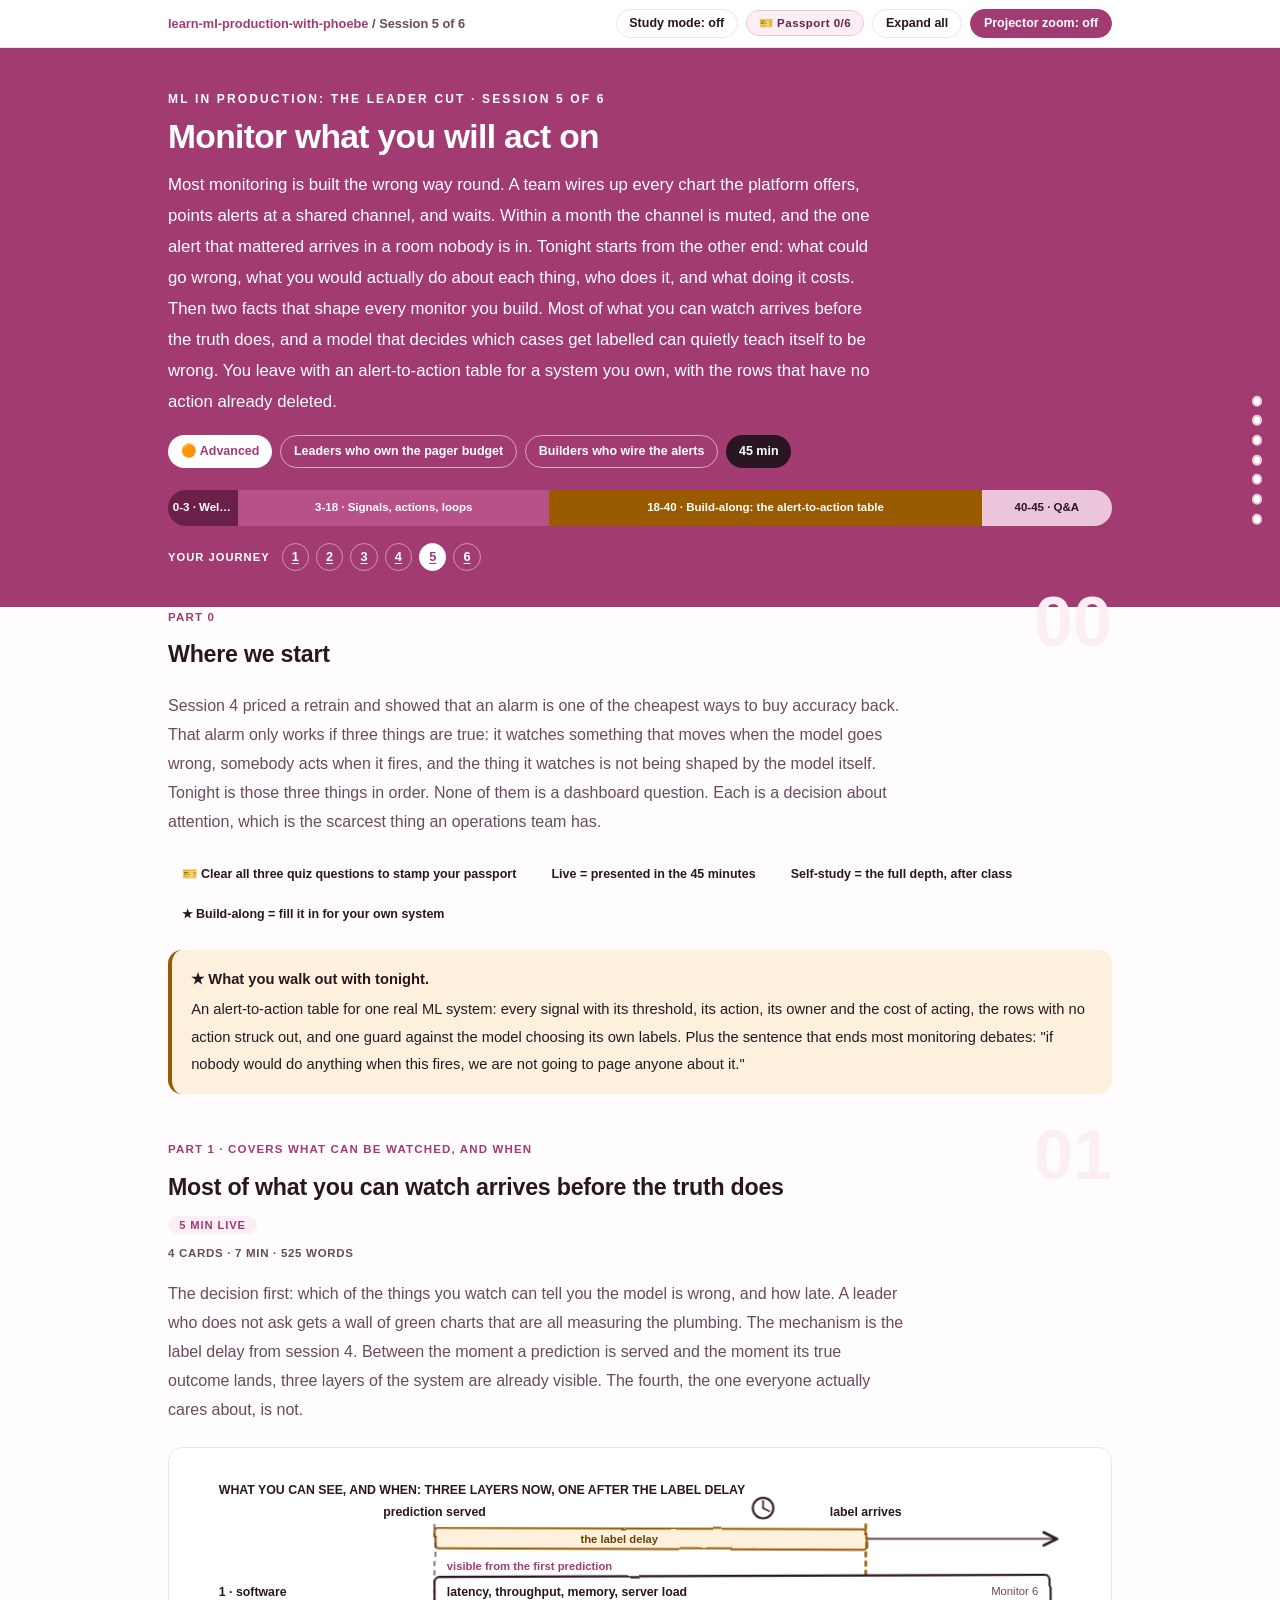
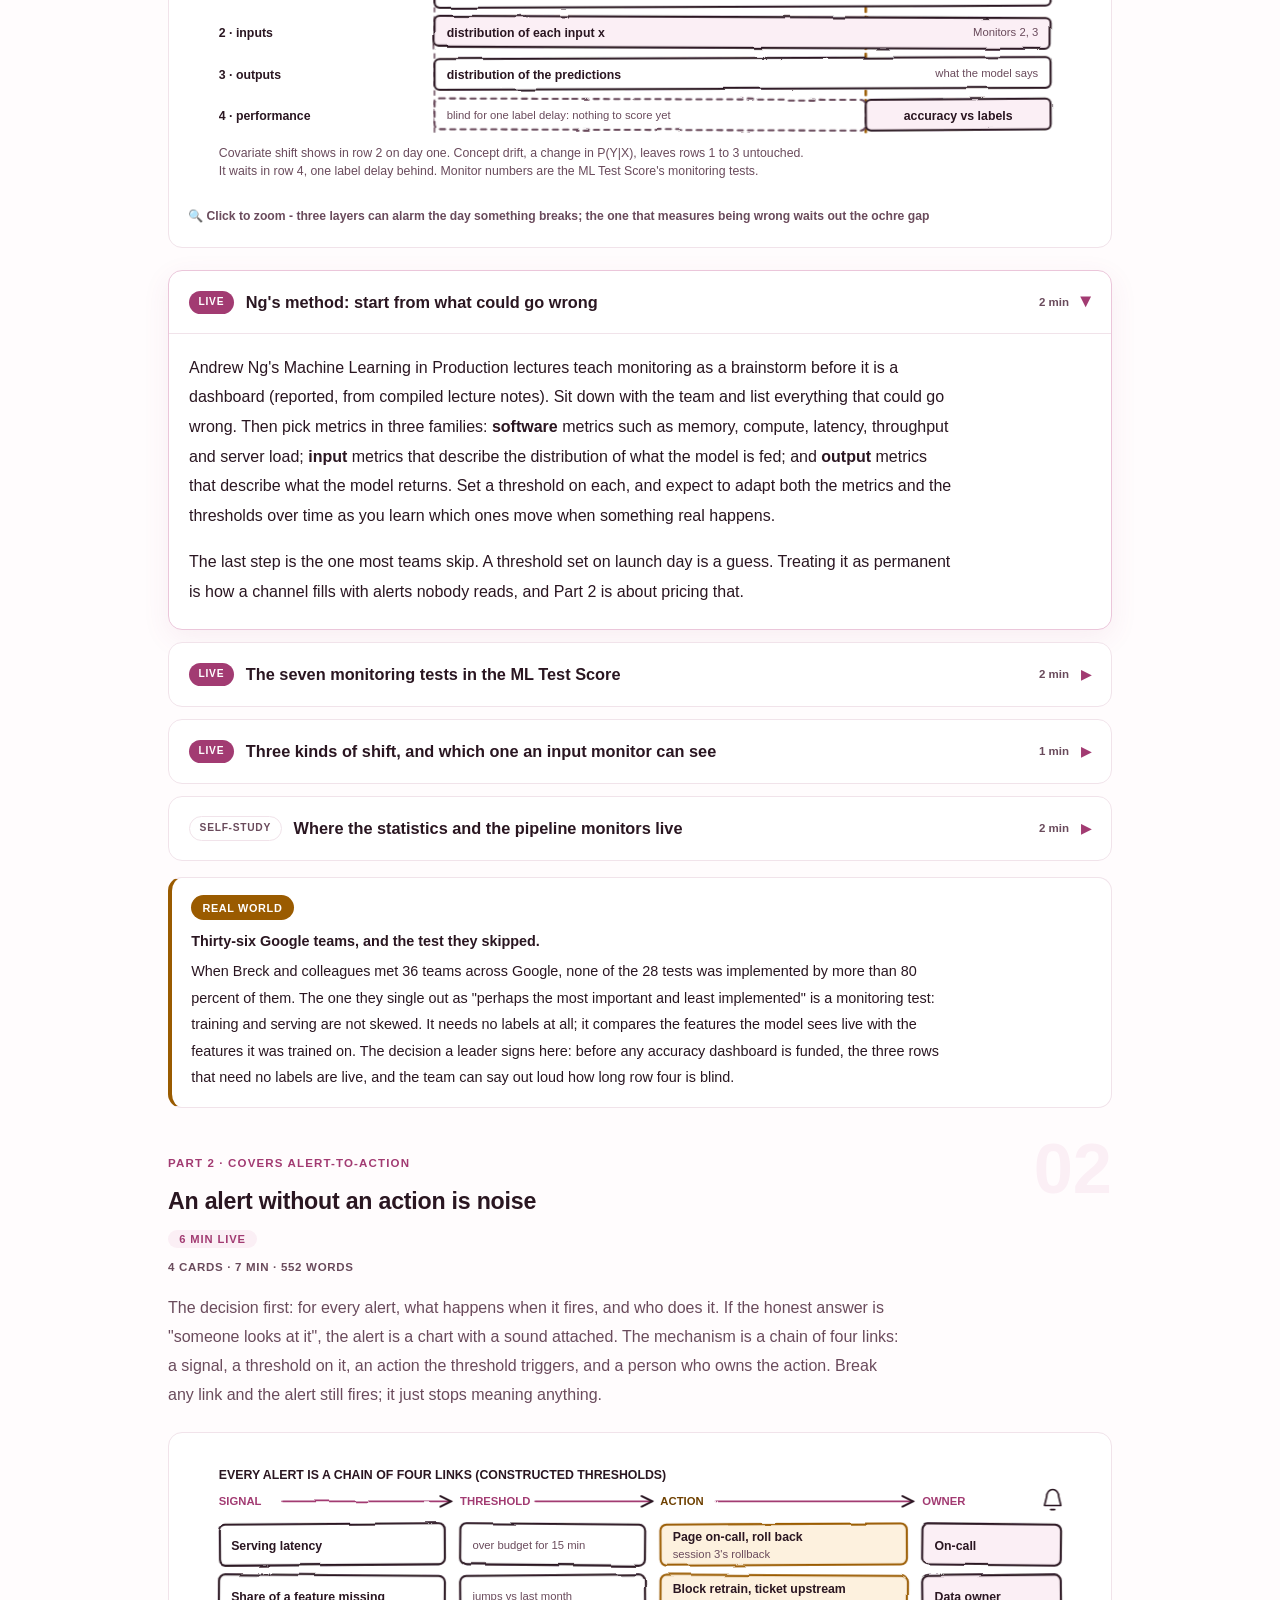
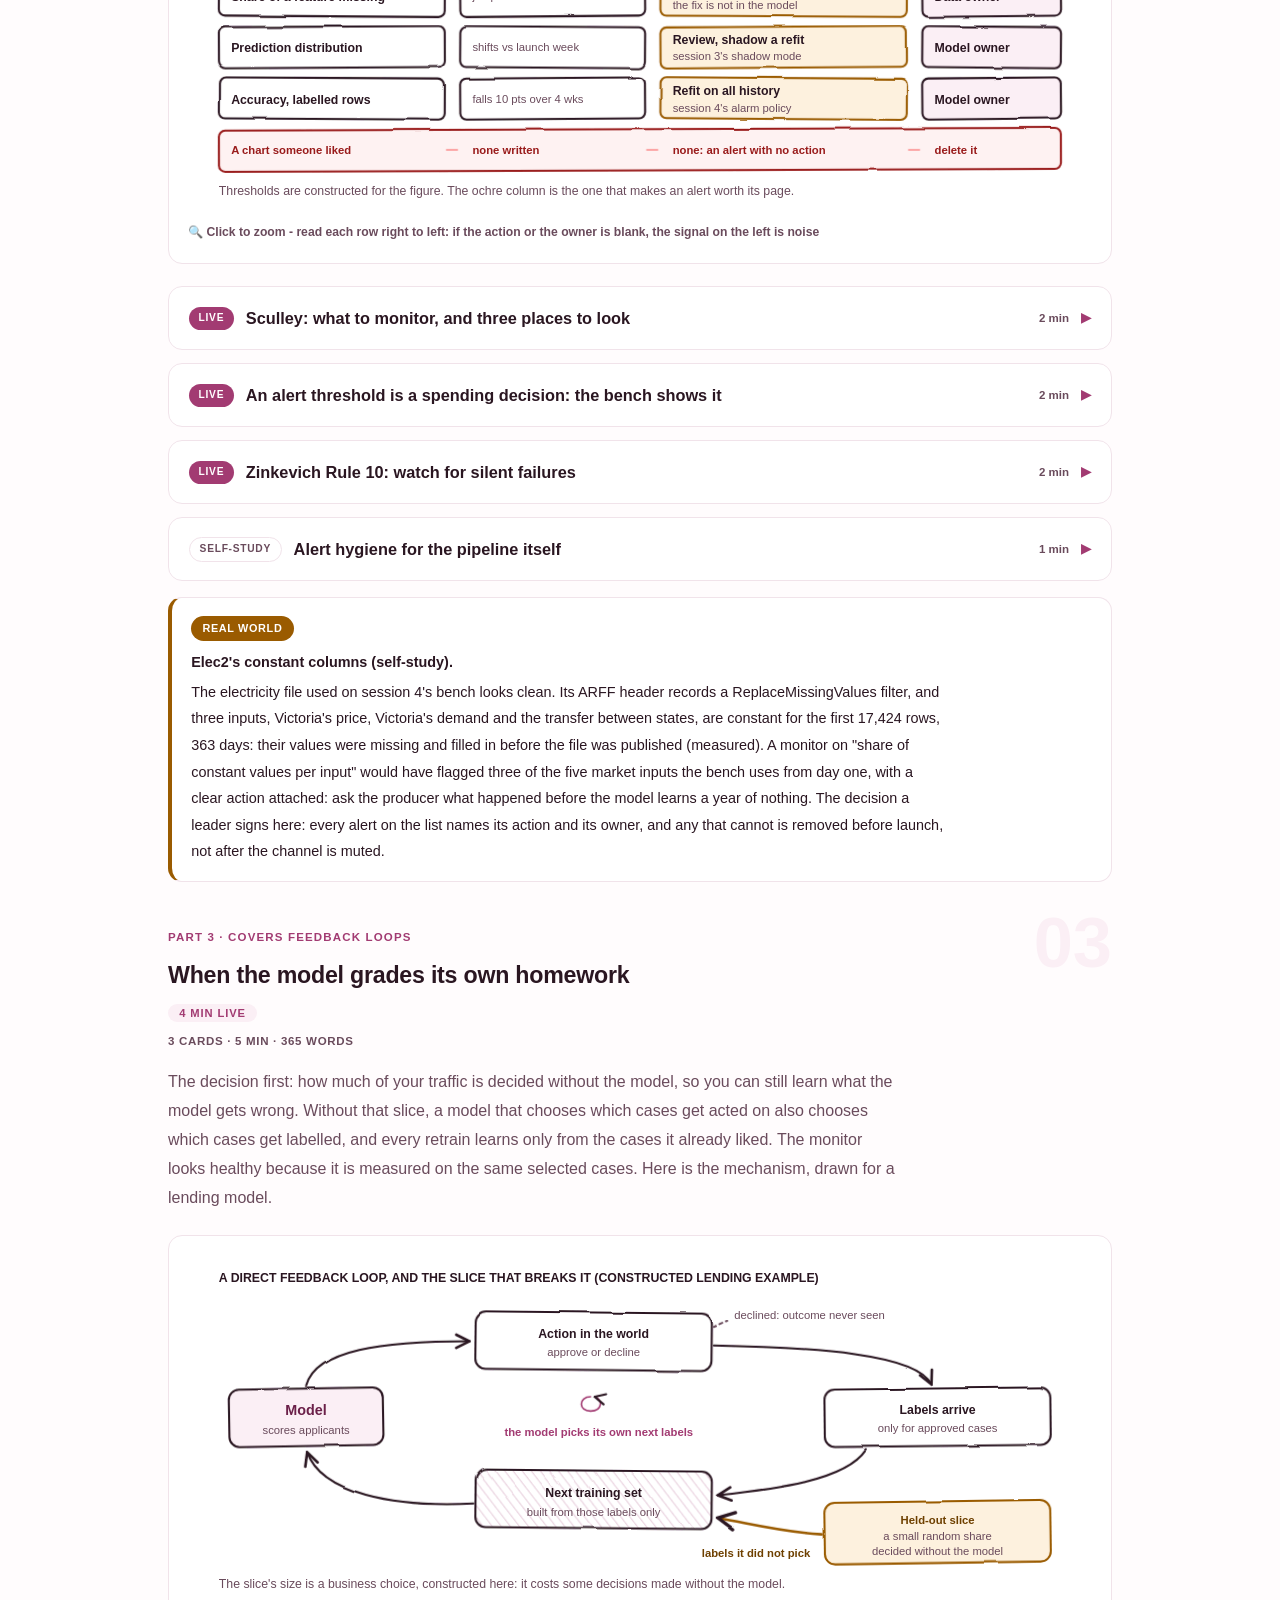
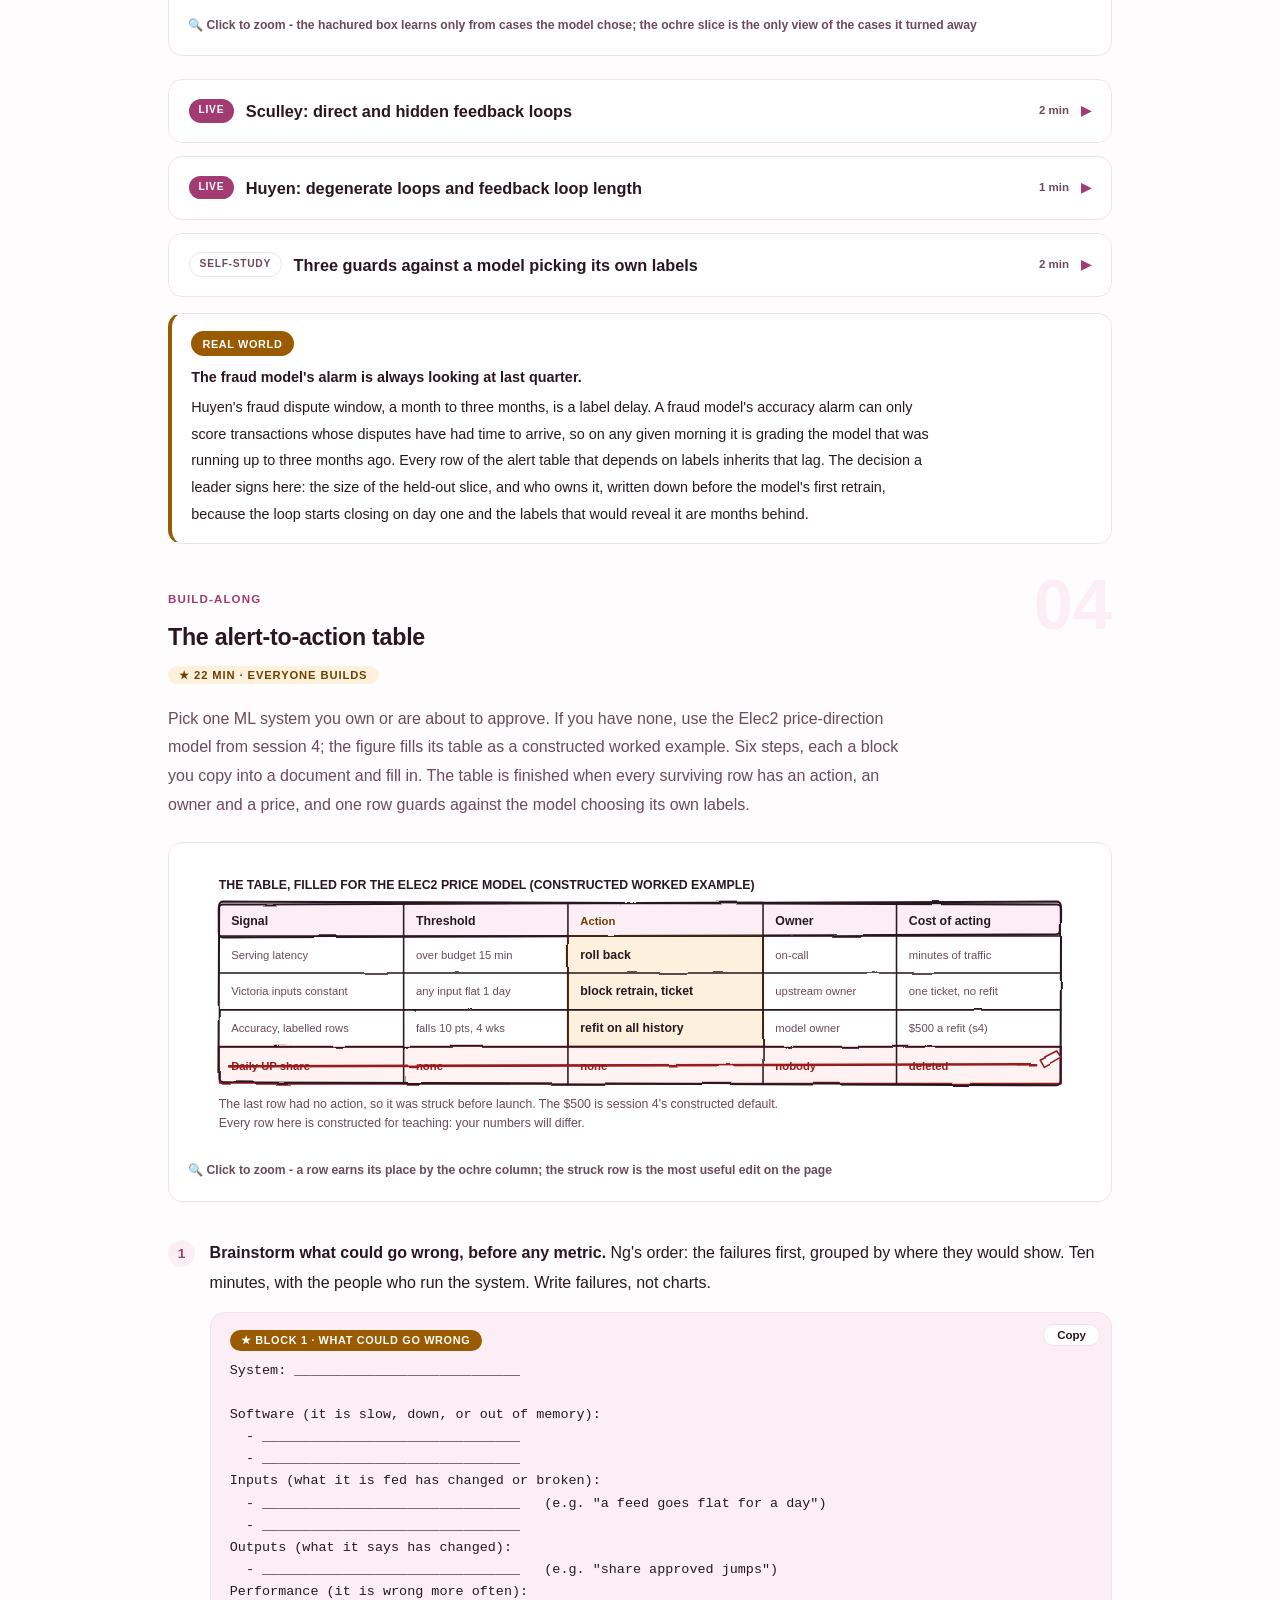
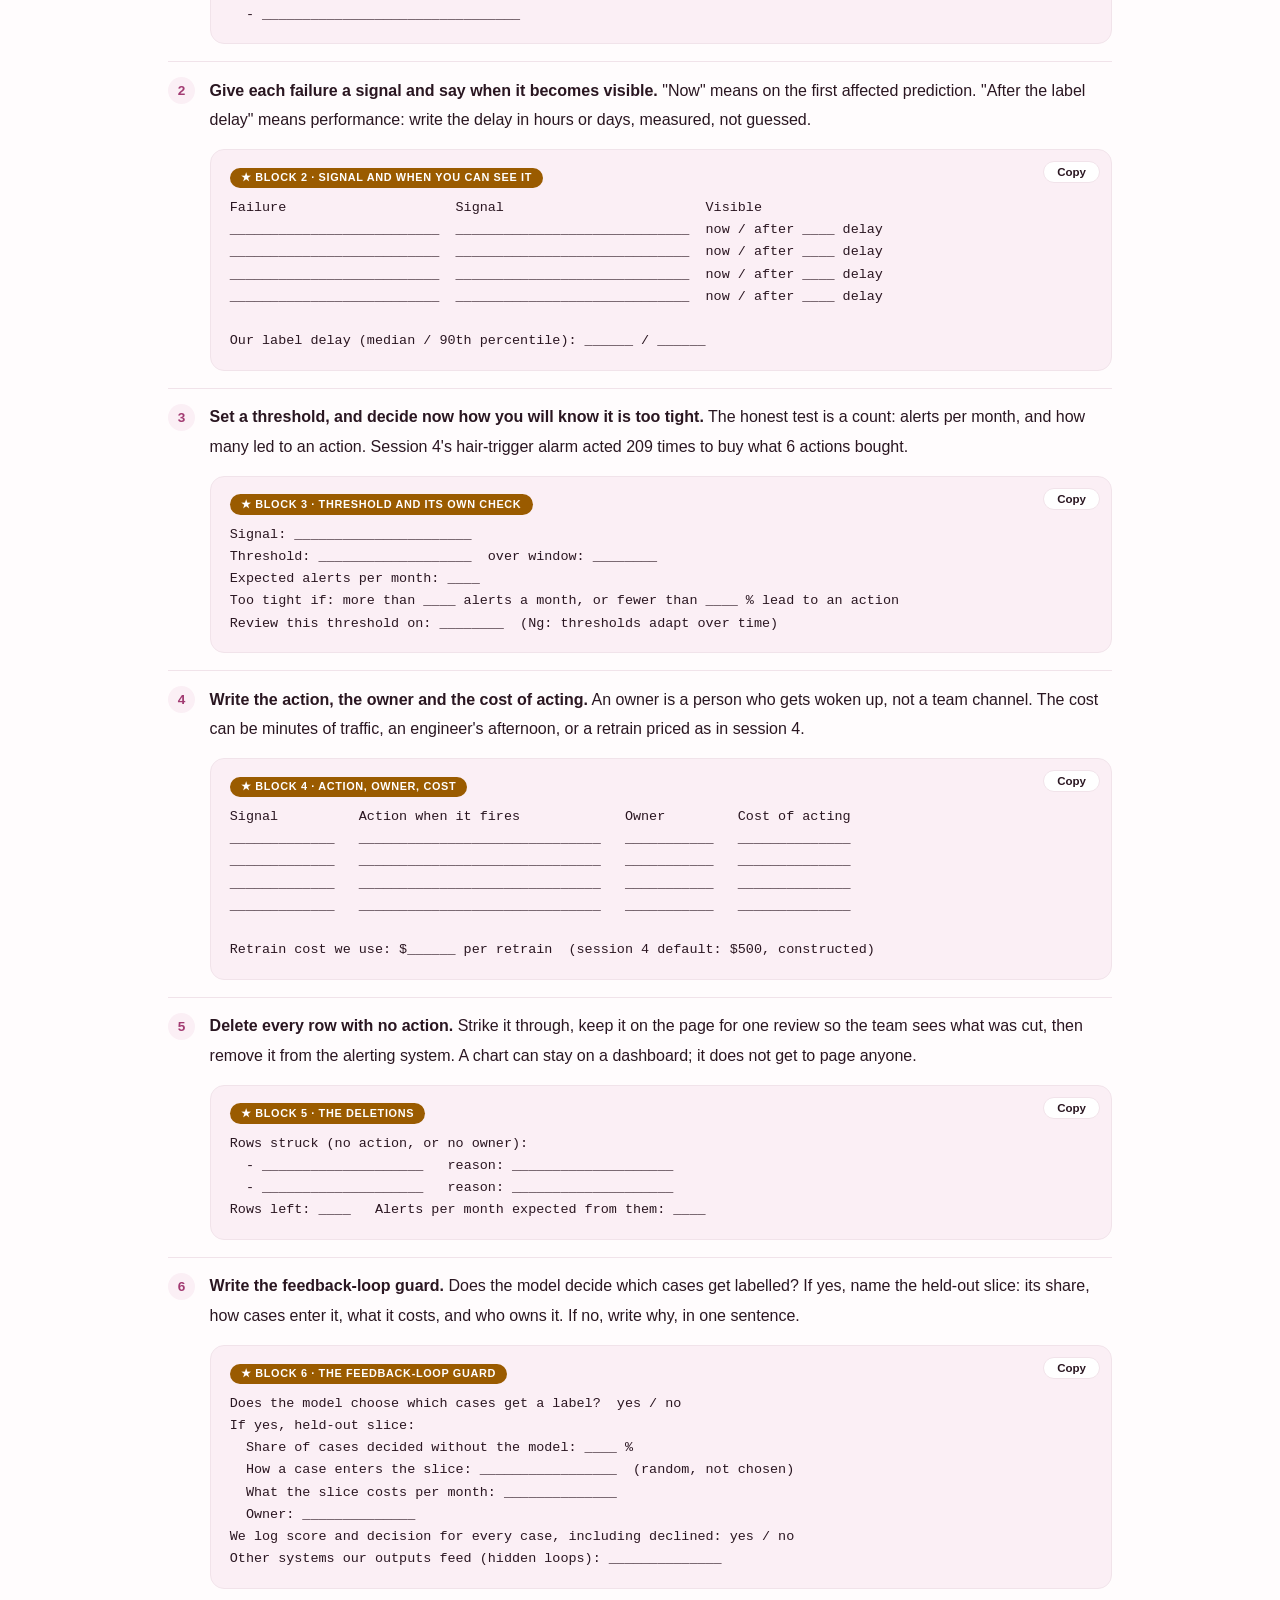
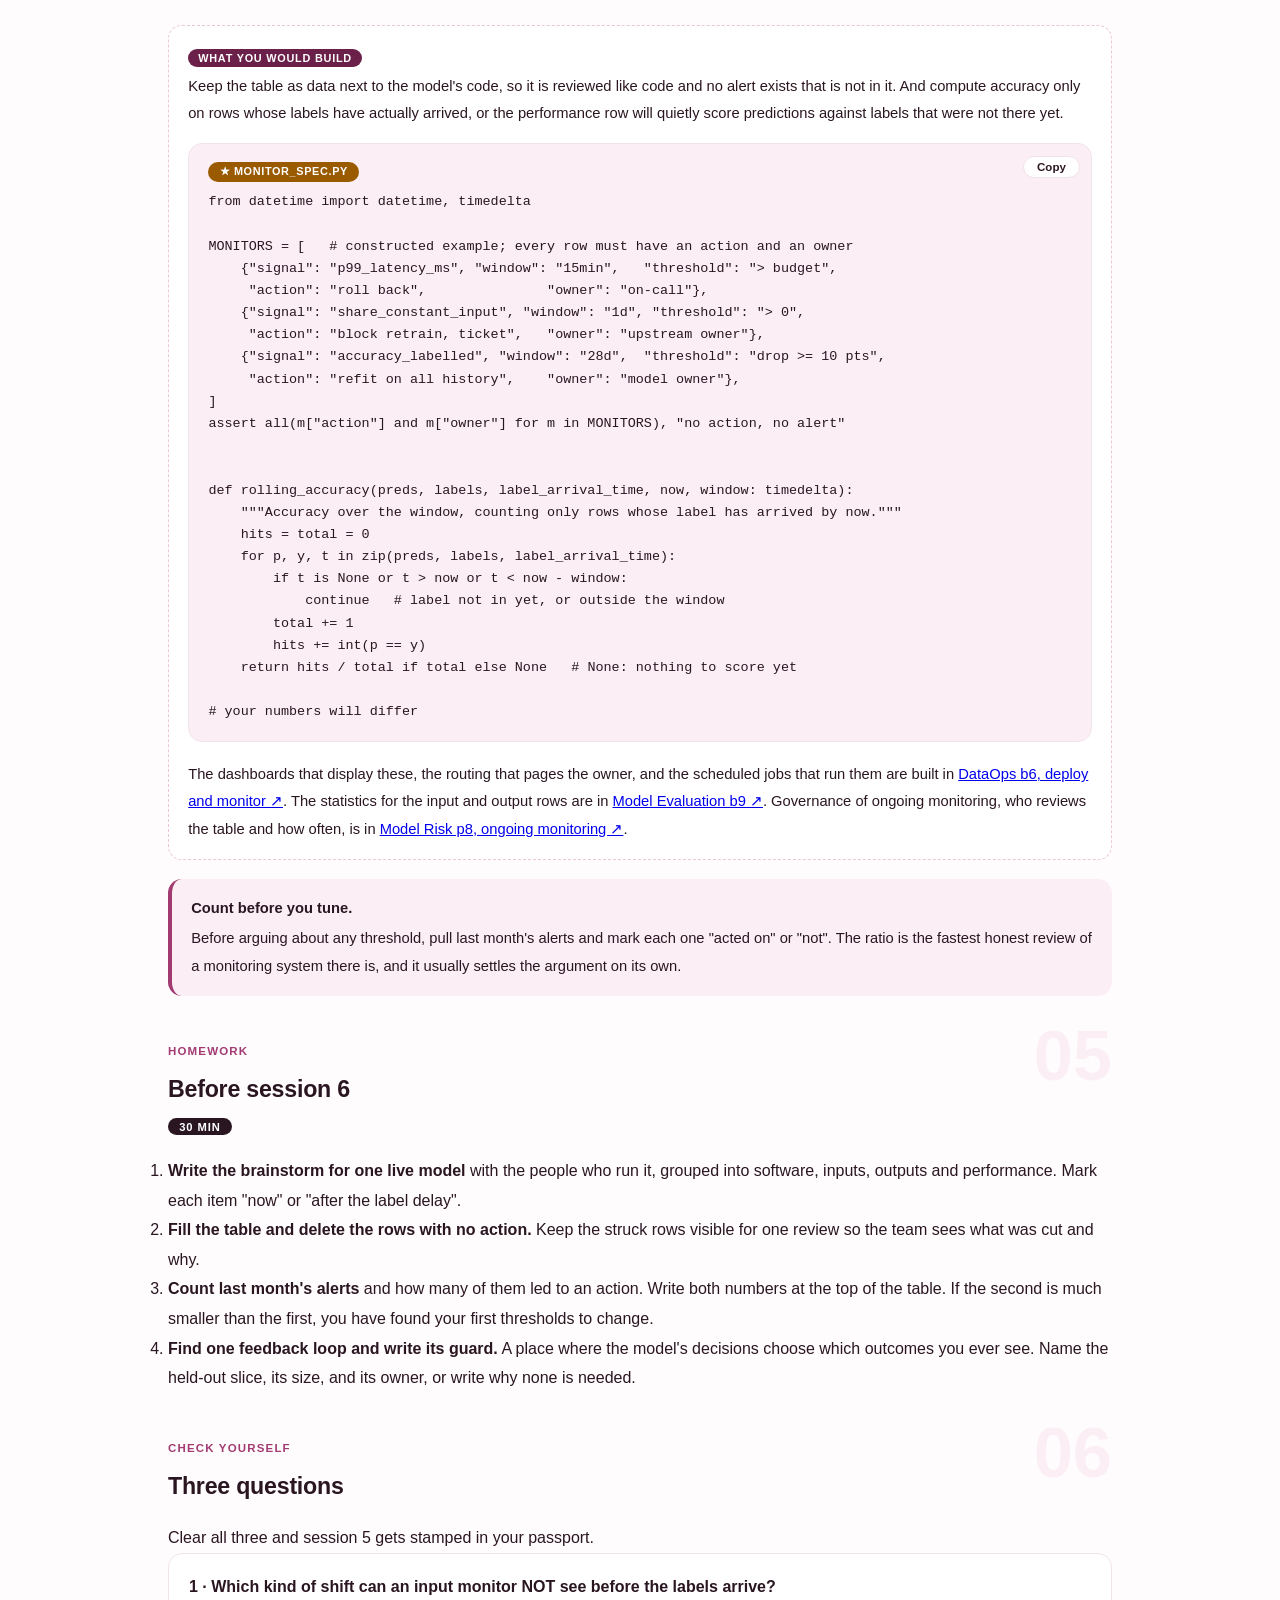
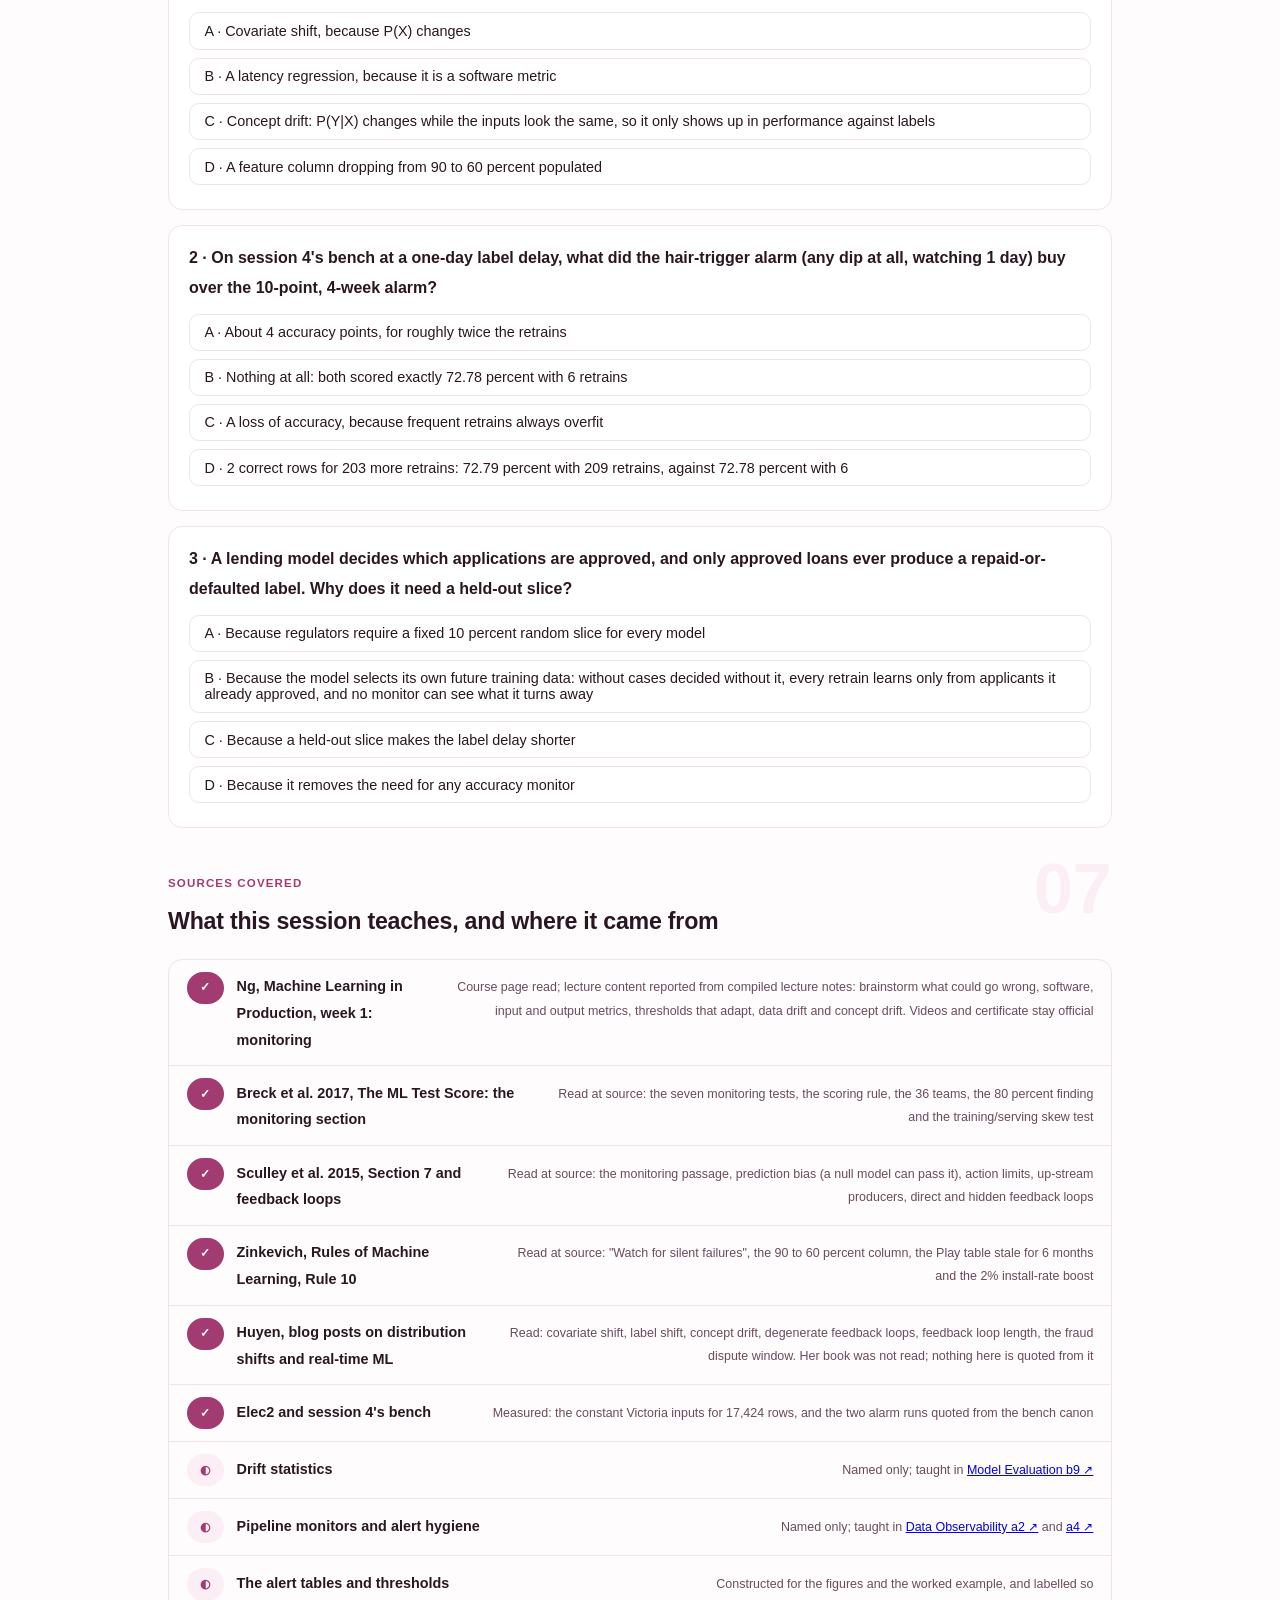
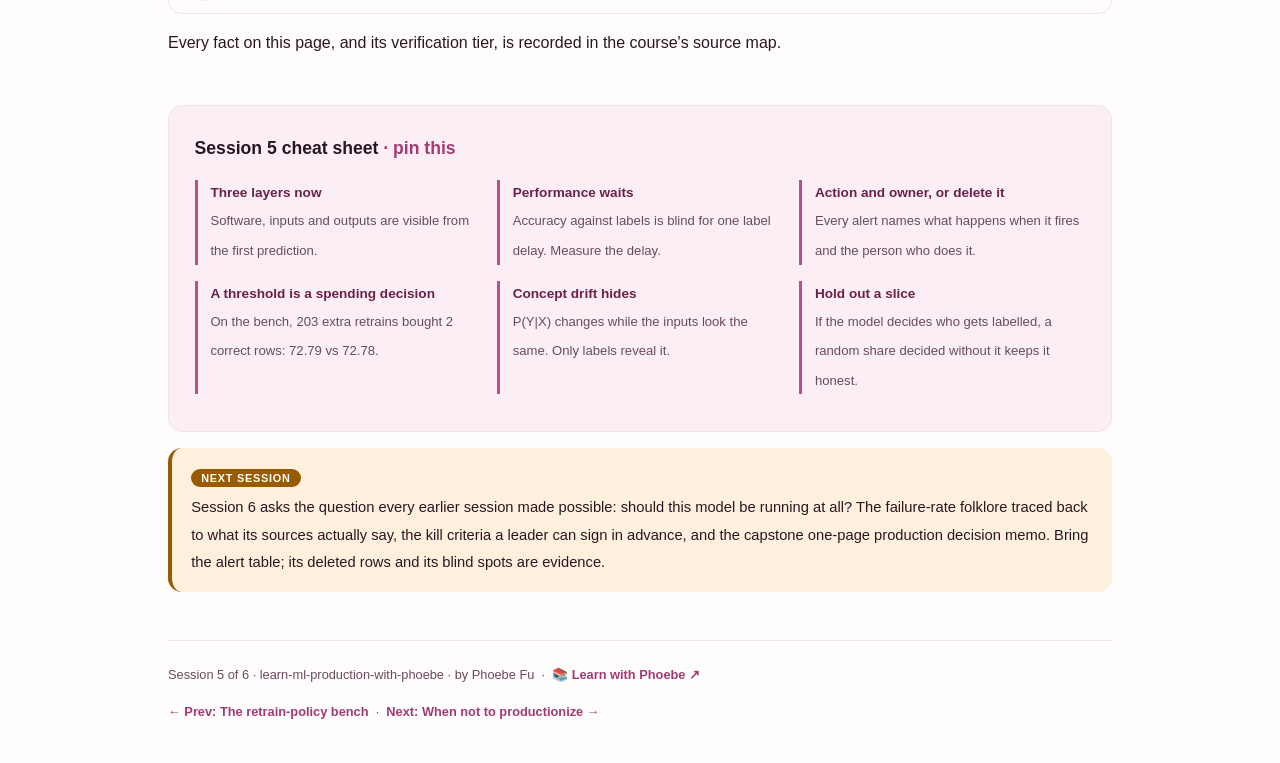
<file: courses/05-monitor-what-you-will-act-on.html>
<!DOCTYPE html>
<html lang="en">
<head>
<meta charset="UTF-8">
<meta name="viewport" content="width=device-width, initial-scale=1.0">
<!-- social:start -->
<meta name="description" content="Session 5 of 6. What can be watched before the labels arrive and what cannot, why every alert needs an action and an owner, and how a model that picks its own training data grades its own homework. An alert-to-action table for a system you own.">
<meta property="og:type" content="article">
<meta property="og:site_name" content="Learn with Phoebe">
<meta property="og:title" content="Monitor what you will act on - learn ml production with phoebe">
<meta property="og:description" content="Session 5 of 6. Software, inputs and outputs are visible now; performance waits for the labels. Every alert gets an action, an owner and a price, and every feedback loop gets a held-out slice.">
<meta property="og:url" content="https://phoebefu6.github.io/learn-ml-production-with-phoebe/courses/05-monitor-what-you-will-act-on.html">
<meta property="og:image" content="https://phoebefu6.github.io/learn-ml-production-with-phoebe/assets/og-cover.png">
<meta property="og:image:width" content="1200">
<meta property="og:image:height" content="630">
<meta name="twitter:card" content="summary_large_image">
<meta name="twitter:title" content="Monitor what you will act on - learn ml production with phoebe">
<meta name="twitter:description" content="Session 5 of 6. Signals, actions, owners, and the held-out slice that breaks a feedback loop.">
<meta name="twitter:image" content="https://phoebefu6.github.io/learn-ml-production-with-phoebe/assets/og-cover.png">
<!-- social:end -->
<title>Session 5 · Monitor what you will act on - learn ml production with phoebe</title>
<link rel="stylesheet" href="../assets/style.css?v=22">
</head>
<body>

<div class="toolbar">
  <div class="wrap">
    <span class="crumb"><a href="../index.html">learn-ml-production-with-phoebe</a> / Session 5 of 6</span>
    <button class="btn" id="toggle-all" type="button">Expand all</button>
    <button class="btn primary" id="zoom-toggle" type="button">Projector zoom: off</button>
  </div>
</div>

<header class="masthead">
  <div class="wrap">
    <div class="eyebrow">ML in Production: The Leader Cut · Session 5 of 6</div>
    <h1>Monitor what you will <span class="accent">act on</span></h1>
    <p class="sub">Most monitoring is built the wrong way round. A team wires up every chart the platform offers, points alerts at a shared channel, and waits. Within a month the channel is muted, and the one alert that mattered arrives in a room nobody is in. Tonight starts from the other end: what could go wrong, what you would actually do about each thing, who does it, and what doing it costs. Then two facts that shape every monitor you build. Most of what you can watch arrives before the truth does, and a model that decides which cases get labelled can quietly teach itself to be wrong. You leave with an alert-to-action table for a system you own, with the rows that have no action already deleted.</p>
    <div class="chip-row">
      <span class="chip level">🟠 Advanced</span>
      <span class="chip audience">Leaders who own the pager budget</span>
      <span class="chip audience">Builders who wire the alerts</span>
      <span class="chip time">45 min</span>
    </div>
    <div class="agenda">
      <span class="a1" style="flex:1">0-3 · Welcome</span>
      <span class="a2" style="flex:5">3-18 · Signals, actions, loops</span>
      <span class="a3" style="flex:7">18-40 · Build-along: the alert-to-action table</span>
      <span class="a4" style="flex:2">40-45 · Q&amp;A</span>
    </div>
  </div>
</header>

<main class="wrap">

  <section class="section" id="intro">
    <div class="section-kicker">
      <span class="klabel">Part 0</span>
      <h2>Where we start</h2>
    </div>
    <p class="lede">Session 4 priced a retrain and showed that an alarm is one of the cheapest ways to buy accuracy back. That alarm only works if three things are true: it watches something that moves when the model goes wrong, somebody acts when it fires, and the thing it watches is not being shaped by the model itself. Tonight is those three things in order. None of them is a dashboard question. Each is a decision about attention, which is the scarcest thing an operations team has.</p>

    <div class="legend">
      <span class="pill">🎫 Clear all three quiz questions to stamp your passport</span>
      <span class="pill">Live = presented in the 45 minutes</span>
      <span class="pill">Self-study = the full depth, after class</span>
      <span class="pill">★ Build-along = fill it in for your own system</span>
    </div>

    <div class="callout win">
      <p><strong>★ What you walk out with tonight.</strong> An alert-to-action table for one real ML system: every signal with its threshold, its action, its owner and the cost of acting, the rows with no action struck out, and one guard against the model choosing its own labels. Plus the sentence that ends most monitoring debates: "if nobody would do anything when this fires, we are not going to page anyone about it."</p>
    </div>
  </section>

  <section class="section" id="part-1">
    <div class="section-kicker">
      <span class="klabel">Part 1 · covers what can be watched, and when</span>
      <h2>Most of what you can watch arrives before the truth does</h2>
      <span class="tag concept">5 min live</span>
    </div>
    <p class="lede">The decision first: which of the things you watch can tell you the model is wrong, and how late. A leader who does not ask gets a wall of green charts that are all measuring the plumbing. The mechanism is the label delay from session 4. Between the moment a prediction is served and the moment its true outcome lands, three layers of the system are already visible. The fourth, the one everyone actually cares about, is not.</p>

    <figure class="zoomable">
      <svg viewBox="0 0 880 320" xmlns="http://www.w3.org/2000/svg" role="img" aria-label="A time rail from prediction served to label arrives, with the label delay between them in ochre. Four layers below. Software metrics, latency, throughput, memory and server load, are visible from the first prediction. The distribution of inputs is visible from the first prediction. The distribution of predictions is visible from the first prediction. Performance against labels is blank for the whole label delay and becomes visible only when the label arrives.">
        <defs>
          <filter id="s5aSk" x="-3%" y="-3%" width="106%" height="106%"><feTurbulence type="fractalNoise" baseFrequency="0.02" numOctaves="2" seed="51" result="n"/><feDisplacementMap in="SourceGraphic" in2="n" scale="2.4" xChannelSelector="R" yChannelSelector="G"/></filter>
          <pattern id="s5aHc" patternUnits="userSpaceOnUse" width="7" height="7" patternTransform="rotate(-38)"><line x1="0" y1="0" x2="0" y2="7" stroke="#A23B72" stroke-width="1" opacity=".5"/></pattern>
          <marker id="s5aAr" viewBox="0 0 10 10" refX="9" refY="5" markerWidth="8" markerHeight="8" orient="auto"><path d="M1 1 L9 5 L1 9" fill="none" stroke="#2A1621" stroke-width="1.6" stroke-linecap="round"/></marker>
        </defs>
        <style>
          .s5aH { font: 800 12px Inter, sans-serif; fill: #2A1621; }
          .s5aL { font: 600 12px Inter, sans-serif; fill: #2A1621; }
          .s5aS { font: 400 11px Inter, sans-serif; fill: #6A4B5C; }
          .s5aB { font: 800 11px Inter, sans-serif; fill: #6E4000; }
          .s5aA { font: 700 11px Inter, sans-serif; fill: #A23B72; }
          .s5aN { font: 400 12px Inter, sans-serif; fill: #6A4B5C; }
        </style>

        <text class="s5aH" x="30" y="26">WHAT YOU CAN SEE, AND WHEN: THREE LAYERS NOW, ONE AFTER THE LABEL DELAY</text>

        <g filter="url(#s5aSk)" fill="none" stroke="#2A1621" stroke-width="2" stroke-linecap="round" stroke-linejoin="round">
          <!-- the rail -->
          <path d="M660 70 L846 70" stroke="#6A4B5C" marker-end="url(#s5aAr)"/>
          <rect x="240" y="60" width="420" height="20" rx="3" transform="rotate(0.2 450 70)" fill="#FDF1DE" stroke="#9A5B00"/>
          <path d="M240 56 L240 262" stroke="#6A4B5C" stroke-width="1.5" stroke-dasharray="4 5"/>
          <path d="M660 56 L660 262" stroke="#9A5B00" stroke-width="2.5" stroke-dasharray="4 5"/>
          <!-- doodle anchor: a clock over the gap -->
          <circle cx="560" cy="40" r="10" fill="#FFFFFF"/>
          <path d="M560 40 L560 33 M560 40 L566 43" stroke-width="1.6"/>
          <!-- layer 1-3: visible now -->
          <rect x="240" y="106" width="600" height="30" rx="5" transform="rotate(-0.2 540 121)" fill="#FFFFFF"/>
          <rect x="240" y="146" width="600" height="30" rx="5" transform="rotate(0.2 540 161)" fill="#FBEFF5"/>
          <rect x="240" y="186" width="600" height="30" rx="5" transform="rotate(-0.2 540 201)" fill="#FFFFFF"/>
          <!-- layer 4: blind, then visible -->
          <rect x="240" y="226" width="420" height="30" rx="5" transform="rotate(0.2 450 241)" fill="#FFFFFF" stroke="#6A4B5C" stroke-dasharray="5 5"/>
          <rect x="660" y="226" width="180" height="30" rx="5" transform="rotate(-0.4 750 241)" fill="#FBEFF5"/>
        </g>

        <text class="s5aL" x="240" y="48" text-anchor="middle">prediction served</text>
        <text class="s5aL" x="660" y="48" text-anchor="middle">label arrives</text>
        <text class="s5aB" x="420" y="74" text-anchor="middle">the label delay</text>
        <text class="s5aA" x="252" y="100">visible from the first prediction</text>

        <text class="s5aL" x="30" y="126">1 · software</text>
        <text class="s5aL" x="30" y="166">2 · inputs</text>
        <text class="s5aL" x="30" y="206">3 · outputs</text>
        <text class="s5aL" x="30" y="246">4 · performance</text>

        <text class="s5aL" x="252" y="126">latency, throughput, memory, server load</text>
        <text class="s5aS" x="828" y="125" text-anchor="end">Monitor 6</text>
        <text class="s5aL" x="252" y="166">distribution of each input x</text>
        <text class="s5aS" x="828" y="165" text-anchor="end">Monitors 2, 3</text>
        <text class="s5aL" x="252" y="206">distribution of the predictions</text>
        <text class="s5aS" x="828" y="205" text-anchor="end">what the model says</text>
        <text class="s5aS" x="252" y="245">blind for one label delay: nothing to score yet</text>
        <text class="s5aL" x="750" y="246" text-anchor="middle">accuracy vs labels</text>

        <text class="s5aN" x="30" y="282">Covariate shift shows in row 2 on day one. Concept drift, a change in P(Y|X), leaves rows 1 to 3 untouched.</text>
        <text class="s5aN" x="30" y="300">It waits in row 4, one label delay behind. Monitor numbers are the ML Test Score's monitoring tests.</text>
      </svg>
      <figcaption>🔍 Click to zoom - three layers can alarm the day something breaks; the one that measures being wrong waits out the ochre gap</figcaption>
    </figure>

    <details class="card" open>
      <summary><span class="mode live">Live</span>Ng's method: start from what could go wrong<span class="mini">2 min</span><span class="caret">▶</span></summary>
      <div class="body">
        <p>Andrew Ng's Machine Learning in Production lectures teach monitoring as a brainstorm before it is a dashboard (reported, from compiled lecture notes). Sit down with the team and list everything that could go wrong. Then pick metrics in three families: <strong>software</strong> metrics such as memory, compute, latency, throughput and server load; <strong>input</strong> metrics that describe the distribution of what the model is fed; and <strong>output</strong> metrics that describe what the model returns. Set a threshold on each, and expect to adapt both the metrics and the thresholds over time as you learn which ones move when something real happens.</p>
        <p>The last step is the one most teams skip. A threshold set on launch day is a guess. Treating it as permanent is how a channel fills with alerts nobody reads, and Part 2 is about pricing that.</p>
      </div>
    </details>

    <details class="card">
      <summary><span class="mode live">Live</span>The seven monitoring tests in the ML Test Score<span class="mini">2 min</span><span class="caret">▶</span></summary>
      <div class="body">
        <p>Breck and colleagues give monitoring its own section of seven tests, scored like the other three: half a point by hand and documented, a full point automated. Session 1's constructed readiness sheet scored this section lowest, at 1.0 of 7, and that is the shape to check your own sheet against; the paper itself does not rank the sections by how often teams fail them.</p>
        <table class="clean">
          <tr><th>#</th><th>Monitoring test</th><th>Visible before labels?</th></tr>
          <tr><td>1</td><td>Dependency changes result in notification</td><td>Yes</td></tr>
          <tr><td>2</td><td>Data invariants hold for inputs</td><td>Yes</td></tr>
          <tr><td>3</td><td>Training and serving are not skewed</td><td>Yes</td></tr>
          <tr><td>4</td><td>Models are not too stale</td><td>Yes, as model age</td></tr>
          <tr><td>5</td><td>Models are numerically stable</td><td>Yes</td></tr>
          <tr><td>6</td><td>Computing performance has not regressed</td><td>Yes</td></tr>
          <tr><td>7</td><td>Prediction quality has not regressed</td><td>No: it needs labels</td></tr>
        </table>
        <p>Six of seven can alarm on the day something breaks. Only the seventh measures the thing the business pays for, and it is the one that runs a label delay behind.</p>
      </div>
    </details>

    <details class="card">
      <summary><span class="mode live">Live</span>Three kinds of shift, and which one an input monitor can see<span class="mini">1 min</span><span class="caret">▶</span></summary>
      <div class="body">
        <p>Chip Huyen's blog post on data distribution shifts gives the cleanest definitions (read, blog). <strong>Covariate shift</strong>: P(X) changes while P(Y|X) stays the same; the inputs move, the rule linking them to the outcome does not. <strong>Label shift</strong>: P(Y) changes while P(X|Y) stays the same; the mix of outcomes moves. <strong>Concept drift</strong>: P(Y|X) changes while P(X) stays the same; the same inputs now mean a different outcome.</p>
        <p>Ng's lectures use a simpler pair (reported): <strong>data drift</strong> when the distribution of x changes, <strong>concept drift</strong> when the mapping from x to y changes. He uses the two words loosely at times, so when a team says "drift", ask which one they mean.</p>
        <p>The practical consequence is in the figure. An input monitor sees covariate shift, because it is by definition a change in the inputs. It cannot see concept drift, because the inputs have not moved: the only place concept drift shows up is performance against labels, after the labels land. Label shift sits between them; the output distribution may hint at it, but confirming it takes labels too.</p>
      </div>
    </details>

    <details class="card">
      <summary><span class="mode self">Self-study</span>Where the statistics and the pipeline monitors live<span class="mini">2 min</span><span class="caret">▶</span></summary>
      <div class="body">
        <p>This session decides what to watch and why. How to measure a distribution change, which statistic, which test, which window, is taught in <a href="https://phoebefu6.github.io/learn-model-evaluation-with-phoebe/courses/b9-drift-continuous-eval.html">Model Evaluation b9, drift and continuous evaluation ↗</a>. Monitors on the pipeline feeding the model, freshness, volume and schema, are taught in <a href="https://phoebefu6.github.io/learn-data-observability-with-phoebe/courses/a2-five-signals.html">Data Observability a2, the five signals ↗</a>. Both plug into the input row of the figure; neither changes the rule that performance waits for labels.</p>
      </div>
    </details>

    <div class="callout example">
      <span class="ex-pill">Real world</span>
      <p><strong>Thirty-six Google teams, and the test they skipped.</strong> When Breck and colleagues met 36 teams across Google, none of the 28 tests was implemented by more than 80 percent of them. The one they single out as "perhaps the most important and least implemented" is a monitoring test: training and serving are not skewed. It needs no labels at all; it compares the features the model sees live with the features it was trained on. The decision a leader signs here: before any accuracy dashboard is funded, the three rows that need no labels are live, and the team can say out loud how long row four is blind.</p>
    </div>
  </section>

  <section class="section" id="part-2">
    <div class="section-kicker">
      <span class="klabel">Part 2 · covers alert-to-action</span>
      <h2>An alert without an action is noise</h2>
      <span class="tag concept">6 min live</span>
    </div>
    <p class="lede">The decision first: for every alert, what happens when it fires, and who does it. If the honest answer is "someone looks at it", the alert is a chart with a sound attached. The mechanism is a chain of four links: a signal, a threshold on it, an action the threshold triggers, and a person who owns the action. Break any link and the alert still fires; it just stops meaning anything.</p>

    <figure class="zoomable">
      <svg viewBox="0 0 880 350" xmlns="http://www.w3.org/2000/svg" role="img" aria-label="A mapping from signal to threshold to action to owner, four rows. Serving latency over budget pages the on-call engineer, who rolls back as in session 3. The share of a feature missing jumps: block the retrain and open a ticket with the upstream data owner. The prediction distribution shifts: the model owner reviews and shadows a refit. Accuracy on labelled rows falls 10 points over four weeks: the model owner refits on all history, session 4's alarm policy. A fifth row in red: a metric with no threshold, no action and no owner. Delete it.">
        <defs>
          <filter id="s5bSk" x="-3%" y="-3%" width="106%" height="106%"><feTurbulence type="fractalNoise" baseFrequency="0.02" numOctaves="2" seed="53" result="n"/><feDisplacementMap in="SourceGraphic" in2="n" scale="2.4" xChannelSelector="R" yChannelSelector="G"/></filter>
          <pattern id="s5bHc" patternUnits="userSpaceOnUse" width="7" height="7" patternTransform="rotate(-38)"><line x1="0" y1="0" x2="0" y2="7" stroke="#A23B72" stroke-width="1" opacity=".5"/></pattern>
          <marker id="s5bAr" viewBox="0 0 10 10" refX="9" refY="5" markerWidth="8" markerHeight="8" orient="auto"><path d="M1 1 L9 5 L1 9" fill="none" stroke="#2A1621" stroke-width="1.6" stroke-linecap="round"/></marker>
        </defs>
        <style>
          .s5bH { font: 800 12px Inter, sans-serif; fill: #2A1621; }
          .s5bL { font: 600 12px Inter, sans-serif; fill: #2A1621; }
          .s5bS { font: 400 11px Inter, sans-serif; fill: #6A4B5C; }
          .s5bB { font: 800 11px Inter, sans-serif; fill: #6E4000; }
          .s5bA { font: 700 11px Inter, sans-serif; fill: #A23B72; }
          .s5bR { font: 800 11px Inter, sans-serif; fill: #991B1B; }
          .s5bN { font: 400 12px Inter, sans-serif; fill: #6A4B5C; }
        </style>

        <text class="s5bH" x="30" y="26">EVERY ALERT IS A CHAIN OF FOUR LINKS (CONSTRUCTED THRESHOLDS)</text>

        <g filter="url(#s5bSk)" fill="none" stroke="#2A1621" stroke-width="2" stroke-linecap="round" stroke-linejoin="round">
          <!-- header arrows -->
          <path d="M92 48 L256 48" stroke="#A23B72" stroke-width="1.6" marker-end="url(#s5bAr)"/>
          <path d="M338 48 L452 48" stroke="#A23B72" stroke-width="1.6" marker-end="url(#s5bAr)"/>
          <path d="M514 48 L706 48" stroke="#A23B72" stroke-width="1.6" marker-end="url(#s5bAr)"/>
          <!-- doodle anchor: a bell -->
          <path d="M836 44 C836 34 848 34 848 44 L850 52 L834 52 Z" fill="#FFFFFF" stroke-width="1.6"/>
          <path d="M840 56 L844 56" stroke-width="1.6"/>
          <!-- row 1 -->
          <rect x="30" y="70" width="220" height="40" rx="6" transform="rotate(-0.4 140 90)" fill="#FFFFFF"/>
          <rect x="265" y="70" width="180" height="40" rx="6" transform="rotate(0.5 355 90)" fill="#FFFFFF"/>
          <rect x="460" y="70" width="240" height="40" rx="6" transform="rotate(-0.3 580 90)" fill="#FDF1DE" stroke="#9A5B00"/>
          <rect x="715" y="70" width="135" height="40" rx="6" transform="rotate(0.6 782 90)" fill="#FBEFF5"/>
          <!-- row 2 -->
          <rect x="30" y="120" width="220" height="40" rx="6" transform="rotate(0.4 140 140)" fill="#FFFFFF"/>
          <rect x="265" y="120" width="180" height="40" rx="6" transform="rotate(-0.5 355 140)" fill="#FFFFFF"/>
          <rect x="460" y="120" width="240" height="40" rx="6" transform="rotate(0.3 580 140)" fill="#FDF1DE" stroke="#9A5B00"/>
          <rect x="715" y="120" width="135" height="40" rx="6" transform="rotate(-0.6 782 140)" fill="#FBEFF5"/>
          <!-- row 3 -->
          <rect x="30" y="170" width="220" height="40" rx="6" transform="rotate(-0.3 140 190)" fill="#FFFFFF"/>
          <rect x="265" y="170" width="180" height="40" rx="6" transform="rotate(0.4 355 190)" fill="#FFFFFF"/>
          <rect x="460" y="170" width="240" height="40" rx="6" transform="rotate(-0.4 580 190)" fill="#FDF1DE" stroke="#9A5B00"/>
          <rect x="715" y="170" width="135" height="40" rx="6" transform="rotate(0.5 782 190)" fill="#FBEFF5"/>
          <!-- row 4 -->
          <rect x="30" y="220" width="220" height="40" rx="6" transform="rotate(0.3 140 240)" fill="#FFFFFF"/>
          <rect x="265" y="220" width="180" height="40" rx="6" transform="rotate(-0.4 355 240)" fill="#FFFFFF"/>
          <rect x="460" y="220" width="240" height="40" rx="6" transform="rotate(0.4 580 240)" fill="#FDF1DE" stroke="#9A5B00"/>
          <rect x="715" y="220" width="135" height="40" rx="6" transform="rotate(-0.5 782 240)" fill="#FBEFF5"/>
          <!-- row 5: the wrong way -->
          <rect x="30" y="270" width="820" height="40" rx="6" transform="rotate(-0.2 440 290)" fill="#FEF2F2" stroke="#991B1B"/>
          <path d="M252 290 L262 290 M447 290 L457 290 M702 290 L712 290" stroke="#FCA5A5"/>
        </g>

        <text class="s5bA" x="30" y="52">SIGNAL</text>
        <text class="s5bA" x="265" y="52">THRESHOLD</text>
        <text class="s5bB" x="460" y="52">ACTION</text>
        <text class="s5bA" x="715" y="52">OWNER</text>

        <text class="s5bL" x="42" y="95">Serving latency</text>
        <text class="s5bS" x="277" y="94">over budget for 15 min</text>
        <text class="s5bL" x="472" y="87">Page on-call, roll back</text>
        <text class="s5bS" x="472" y="103">session 3's rollback</text>
        <text class="s5bL" x="727" y="95">On-call</text>

        <text class="s5bL" x="42" y="145">Share of a feature missing</text>
        <text class="s5bS" x="277" y="144">jumps vs last month</text>
        <text class="s5bL" x="472" y="137">Block retrain, ticket upstream</text>
        <text class="s5bS" x="472" y="153">the fix is not in the model</text>
        <text class="s5bL" x="727" y="145">Data owner</text>

        <text class="s5bL" x="42" y="195">Prediction distribution</text>
        <text class="s5bS" x="277" y="194">shifts vs launch week</text>
        <text class="s5bL" x="472" y="187">Review, shadow a refit</text>
        <text class="s5bS" x="472" y="203">session 3's shadow mode</text>
        <text class="s5bL" x="727" y="195">Model owner</text>

        <text class="s5bL" x="42" y="245">Accuracy, labelled rows</text>
        <text class="s5bS" x="277" y="244">falls 10 pts over 4 wks</text>
        <text class="s5bL" x="472" y="237">Refit on all history</text>
        <text class="s5bS" x="472" y="253">session 4's alarm policy</text>
        <text class="s5bL" x="727" y="245">Model owner</text>

        <text class="s5bR" x="42" y="294">A chart someone liked</text>
        <text class="s5bR" x="277" y="294">none written</text>
        <text class="s5bR" x="472" y="294">none: an alert with no action</text>
        <text class="s5bR" x="727" y="294">delete it</text>

        <text class="s5bN" x="30" y="334">Thresholds are constructed for the figure. The ochre column is the one that makes an alert worth its page.</text>
      </svg>
      <figcaption>🔍 Click to zoom - read each row right to left: if the action or the owner is blank, the signal on the left is noise</figcaption>
    </figure>

    <details class="card">
      <summary><span class="mode live">Live</span>Sculley: what to monitor, and three places to look<span class="mini">2 min</span><span class="caret">▶</span></summary>
      <div class="body">
        <p>In the section of the hidden-technical-debt paper on changes in the external world, Sculley and colleagues write: "Comprehensive live monitoring of system behavior in real time combined with automated response is critical for long-term system reliability." Then: "The key question is: what to monitor?" They name three starting points (read).</p>
        <ul>
          <li><strong>Prediction bias.</strong> In a system working as intended, the distribution of predicted labels should match the distribution of observed labels. A change there is a cheap, early sign that the world has moved. It is not a sufficient test: a null model that predicts the average label for everything passes it perfectly. Slice it by segment and it becomes much sharper.</li>
          <li><strong>Action limits.</strong> Where the system takes actions in the world, bidding, approving, blocking, set limits on those actions as a sanity check, and alert when one is hit. The limit is a floor under a model going wrong fast.</li>
          <li><strong>Up-stream producers.</strong> Data flowing in from other teams' systems should be monitored against its own expectations, and those producers' alerts should reach the team that consumes the data. Session 1's unstable data dependencies, made operational.</li>
        </ul>
        <p>Note the word "automated response". The paper pairs monitoring with action from its first sentence on the subject.</p>
      </div>
    </details>

    <details class="card">
      <summary><span class="mode live">Live</span>An alert threshold is a spending decision: the bench shows it<span class="mini">2 min</span><span class="caret">▶</span></summary>
      <div class="body">
        <p>Session 4's bench already priced this, on real Elec2 rows at a one-day label delay. The alarm policy that refits when four-week accuracy on labelled rows falls 10 points below where it started retrains 6 times and scores 72.78 percent. Now make it a hair trigger: fire on any dip at all, watching only the last day. It retrains 209 times and scores 72.79 percent.</p>
        <table class="clean">
          <tr><th>Alarm</th><th>Retrains</th><th>Accuracy</th><th>Correct rows</th></tr>
          <tr><td>10 points, 4-week window</td><td>6</td><td>72.78</td><td>10,666</td></tr>
          <tr><td>Any dip at all, 1-day window</td><td>209</td><td>72.79</td><td>10,668</td></tr>
        </table>
        <p>The extra 203 retrains buy 2 correct rows out of 14,656. Every one of those retrains is an alert somebody acted on. A threshold decides how often the team is interrupted and how much compute is spent, long before it decides accuracy.</p>
        <p><strong>Reproduce it.</strong> Open <a href="04-the-retrain-policy-bench.html">session 4's bench</a>, keep labels at 1 day and refits on all labelled history, then set Retrain to "on an alarm", Alarm when accuracy falls to "any dip at all", and Alarm watches to "1 day". Compare it with the same alarm at "10 points" and "4 weeks".</p>
      </div>
    </details>

    <details class="card">
      <summary><span class="mode live">Live</span>Zinkevich Rule 10: watch for silent failures<span class="mini">2 min</span><span class="caret">▶</span></summary>
      <div class="body">
        <p>Martin Zinkevich's Rules of Machine Learning give this failure its own rule, "Watch for silent failures." (read). His examples are the kind no latency chart will ever catch. A feature column that was populated in 90 percent of examples drops to 60 percent, and the model keeps serving, slightly worse, with nothing crashing. A table behind Google Play went stale for 6 months; refreshing it gave "a boost of 2% in install rate".</p>
        <p>Both are row 2 of Part 1's figure: an input-side signal, visible without a single label, that nobody was watching. And both have an obvious action: find the upstream owner and fix the feed, which is exactly the second row of the alert chain above.</p>
      </div>
    </details>

    <details class="card">
      <summary><span class="mode self">Self-study</span>Alert hygiene for the pipeline itself<span class="mini">1 min</span><span class="caret">▶</span></summary>
      <div class="body">
        <p>The same discipline, applied to data pipelines rather than models, is taught in <a href="https://phoebefu6.github.io/learn-data-observability-with-phoebe/courses/a4-alert-or-noise.html">Data Observability a4, alert or noise ↗</a>: how to count alerts per week, how to tell a noisy check from a broken one, and when to retire a check. The rule carries over unchanged: a check that never leads to an action is costing attention and buying nothing.</p>
      </div>
    </details>

    <div class="callout example">
      <span class="ex-pill">Real world</span>
      <p><strong>Elec2's constant columns (self-study).</strong> The electricity file used on session 4's bench looks clean. Its ARFF header records a ReplaceMissingValues filter, and three inputs, Victoria's price, Victoria's demand and the transfer between states, are constant for the first 17,424 rows, 363 days: their values were missing and filled in before the file was published (measured). A monitor on "share of constant values per input" would have flagged three of the five market inputs the bench uses from day one, with a clear action attached: ask the producer what happened before the model learns a year of nothing. The decision a leader signs here: every alert on the list names its action and its owner, and any that cannot is removed before launch, not after the channel is muted.</p>
    </div>
  </section>

  <section class="section" id="part-3">
    <div class="section-kicker">
      <span class="klabel">Part 3 · covers feedback loops</span>
      <h2>When the model grades its own homework</h2>
      <span class="tag concept">4 min live</span>
    </div>
    <p class="lede">The decision first: how much of your traffic is decided without the model, so you can still learn what the model gets wrong. Without that slice, a model that chooses which cases get acted on also chooses which cases get labelled, and every retrain learns only from the cases it already liked. The monitor looks healthy because it is measured on the same selected cases. Here is the mechanism, drawn for a lending model.</p>

    <figure class="zoomable">
      <svg viewBox="0 0 880 340" xmlns="http://www.w3.org/2000/svg" role="img" aria-label="A loop. The model scores applicants. Its score drives an action in the world: approve or decline. Declined cases never show their outcome. Only approved cases produce labels, repaid or defaulted. Those labels become the next training set, which trains the next model. An ochre held-out slice, a small random share decided without the model, sends labels the model did not pick into the training set and breaks the loop.">
        <defs>
          <filter id="s5cSk" x="-3%" y="-3%" width="106%" height="106%"><feTurbulence type="fractalNoise" baseFrequency="0.02" numOctaves="2" seed="57" result="n"/><feDisplacementMap in="SourceGraphic" in2="n" scale="2.4" xChannelSelector="R" yChannelSelector="G"/></filter>
          <pattern id="s5cHc" patternUnits="userSpaceOnUse" width="7" height="7" patternTransform="rotate(-38)"><line x1="0" y1="0" x2="0" y2="7" stroke="#A23B72" stroke-width="1" opacity=".5"/></pattern>
          <marker id="s5cAr" viewBox="0 0 10 10" refX="9" refY="5" markerWidth="8" markerHeight="8" orient="auto"><path d="M1 1 L9 5 L1 9" fill="none" stroke="#2A1621" stroke-width="1.6" stroke-linecap="round"/></marker>
        </defs>
        <style>
          .s5cH { font: 800 12px Inter, sans-serif; fill: #2A1621; }
          .s5cL { font: 600 12px Inter, sans-serif; fill: #2A1621; }
          .s5cS { font: 400 11px Inter, sans-serif; fill: #6A4B5C; }
          .s5cB { font: 800 11px Inter, sans-serif; fill: #6E4000; }
          .s5cV { font: 800 14px Inter, sans-serif; fill: #6B2049; }
          .s5cA { font: 700 11px Inter, sans-serif; fill: #A23B72; }
          .s5cN { font: 400 12px Inter, sans-serif; fill: #6A4B5C; }
        </style>

        <text class="s5cH" x="30" y="26">A DIRECT FEEDBACK LOOP, AND THE SLICE THAT BREAKS IT (CONSTRUCTED LENDING EXAMPLE)</text>

        <g filter="url(#s5cSk)" fill="none" stroke="#2A1621" stroke-width="2" stroke-linecap="round" stroke-linejoin="round">
          <!-- nodes -->
          <rect x="40" y="130" width="150" height="56" rx="10" transform="rotate(-1 115 158)" fill="#FBEFF5"/>
          <rect x="280" y="56" width="230" height="56" rx="10" transform="rotate(0.6 395 84)" fill="#FFFFFF"/>
          <rect x="620" y="130" width="220" height="56" rx="10" transform="rotate(-0.6 730 158)" fill="#FFFFFF"/>
          <rect x="280" y="210" width="230" height="56" rx="10" transform="rotate(0.5 395 238)" fill="url(#s5cHc)"/>
          <rect x="620" y="240" width="220" height="60" rx="10" transform="rotate(-0.8 730 270)" fill="#FDF1DE" stroke="#9A5B00"/>
          <!-- the loop -->
          <path d="M115 128 C125 92 190 84 274 84" marker-end="url(#s5cAr)"/>
          <path d="M512 88 C610 90 710 96 724 126" marker-end="url(#s5cAr)"/>
          <path d="M660 190 C640 220 570 228 516 234" marker-end="url(#s5cAr)"/>
          <path d="M278 242 C200 246 130 232 116 192" marker-end="url(#s5cAr)"/>
          <!-- declined: a dead end -->
          <path d="M512 70 L526 64" stroke="#6A4B5C" stroke-dasharray="3 4"/>
          <!-- the guard -->
          <path d="M618 272 C580 270 550 262 516 256" stroke="#9A5B00" stroke-width="2.5" marker-end="url(#s5cAr)"/>
          <!-- doodle anchor: a small circular arrow in the middle of the loop -->
          <path d="M392 138 C380 138 380 152 392 152 C404 152 404 140 396 138" stroke="#A23B72" stroke-width="1.6" marker-end="url(#s5cAr)"/>
        </g>

        <text class="s5cV" x="115" y="156" text-anchor="middle">Model</text>
        <text class="s5cS" x="115" y="174" text-anchor="middle">scores applicants</text>
        <text class="s5cL" x="395" y="81" text-anchor="middle">Action in the world</text>
        <text class="s5cS" x="395" y="98" text-anchor="middle">approve or decline</text>
        <text class="s5cS" x="532" y="62">declined: outcome never seen</text>
        <text class="s5cL" x="730" y="155" text-anchor="middle">Labels arrive</text>
        <text class="s5cS" x="730" y="172" text-anchor="middle">only for approved cases</text>
        <text class="s5cH" x="395" y="236" text-anchor="middle">Next training set</text>
        <text class="s5cS" x="395" y="254" text-anchor="middle">built from those labels only</text>
        <text class="s5cB" x="730" y="262" text-anchor="middle">Held-out slice</text>
        <text class="s5cS" x="730" y="278" text-anchor="middle">a small random share</text>
        <text class="s5cS" x="730" y="292" text-anchor="middle">decided without the model</text>
        <text class="s5cA" x="400" y="176" text-anchor="middle">the model picks its own next labels</text>
        <text class="s5cB" x="606" y="294" text-anchor="end">labels it did not pick</text>

        <text class="s5cN" x="30" y="324">The slice's size is a business choice, constructed here: it costs some decisions made without the model.</text>
      </svg>
      <figcaption>🔍 Click to zoom - the hachured box learns only from cases the model chose; the ochre slice is the only view of the cases it turned away</figcaption>
    </figure>

    <details class="card">
      <summary><span class="mode live">Live</span>Sculley: direct and hidden feedback loops<span class="mini">2 min</span><span class="caret">▶</span></summary>
      <div class="body">
        <p>The hidden-technical-debt paper separates two kinds (read). A <strong>direct feedback loop</strong>: "A model may directly influence the selection of its own future training data." That is the figure: the approvals decide the labels. A <strong>hidden feedback loop</strong> is harder to find, because it runs between systems: "two systems influence each other indirectly through the world." Two models owned by two teams, each changing the behaviour the other learns from, with neither team's monitor built to see the other.</p>
        <p>Neither loop crashes anything. Both can make every monitor in Part 1 look better while the model gets worse on the cases it no longer sees.</p>
      </div>
    </details>

    <details class="card">
      <summary><span class="mode live">Live</span>Huyen: degenerate loops and feedback loop length<span class="mini">1 min</span><span class="caret">▶</span></summary>
      <div class="body">
        <p>Chip Huyen names the failure a <strong>degenerate feedback loop</strong>: "a system's outputs are used to create or process the same system's inputs" (read, blog). Recommenders are the familiar case; lending, fraud and hiring screens are the expensive ones.</p>
        <p>She also names the dial that sets how fast any loop can be caught: <strong>feedback loop length</strong>, the time from serving a prediction to getting feedback on it. It is session 4's label delay under another name. For fraud she gives a dispute window of "a month to three months" (read, blog). Her book, Designing Machine Learning Systems, covers the same ground at more depth; its text was not read for this session, so nothing here is quoted from it.</p>
      </div>
    </details>

    <details class="card">
      <summary><span class="mode self">Self-study</span>Three guards against a model picking its own labels<span class="mini">2 min</span><span class="caret">▶</span></summary>
      <div class="body">
        <ul>
          <li><strong>A held-out slice.</strong> A small random share of cases is decided without the model, by the old rule or at random within safe limits, and its outcomes are labelled like any other. It costs some worse decisions; it buys the only unbiased view of what the model turns away. Its size is a business choice, and the table in the build-along gives it a row.</li>
          <li><strong>Log what the model did not choose.</strong> Store the score and the decision for every case, including the declined ones. You cannot learn their outcomes, but you can see when the share being declined moves, which is an output-row signal from Part 1.</li>
          <li><strong>Measure the label delay,</strong> as session 4's homework asked. The loop length tells you how far behind the performance row is, and therefore how long a loop can run before any accuracy alarm could notice.</li>
        </ul>
      </div>
    </details>

    <div class="callout example">
      <span class="ex-pill">Real world</span>
      <p><strong>The fraud model's alarm is always looking at last quarter.</strong> Huyen's fraud dispute window, a month to three months, is a label delay. A fraud model's accuracy alarm can only score transactions whose disputes have had time to arrive, so on any given morning it is grading the model that was running up to three months ago. Every row of the alert table that depends on labels inherits that lag. The decision a leader signs here: the size of the held-out slice, and who owns it, written down before the model's first retrain, because the loop starts closing on day one and the labels that would reveal it are months behind.</p>
    </div>
  </section>

  <section class="section" id="demo-1">
    <div class="section-kicker">
      <span class="klabel">Build-along</span>
      <h2>The alert-to-action table</h2>
      <span class="tag demo">★ 22 min · everyone builds</span>
    </div>
    <p class="lede">Pick one ML system you own or are about to approve. If you have none, use the Elec2 price-direction model from session 4; the figure fills its table as a constructed worked example. Six steps, each a block you copy into a document and fill in. The table is finished when every surviving row has an action, an owner and a price, and one row guards against the model choosing its own labels.</p>

    <figure class="zoomable">
      <svg viewBox="0 0 880 280" xmlns="http://www.w3.org/2000/svg" role="img" aria-label="The alert-to-action table as a grid with five columns, signal, threshold, action, owner and cost of acting, filled for the Elec2 price model as a constructed example. Serving latency over budget for 15 minutes: roll back, on-call, minutes. Victoria inputs constant for a day: block the retrain and ticket the producer, upstream owner, one ticket. Accuracy on labelled rows falls 10 points over 4 weeks: refit on all history, model owner, 500 dollars a refit. A fourth row, daily UP share, with no threshold, action or owner, is struck through and deleted.">
        <defs>
          <filter id="s5dSk" x="-3%" y="-3%" width="106%" height="106%"><feTurbulence type="fractalNoise" baseFrequency="0.02" numOctaves="2" seed="59" result="n"/><feDisplacementMap in="SourceGraphic" in2="n" scale="2.4" xChannelSelector="R" yChannelSelector="G"/></filter>
          <pattern id="s5dHc" patternUnits="userSpaceOnUse" width="7" height="7" patternTransform="rotate(-38)"><line x1="0" y1="0" x2="0" y2="7" stroke="#A23B72" stroke-width="1" opacity=".5"/></pattern>
          <marker id="s5dAr" viewBox="0 0 10 10" refX="9" refY="5" markerWidth="8" markerHeight="8" orient="auto"><path d="M1 1 L9 5 L1 9" fill="none" stroke="#2A1621" stroke-width="1.6" stroke-linecap="round"/></marker>
        </defs>
        <style>
          .s5dH { font: 800 12px Inter, sans-serif; fill: #2A1621; }
          .s5dL { font: 600 12px Inter, sans-serif; fill: #2A1621; }
          .s5dS { font: 400 11px Inter, sans-serif; fill: #6A4B5C; }
          .s5dB { font: 800 11px Inter, sans-serif; fill: #6E4000; }
          .s5dR { font: 800 11px Inter, sans-serif; fill: #991B1B; }
          .s5dN { font: 400 12px Inter, sans-serif; fill: #6A4B5C; }
        </style>

        <text class="s5dH" x="30" y="26">THE TABLE, FILLED FOR THE ELEC2 PRICE MODEL (CONSTRUCTED WORKED EXAMPLE)</text>

        <g filter="url(#s5dSk)" fill="none" stroke="#2A1621" stroke-width="2" stroke-linecap="round" stroke-linejoin="round">
          <!-- header band -->
          <rect x="30" y="40" width="820" height="32" rx="4" transform="rotate(-0.2 440 56)" fill="#FBEFF5"/>
          <!-- the action column, the thing the table is about -->
          <rect x="370" y="72" width="190" height="108" fill="#FDF1DE" stroke="#9A5B00"/>
          <!-- struck row -->
          <rect x="30" y="180" width="820" height="36" fill="#FEF2F2" stroke="#991B1B"/>
          <!-- outer grid -->
          <rect x="30" y="40" width="820" height="176" rx="4" transform="rotate(0.2 440 128)"/>
          <path d="M210 40 L210 216 M370 40 L370 216 M560 40 L560 216 M690 40 L690 216" stroke-width="1.5"/>
          <path d="M30 72 L850 72 M30 108 L850 108 M30 144 L850 144 M30 180 L850 180" stroke-width="1.5"/>
          <!-- the strike, and the doodle anchor: a pencil at its end -->
          <path data-strike d="M40 199 L826 197" stroke="#991B1B" stroke-width="2.5"/>
          <path d="M830 192 L846 184 L850 190 L834 199 Z" fill="#FFFFFF" stroke="#991B1B" stroke-width="1.6"/>
        </g>

        <text class="s5dH" x="42" y="61">Signal</text>
        <text class="s5dH" x="222" y="61">Threshold</text>
        <text class="s5dB" x="382" y="61">Action</text>
        <text class="s5dH" x="572" y="61">Owner</text>
        <text class="s5dH" x="702" y="61">Cost of acting</text>

        <text class="s5dS" x="42" y="94">Serving latency</text>
        <text class="s5dS" x="222" y="94">over budget 15 min</text>
        <text class="s5dL" x="382" y="94">roll back</text>
        <text class="s5dS" x="572" y="94">on-call</text>
        <text class="s5dS" x="702" y="94">minutes of traffic</text>

        <text class="s5dS" x="42" y="130">Victoria inputs constant</text>
        <text class="s5dS" x="222" y="130">any input flat 1 day</text>
        <text class="s5dL" x="382" y="130">block retrain, ticket</text>
        <text class="s5dS" x="572" y="130">upstream owner</text>
        <text class="s5dS" x="702" y="130">one ticket, no refit</text>

        <text class="s5dS" x="42" y="166">Accuracy, labelled rows</text>
        <text class="s5dS" x="222" y="166">falls 10 pts, 4 wks</text>
        <text class="s5dL" x="382" y="166">refit on all history</text>
        <text class="s5dS" x="572" y="166">model owner</text>
        <text class="s5dS" x="702" y="166">$500 a refit (s4)</text>

        <text class="s5dR" x="42" y="203">Daily UP share</text>
        <text class="s5dR" x="222" y="203">none</text>
        <text class="s5dR" x="382" y="203">none</text>
        <text class="s5dR" x="572" y="203">nobody</text>
        <text class="s5dR" x="702" y="203">deleted</text>

        <text class="s5dN" x="30" y="240">The last row had no action, so it was struck before launch. The $500 is session 4's constructed default.</text>
        <text class="s5dN" x="30" y="258">Every row here is constructed for teaching: your numbers will differ.</text>
      </svg>
      <figcaption>🔍 Click to zoom - a row earns its place by the ochre column; the struck row is the most useful edit on the page</figcaption>
    </figure>

    <div class="steps">
      <div class="step">
        <p><strong>Brainstorm what could go wrong, before any metric.</strong> Ng's order: the failures first, grouped by where they would show. Ten minutes, with the people who run the system. Write failures, not charts.</p>
        <div class="prompt-box good"><span class="label">★ Block 1 · what could go wrong</span>System: ____________________________

Software (it is slow, down, or out of memory):
  - ________________________________
  - ________________________________
Inputs (what it is fed has changed or broken):
  - ________________________________   (e.g. "a feed goes flat for a day")
  - ________________________________
Outputs (what it says has changed):
  - ________________________________   (e.g. "share approved jumps")
Performance (it is wrong more often):
  - ________________________________</div>
      </div>
      <div class="step">
        <p><strong>Give each failure a signal and say when it becomes visible.</strong> "Now" means on the first affected prediction. "After the label delay" means performance: write the delay in hours or days, measured, not guessed.</p>
        <div class="prompt-box good"><span class="label">★ Block 2 · signal and when you can see it</span>Failure                     Signal                         Visible
__________________________  _____________________________  now / after ____ delay
__________________________  _____________________________  now / after ____ delay
__________________________  _____________________________  now / after ____ delay
__________________________  _____________________________  now / after ____ delay

Our label delay (median / 90th percentile): ______ / ______</div>
      </div>
      <div class="step">
        <p><strong>Set a threshold, and decide now how you will know it is too tight.</strong> The honest test is a count: alerts per month, and how many led to an action. Session 4's hair-trigger alarm acted 209 times to buy what 6 actions bought.</p>
        <div class="prompt-box good"><span class="label">★ Block 3 · threshold and its own check</span>Signal: ______________________
Threshold: ___________________  over window: ________
Expected alerts per month: ____
Too tight if: more than ____ alerts a month, or fewer than ____ % lead to an action
Review this threshold on: ________  (Ng: thresholds adapt over time)</div>
      </div>
      <div class="step">
        <p><strong>Write the action, the owner and the cost of acting.</strong> An owner is a person who gets woken up, not a team channel. The cost can be minutes of traffic, an engineer's afternoon, or a retrain priced as in session 4.</p>
        <div class="prompt-box good"><span class="label">★ Block 4 · action, owner, cost</span>Signal          Action when it fires             Owner         Cost of acting
_____________   ______________________________   ___________   ______________
_____________   ______________________________   ___________   ______________
_____________   ______________________________   ___________   ______________
_____________   ______________________________   ___________   ______________

Retrain cost we use: $______ per retrain  (session 4 default: $500, constructed)</div>
      </div>
      <div class="step">
        <p><strong>Delete every row with no action.</strong> Strike it through, keep it on the page for one review so the team sees what was cut, then remove it from the alerting system. A chart can stay on a dashboard; it does not get to page anyone.</p>
        <div class="prompt-box good"><span class="label">★ Block 5 · the deletions</span>Rows struck (no action, or no owner):
  - ____________________   reason: ____________________
  - ____________________   reason: ____________________
Rows left: ____   Alerts per month expected from them: ____</div>
      </div>
      <div class="step">
        <p><strong>Write the feedback-loop guard.</strong> Does the model decide which cases get labelled? If yes, name the held-out slice: its share, how cases enter it, what it costs, and who owns it. If no, write why, in one sentence.</p>
        <div class="prompt-box good"><span class="label">★ Block 6 · the feedback-loop guard</span>Does the model choose which cases get a label?  yes / no
If yes, held-out slice:
  Share of cases decided without the model: ____ %
  How a case enters the slice: _________________  (random, not chosen)
  What the slice costs per month: ______________
  Owner: ______________
We log score and decision for every case, including declined: yes / no
Other systems our outputs feed (hidden loops): ______________</div>
      </div>
    </div>

    <div class="wyb">
      <span class="wyb-pill">What you would build</span>
      <p>Keep the table as data next to the model's code, so it is reviewed like code and no alert exists that is not in it. And compute accuracy only on rows whose labels have actually arrived, or the performance row will quietly score predictions against labels that were not there yet.</p>
      <div class="prompt-box good"><span class="label">★ monitor_spec.py</span>from datetime import datetime, timedelta

MONITORS = [   # constructed example; every row must have an action and an owner
    {"signal": "p99_latency_ms", "window": "15min",   "threshold": "&gt; budget",
     "action": "roll back",               "owner": "on-call"},
    {"signal": "share_constant_input", "window": "1d", "threshold": "&gt; 0",
     "action": "block retrain, ticket",   "owner": "upstream owner"},
    {"signal": "accuracy_labelled", "window": "28d",  "threshold": "drop &gt;= 10 pts",
     "action": "refit on all history",    "owner": "model owner"},
]
assert all(m["action"] and m["owner"] for m in MONITORS), "no action, no alert"


def rolling_accuracy(preds, labels, label_arrival_time, now, window: timedelta):
    """Accuracy over the window, counting only rows whose label has arrived by now."""
    hits = total = 0
    for p, y, t in zip(preds, labels, label_arrival_time):
        if t is None or t &gt; now or t &lt; now - window:
            continue   # label not in yet, or outside the window
        total += 1
        hits += int(p == y)
    return hits / total if total else None   # None: nothing to score yet

# your numbers will differ</div>
      <p>The dashboards that display these, the routing that pages the owner, and the scheduled jobs that run them are built in <a href="https://phoebefu6.github.io/learn-dataops-with-phoebe/courses/b6-model-deploy-monitor.html">DataOps b6, deploy and monitor ↗</a>. The statistics for the input and output rows are in <a href="https://phoebefu6.github.io/learn-model-evaluation-with-phoebe/courses/b9-drift-continuous-eval.html">Model Evaluation b9 ↗</a>. Governance of ongoing monitoring, who reviews the table and how often, is in <a href="https://phoebefu6.github.io/learn-model-risk-with-phoebe/courses/p8-ongoing-monitoring.html">Model Risk p8, ongoing monitoring ↗</a>.</p>
    </div>

    <div class="callout tip">
      <p><strong>Count before you tune.</strong> Before arguing about any threshold, pull last month's alerts and mark each one "acted on" or "not". The ratio is the fastest honest review of a monitoring system there is, and it usually settles the argument on its own.</p>
    </div>
  </section>

  <section class="section" id="exercise">
    <div class="section-kicker">
      <span class="klabel">Homework</span>
      <h2>Before session 6</h2>
      <span class="tag exercise">30 min</span>
    </div>
    <ol>
      <li><strong>Write the brainstorm for one live model</strong> with the people who run it, grouped into software, inputs, outputs and performance. Mark each item "now" or "after the label delay".</li>
      <li><strong>Fill the table and delete the rows with no action.</strong> Keep the struck rows visible for one review so the team sees what was cut and why.</li>
      <li><strong>Count last month's alerts</strong> and how many of them led to an action. Write both numbers at the top of the table. If the second is much smaller than the first, you have found your first thresholds to change.</li>
      <li><strong>Find one feedback loop and write its guard.</strong> A place where the model's decisions choose which outcomes you ever see. Name the held-out slice, its size, and its owner, or write why none is needed.</li>
    </ol>
  </section>

  <section class="section" id="quiz">
    <div class="section-kicker">
      <span class="klabel">Check yourself</span>
      <h2>Three questions</h2>
    </div>
    <p>Clear all three and session 5 gets stamped in your passport.</p>

    <div class="quiz-q" data-answer="2">
      <p class="qtext">1 · Which kind of shift can an input monitor NOT see before the labels arrive?</p>
      <button class="qopt" type="button">A · Covariate shift, because P(X) changes</button>
      <button class="qopt" type="button">B · A latency regression, because it is a software metric</button>
      <button class="qopt" type="button">C · Concept drift: P(Y|X) changes while the inputs look the same, so it only shows up in performance against labels</button>
      <button class="qopt" type="button">D · A feature column dropping from 90 to 60 percent populated</button>
      <p class="qwhy">Covariate shift and a feature going missing are changes in the inputs, visible on day one. Concept drift leaves the inputs alone and changes what they mean, so it waits in the performance row, one label delay behind.</p>
    </div>

    <div class="quiz-q" data-answer="3">
      <p class="qtext">2 · On session 4's bench at a one-day label delay, what did the hair-trigger alarm (any dip at all, watching 1 day) buy over the 10-point, 4-week alarm?</p>
      <button class="qopt" type="button">A · About 4 accuracy points, for roughly twice the retrains</button>
      <button class="qopt" type="button">B · Nothing at all: both scored exactly 72.78 percent with 6 retrains</button>
      <button class="qopt" type="button">C · A loss of accuracy, because frequent retrains always overfit</button>
      <button class="qopt" type="button">D · 2 correct rows for 203 more retrains: 72.79 percent with 209 retrains, against 72.78 percent with 6</button>
      <p class="qwhy">10,668 correct rows against 10,666. An alert threshold decides how often somebody acts, and each action has a price. That is why a threshold is a spending decision before it is an accuracy decision.</p>
    </div>

    <div class="quiz-q" data-answer="1">
      <p class="qtext">3 · A lending model decides which applications are approved, and only approved loans ever produce a repaid-or-defaulted label. Why does it need a held-out slice?</p>
      <button class="qopt" type="button">A · Because regulators require a fixed 10 percent random slice for every model</button>
      <button class="qopt" type="button">B · Because the model selects its own future training data: without cases decided without it, every retrain learns only from applicants it already approved, and no monitor can see what it turns away</button>
      <button class="qopt" type="button">C · Because a held-out slice makes the label delay shorter</button>
      <button class="qopt" type="button">D · Because it removes the need for any accuracy monitor</button>
      <p class="qwhy">This is Sculley's direct feedback loop and Huyen's degenerate loop. The slice is the only source of labels the model did not choose; its size is a business decision, not a fixed rule.</p>
    </div>

    <p class="quiz-score"></p>
  </section>

  <section class="section" id="official">
    <div class="section-kicker">
      <span class="klabel">Sources covered</span>
      <h2>What this session teaches, and where it came from</h2>
    </div>
    <div class="covered">
      <div class="covered-row"><span class="status pill solid">✓</span><span class="name">Ng, Machine Learning in Production, week 1: monitoring</span><span class="note">Course page read; lecture content reported from compiled lecture notes: brainstorm what could go wrong, software, input and output metrics, thresholds that adapt, data drift and concept drift. Videos and certificate stay official</span></div>
      <div class="covered-row"><span class="status pill solid">✓</span><span class="name">Breck et al. 2017, The ML Test Score: the monitoring section</span><span class="note">Read at source: the seven monitoring tests, the scoring rule, the 36 teams, the 80 percent finding and the training/serving skew test</span></div>
      <div class="covered-row"><span class="status pill solid">✓</span><span class="name">Sculley et al. 2015, Section 7 and feedback loops</span><span class="note">Read at source: the monitoring passage, prediction bias (a null model can pass it), action limits, up-stream producers, direct and hidden feedback loops</span></div>
      <div class="covered-row"><span class="status pill solid">✓</span><span class="name">Zinkevich, Rules of Machine Learning, Rule 10</span><span class="note">Read at source: "Watch for silent failures", the 90 to 60 percent column, the Play table stale for 6 months and the 2% install-rate boost</span></div>
      <div class="covered-row"><span class="status pill solid">✓</span><span class="name">Huyen, blog posts on distribution shifts and real-time ML</span><span class="note">Read: covariate shift, label shift, concept drift, degenerate feedback loops, feedback loop length, the fraud dispute window. Her book was not read; nothing here is quoted from it</span></div>
      <div class="covered-row"><span class="status pill solid">✓</span><span class="name">Elec2 and session 4's bench</span><span class="note">Measured: the constant Victoria inputs for 17,424 rows, and the two alarm runs quoted from the bench canon</span></div>
      <div class="covered-row"><span class="status pill light">◐</span><span class="name">Drift statistics</span><span class="note">Named only; taught in <a href="https://phoebefu6.github.io/learn-model-evaluation-with-phoebe/courses/b9-drift-continuous-eval.html">Model Evaluation b9 ↗</a></span></div>
      <div class="covered-row"><span class="status pill light">◐</span><span class="name">Pipeline monitors and alert hygiene</span><span class="note">Named only; taught in <a href="https://phoebefu6.github.io/learn-data-observability-with-phoebe/courses/a2-five-signals.html">Data Observability a2 ↗</a> and <a href="https://phoebefu6.github.io/learn-data-observability-with-phoebe/courses/a4-alert-or-noise.html">a4 ↗</a></span></div>
      <div class="covered-row"><span class="status pill light">◐</span><span class="name">The alert tables and thresholds</span><span class="note">Constructed for the figures and the worked example, and labelled so</span></div>
    </div>
    <p class="mono" style="margin-top:14px">Every fact on this page, and its verification tier, is recorded in the course's source map.</p>
  </section>

  <section class="cheat" id="cheatsheet">
    <h3>Session 5 cheat sheet <span>· pin this</span></h3>
    <div class="grid-2">
      <div class="cheat-item"><b>Three layers now</b><span>Software, inputs and outputs are visible from the first prediction.</span></div>
      <div class="cheat-item"><b>Performance waits</b><span>Accuracy against labels is blind for one label delay. Measure the delay.</span></div>
      <div class="cheat-item"><b>Action and owner, or delete it</b><span>Every alert names what happens when it fires and the person who does it.</span></div>
      <div class="cheat-item"><b>A threshold is a spending decision</b><span>On the bench, 203 extra retrains bought 2 correct rows: 72.79 vs 72.78.</span></div>
      <div class="cheat-item"><b>Concept drift hides</b><span>P(Y|X) changes while the inputs look the same. Only labels reveal it.</span></div>
      <div class="cheat-item"><b>Hold out a slice</b><span>If the model decides who gets labelled, a random share decided without it keeps it honest.</span></div>
    </div>
  </section>

  <div class="callout next">
    <span class="nx-pill">Next session</span>
    <p>Session 6 asks the question every earlier session made possible: should this model be running at all? The failure-rate folklore traced back to what its sources actually say, the kill criteria a leader can sign in advance, and the capstone one-page production decision memo. Bring the alert table; its deleted rows and its blind spots are evidence.</p>
  </div>

  <footer class="pagefoot">
    <span>Session 5 of 6 · learn-ml-production-with-phoebe · by Phoebe Fu &nbsp;·&nbsp; 📚 <a href="https://phoebefu6.github.io/learn-with-phoebe/">Learn with Phoebe ↗</a></span>
    <span><a href="04-the-retrain-policy-bench.html">← Prev: The retrain-policy bench</a> &nbsp;·&nbsp; <a href="06-when-not-to-productionize.html">Next: When not to productionize →</a></span>
  </footer>

</main>

<script src="../assets/app.js?v=20"></script>
</body>
</html>
</file>
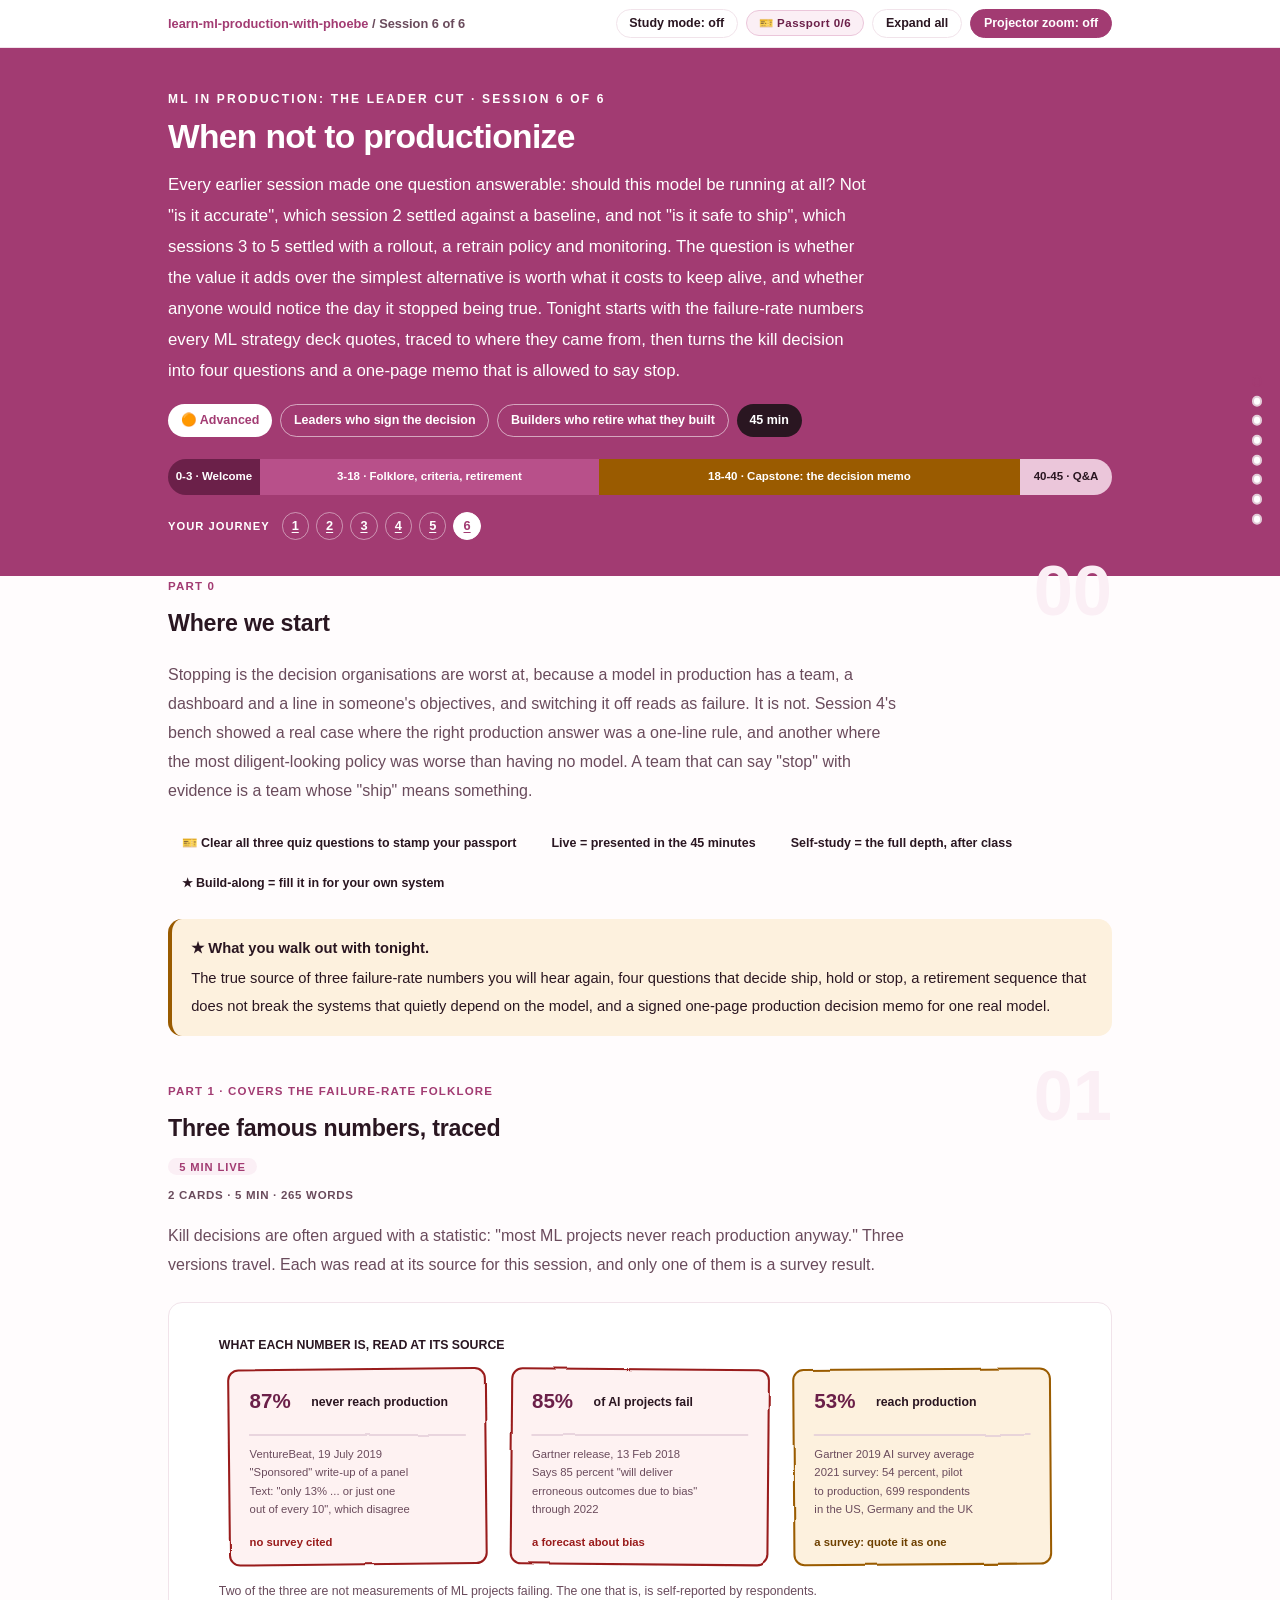
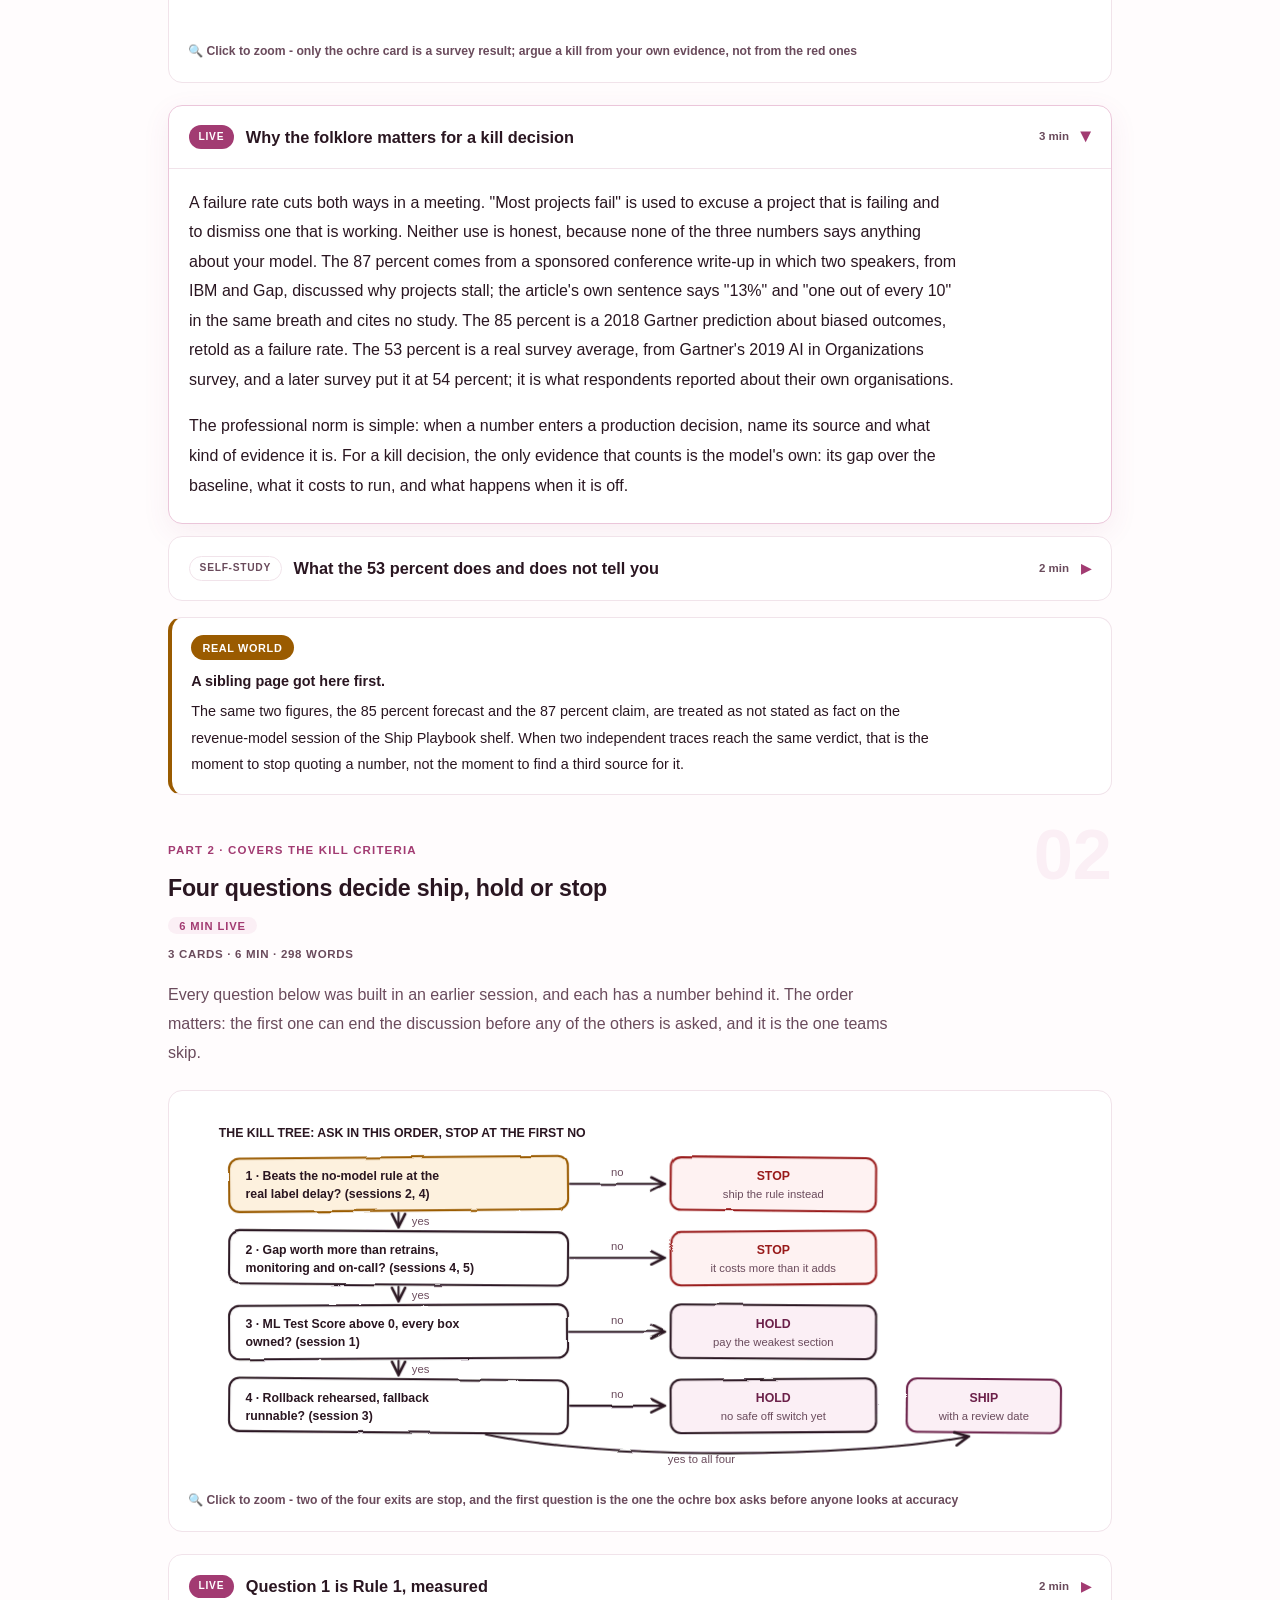
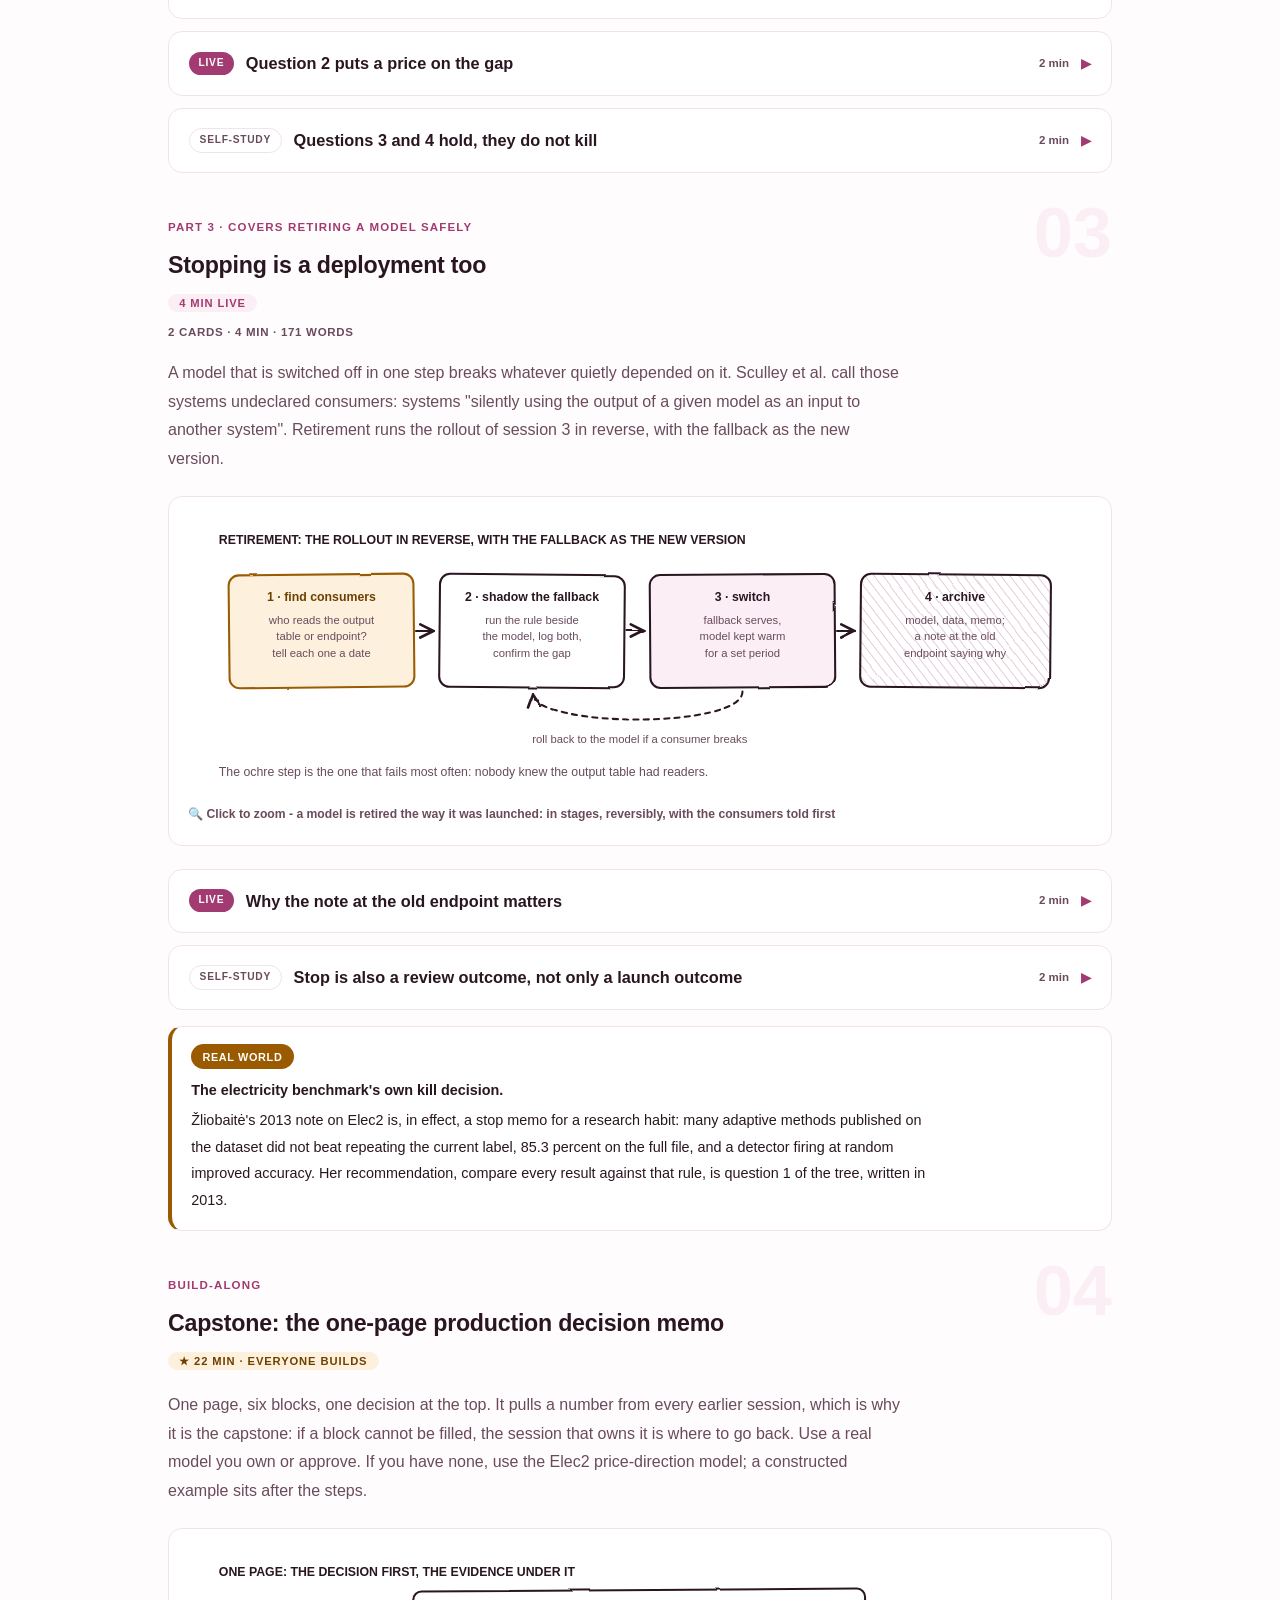
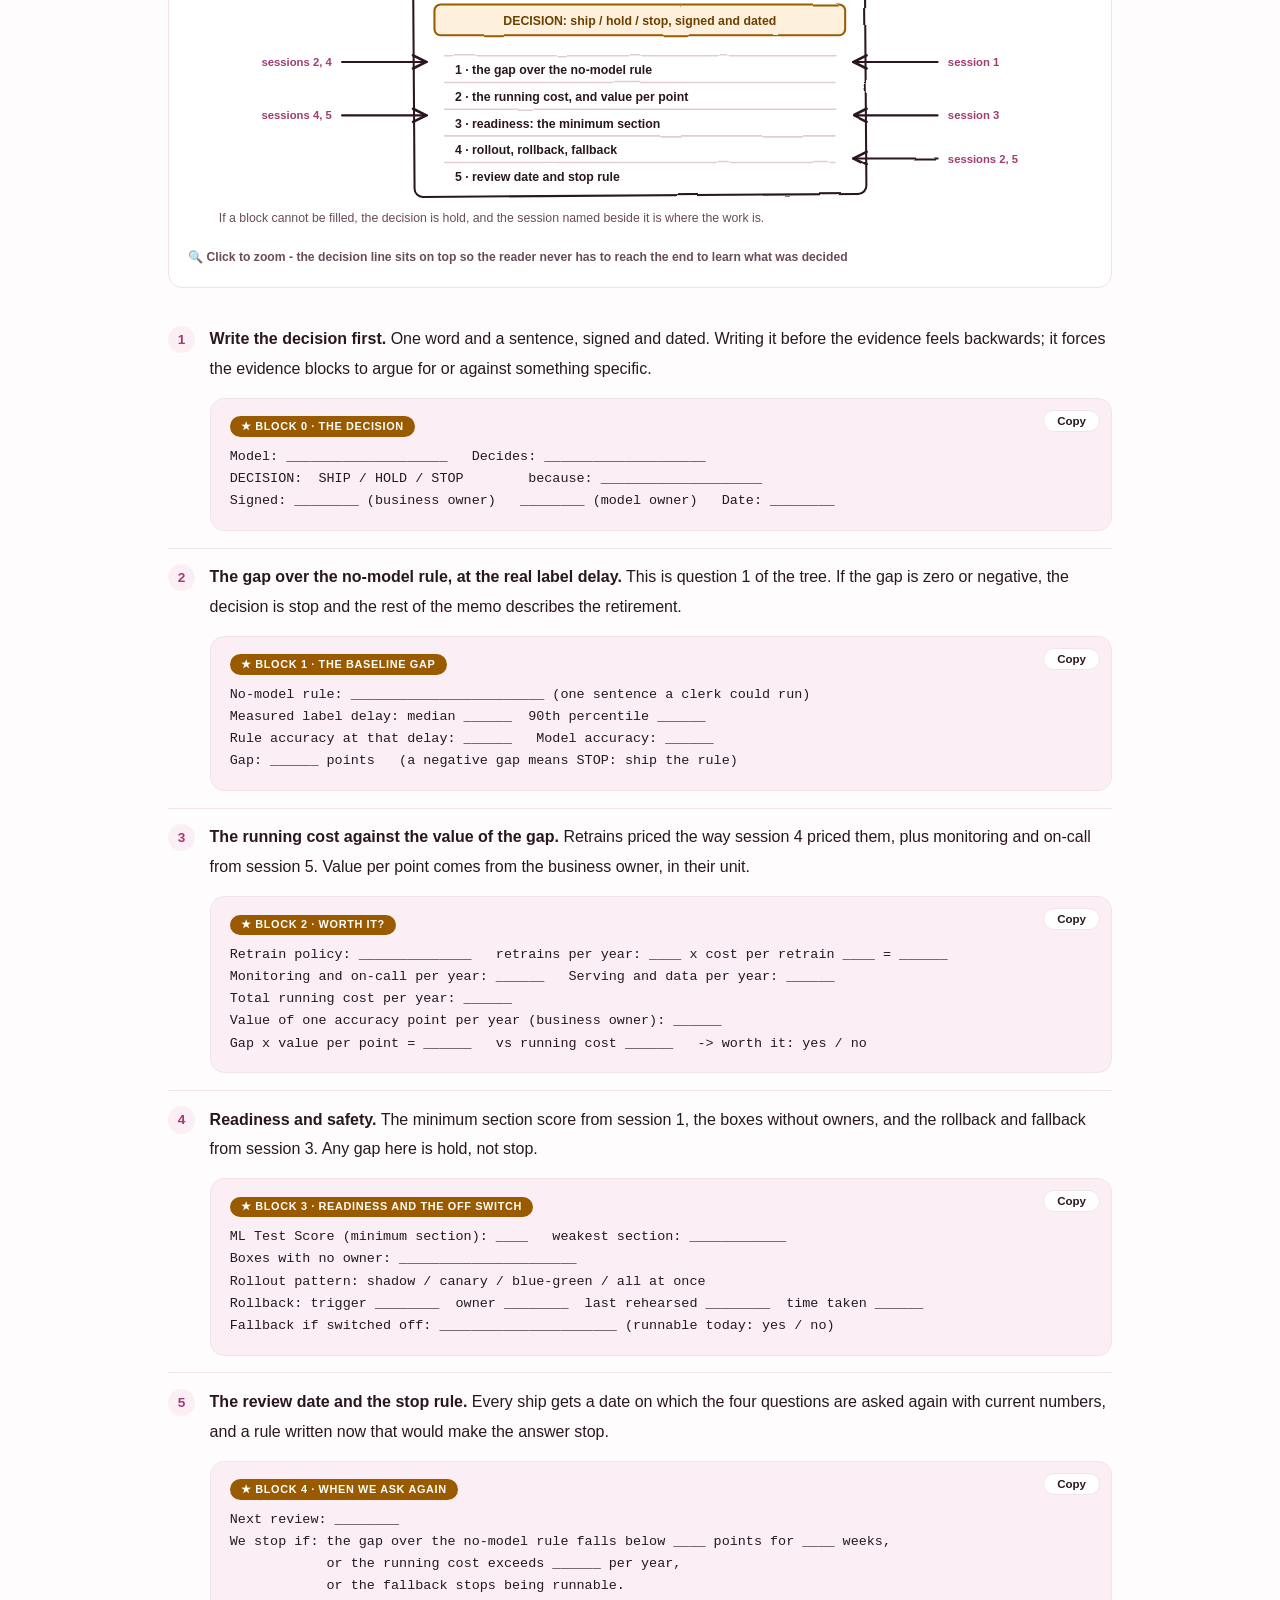
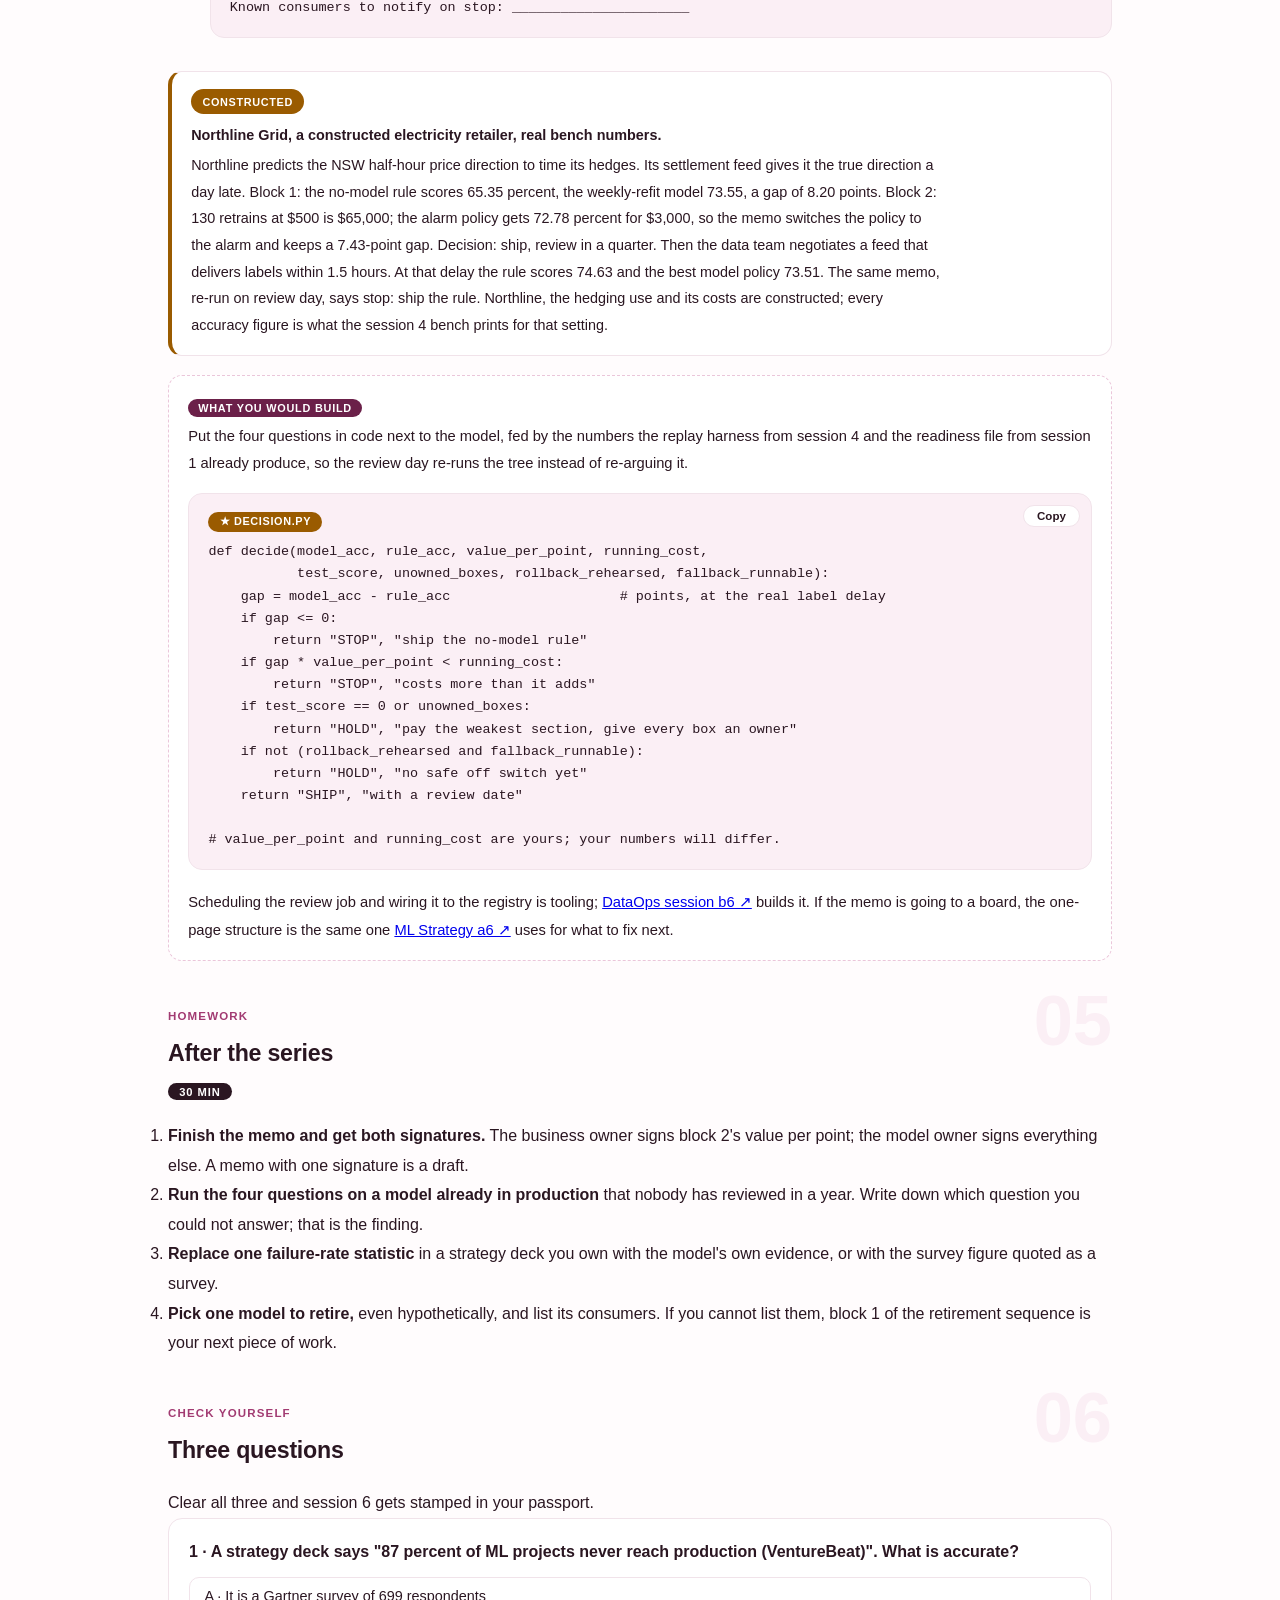
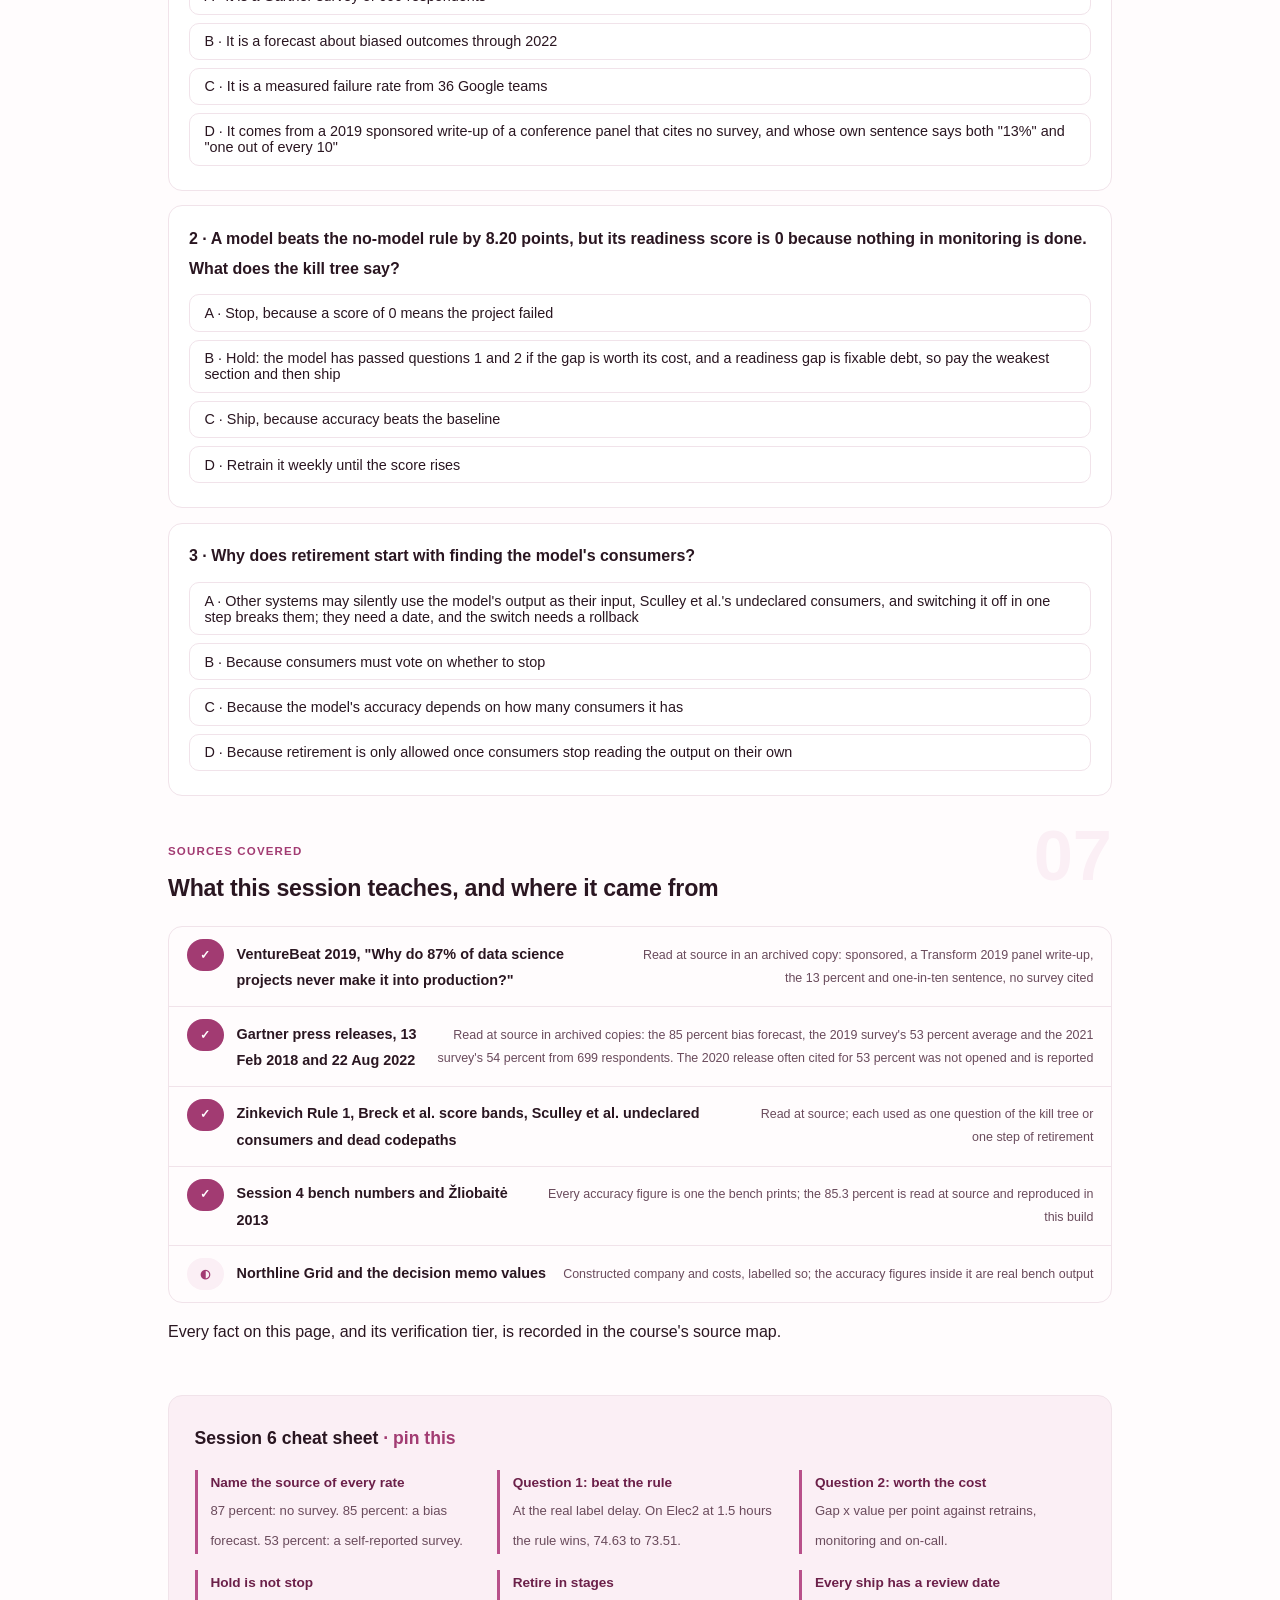
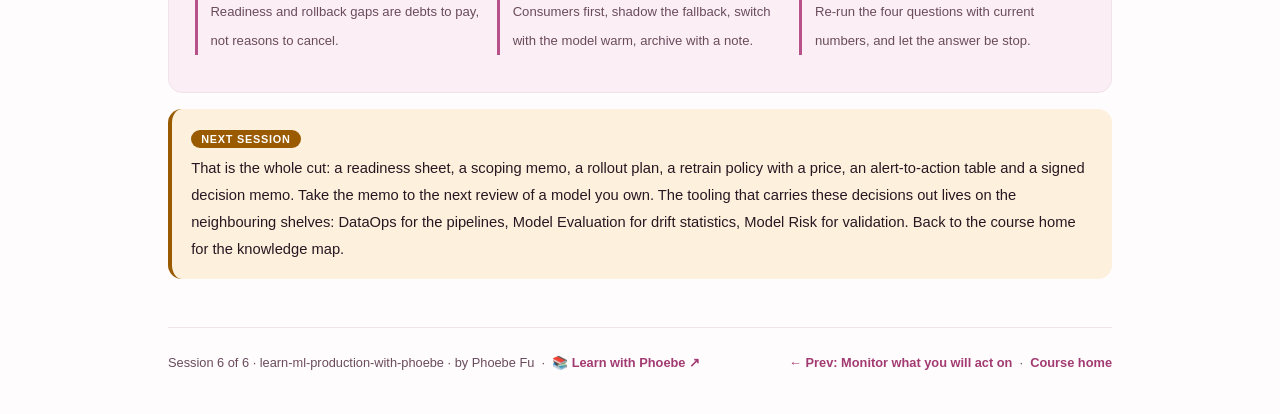
<file: courses/06-when-not-to-productionize.html>
<!DOCTYPE html>
<html lang="en">
<head>
<meta charset="UTF-8">
<meta name="viewport" content="width=device-width, initial-scale=1.0">
<!-- social:start -->
<meta name="description" content="Session 6 of 6. The kill decision: what the famous ML failure rates really say, the stop criteria you write before launch, how to retire a model safely, and the capstone one-page production decision memo that can say ship, hold, or stop.">
<meta property="og:type" content="article">
<meta property="og:site_name" content="Learn with Phoebe">
<meta property="og:title" content="When not to productionize - learn ml production with phoebe">
<meta property="og:description" content="Session 6 of 6. The 87 percent that has no survey behind it, the four questions that decide ship, hold or stop, and a one-page decision memo.">
<meta property="og:url" content="https://phoebefu6.github.io/learn-ml-production-with-phoebe/courses/06-when-not-to-productionize.html">
<meta property="og:image" content="https://phoebefu6.github.io/learn-ml-production-with-phoebe/assets/og-cover.png">
<meta property="og:image:width" content="1200">
<meta property="og:image:height" content="630">
<meta name="twitter:card" content="summary_large_image">
<meta name="twitter:title" content="When not to productionize - learn ml production with phoebe">
<meta name="twitter:description" content="Session 6 of 6. The kill decision and the one-page production decision memo.">
<meta name="twitter:image" content="https://phoebefu6.github.io/learn-ml-production-with-phoebe/assets/og-cover.png">
<!-- social:end -->
<title>Session 6 · When not to productionize - learn ml production with phoebe</title>
<link rel="stylesheet" href="../assets/style.css?v=22">
</head>
<body>

<div class="toolbar">
  <div class="wrap">
    <span class="crumb"><a href="../index.html">learn-ml-production-with-phoebe</a> / Session 6 of 6</span>
    <button class="btn" id="toggle-all" type="button">Expand all</button>
    <button class="btn primary" id="zoom-toggle" type="button">Projector zoom: off</button>
  </div>
</div>

<header class="masthead">
  <div class="wrap">
    <div class="eyebrow">ML in Production: The Leader Cut · Session 6 of 6</div>
    <h1>When not to <span class="accent">productionize</span></h1>
    <p class="sub">Every earlier session made one question answerable: should this model be running at all? Not "is it accurate", which session 2 settled against a baseline, and not "is it safe to ship", which sessions 3 to 5 settled with a rollout, a retrain policy and monitoring. The question is whether the value it adds over the simplest alternative is worth what it costs to keep alive, and whether anyone would notice the day it stopped being true. Tonight starts with the failure-rate numbers every ML strategy deck quotes, traced to where they came from, then turns the kill decision into four questions and a one-page memo that is allowed to say stop.</p>
    <div class="chip-row">
      <span class="chip level">🟠 Advanced</span>
      <span class="chip audience">Leaders who sign the decision</span>
      <span class="chip audience">Builders who retire what they built</span>
      <span class="chip time">45 min</span>
    </div>
    <div class="agenda">
      <span class="a1" style="flex:1">0-3 · Welcome</span>
      <span class="a2" style="flex:4">3-18 · Folklore, criteria, retirement</span>
      <span class="a3" style="flex:5">18-40 · Capstone: the decision memo</span>
      <span class="a4" style="flex:1">40-45 · Q&amp;A</span>
    </div>
  </div>
</header>

<main class="wrap">

  <section class="section" id="intro">
    <div class="section-kicker">
      <span class="klabel">Part 0</span>
      <h2>Where we start</h2>
    </div>
    <p class="lede">Stopping is the decision organisations are worst at, because a model in production has a team, a dashboard and a line in someone's objectives, and switching it off reads as failure. It is not. Session 4's bench showed a real case where the right production answer was a one-line rule, and another where the most diligent-looking policy was worse than having no model. A team that can say "stop" with evidence is a team whose "ship" means something.</p>

    <div class="legend">
      <span class="pill">🎫 Clear all three quiz questions to stamp your passport</span>
      <span class="pill">Live = presented in the 45 minutes</span>
      <span class="pill">Self-study = the full depth, after class</span>
      <span class="pill">★ Build-along = fill it in for your own system</span>
    </div>

    <div class="callout win">
      <p><strong>★ What you walk out with tonight.</strong> The true source of three failure-rate numbers you will hear again, four questions that decide ship, hold or stop, a retirement sequence that does not break the systems that quietly depend on the model, and a signed one-page production decision memo for one real model.</p>
    </div>
  </section>

  <section class="section" id="part-1">
    <div class="section-kicker">
      <span class="klabel">Part 1 · covers the failure-rate folklore</span>
      <h2>Three famous numbers, traced</h2>
      <span class="tag concept">5 min live</span>
    </div>
    <p class="lede">Kill decisions are often argued with a statistic: "most ML projects never reach production anyway." Three versions travel. Each was read at its source for this session, and only one of them is a survey result.</p>

    <figure class="zoomable">
      <svg viewBox="0 0 880 300" xmlns="http://www.w3.org/2000/svg" role="img" aria-label="Three cards. 87 percent never reach production: VentureBeat 2019, a sponsored write-up of a conference panel, the text says only 13 percent or one in ten, no survey cited. 85 percent of AI projects fail: Gartner 2018, actually a forecast that 85 percent of AI projects will deliver erroneous outcomes due to bias through 2022. 53 percent reach production: Gartner's 2019 survey average, 54 percent in the 2021 survey of 699 respondents.">
        <defs>
          <filter id="s6aSk" x="-3%" y="-3%" width="106%" height="106%"><feTurbulence type="fractalNoise" baseFrequency="0.02" numOctaves="2" seed="61" result="n"/><feDisplacementMap in="SourceGraphic" in2="n" scale="2.4" xChannelSelector="R" yChannelSelector="G"/></filter>
          <pattern id="s6aHc" patternUnits="userSpaceOnUse" width="7" height="7" patternTransform="rotate(-38)"><line x1="0" y1="0" x2="0" y2="7" stroke="#A23B72" stroke-width="1" opacity=".5"/></pattern>
        </defs>
        <style>
          .s6aH { font: 800 12px Inter, sans-serif; fill: #2A1621; }
          .s6aL { font: 600 12px Inter, sans-serif; fill: #2A1621; }
          .s6aS { font: 400 11px Inter, sans-serif; fill: #6A4B5C; }
          .s6aB { font: 800 11px Inter, sans-serif; fill: #6E4000; }
          .s6aR { font: 800 11px Inter, sans-serif; fill: #991B1B; }
          .s6aV { font: 800 20px Inter, sans-serif; fill: #6B2049; }
          .s6aN { font: 400 12px Inter, sans-serif; fill: #6A4B5C; }
        </style>

        <text class="s6aH" x="30" y="26">WHAT EACH NUMBER IS, READ AT ITS SOURCE</text>

        <g filter="url(#s6aSk)" fill="none" stroke="#2A1621" stroke-width="2" stroke-linecap="round" stroke-linejoin="round">
          <rect x="40" y="46" width="250" height="190" rx="10" transform="rotate(-0.6 165 141)" fill="#FEF2F2" stroke="#991B1B"/>
          <rect x="315" y="46" width="250" height="190" rx="10" transform="rotate(0.5 440 141)" fill="#FEF2F2" stroke="#991B1B"/>
          <rect x="590" y="46" width="250" height="190" rx="10" transform="rotate(-0.4 715 141)" fill="#FDF1DE" stroke="#9A5B00"/>
          <path d="M60 110 L270 110 M335 110 L545 110 M610 110 L820 110" stroke="#E2CBD7" stroke-width="1.5"/>
        </g>

        <text class="s6aV" x="60" y="84">87%</text>
        <text class="s6aL" x="120" y="82">never reach production</text>
        <text class="s6aS" x="60" y="132">VentureBeat, 19 July 2019</text>
        <text class="s6aS" x="60" y="150">"Sponsored" write-up of a panel</text>
        <text class="s6aS" x="60" y="168">Text: "only 13% ... or just one</text>
        <text class="s6aS" x="60" y="186">out of every 10", which disagree</text>
        <text class="s6aR" x="60" y="218">no survey cited</text>

        <text class="s6aV" x="335" y="84">85%</text>
        <text class="s6aL" x="395" y="82">of AI projects fail</text>
        <text class="s6aS" x="335" y="132">Gartner release, 13 Feb 2018</text>
        <text class="s6aS" x="335" y="150">Says 85 percent "will deliver</text>
        <text class="s6aS" x="335" y="168">erroneous outcomes due to bias"</text>
        <text class="s6aS" x="335" y="186">through 2022</text>
        <text class="s6aR" x="335" y="218">a forecast about bias</text>

        <text class="s6aV" x="610" y="84">53%</text>
        <text class="s6aL" x="670" y="82">reach production</text>
        <text class="s6aS" x="610" y="132">Gartner 2019 AI survey average</text>
        <text class="s6aS" x="610" y="150">2021 survey: 54 percent, pilot</text>
        <text class="s6aS" x="610" y="168">to production, 699 respondents</text>
        <text class="s6aS" x="610" y="186">in the US, Germany and the UK</text>
        <text class="s6aB" x="610" y="218">a survey: quote it as one</text>

        <text class="s6aN" x="30" y="266">Two of the three are not measurements of ML projects failing. The one that is, is self-reported by respondents.</text>
      </svg>
      <figcaption>🔍 Click to zoom - only the ochre card is a survey result; argue a kill from your own evidence, not from the red ones</figcaption>
    </figure>

    <details class="card" open>
      <summary><span class="mode live">Live</span>Why the folklore matters for a kill decision<span class="mini">3 min</span><span class="caret">▶</span></summary>
      <div class="body">
        <p>A failure rate cuts both ways in a meeting. "Most projects fail" is used to excuse a project that is failing and to dismiss one that is working. Neither use is honest, because none of the three numbers says anything about your model. The 87 percent comes from a sponsored conference write-up in which two speakers, from IBM and Gap, discussed why projects stall; the article's own sentence says "13%" and "one out of every 10" in the same breath and cites no study. The 85 percent is a 2018 Gartner prediction about biased outcomes, retold as a failure rate. The 53 percent is a real survey average, from Gartner's 2019 AI in Organizations survey, and a later survey put it at 54 percent; it is what respondents reported about their own organisations.</p>
        <p>The professional norm is simple: when a number enters a production decision, name its source and what kind of evidence it is. For a kill decision, the only evidence that counts is the model's own: its gap over the baseline, what it costs to run, and what happens when it is off.</p>
      </div>
    </details>

    <details class="card">
      <summary><span class="mode self">Self-study</span>What the 53 percent does and does not tell you<span class="mini">2 min</span><span class="caret">▶</span></summary>
      <div class="body">
        <p>A survey average says that, among respondents, roughly half of AI projects were reported as reaching production. It does not say the other half should have, and it does not say the half that shipped were worth running. A project stopped at the scoping memo of session 2 counts as "did not reach production" and may be the best decision in the portfolio. Read the number as a base rate for planning, never as a verdict on a single project.</p>
      </div>
    </details>

    <div class="callout example">
      <span class="ex-pill">Real world</span>
      <p><strong>A sibling page got here first.</strong> The same two figures, the 85 percent forecast and the 87 percent claim, are treated as not stated as fact on the revenue-model session of the Ship Playbook shelf. When two independent traces reach the same verdict, that is the moment to stop quoting a number, not the moment to find a third source for it.</p>
    </div>
  </section>

  <section class="section" id="part-2">
    <div class="section-kicker">
      <span class="klabel">Part 2 · covers the kill criteria</span>
      <h2>Four questions decide ship, hold or stop</h2>
      <span class="tag concept">6 min live</span>
    </div>
    <p class="lede">Every question below was built in an earlier session, and each has a number behind it. The order matters: the first one can end the discussion before any of the others is asked, and it is the one teams skip.</p>

    <figure class="zoomable">
      <svg viewBox="0 0 880 360" xmlns="http://www.w3.org/2000/svg" role="img" aria-label="A decision tree of four questions. First: does the model beat the no-model rule at the real label delay? If no, stop and ship the rule. Second: is the value of that gap larger than the cost of running the model, retrains, monitoring and on-call? If no, stop. Third: is the ML Test Score, the minimum section, above zero with no box unowned? If no, hold. Fourth: is there a rehearsed rollback and a fallback someone can run? If no, hold. If yes to all four, ship with a review date.">
        <defs>
          <filter id="s6bSk" x="-3%" y="-3%" width="106%" height="106%"><feTurbulence type="fractalNoise" baseFrequency="0.02" numOctaves="2" seed="67" result="n"/><feDisplacementMap in="SourceGraphic" in2="n" scale="2.4" xChannelSelector="R" yChannelSelector="G"/></filter>
          <marker id="s6bAr" viewBox="0 0 10 10" refX="9" refY="5" markerWidth="8" markerHeight="8" orient="auto"><path d="M1 1 L9 5 L1 9" fill="none" stroke="#2A1621" stroke-width="1.6" stroke-linecap="round"/></marker>
        </defs>
        <style>
          .s6bH { font: 800 12px Inter, sans-serif; fill: #2A1621; }
          .s6bL { font: 600 12px Inter, sans-serif; fill: #2A1621; }
          .s6bS { font: 400 11px Inter, sans-serif; fill: #6A4B5C; }
          .s6bB { font: 800 11px Inter, sans-serif; fill: #6E4000; }
          .s6bR { font: 800 12px Inter, sans-serif; fill: #991B1B; }
          .s6bV { font: 800 12px Inter, sans-serif; fill: #6B2049; }
          .s6bN { font: 400 12px Inter, sans-serif; fill: #6A4B5C; }
        </style>

        <text class="s6bH" x="30" y="26">THE KILL TREE: ASK IN THIS ORDER, STOP AT THE FIRST NO</text>

        <g filter="url(#s6bSk)" fill="none" stroke="#2A1621" stroke-width="2" stroke-linecap="round" stroke-linejoin="round">
          <rect x="40" y="46" width="330" height="52" rx="10" transform="rotate(-0.5 205 72)" fill="#FDF1DE" stroke="#9A5B00"/>
          <rect x="40" y="118" width="330" height="52" rx="10" transform="rotate(0.4 205 144)" fill="#FFFFFF"/>
          <rect x="40" y="190" width="330" height="52" rx="10" transform="rotate(-0.3 205 216)" fill="#FFFFFF"/>
          <rect x="40" y="262" width="330" height="52" rx="10" transform="rotate(0.5 205 288)" fill="#FFFFFF"/>
          <rect x="470" y="46" width="200" height="52" rx="10" transform="rotate(0.6 570 72)" fill="#FEF2F2" stroke="#991B1B"/>
          <rect x="470" y="118" width="200" height="52" rx="10" transform="rotate(-0.5 570 144)" fill="#FEF2F2" stroke="#991B1B"/>
          <rect x="470" y="190" width="200" height="52" rx="10" transform="rotate(0.4 570 216)" fill="#FBEFF5"/>
          <rect x="470" y="262" width="200" height="52" rx="10" transform="rotate(-0.4 570 288)" fill="#FBEFF5"/>
          <rect x="700" y="262" width="150" height="52" rx="10" transform="rotate(0.6 775 288)" fill="#FBEFF5" stroke="#6B2049"/>
          <path d="M372 72 L464 72" marker-end="url(#s6bAr)"/>
          <path d="M372 144 L464 144" marker-end="url(#s6bAr)"/>
          <path d="M372 216 L464 216" marker-end="url(#s6bAr)"/>
          <path d="M372 288 L464 288" marker-end="url(#s6bAr)"/>
          <path d="M205 100 L205 114" marker-end="url(#s6bAr)"/>
          <path d="M205 172 L205 186" marker-end="url(#s6bAr)"/>
          <path d="M205 244 L205 258" marker-end="url(#s6bAr)"/>
          <path d="M290 316 C400 340 640 340 760 318" marker-end="url(#s6bAr)"/>
        </g>

        <text class="s6bL" x="56" y="68">1 · Beats the no-model rule at the</text>
        <text class="s6bL" x="56" y="86">real label delay? (sessions 2, 4)</text>
        <text class="s6bL" x="56" y="140">2 · Gap worth more than retrains,</text>
        <text class="s6bL" x="56" y="158">monitoring and on-call? (sessions 4, 5)</text>
        <text class="s6bL" x="56" y="212">3 · ML Test Score above 0, every box</text>
        <text class="s6bL" x="56" y="230">owned? (session 1)</text>
        <text class="s6bL" x="56" y="284">4 · Rollback rehearsed, fallback</text>
        <text class="s6bL" x="56" y="302">runnable? (session 3)</text>

        <text class="s6bS" x="418" y="64" text-anchor="middle">no</text>
        <text class="s6bS" x="418" y="136" text-anchor="middle">no</text>
        <text class="s6bS" x="418" y="208" text-anchor="middle">no</text>
        <text class="s6bS" x="418" y="280" text-anchor="middle">no</text>
        <text class="s6bS" x="218" y="112">yes</text>
        <text class="s6bS" x="218" y="184">yes</text>
        <text class="s6bS" x="218" y="256">yes</text>

        <text class="s6bR" x="570" y="68" text-anchor="middle">STOP</text>
        <text class="s6bS" x="570" y="86" text-anchor="middle">ship the rule instead</text>
        <text class="s6bR" x="570" y="140" text-anchor="middle">STOP</text>
        <text class="s6bS" x="570" y="158" text-anchor="middle">it costs more than it adds</text>
        <text class="s6bV" x="570" y="212" text-anchor="middle">HOLD</text>
        <text class="s6bS" x="570" y="230" text-anchor="middle">pay the weakest section</text>
        <text class="s6bV" x="570" y="284" text-anchor="middle">HOLD</text>
        <text class="s6bS" x="570" y="302" text-anchor="middle">no safe off switch yet</text>
        <text class="s6bV" x="775" y="284" text-anchor="middle">SHIP</text>
        <text class="s6bS" x="775" y="302" text-anchor="middle">with a review date</text>
        <text class="s6bS" x="500" y="344" text-anchor="middle">yes to all four</text>
      </svg>
      <figcaption>🔍 Click to zoom - two of the four exits are stop, and the first question is the one the ochre box asks before anyone looks at accuracy</figcaption>
    </figure>

    <details class="card">
      <summary><span class="mode live">Live</span>Question 1 is Rule 1, measured<span class="mini">2 min</span><span class="caret">▶</span></summary>
      <div class="body">
        <p>Zinkevich's first rule, "Don't be afraid to launch a product without machine learning", becomes a test once the no-model rule has a number. On the Elec2 bench with labels 1.5 hours late, repeating the last label scores 74.63 percent and the best model policy, weekly refits on all history, scores 73.51. That model fails question 1 and the tree stops: ship the rule. With labels a day late the rule falls to 65.35 and the same model, at 73.55, passes by 8.20 points. The same model, the same market: the label delay decided it.</p>
      </div>
    </details>

    <details class="card">
      <summary><span class="mode live">Live</span>Question 2 puts a price on the gap<span class="mini">2 min</span><span class="caret">▶</span></summary>
      <div class="body">
        <p>A model that clears the baseline still has to pay its way. The bench prices the retraining part: at $500 a retrain, a figure you set, weekly refits cost $65,000 over the replay and the alarm policy $3,000 for most of the same accuracy. Add what session 5 wired up, the monitoring and the on-call behind every alert, and what session 1 counted, the nine boxes around the model. Then ask the business owner what one point of accuracy is worth in their unit, calls, pounds, hours. If the answer times the gap is smaller than the running cost, the honest exit is stop, however good the model looks on its own.</p>
      </div>
    </details>

    <details class="card">
      <summary><span class="mode self">Self-study</span>Questions 3 and 4 hold, they do not kill<span class="mini">2 min</span><span class="caret">▶</span></summary>
      <div class="body">
        <p>A readiness score of 0, "more of a research project than a productionized system" in Breck et al.'s words, or a box nobody owns, is a reason to hold and pay the debt, not a reason to cancel a model that is worth running. The same goes for a rollback that has never been rehearsed or a fallback no one can run: fix it, then ship. Keeping "hold" separate from "stop" stops teams from killing good models for fixable reasons and from shipping bad ones because the infrastructure happens to be ready.</p>
      </div>
    </details>
  </section>

  <section class="section" id="part-3">
    <div class="section-kicker">
      <span class="klabel">Part 3 · covers retiring a model safely</span>
      <h2>Stopping is a deployment too</h2>
      <span class="tag concept">4 min live</span>
    </div>
    <p class="lede">A model that is switched off in one step breaks whatever quietly depended on it. Sculley et al. call those systems undeclared consumers: systems "silently using the output of a given model as an input to another system". Retirement runs the rollout of session 3 in reverse, with the fallback as the new version.</p>

    <figure class="zoomable">
      <svg viewBox="0 0 880 270" xmlns="http://www.w3.org/2000/svg" role="img" aria-label="Retirement as four stages on a rail: find the consumers of the model's output, run the fallback in shadow beside the model, switch traffic to the fallback with the model kept warm for rollback, then archive the model, its data and its decision memo and leave a note at the old endpoint.">
        <defs>
          <filter id="s6cSk" x="-3%" y="-3%" width="106%" height="106%"><feTurbulence type="fractalNoise" baseFrequency="0.02" numOctaves="2" seed="71" result="n"/><feDisplacementMap in="SourceGraphic" in2="n" scale="2.4" xChannelSelector="R" yChannelSelector="G"/></filter>
          <pattern id="s6cHc" patternUnits="userSpaceOnUse" width="7" height="7" patternTransform="rotate(-38)"><line x1="0" y1="0" x2="0" y2="7" stroke="#A23B72" stroke-width="1" opacity=".5"/></pattern>
          <marker id="s6cAr" viewBox="0 0 10 10" refX="9" refY="5" markerWidth="8" markerHeight="8" orient="auto"><path d="M1 1 L9 5 L1 9" fill="none" stroke="#2A1621" stroke-width="1.6" stroke-linecap="round"/></marker>
        </defs>
        <style>
          .s6cH { font: 800 12px Inter, sans-serif; fill: #2A1621; }
          .s6cL { font: 600 12px Inter, sans-serif; fill: #2A1621; }
          .s6cS { font: 400 11px Inter, sans-serif; fill: #6A4B5C; }
          .s6cB { font: 800 12px Inter, sans-serif; fill: #6E4000; }
          .s6cN { font: 400 12px Inter, sans-serif; fill: #6A4B5C; }
        </style>

        <text class="s6cH" x="30" y="26">RETIREMENT: THE ROLLOUT IN REVERSE, WITH THE FALLBACK AS THE NEW VERSION</text>

        <g filter="url(#s6cSk)" fill="none" stroke="#2A1621" stroke-width="2" stroke-linecap="round" stroke-linejoin="round">
          <rect x="40" y="56" width="180" height="110" rx="10" transform="rotate(-0.6 130 111)" fill="#FDF1DE" stroke="#9A5B00"/>
          <rect x="245" y="56" width="180" height="110" rx="10" transform="rotate(0.5 335 111)" fill="#FFFFFF"/>
          <rect x="450" y="56" width="180" height="110" rx="10" transform="rotate(-0.4 540 111)" fill="#FBEFF5"/>
          <rect x="655" y="56" width="185" height="110" rx="10" transform="rotate(0.5 747 111)" fill="url(#s6cHc)"/>
          <path d="M222 111 L239 111" marker-end="url(#s6cAr)"/>
          <path d="M427 111 L444 111" marker-end="url(#s6cAr)"/>
          <path d="M632 111 L649 111" marker-end="url(#s6cAr)"/>
          <path d="M540 170 C540 206 340 206 336 172" stroke-dasharray="5 5" marker-end="url(#s6cAr)"/>
        </g>

        <text class="s6cB" x="130" y="82" text-anchor="middle">1 · find consumers</text>
        <text class="s6cS" x="130" y="104" text-anchor="middle">who reads the output</text>
        <text class="s6cS" x="130" y="120" text-anchor="middle">table or endpoint?</text>
        <text class="s6cS" x="130" y="136" text-anchor="middle">tell each one a date</text>
        <text class="s6cL" x="335" y="82" text-anchor="middle">2 · shadow the fallback</text>
        <text class="s6cS" x="335" y="104" text-anchor="middle">run the rule beside</text>
        <text class="s6cS" x="335" y="120" text-anchor="middle">the model, log both,</text>
        <text class="s6cS" x="335" y="136" text-anchor="middle">confirm the gap</text>
        <text class="s6cL" x="540" y="82" text-anchor="middle">3 · switch</text>
        <text class="s6cS" x="540" y="104" text-anchor="middle">fallback serves,</text>
        <text class="s6cS" x="540" y="120" text-anchor="middle">model kept warm</text>
        <text class="s6cS" x="540" y="136" text-anchor="middle">for a set period</text>
        <text class="s6cL" x="747" y="82" text-anchor="middle">4 · archive</text>
        <text class="s6cS" x="747" y="104" text-anchor="middle">model, data, memo;</text>
        <text class="s6cS" x="747" y="120" text-anchor="middle">a note at the old</text>
        <text class="s6cS" x="747" y="136" text-anchor="middle">endpoint saying why</text>
        <text class="s6cS" x="440" y="220" text-anchor="middle">roll back to the model if a consumer breaks</text>

        <text class="s6cN" x="30" y="252">The ochre step is the one that fails most often: nobody knew the output table had readers.</text>
      </svg>
      <figcaption>🔍 Click to zoom - a model is retired the way it was launched: in stages, reversibly, with the consumers told first</figcaption>
    </figure>

    <details class="card">
      <summary><span class="mode live">Live</span>Why the note at the old endpoint matters<span class="mini">2 min</span><span class="caret">▶</span></summary>
      <div class="body">
        <p>A model that vanishes leaves questions: was it broken, was it replaced, can it come back? A short note where it used to live, with the date, the decision memo and where the archive is, answers them for the next team, which may be yours in a year. Sculley et al.'s warning about dead experimental codepaths applies here too: code nobody runs any more should be deleted, and a retired model's serving path is exactly that code.</p>
      </div>
    </details>

    <details class="card">
      <summary><span class="mode self">Self-study</span>Stop is also a review outcome, not only a launch outcome<span class="mini">2 min</span><span class="caret">▶</span></summary>
      <div class="body">
        <p>Session 4's bench shows why a model that passed the tree at launch can fail it later. A never-retrained Elec2 model scores 68.70 percent over the replay against 65.35 for the no-model rule at a one-day delay, but its accuracy sinks into the low 60s for long stretches, blocks where the rule is ahead. Put a review date on every "ship", re-run the four questions on it with the current numbers, and let the answer be stop. Formal validation and sign-off of that review, where a regulator requires it, belongs to <a href="https://phoebefu6.github.io/learn-model-risk-with-phoebe/courses/p8-ongoing-monitoring.html">Model Risk ↗</a>.</p>
      </div>
    </details>

    <div class="callout example">
      <span class="ex-pill">Real world</span>
      <p><strong>The electricity benchmark's own kill decision.</strong> Žliobaitė's 2013 note on Elec2 is, in effect, a stop memo for a research habit: many adaptive methods published on the dataset did not beat repeating the current label, 85.3 percent on the full file, and a detector firing at random improved accuracy. Her recommendation, compare every result against that rule, is question 1 of the tree, written in 2013.</p>
    </div>
  </section>

  <section class="section" id="demo-1">
    <div class="section-kicker">
      <span class="klabel">Build-along</span>
      <h2>Capstone: the one-page production decision memo</h2>
      <span class="tag demo">★ 22 min · everyone builds</span>
    </div>
    <p class="lede">One page, six blocks, one decision at the top. It pulls a number from every earlier session, which is why it is the capstone: if a block cannot be filled, the session that owns it is where to go back. Use a real model you own or approve. If you have none, use the Elec2 price-direction model; a constructed example sits after the steps.</p>

    <figure class="zoomable">
      <svg viewBox="0 0 880 280" xmlns="http://www.w3.org/2000/svg" role="img" aria-label="The memo as one page: a decision line at the top reading ship, hold or stop, then five blocks, each fed by a session: baseline gap from sessions 2 and 4, running cost from sessions 4 and 5, readiness from session 1, rollout and rollback from session 3, and the review date and stop rule.">
        <defs>
          <filter id="s6dSk" x="-3%" y="-3%" width="106%" height="106%"><feTurbulence type="fractalNoise" baseFrequency="0.02" numOctaves="2" seed="73" result="n"/><feDisplacementMap in="SourceGraphic" in2="n" scale="2.4" xChannelSelector="R" yChannelSelector="G"/></filter>
          <marker id="s6dAr" viewBox="0 0 10 10" refX="9" refY="5" markerWidth="8" markerHeight="8" orient="auto"><path d="M1 1 L9 5 L1 9" fill="none" stroke="#2A1621" stroke-width="1.6" stroke-linecap="round"/></marker>
        </defs>
        <style>
          .s6dH { font: 800 12px Inter, sans-serif; fill: #2A1621; }
          .s6dL { font: 600 12px Inter, sans-serif; fill: #2A1621; }
          .s6dS { font: 400 11px Inter, sans-serif; fill: #6A4B5C; }
          .s6dB { font: 800 12px Inter, sans-serif; fill: #6E4000; }
          .s6dA { font: 700 11px Inter, sans-serif; fill: #A23B72; }
          .s6dN { font: 400 12px Inter, sans-serif; fill: #6A4B5C; }
        </style>

        <text class="s6dH" x="30" y="26">ONE PAGE: THE DECISION FIRST, THE EVIDENCE UNDER IT</text>

        <g filter="url(#s6dSk)" fill="none" stroke="#2A1621" stroke-width="2" stroke-linecap="round" stroke-linejoin="round">
          <rect x="220" y="40" width="440" height="200" rx="8" transform="rotate(-0.4 440 140)" fill="#FFFFFF"/>
          <rect x="240" y="54" width="400" height="30" rx="6" fill="#FDF1DE" stroke="#9A5B00"/>
          <path d="M250 104 L630 104 M250 130 L630 130 M250 156 L630 156 M250 182 L630 182 M250 208 L630 208" stroke="#E2CBD7" stroke-width="1.5"/>
          <path d="M150 110 L232 110" marker-end="url(#s6dAr)"/>
          <path d="M150 162 L232 162" marker-end="url(#s6dAr)"/>
          <path d="M730 110 L648 110" marker-end="url(#s6dAr)"/>
          <path d="M730 162 L648 162" marker-end="url(#s6dAr)"/>
          <path d="M730 204 L648 204" marker-end="url(#s6dAr)"/>
        </g>

        <text class="s6dB" x="440" y="74" text-anchor="middle">DECISION: ship / hold / stop, signed and dated</text>
        <text class="s6dL" x="260" y="122">1 · the gap over the no-model rule</text>
        <text class="s6dL" x="260" y="148">2 · the running cost, and value per point</text>
        <text class="s6dL" x="260" y="174">3 · readiness: the minimum section</text>
        <text class="s6dL" x="260" y="200">4 · rollout, rollback, fallback</text>
        <text class="s6dL" x="260" y="226">5 · review date and stop rule</text>
        <text class="s6dA" x="140" y="114" text-anchor="end">sessions 2, 4</text>
        <text class="s6dA" x="140" y="166" text-anchor="end">sessions 4, 5</text>
        <text class="s6dA" x="740" y="114">session 1</text>
        <text class="s6dA" x="740" y="166">session 3</text>
        <text class="s6dA" x="740" y="208">sessions 2, 5</text>

        <text class="s6dN" x="30" y="266">If a block cannot be filled, the decision is hold, and the session named beside it is where the work is.</text>
      </svg>
      <figcaption>🔍 Click to zoom - the decision line sits on top so the reader never has to reach the end to learn what was decided</figcaption>
    </figure>

    <div class="steps">
      <div class="step">
        <p><strong>Write the decision first.</strong> One word and a sentence, signed and dated. Writing it before the evidence feels backwards; it forces the evidence blocks to argue for or against something specific.</p>
        <div class="prompt-box good"><span class="label">★ Block 0 · the decision</span>Model: ____________________   Decides: ____________________
DECISION:  SHIP / HOLD / STOP        because: ____________________
Signed: ________ (business owner)   ________ (model owner)   Date: ________</div>
      </div>
      <div class="step">
        <p><strong>The gap over the no-model rule, at the real label delay.</strong> This is question 1 of the tree. If the gap is zero or negative, the decision is stop and the rest of the memo describes the retirement.</p>
        <div class="prompt-box good"><span class="label">★ Block 1 · the baseline gap</span>No-model rule: ________________________ (one sentence a clerk could run)
Measured label delay: median ______  90th percentile ______
Rule accuracy at that delay: ______   Model accuracy: ______
Gap: ______ points   (a negative gap means STOP: ship the rule)</div>
      </div>
      <div class="step">
        <p><strong>The running cost against the value of the gap.</strong> Retrains priced the way session 4 priced them, plus monitoring and on-call from session 5. Value per point comes from the business owner, in their unit.</p>
        <div class="prompt-box good"><span class="label">★ Block 2 · worth it?</span>Retrain policy: ______________   retrains per year: ____ x cost per retrain ____ = ______
Monitoring and on-call per year: ______   Serving and data per year: ______
Total running cost per year: ______
Value of one accuracy point per year (business owner): ______
Gap x value per point = ______   vs running cost ______   -&gt; worth it: yes / no</div>
      </div>
      <div class="step">
        <p><strong>Readiness and safety.</strong> The minimum section score from session 1, the boxes without owners, and the rollback and fallback from session 3. Any gap here is hold, not stop.</p>
        <div class="prompt-box good"><span class="label">★ Block 3 · readiness and the off switch</span>ML Test Score (minimum section): ____   weakest section: ____________
Boxes with no owner: ______________________
Rollout pattern: shadow / canary / blue-green / all at once
Rollback: trigger ________  owner ________  last rehearsed ________  time taken ______
Fallback if switched off: ______________________ (runnable today: yes / no)</div>
      </div>
      <div class="step">
        <p><strong>The review date and the stop rule.</strong> Every ship gets a date on which the four questions are asked again with current numbers, and a rule written now that would make the answer stop.</p>
        <div class="prompt-box good"><span class="label">★ Block 4 · when we ask again</span>Next review: ________
We stop if: the gap over the no-model rule falls below ____ points for ____ weeks,
            or the running cost exceeds ______ per year,
            or the fallback stops being runnable.
Known consumers to notify on stop: ______________________</div>
      </div>
    </div>

    <div class="callout example">
      <span class="ex-pill">Constructed</span>
      <p><strong>Northline Grid, a constructed electricity retailer, real bench numbers.</strong> Northline predicts the NSW half-hour price direction to time its hedges. Its settlement feed gives it the true direction a day late. Block 1: the no-model rule scores 65.35 percent, the weekly-refit model 73.55, a gap of 8.20 points. Block 2: 130 retrains at $500 is $65,000; the alarm policy gets 72.78 percent for $3,000, so the memo switches the policy to the alarm and keeps a 7.43-point gap. Decision: ship, review in a quarter. Then the data team negotiates a feed that delivers labels within 1.5 hours. At that delay the rule scores 74.63 and the best model policy 73.51. The same memo, re-run on review day, says stop: ship the rule. Northline, the hedging use and its costs are constructed; every accuracy figure is what the session 4 bench prints for that setting.</p>
    </div>

    <div class="wyb">
      <span class="wyb-pill">What you would build</span>
      <p>Put the four questions in code next to the model, fed by the numbers the replay harness from session 4 and the readiness file from session 1 already produce, so the review day re-runs the tree instead of re-arguing it.</p>
      <div class="prompt-box good"><span class="label">★ decision.py</span>def decide(model_acc, rule_acc, value_per_point, running_cost,
           test_score, unowned_boxes, rollback_rehearsed, fallback_runnable):
    gap = model_acc - rule_acc                     # points, at the real label delay
    if gap &lt;= 0:
        return "STOP", "ship the no-model rule"
    if gap * value_per_point &lt; running_cost:
        return "STOP", "costs more than it adds"
    if test_score == 0 or unowned_boxes:
        return "HOLD", "pay the weakest section, give every box an owner"
    if not (rollback_rehearsed and fallback_runnable):
        return "HOLD", "no safe off switch yet"
    return "SHIP", "with a review date"

# value_per_point and running_cost are yours; your numbers will differ.</div>
      <p>Scheduling the review job and wiring it to the registry is tooling; <a href="https://phoebefu6.github.io/learn-dataops-with-phoebe/courses/b6-model-deploy-monitor.html">DataOps session b6 ↗</a> builds it. If the memo is going to a board, the one-page structure is the same one <a href="https://phoebefu6.github.io/learn-ml-strategy-with-phoebe/courses/a6-the-one-page-memo.html">ML Strategy a6 ↗</a> uses for what to fix next.</p>
    </div>
  </section>

  <section class="section" id="exercise">
    <div class="section-kicker">
      <span class="klabel">Homework</span>
      <h2>After the series</h2>
      <span class="tag exercise">30 min</span>
    </div>
    <ol>
      <li><strong>Finish the memo and get both signatures.</strong> The business owner signs block 2's value per point; the model owner signs everything else. A memo with one signature is a draft.</li>
      <li><strong>Run the four questions on a model already in production</strong> that nobody has reviewed in a year. Write down which question you could not answer; that is the finding.</li>
      <li><strong>Replace one failure-rate statistic</strong> in a strategy deck you own with the model's own evidence, or with the survey figure quoted as a survey.</li>
      <li><strong>Pick one model to retire,</strong> even hypothetically, and list its consumers. If you cannot list them, block 1 of the retirement sequence is your next piece of work.</li>
    </ol>
  </section>

  <section class="section" id="quiz">
    <div class="section-kicker">
      <span class="klabel">Check yourself</span>
      <h2>Three questions</h2>
    </div>
    <p>Clear all three and session 6 gets stamped in your passport.</p>

    <div class="quiz-q" data-answer="3">
      <p class="qtext">1 · A strategy deck says "87 percent of ML projects never reach production (VentureBeat)". What is accurate?</p>
      <button class="qopt" type="button">A · It is a Gartner survey of 699 respondents</button>
      <button class="qopt" type="button">B · It is a forecast about biased outcomes through 2022</button>
      <button class="qopt" type="button">C · It is a measured failure rate from 36 Google teams</button>
      <button class="qopt" type="button">D · It comes from a 2019 sponsored write-up of a conference panel that cites no survey, and whose own sentence says both "13%" and "one out of every 10"</button>
      <p class="qwhy">A describes the 2021 Gartner survey behind the 54 percent, B the 2018 Gartner forecast behind the "85 percent fail" retelling, and C the ML Test Score paper, which measured test adoption. Only D is where the 87 comes from.</p>
    </div>

    <div class="quiz-q" data-answer="1">
      <p class="qtext">2 · A model beats the no-model rule by 8.20 points, but its readiness score is 0 because nothing in monitoring is done. What does the kill tree say?</p>
      <button class="qopt" type="button">A · Stop, because a score of 0 means the project failed</button>
      <button class="qopt" type="button">B · Hold: the model has passed questions 1 and 2 if the gap is worth its cost, and a readiness gap is fixable debt, so pay the weakest section and then ship</button>
      <button class="qopt" type="button">C · Ship, because accuracy beats the baseline</button>
      <button class="qopt" type="button">D · Retrain it weekly until the score rises</button>
      <p class="qwhy">Questions 3 and 4 hold, they do not kill. Keeping hold separate from stop prevents cancelling a model worth running for a fixable reason, and prevents shipping one with no monitoring. Retraining does not add monitoring.</p>
    </div>

    <div class="quiz-q" data-answer="0">
      <p class="qtext">3 · Why does retirement start with finding the model's consumers?</p>
      <button class="qopt" type="button">A · Other systems may silently use the model's output as their input, Sculley et al.'s undeclared consumers, and switching it off in one step breaks them; they need a date, and the switch needs a rollback</button>
      <button class="qopt" type="button">B · Because consumers must vote on whether to stop</button>
      <button class="qopt" type="button">C · Because the model's accuracy depends on how many consumers it has</button>
      <button class="qopt" type="button">D · Because retirement is only allowed once consumers stop reading the output on their own</button>
      <p class="qwhy">Retirement is a deployment of the fallback, run in stages like session 3's rollout. The consumers are the part of the system most likely to be unknown, which is why they come first.</p>
    </div>

    <p class="quiz-score"></p>
  </section>

  <section class="section" id="official">
    <div class="section-kicker">
      <span class="klabel">Sources covered</span>
      <h2>What this session teaches, and where it came from</h2>
    </div>
    <div class="covered">
      <div class="covered-row"><span class="status pill solid">✓</span><span class="name">VentureBeat 2019, "Why do 87% of data science projects never make it into production?"</span><span class="note">Read at source in an archived copy: sponsored, a Transform 2019 panel write-up, the 13 percent and one-in-ten sentence, no survey cited</span></div>
      <div class="covered-row"><span class="status pill solid">✓</span><span class="name">Gartner press releases, 13 Feb 2018 and 22 Aug 2022</span><span class="note">Read at source in archived copies: the 85 percent bias forecast, the 2019 survey's 53 percent average and the 2021 survey's 54 percent from 699 respondents. The 2020 release often cited for 53 percent was not opened and is reported</span></div>
      <div class="covered-row"><span class="status pill solid">✓</span><span class="name">Zinkevich Rule 1, Breck et al. score bands, Sculley et al. undeclared consumers and dead codepaths</span><span class="note">Read at source; each used as one question of the kill tree or one step of retirement</span></div>
      <div class="covered-row"><span class="status pill solid">✓</span><span class="name">Session 4 bench numbers and Žliobaitė 2013</span><span class="note">Every accuracy figure is one the bench prints; the 85.3 percent is read at source and reproduced in this build</span></div>
      <div class="covered-row"><span class="status pill light">◐</span><span class="name">Northline Grid and the decision memo values</span><span class="note">Constructed company and costs, labelled so; the accuracy figures inside it are real bench output</span></div>
    </div>
    <p class="mono" style="margin-top:14px">Every fact on this page, and its verification tier, is recorded in the course's source map.</p>
  </section>

  <section class="cheat" id="cheatsheet">
    <h3>Session 6 cheat sheet <span>· pin this</span></h3>
    <div class="grid-2">
      <div class="cheat-item"><b>Name the source of every rate</b><span>87 percent: no survey. 85 percent: a bias forecast. 53 percent: a self-reported survey.</span></div>
      <div class="cheat-item"><b>Question 1: beat the rule</b><span>At the real label delay. On Elec2 at 1.5 hours the rule wins, 74.63 to 73.51.</span></div>
      <div class="cheat-item"><b>Question 2: worth the cost</b><span>Gap x value per point against retrains, monitoring and on-call.</span></div>
      <div class="cheat-item"><b>Hold is not stop</b><span>Readiness and rollback gaps are debts to pay, not reasons to cancel.</span></div>
      <div class="cheat-item"><b>Retire in stages</b><span>Consumers first, shadow the fallback, switch with the model warm, archive with a note.</span></div>
      <div class="cheat-item"><b>Every ship has a review date</b><span>Re-run the four questions with current numbers, and let the answer be stop.</span></div>
    </div>
  </section>

  <div class="callout next">
    <span class="nx-pill">Next session</span>
    <p>That is the whole cut: a readiness sheet, a scoping memo, a rollout plan, a retrain policy with a price, an alert-to-action table and a signed decision memo. Take the memo to the next review of a model you own. The tooling that carries these decisions out lives on the neighbouring shelves: DataOps for the pipelines, Model Evaluation for drift statistics, Model Risk for validation. Back to the course home for the knowledge map.</p>
  </div>

  <footer class="pagefoot">
    <span>Session 6 of 6 · learn-ml-production-with-phoebe · by Phoebe Fu &nbsp;·&nbsp; 📚 <a href="https://phoebefu6.github.io/learn-with-phoebe/">Learn with Phoebe ↗</a></span>
    <span><a href="05-monitor-what-you-will-act-on.html">← Prev: Monitor what you will act on</a> &nbsp;·&nbsp; <a href="../index.html">Course home</a></span>
  </footer>

</main>

<script src="../assets/app.js?v=20"></script>
</body>
</html>
</file>
<file: assets/style.css>
/* learn-ml-production-with-phoebe - editorial bold design system
   Accent: raspberry #A23B72 · Deep raspberry #6B2049 · Warm contrast: ochre #9A5B00
   (CSS var names still read --indigo/--amber; they hold raspberry and ochre.)
   NOTE: this is the PAGE chrome. The bench engine (elec-live.js) reads these vars. */

:root {
  --indigo: #A23B72;
  --indigo-deep: #6B2049;
  --indigo-mid: #B8508A;
  --indigo-soft: #EBC6DA;
  --indigo-50: #FBEFF5;
  --ink: #2A1621;
  --muted: #6A4B5C;
  --faint: #E2CBD7;
  --hairline: #F1E3EA;
  --clay: #9A5B00;
  --clay-ink: #6E4000;
  --amber: #9A5B00;
  --amber-ink: #6E4000;
  --amber-50: #FDF1DE;
  --paper: #FFFCFD;
  --code-bg: #FBEFF5;
  --code-ink: #2A1621;
  --scrim-rgb: 42,22,33;
  --shadow-rgb: 162,59,114;
  --radius: 14px;
}

* { margin: 0; padding: 0; box-sizing: border-box; }

html { font-size: 16px; scroll-behavior: smooth; }
html.zoom-125 { font-size: 20px; }
html.zoom-150 { font-size: 24px; }

body {
  font-family: "Inter", -apple-system, BlinkMacSystemFont, "Segoe UI", Roboto, sans-serif;
  background: var(--paper);
  color: var(--ink);
  line-height: 1.85;
  font-feature-settings: "tnum";
}

.wrap { max-width: 62rem; margin: 0 auto; padding: 0 1.5rem; }

/* ---------- header band ---------- */
.masthead {
  background: var(--indigo);
  color: #fff;
  padding: 2.5rem 0 2.25rem;
}
.masthead .eyebrow {
  font-size: .75rem;
  letter-spacing: .18em;
  text-transform: uppercase;
  opacity: 1;
  font-weight: 600;
}
.masthead h1 {
  font-size: 2.1rem;
  line-height: 1.15;
  font-weight: 800;
  margin: .5rem 0 .75rem;
  letter-spacing: -.02em;
}
.masthead h1 .accent { color: inherit; }
.masthead .sub { font-size: 1.05rem; opacity: 1; max-width: 44rem; }

.chip-row { display: flex; flex-wrap: wrap; gap: .5rem; margin-top: 1.1rem; }
.chip {
  display: inline-flex;
  align-items: center;
  gap: .35rem;
  border-radius: 999px;
  padding: .25rem .8rem;
  font-size: .78rem;
  font-weight: 600;
  white-space: nowrap;
}
.chip.level { background: #fff; color: var(--indigo); }
.chip.audience { background: rgba(255,255,255,.08); color: #fff; border: 1px solid rgba(255,255,255,.35); }
.chip.time { background: var(--ink); color: #fff; font-variant-numeric: tabular-nums; }


/* ---------- agenda band ----------
   Recovered 2026-09-02. These six repos were scaffolded from a stylesheet that had
   lost this block, so .agenda rendered as run-on inline text ~700px tall inside the
   masthead. 87 of 93 repos carry it; these were the exception, and they were also the
   six the estate sweep could not see. See course-builder/references/field-notes.md.

   .a3 does NOT reuse the donor's `color: var(--amber-ink)`: that pair falls below
   4.5:1 against --amber in all six palettes, which is the same failure the sweep
   flags on the wellbeing courses. The literal below is the darkest tone of this
   repo's own amber-ink that clears 4.5:1, so the band stays bright. Recompute it if
   --amber changes. */
.agenda {
  display: flex;
  border-radius: 999px;
  overflow: hidden;
  margin: 1.4rem 0 0;
  font-size: .72rem;
  font-weight: 600;
  text-align: center;
  color: #fff;
}
.agenda span { padding: .45rem .3rem; white-space: nowrap; overflow: hidden; text-overflow: ellipsis; }
.agenda .a1 { background: var(--indigo-deep); }
.agenda .a2 { background: var(--indigo-mid); }
.agenda .a3 { background: var(--amber); color: #FFFFFF; }
.agenda .a4 { background: var(--indigo-soft); color: var(--ink); }

/* ---------- toolbar ---------- */
.toolbar {
  position: sticky;
  top: 0;
  z-index: 40;
  background: rgba(255,255,255,.94);
  backdrop-filter: blur(6px);
  border-bottom: 1px solid var(--hairline);
  padding: .55rem 0;
}
.toolbar .wrap { display: flex; align-items: center; gap: .5rem; flex-wrap: nowrap; }
.toolbar .crumb { font-size: .8rem; color: var(--muted); font-weight: 600; margin-right: auto; min-width: 0; white-space: nowrap; overflow: hidden; text-overflow: ellipsis; }
.toolbar .btn { white-space: nowrap; flex: none; padding: .38rem .8rem; font-size: .78rem; line-height: 1.2; }
.toolbar .crumb a { color: var(--indigo); text-decoration: none; }
.btn {
  border: 1px solid var(--hairline);
  background: #fff;
  color: var(--ink);
  border-radius: 999px;
  padding: .35rem .9rem;
  font-size: .78rem;
  font-weight: 600;
  cursor: pointer;
  font-family: inherit;
  transition: all .15s ease;
}
.btn:hover { border-color: var(--indigo); color: var(--indigo); }
.btn.primary { background: var(--indigo); border-color: var(--indigo); color: #fff; }
.btn.primary:hover { background: var(--indigo-deep); }

/* ---------- sections ---------- */
main { padding: 2.5rem 0 4rem; }

.section { margin-bottom: 2.8rem; }
.section-kicker { margin-bottom: 1rem; }
.section-kicker .klabel {
  display: block;
  font-size: .72rem;
  text-transform: uppercase;
  letter-spacing: .1em;
  color: var(--indigo);
  font-weight: 700;
  margin-bottom: .35rem;
}
.section-kicker h2 {
  font-size: 1.45rem;
  font-weight: 800;
  letter-spacing: -.01em;
  display: flex;
  align-items: center;
  gap: .7rem;
  flex-wrap: wrap;
}
.section-kicker .tag {
  border-radius: 999px;
  padding: .18rem .7rem;
  font-size: .7rem;
  font-weight: 700;
  text-transform: uppercase;
  letter-spacing: .08em;
}
.tag.concept { background: var(--indigo-50); color: var(--indigo); }
.tag.demo { background: var(--amber-50); color: var(--amber-ink); }
.tag.exercise { background: var(--ink); color: #fff; }

.lede { color: var(--muted); max-width: 46rem; margin-bottom: 1.4rem; line-height: 1.8; }

/* live vs self-study markers on cards */
.mode {
  font-size: .64rem;
  font-weight: 700;
  text-transform: uppercase;
  letter-spacing: .07em;
  padding: .14rem .6rem;
  border-radius: 999px;
  flex: none;
}
.mode.live { background: var(--indigo); color: #fff; }
.mode.self { background: #fff; color: var(--muted); border: 1px solid var(--hairline); }

/* ---------- accordions ---------- */
details.card {
  border: 1px solid var(--hairline);
  border-radius: var(--radius);
  margin-bottom: .8rem;
  overflow: hidden;
  background: #fff;
}
details.card[open] { border-color: var(--indigo-soft); box-shadow: 0 8px 28px rgba(var(--shadow-rgb),.08); }
details.card summary {
  list-style: none;
  cursor: pointer;
  padding: 1rem 1.25rem;
  display: flex;
  align-items: center;
  gap: .75rem;
  font-weight: 700;
  font-size: 1.02rem;
  user-select: none;
}
details.card summary::-webkit-details-marker { display: none; }
details.card summary .dot {
  width: .6rem; height: .6rem;
  border-radius: 999px;
  background: var(--indigo);
  flex: none;
}
details.card summary .mini { margin-left: auto; font-size: .72rem; color: var(--muted); font-weight: 600; white-space: nowrap; }
details.card summary .caret { transition: transform .2s ease; color: var(--indigo); font-size: .8rem; }
details.card[open] summary .caret { transform: rotate(90deg); }
details.card .body { padding: 0 1.25rem 1.4rem; border-top: 1px solid var(--hairline); padding-top: 1.15rem; }
details.card .body p { margin-bottom: 1.05rem; max-width: 48rem; }
details.card .body p:last-child { margin-bottom: 0; }
details.card .body ul, details.card .body ol { margin: 0 0 1.1rem 1.2rem; max-width: 47rem; }
details.card .body li { margin-bottom: .65rem; }
details.card .body h4 { font-size: .95rem; font-weight: 700; margin: 1.1rem 0 .45rem; }
details.card .body h4:first-child { margin-top: 0; }

/* ---------- pills & legends ---------- */
.legend { display: flex; flex-wrap: wrap; gap: .5rem; margin: 0 0 1.2rem; }
.pill {
  display: inline-flex;
  align-items: center;
  gap: .4rem;
  border-radius: 999px;
  padding: .28rem .85rem;
  font-size: .78rem;
  font-weight: 600;
}
.pill.solid { background: var(--indigo); color: #fff; }
.pill.light { background: var(--indigo-50); color: var(--indigo); }
.pill.inkpill { background: var(--ink); color: #fff; }
.pill.amber, .pill.peach { background: var(--amber); color: #FFFFFF; }
.pill.bare { color: var(--muted); }

/* ---------- 4D grid ---------- */
.grid-2 { display: grid; grid-template-columns: repeat(auto-fit, minmax(15rem, 1fr)); gap: .8rem; margin: .5rem 0 1rem; }
.d-card {
  border: 1px solid var(--hairline);
  border-left: 4px solid var(--indigo);
  border-radius: 10px;
  padding: 1rem 1.1rem;
}
.d-card h4 { font-size: .95rem; margin-bottom: .3rem; }
.d-card h4 .lead-letter { color: var(--indigo); }
.d-card p { font-size: .86rem; color: var(--muted); margin: 0; }

/* ---------- tables ---------- */
table.clean { width: 100%; border-collapse: collapse; font-size: .9rem; margin: .4rem 0 1rem; }
table.clean th {
  text-align: left;
  font-size: .72rem;
  text-transform: uppercase;
  letter-spacing: .08em;
  color: var(--muted);
  padding: .5rem .6rem;
  border-bottom: 2px solid var(--ink);
}
table.clean td { padding: .7rem .6rem; border-bottom: .5px solid var(--hairline); vertical-align: top; line-height: 1.7; }
table.clean td:first-child { font-weight: 600; }

/* ---------- prompt boxes ---------- */
.prompt-box{
  position: relative;
  background: #FBEFF5;
  border: 1px solid #F1E3EA;
  color: #2A1621;
  border-radius: var(--radius);
  padding: 1.1rem 1.2rem;
  margin: 1rem 0 1.2rem;
  font-family: "SF Mono", ui-monospace, Menlo, Consolas, monospace;
  font-size: .84rem;
  line-height: 1.65;
  white-space: pre-wrap;
  word-break: break-word;
}
.prompt-box .label{
  position: absolute;
  top: -0.7rem;
  left: 1rem;
  background: #A23B72;
  color: #FFFFFF;
  font-family: "Inter", -apple-system, sans-serif;
  font-size: .68rem;
  font-weight: 700;
  letter-spacing: .06em;
  text-transform: uppercase;
  border-radius: 999px;
  padding: .15rem .7rem;
}
.prompt-box.bad .label { background: var(--faint); color: var(--ink); }
.prompt-box.good .label { background: var(--amber); color: #FFFFFF; }
.copy-btn{
  position: absolute;
  top: .7rem;
  right: .7rem;
  background: #FFFFFF;
  border: 1px solid #F1E3EA;
  color: #2A1621;
  border-radius: 999px;
  padding: .25rem .8rem;
  font-size: .72rem;
  font-weight: 600;
  cursor: pointer;
  font-family: "Inter", -apple-system, sans-serif;
  transition: background .15s ease;
}
.copy-btn:hover { background: #F1E3EA; }
.copy-btn.copied { background: var(--amber); border-color: var(--amber); color: #FFFFFF; }

/* ---------- demo steps ---------- */
.steps { counter-reset: step; margin: .6rem 0 1rem; }
.step {
  display: grid;
  grid-template-columns: max-content minmax(0, 1fr);
  column-gap: .9rem;
  row-gap: .2rem;
  padding: .85rem 0;
  border-bottom: .5px solid var(--hairline);
}
.step > * { grid-column: 2; min-width: 0; }
.step > .prompt-box { margin: .8rem 0 .4rem; }
.step:last-child { border-bottom: none; }
.step::before {
  counter-increment: step;
  content: counter(step);
  flex: none;
  width: 1.7rem; height: 1.7rem;
  border-radius: 999px;
  background: var(--indigo-50);
  color: var(--indigo);
  font-weight: 700;
  font-size: .85rem;
  display: inline-flex;
  align-items: center;
  justify-content: center;
  margin-top: .1rem;
}
.step p { margin: 0; }
/* A code box inside a step sits BELOW the step text at full width. Without this the flex row
 * puts it in a half-width column beside the text and wraps code mid-token. */
.step { flex-wrap: wrap; }
.step > p { flex: 1 1 0; min-width: 0; }
.step > .prompt-box { flex: 1 1 100%; margin: .7rem 0 .2rem; word-break: normal; overflow-x: auto; }

/* ---------- callouts ---------- */
.callout {
  border-radius: var(--radius);
  padding: 1rem 1.2rem;
  margin: 1rem 0;
  font-size: .92rem;
}
.callout.tip { background: var(--indigo-50); border-left: 4px solid var(--indigo); }
.callout.win { background: var(--amber-50); border-left: 4px solid var(--amber); }
.callout strong:first-child { display: block; margin-bottom: .2rem; }

.callout.example {
  background: #FFFFFF;
  border: 1px solid var(--hairline);
  border-left: 4px solid var(--amber);
  font-size: .9rem;
}
.callout.example .ex-pill {
  display: inline-block;
  background: var(--amber);
  color: #FFFFFF;
  border-radius: 999px;
  padding: .15rem .7rem;
  font-size: .68rem;
  font-weight: 700;
  text-transform: uppercase;
  letter-spacing: .06em;
  margin-bottom: .5rem;
}
.callout.example p { margin: 0 0 .75rem; max-width: 47rem; }
.callout.example p:last-child { margin-bottom: 0; }
.callout.example ul { margin: 0 0 0 1.1rem; max-width: 46rem; }
.callout.example li { margin-bottom: .6rem; }
.callout.example li:last-child { margin-bottom: 0; }

/* ---------- zoomable figures ---------- */
figure.zoomable {
  border: 1px solid var(--hairline);
  border-radius: var(--radius);
  padding: 1.2rem;
  margin: 1rem 0 1.4rem;
  cursor: zoom-in;
  transition: box-shadow .15s ease;
  background: #fff;
}
figure.zoomable:hover { box-shadow: 0 8px 28px rgba(var(--shadow-rgb),.12); }
figure.zoomable svg, figure.zoomable img { width: 100%; height: auto; display: block; }
figure.zoomable figcaption {
  margin-top: .6rem;
  font-size: .76rem;
  color: var(--muted);
  font-weight: 600;
  display: flex;
  align-items: center;
  gap: .4rem;
}

.lightbox{
  position: fixed;
  inset: 0;
  z-index: 100;
  background: rgba(var(--scrim-rgb),.9);
  display: none;
  align-items: center;
  justify-content: center;
  padding: 3vh 3vw;
  cursor: zoom-out;
}
.lightbox.open { display: flex; }
.lightbox .inner{
  background: #fff;
  border: 1px solid #F1E3EA;
  box-shadow: 0 10px 40px rgba(42,22,33,.14);
  border-radius: var(--radius);
  padding: 2rem;
  max-width: 94vw;
  max-height: 92vh;
  overflow: auto;
}
.lightbox .inner svg, .lightbox .inner img { width: min(88vw, 70rem); height: auto; }
.lightbox .close-hint{
  position: fixed;
  top: 1rem; right: 1.4rem;
  color: #2A1621;
  font-size: .8rem;
  font-weight: 600;
}

/* ---------- courses covered ---------- */
.covered { border: 1px solid var(--hairline); border-radius: var(--radius); overflow: hidden; }
.covered-row {
  display: flex;
  align-items: baseline;
  gap: .8rem;
  padding: .75rem 1.1rem;
  border-bottom: .5px solid var(--hairline);
  font-size: .9rem;
}
.covered-row:last-child { border-bottom: none; }
.covered-row .status { flex: none; }
.covered-row .name { font-weight: 600; }
.covered-row .note { margin-left: auto; color: var(--muted); font-size: .78rem; text-align: right; }

/* ---------- cheat sheet footer ---------- */
.cheat{
  background: #FBEFF5;
  border: 1px solid #F1E3EA;
  color: #2A1621;
  border-radius: var(--radius);
  padding: 1.6rem 1.6rem 1.3rem;
  margin-top: 3rem;
}
.cheat h3 { font-size: 1.1rem; margin-bottom: 1rem; }
.cheat h3 span { color: #A23B72; }
.cheat .grid-2 { gap: 1rem; }
.cheat .cheat-item { border-left: 3px solid var(--indigo-mid); padding-left: .8rem; }
.cheat .cheat-item b { display: block; font-size: .85rem; color: #6B2049; }
.cheat .cheat-item span { font-size: .82rem; color: #6A4B5C; }

footer.pagefoot {
  border-top: 1px solid var(--hairline);
  margin-top: 3rem;
  padding: 1.4rem 0 2.5rem;
  font-size: .8rem;
  color: var(--muted);
  display: flex;
  justify-content: space-between;
  flex-wrap: wrap;
  gap: .8rem;
}
footer.pagefoot a { color: var(--indigo); text-decoration: none; font-weight: 600; }

/* ---------- wayfinding: reading progress + section dots + part numbers ---------- */

#progress-bar {
  position: fixed;
  top: 0; left: 0;
  height: 3px;
  width: 0;
  background: linear-gradient(90deg, var(--indigo), var(--amber));
  z-index: 90;
}

.pagenav {
  position: fixed;
  right: 1.1rem;
  top: 50%;
  transform: translateY(-50%);
  z-index: 50;
  display: flex;
  flex-direction: column;
  gap: .55rem;
}
.pagenav a {
  width: .68rem; height: .68rem;
  border-radius: 999px;
  background: #fff;
  border: 2px solid var(--faint);
  display: block;
  position: relative;
  transition: all .15s ease;
}
.pagenav a:hover { border-color: var(--indigo); transform: scale(1.3); }
.pagenav a.active { background: var(--indigo); border-color: var(--indigo); }
.pagenav a .nlabel {
  position: absolute;
  right: 1.4rem;
  top: 50%;
  transform: translateY(-50%);
  background: var(--ink);
  color: #fff;
  font-size: .7rem;
  font-weight: 600;
  padding: .22rem .65rem;
  border-radius: 6px;
  white-space: nowrap;
  opacity: 0;
  pointer-events: none;
  transition: opacity .15s ease;
}
.pagenav a:hover .nlabel { opacity: 1; }
@media (max-width: 74rem) { .pagenav { display: none; } }

main { counter-reset: partnum -1; }
.section .section-kicker { position: relative; }
.section .section-kicker::before {
  counter-increment: partnum;
  content: counter(partnum, decimal-leading-zero);
  position: absolute;
  right: 0;
  top: -1.2rem;
  font-size: 4.4rem;
  font-weight: 800;
  color: var(--indigo-50);
  line-height: 1;
  font-variant-numeric: tabular-nums;
  pointer-events: none;
  z-index: 0;
}
.section .section-kicker > * { position: relative; z-index: 1; }

details.card summary { transition: background .15s ease; }
details.card summary:hover { background: #FBEFF5; }

/* ---------- journey strip: you are here in the series ---------- */
.journey {
  display: flex;
  align-items: center;
  gap: .45rem;
  margin-top: 1.1rem;
  flex-wrap: wrap;
}
.journey .jlabel { font-size: .7rem; font-weight: 700; text-transform: uppercase; letter-spacing: .09em; opacity: 1; margin-right: .3rem; }
.journey a {
  width: 1.7rem; height: 1.7rem;
  border-radius: 999px;
  display: inline-flex;
  align-items: center;
  justify-content: center;
  font-size: .8rem;
  font-weight: 700;
  text-decoration: none;
  color: #fff;
  border: 1.5px solid rgba(255,255,255,.45);
  transition: all .15s ease;
  font-variant-numeric: tabular-nums;
}
.journey a:hover { border-color: #fff; transform: scale(1.12); }
.journey a.here { background: #fff; color: var(--indigo); border-color: #fff; }
.journey a.dd-chip { width: auto; border-radius: 999px; padding: 0 .7rem; font-size: .72rem; }

/* ---------- check-yourself quiz ---------- */
.quiz-q {
  border: 1px solid var(--hairline);
  border-radius: var(--radius);
  padding: 1.1rem 1.25rem 1rem;
  margin-bottom: .9rem;
  background: #fff;
}
.quiz-q .qtext { font-weight: 700; margin-bottom: .7rem; }
.quiz-q .qopt {
  display: block;
  width: 100%;
  text-align: left;
  background: #fff;
  border: 1px solid var(--hairline);
  border-radius: 10px;
  padding: .6rem .9rem;
  margin-bottom: .5rem;
  font-size: .9rem;
  font-family: inherit;
  color: var(--ink);
  cursor: pointer;
  transition: all .15s ease;
}
.quiz-q .qopt:hover { border-color: var(--indigo); background: var(--indigo-50); }
.quiz-q .qopt.correct { background: var(--indigo); border-color: var(--indigo); color: #fff; font-weight: 600; }
.quiz-q .qopt.correct::after { content: "  ✓"; }
.quiz-q .qopt.wrong { background: #FEF2F2; border-color: #FCA5A5; color: #991B1B; animation: qshake .3s ease; }
.quiz-q .qopt.wrong::after { content: "  ✗ try again"; font-size: .78rem; }
.quiz-q .qopt:disabled { cursor: default; }
.quiz-q .qwhy {
  display: none;
  background: var(--amber-50);
  border-left: 4px solid var(--amber);
  border-radius: 8px;
  padding: .6rem .9rem;
  font-size: .86rem;
  margin-top: .3rem;
}
.quiz-q.answered .qwhy { display: block; }
@keyframes qshake {
  0%, 100% { transform: translateX(0); }
  25% { transform: translateX(-5px); }
  75% { transform: translateX(5px); }
}
.quiz-score { font-weight: 700; color: var(--indigo); margin-top: .4rem; }

@media (prefers-reduced-motion: reduce) {
  .quiz-q .qopt.wrong { animation: none; }
  .journey a:hover { transform: none; }
}

/* ---------- micro-interactions (react-bits inspired, vanilla) ---------- */

/* BlurText: staggered word reveal on the masthead headline */
.masthead h1 .bw {
  display: inline-block;
  opacity: 0;
  filter: blur(8px);
  transform: translateY(.35em);
  animation: bw-in .7s cubic-bezier(.22,.9,.35,1) forwards;
  animation-delay: var(--bw-delay, 0s);
}
@keyframes bw-in {
  to { opacity: 1; filter: blur(0); transform: translateY(0); }
}

/* SpotlightCard: cursor-following highlight on accordion cards */
details.card { position: relative; }
details.card::after {
  content: "";
  position: absolute;
  inset: 0;
  pointer-events: none;
  opacity: 0;
  transition: opacity .3s ease;
  background: radial-gradient(320px circle at var(--mx, 50%) var(--my, 50%), rgba(var(--shadow-rgb),.09), transparent 65%);
}
details.card:hover::after { opacity: 1; }

/* ScrollReveal: sections rise in as they enter the viewport */
.js-reveal .section {
  opacity: 0;
  transform: translateY(16px);
  transition: opacity .6s ease, transform .6s cubic-bezier(.22,.9,.35,1);
}
.js-reveal .section.revealed { opacity: 1; transform: none; }

@media (prefers-reduced-motion: reduce) {
  .masthead h1 .bw { animation: none; opacity: 1; filter: none; transform: none; }
  details.card::after { display: none; }
  .js-reveal .section { opacity: 1; transform: none; transition: none; }
}

@media (max-width: 40rem) {
  .masthead h1 { font-size: 1.6rem; }
  
  .toolbar .crumb { display: none; }
}

@media print {
  .toolbar, .copy-btn { display: none; }
  details.card { border: 1px solid #ccc; }
}

/* ---------- live SQL playground (sql-live.js) ---------- */
.sqlbox {
  border: 1px solid var(--hairline);
  border-radius: var(--radius);
  background: #fff;
  overflow: hidden;
  margin: 1rem 0 1.4rem;
  box-shadow: 0 8px 28px rgba(var(--shadow-rgb),.06);
}
.sql-bar {
  display: flex; align-items: center; gap: .5rem;
  padding: .5rem .8rem;
  background: var(--indigo-deep);
  color: #fff;
}
.sql-dot { width: .6rem; height: .6rem; border-radius: 999px; background: var(--amber); flex: none; }
.sql-title { font-size: .76rem; font-weight: 600; letter-spacing: .02em; opacity: .92; }
.sql-spacer { margin-left: auto; }
.sql-btn {
  border: 1px solid rgba(255,255,255,.28);
  background: rgba(255,255,255,.08);
  color: #fff;
  border-radius: 999px;
  padding: .26rem .8rem;
  font-size: .74rem; font-weight: 700; cursor: pointer;
  font-family: inherit; transition: all .14s ease; white-space: nowrap;
}
.sql-btn:hover { background: rgba(255,255,255,.2); }
.sql-btn.sql-run { background: var(--amber); color: #FFFFFF; border-color: var(--amber); }
.sql-btn.sql-run:hover { filter: brightness(1.05); }
.sql-label {
  display: block;
  font-size: .64rem; text-transform: uppercase; letter-spacing: .09em;
  font-weight: 700; color: var(--muted);
  padding: .6rem .9rem .2rem;
}
.sql-code-wrap { border-bottom: 1px solid var(--hairline); }
.sql-code {
  width: 100%;
  border: none; outline: none; resize: vertical;
  padding: .35rem .9rem .9rem;
  font-family: "SF Mono", "JetBrains Mono", Menlo, Consolas, monospace;
  font-size: .86rem; line-height: 1.6;
  color: var(--ink); background: #fff;
  tab-size: 2;
}
.sql-out { padding: .2rem .9rem 1rem; overflow-x: auto; }
.sql-tablewrap { overflow-x: auto; }
table.sql-table { width: 100%; border-collapse: collapse; font-size: .84rem; margin: .3rem 0 .1rem; }
table.sql-table th {
  text-align: left; text-transform: uppercase; letter-spacing: .05em;
  font-size: .68rem; color: var(--indigo); font-weight: 800;
  padding: .35rem .6rem; border-bottom: 2px solid var(--indigo-50); white-space: nowrap;
}
table.sql-table td {
  padding: .32rem .6rem; border-bottom: .5px solid var(--hairline);
  font-variant-numeric: tabular-nums; white-space: nowrap;
}
table.sql-table tr:last-child td { border-bottom: none; }
.sql-null { color: var(--faint); font-style: italic; font-size: .78rem; }
.sql-note { font-size: .74rem; color: var(--muted); margin: .5rem 0 0; font-weight: 600; }
.sql-hint { font-weight: 500; font-style: italic; }
.sql-err {
  font-size: .82rem; color: #991B1B; background: #FEF2F2;
  border: 1px solid #FCA5A5; border-radius: 8px;
  padding: .55rem .75rem; margin: .4rem 0 0;
  font-family: "SF Mono", Menlo, monospace;
}
.sql-cap { font-size: .78rem; color: var(--muted); padding: 0 .9rem .8rem; }
.sqlbox.sql-had-err .sql-bar { background: #7f1d1d; }


@keyframes wkIn { from { opacity: 0; transform: translateY(6px); } to { opacity: 1; transform: none; } }


@media (max-width: 640px) {  }


@media (max-width: 640px) {
  
  
}

/* === LWP-PATCH v2 === */
/* palette-agnostic aliases: 75 repos use --indigo/--amber, 1 uses --pine/--clay */
:root {
  --pv-accent: var(--indigo, var(--pine, #A23B72));
  --pv-flag: var(--amber, var(--clay, #A23B72));
  --pv-flag-50: var(--amber-50, var(--clay-50, #FDF1DE));
}

/* ============================================================
   v2 - readable on a phone + reading modes
   Layout only. No palette tokens are changed.
   ============================================================ */

/* --- skip link --- */
.skip-link {
  position: absolute; left: -9999px; top: 0; z-index: 200;
  background: var(--pv-accent); color: #fff;
  padding: .7rem 1.1rem; border-radius: 0 0 var(--radius) 0;
  font-weight: 700; font-size: .85rem; text-decoration: none;
}
.skip-link:focus { left: 0; }

/* --- visible keyboard focus everywhere --- */
:focus-visible {
  outline: 3px solid var(--pv-flag);
  outline-offset: 2px;
  border-radius: 4px;
}

/* --- diagrams: hold authored width, scroll instead of shrinking --- */
.figscroll { overflow-x: auto; -webkit-overflow-scrolling: touch; overscroll-behavior-x: contain; }
.figscroll::-webkit-scrollbar { height: 6px; }
.figscroll::-webkit-scrollbar-thumb { background: var(--faint); border-radius: 3px; }

/* --- tables: scroll container + sticky row label --- */
.tablescroll { overflow-x: auto; -webkit-overflow-scrolling: touch; border-radius: var(--radius); }

/* --- section contents counter --- */
.sec-meta {
  display: block; margin-top: .3rem;
  font-size: .72rem; font-weight: 700; letter-spacing: .06em;
  text-transform: uppercase; color: var(--muted);
  font-variant-numeric: tabular-nums;
}

/* --- study-mode switch --- */
.btn.mode-on { background: var(--pv-flag); border-color: var(--pv-flag); color: #fff; }

/* --- deep-linked card gets a moment of emphasis --- */
details.card.linked { border-color: var(--pv-flag); box-shadow: 0 0 0 3px var(--pv-flag-50); }

@media (max-width: 820px) {
  /* labels keep the size they were drawn at; the figure scrolls */
  figure.zoomable svg { min-width: 820px; }
  .figscroll .mm-svg, .mindmap svg { min-width: 840px; }

  table.clean { min-width: 620px; }
  table.clean th:first-child,
  table.clean td:first-child {
    position: sticky; left: 0; background: #fff;
    box-shadow: 1px 0 0 var(--hairline);
  }

  pre, .prompt-box { overflow-x: auto; }

  /* 44px tap targets */
  details.card summary { min-height: 44px; }
  .qopt { min-height: 44px; display: flex; align-items: center; padding: .7rem .9rem; }
  .toolbar .btn, .pagefoot a { min-height: 44px; display: inline-flex; align-items: center; justify-content: center; }
  .toolbar .crumb, .toolbar #zoom-toggle { display: none; }
  .toolbar .btn { flex: 1 1 0; padding: .3rem .4rem; font-size: .72rem; }
  table.clean { display: block; overflow-x: auto; -webkit-overflow-scrolling: touch; }
}

@media (max-width: 640px) {
  /* long inline code tokens and nowrap chips are the two things that still
     forced the page sideways below 640px: let them break rather than push
     the layout. Inside the media query only - desktop is untouched. */
  :not(pre) > code, .prompt-box span, code span,
  p span, li span, td span { overflow-wrap: anywhere; word-break: break-word; }
  .chip, .syn-chip, .pill, .mode, .tag { white-space: normal; max-width: 100%; }

  
  
  .chip-row, .legend { flex-wrap: wrap; }
  .journey { flex-wrap: wrap; row-gap: .45rem; }
}

/* --- print: a session should print as a complete handout --- */
@media print {
  .pagenav, #progress-bar, .skip-link, .journey, .lightbox { display: none !important; }
  details.card > .body { display: block !important; }
  details.card, figure, table.clean, .callout { break-inside: avoid; page-break-inside: avoid; }
  figure.zoomable svg { min-width: 0; max-width: 100%; }
  .figscroll, .tablescroll { overflow: visible; }
  a[href^="http"]::after { content: " (" attr(href) ")"; font-size: .72rem; color: #555; }
}

/* swipe hint: own line, only when the diagram really does scroll */
figure.zoomable.can-scroll figcaption { flex-wrap: wrap; }
figure.zoomable.can-scroll figcaption::after {
  content: "swipe the diagram \2192";
  flex: 0 0 100%;
  margin-top: .2rem;
  font-size: .72rem;
  font-weight: 700;
  letter-spacing: .04em;
  color: var(--pv-flag);
}
/* === /LWP-PATCH === */


/* ============================================================
   LWP WIDGET KIT v1 - wipe / hotspot / tick / tryrow / stakes
   / scorecard / passport. Self-theming off the course :root.
   ============================================================ */

/* --- shared shell --------------------------------------- */
.wk {
  margin: 26px 0;
  border: 1px solid var(--hairline);
  border-radius: var(--radius);
  background: #fff;
  box-shadow: 0 2px 10px rgba(0,0,0,.03);
  overflow: hidden;
}
.wk-head {
  display: flex; align-items: center; gap: 10px;
  padding: 12px 16px;
  background: var(--indigo-50);
  border-bottom: 1px solid var(--hairline);
}
.wk-head b {
  font-size: 0.74rem; font-weight: 800; letter-spacing: .07em;
  text-transform: uppercase; color: var(--indigo-deep);
}
.wk-head .wk-hint { font-size: 0.82rem; color: var(--muted); }
.wk-body { padding: 18px 16px; }
.wk-foot {
  padding: 10px 16px; border-top: 1px dashed var(--hairline);
  font-size: 0.82rem; color: var(--muted); background: var(--paper);
}

/* --- 1. wipe: draggable before/after ------------------- */
.wipe { position: relative; user-select: none; touch-action: none; }
.wipe-panes { position: relative; overflow: hidden; border-radius: 10px; }
.wipe-a, .wipe-b { padding: 18px 20px; font-size: 0.92rem; line-height: 1.75; }
.wipe-a { background: #FEF2F2; border: 1px solid #FCA5A5; border-radius: 10px; }
.wipe-b {
  position: absolute; inset: 0;
  background: var(--indigo-50); border: 1px solid var(--indigo-soft);
  border-radius: 10px;
  clip-path: inset(0 0 0 var(--wx, 50%));
}
.wipe-a h5, .wipe-b h5 {
  margin: 0 0 8px; font-size: 0.72rem; letter-spacing: .07em;
  text-transform: uppercase; font-weight: 800;
}
.wipe-a h5 { color: #991B1B; }
.wipe-b h5 { color: var(--indigo-deep); }
.wipe-a p, .wipe-b p { margin: 0 0 6px; }
.wipe-grip {
  position: absolute; top: 0; bottom: 0; width: 3px;
  background: var(--indigo); cursor: ew-resize; z-index: 3;
  transform: translateX(-1.5px);
}
.wipe-grip::after {
  content: "⇄"; position: absolute; top: 50%; left: 50%;
  transform: translate(-50%, -50%);
  width: 30px; height: 30px; border-radius: 999px;
  background: var(--indigo); color: #fff;
  display: grid; place-items: center;
  font-size: 0.85rem; font-weight: 800;
  box-shadow: 0 3px 12px rgba(0,0,0,.22);
}
.wipe-tags { display: flex; justify-content: space-between; margin-top: 10px; }
.wipe-tags span {
  font-size: 0.7rem; font-weight: 800; letter-spacing: .06em;
  text-transform: uppercase; padding: 3px 10px; border-radius: 999px;
}
.wipe-tags .wt-a { background: #FEF2F2; color: #991B1B; }
.wipe-tags .wt-b { background: var(--indigo-50); color: var(--indigo-deep); }

/* --- 2. hotspot: pins on a mock ------------------------ */
.hotspot { position: relative; }
.hs-mock { position: relative; border-radius: 10px; overflow: hidden; }
.hs-mock svg { display: block; width: 100%; height: auto; }
.hs-pin {
  position: absolute; left: var(--x); top: var(--y);
  transform: translate(-50%, -50%);
  width: 27px; height: 27px; border-radius: 999px;
  border: 2px solid #fff; background: var(--indigo); color: #fff;
  font: 800 0.78rem/1 Inter, sans-serif;
  display: grid; place-items: center; cursor: pointer;
  box-shadow: 0 2px 9px rgba(0,0,0,.28);
  transition: transform .16s ease, background .16s ease;
  z-index: 2;
}
.hs-pin:hover { transform: translate(-50%, -50%) scale(1.18); }
.hs-pin.on { background: var(--amber); color: #FFFFFF; }
.hs-pin::before {
  content: ""; position: absolute; inset: -7px; border-radius: 999px;
  border: 2px solid var(--indigo); opacity: 0;
}
.hs-pin.on::before { border-color: var(--amber); opacity: .55; }
.hs-caps { margin-top: 14px; display: grid; gap: 8px; }
.hs-cap {
  display: none; gap: 10px;
  padding: 12px 14px; border-radius: 10px;
  background: var(--indigo-50); border-left: 3px solid var(--indigo);
  font-size: 0.9rem; line-height: 1.7;
}
.hs-cap.on { display: flex; }
.hs-cap b {
  flex: 0 0 auto; color: var(--indigo-deep);
  font-size: 0.74rem; letter-spacing: .06em; text-transform: uppercase;
  padding-top: 2px;
}
.hs-empty { font-size: 0.86rem; color: var(--muted); font-style: italic; }

/* --- 3. tick: travelling-dot pipeline ------------------ */
.tick-rail { position: relative; padding: 26px 0 8px; }
.tick-line {
  position: absolute; left: 4%; right: 4%; top: 40px; height: 3px;
  background: var(--hairline); border-radius: 2px;
}
.tick-fill {
  position: absolute; left: 0; top: 0; height: 100%;
  background: var(--indigo); border-radius: 2px;
  width: 0; transition: width .45s cubic-bezier(.4,0,.2,1);
}
.tick-dot {
  position: absolute; top: 41.5px; left: 4%;
  width: 15px; height: 15px; border-radius: 999px;
  background: var(--amber); border: 3px solid #fff;
  box-shadow: 0 2px 9px rgba(0,0,0,.25);
  transform: translate(-50%, -50%);
  transition: left .45s cubic-bezier(.4,0,.2,1);
  z-index: 3;
}
.tick-stages { display: flex; justify-content: space-between; position: relative; }
.tick-stage { flex: 1; text-align: center; }
.tick-stage i {
  display: block; width: 13px; height: 13px; margin: 34px auto 10px;
  border-radius: 999px; background: #fff;
  border: 3px solid var(--faint); transition: border-color .3s ease;
}
.tick-stage.done i { border-color: var(--indigo); background: var(--indigo); }
.tick-stage span {
  font-size: 0.76rem; font-weight: 700; color: var(--muted);
  transition: color .3s ease;
}
.tick-stage.done span { color: var(--ink); }
.tick-controls { display: flex; gap: 8px; align-items: center; margin-top: 6px; }
.tick-btn {
  font: 700 0.8rem Inter, sans-serif; cursor: pointer;
  padding: 7px 15px; border-radius: 999px;
  border: 1px solid var(--indigo); background: var(--indigo); color: #fff;
}
.tick-btn.ghost { background: #fff; color: var(--indigo); }
.tick-btn:disabled { opacity: .4; cursor: not-allowed; }
.tick-note {
  display: none; margin-top: 12px; padding: 13px 15px;
  background: var(--paper); border-left: 3px solid var(--amber);
  border-radius: 8px; font-size: 0.9rem; line-height: 1.75;
}
.tick-note.on { display: block; }
.tick-note b { color: var(--indigo-deep); }

/* --- 4. tryrow: inline micro-try ----------------------- */
.tryrow .tr-in {
  display: flex; gap: 8px; flex-wrap: wrap;
}
.tryrow textarea, .tryrow input[type="text"] {
  flex: 1 1 260px; min-height: 44px;
  font: 400 0.9rem/1.6 ui-monospace, SFMono-Regular, Menlo, monospace;
  padding: 10px 12px; border-radius: 9px;
  border: 1px solid var(--hairline); background: var(--paper); color: var(--ink);
  resize: vertical;
}
.tryrow textarea:focus, .tryrow input:focus {
  outline: none; border-color: var(--indigo);
  box-shadow: 0 0 0 3px var(--indigo-50);
}
.tr-go {
  font: 800 0.8rem Inter, sans-serif; cursor: pointer;
  padding: 0 18px; border-radius: 9px; min-height: 44px;
  border: 1px solid var(--indigo); background: var(--indigo); color: #fff;
}
.tr-out {
  display: none; margin-top: 12px; padding: 13px 15px;
  border-radius: 9px; background: var(--indigo-50);
  border-left: 3px solid var(--indigo);
  font-size: 0.9rem; line-height: 1.7;
}
.tr-out.on { display: block; }
.tr-out.bad { background: #FEF2F2; border-left-color: #991B1B; }
.tr-metrics { display: flex; flex-wrap: wrap; gap: 18px; margin-bottom: 6px; }
.tr-metric { display: flex; flex-direction: column; }
.tr-metric b {
  font: 800 1.35rem/1.1 Inter, sans-serif;
  font-variant-numeric: tabular-nums; color: var(--indigo-deep);
}
.tr-metric span {
  font-size: 0.68rem; font-weight: 700; letter-spacing: .06em;
  text-transform: uppercase; color: var(--muted); margin-top: 3px;
}
.tr-verdict { font-weight: 700; }
.tr-verdict.ok { color: var(--indigo-deep); }
.tr-verdict.no { color: #991B1B; }

/* --- 5. stakes: live cost meter ------------------------ */
.stakes-grid { display: grid; gap: 9px; }
.stakes-grid label {
  display: flex; align-items: flex-start; gap: 10px;
  padding: 11px 13px; border-radius: 9px;
  border: 1px solid var(--hairline); background: var(--paper);
  cursor: pointer; font-size: 0.9rem; line-height: 1.65;
  transition: border-color .16s ease, background .16s ease;
}
.stakes-grid label:hover { border-color: var(--indigo-soft); }
.stakes-grid label.on { border-color: var(--indigo); background: var(--indigo-50); }
.stakes-grid label.trap.on { border-color: #991B1B; background: #FEF2F2; }
.stakes-grid input { margin-top: 4px; accent-color: var(--indigo); flex: 0 0 auto; }
.stakes-grid .sk-d {
  margin-left: auto; flex: 0 0 auto;
  font: 800 0.76rem Inter, sans-serif; font-variant-numeric: tabular-nums;
  padding: 2px 9px; border-radius: 999px;
  background: var(--indigo-50); color: var(--indigo-deep);
}
.stakes-grid label.trap .sk-d { background: #FEF2F2; color: #991B1B; }
.stakes-read {
  display: flex; align-items: baseline; gap: 12px; flex-wrap: wrap;
  margin-top: 16px; padding: 15px 17px; border-radius: 10px;
  background: var(--indigo-deep); color: #fff;
}
.stakes-read output {
  font: 800 2.1rem/1 Inter, sans-serif; font-variant-numeric: tabular-nums;
}
.stakes-read .sk-unit { font-size: 0.85rem; opacity: .82; }
.stakes-read .sk-delta {
  margin-left: auto; font-size: 0.85rem; font-weight: 700;
  padding: 4px 11px; border-radius: 999px;
  background: rgba(255,255,255,.15);
}
.stakes-read .sk-delta.good { background: var(--amber); color: #FFFFFF; }
.stakes-read .sk-delta.bad { background: #FCA5A5; color: #7f1d1d; }

/* --- 6. scorecard: halfway self-grade ------------------ */
.scorecard .sc-row {
  display: grid; grid-template-columns: 1fr auto; gap: 10px; align-items: center;
  padding: 11px 0; border-bottom: 1px solid var(--hairline);
}
.scorecard .sc-row:last-of-type { border-bottom: 0; }
.scorecard .sc-q { font-size: 0.92rem; line-height: 1.6; }
.scorecard .sc-q em { color: var(--muted); font-style: normal; font-size: 0.84rem; display: block; }
.sc-opts { display: flex; gap: 6px; }
.sc-opts button {
  width: 34px; height: 34px; border-radius: 8px; cursor: pointer;
  border: 1px solid var(--hairline); background: #fff; color: var(--muted);
  font: 800 0.82rem Inter, sans-serif;
}
.sc-opts button.on { background: var(--indigo); border-color: var(--indigo); color: #fff; }
.sc-total {
  margin-top: 16px; padding: 15px 17px; border-radius: 10px;
  background: var(--indigo-50); border-left: 3px solid var(--indigo);
}
.sc-total b {
  font: 800 1.6rem/1 Inter, sans-serif; font-variant-numeric: tabular-nums;
  color: var(--indigo-deep); display: block; margin-bottom: 4px;
}
.sc-total span { font-size: 0.9rem; line-height: 1.7; }

/* --- 7. passport --------------------------------------- */
.pp-pill {
  display: inline-flex; align-items: center; gap: 6px;
  font: 800 0.72rem Inter, sans-serif; letter-spacing: .04em;
  padding: 5px 12px; border-radius: 999px;
  background: var(--indigo-50); color: var(--indigo-deep);
  border: 1px solid var(--indigo-soft); cursor: default;
}
.pp-pill.full { background: var(--amber); color: #FFFFFF; border-color: var(--amber); }
.pp-strip { display: flex; gap: 10px; flex-wrap: wrap; margin: 18px 0 6px; }
.pp-stamp {
  display: flex; flex-direction: column; align-items: center; gap: 6px;
  width: 74px; padding: 12px 6px; border-radius: 12px;
  border: 2px dashed var(--faint); background: var(--paper);
  text-decoration: none; color: var(--muted);
  transition: all .18s ease;
}
.pp-stamp:hover { border-color: var(--indigo-soft); }
.pp-stamp i { font-size: 1.3rem; font-style: normal; opacity: 1; }
.pp-stamp b { font: 800 0.7rem Inter, sans-serif; }
.pp-stamp.got {
  border-style: solid; border-color: var(--indigo);
  background: var(--indigo-50); color: var(--indigo-deep);
}
.pp-stamp.got i { opacity: 1; }
.pp-note { font-size: 0.86rem; color: var(--muted); }

/* --- 8. cliffhanger ------------------------------------ */
.callout.next {
  border-left: 4px solid var(--amber); background: var(--amber-50);
}
.callout.next .nx-pill {
  display: inline-block; margin-bottom: 7px;
  font: 800 0.68rem Inter, sans-serif; letter-spacing: .07em;
  text-transform: uppercase; padding: 3px 10px; border-radius: 999px;
  background: var(--amber); color: #FFFFFF;
}

/* --- mobile floor (desktop is the product) ------------- */
@media (max-width: 720px) {
  .wk-body { padding: 14px 12px; }
  .stakes-read output { font-size: 1.7rem; }
  .stakes-grid .sk-d { margin-left: 0; }
  .stakes-grid label { flex-wrap: wrap; }
  .scorecard .sc-row { grid-template-columns: 1fr; }
  .sc-opts { justify-content: flex-start; }
  .tick-stage span { font-size: 0.68rem; }
  .pp-stamp { width: 62px; }
}

/* ---------- the map bench (map-live.js) ----------
   Every colour here is this repo's palette, recomputed - nothing travelled from a sibling. */
.mb-wrap {
  border: 1px solid var(--hairline); border-radius: var(--radius);
  background: #FFFFFF; padding: 18px 18px 22px; margin: 26px 0;
}
.mb-wrap > h4 { font: 800 1.02rem Inter, sans-serif; color: var(--indigo-deep); }
.mb-wrap > .mb-intro { font-size: 0.92rem; color: var(--muted); margin-bottom: 14px; }

.mb-presets { display: grid; grid-template-columns: repeat(auto-fit, minmax(190px, 1fr)); gap: 8px; margin-bottom: 12px; }
.mb-preset {
  display: grid; grid-template-columns: auto 1fr; column-gap: 10px; align-items: baseline;
  padding: 9px 12px; border: 1px solid var(--hairline); border-radius: 10px; cursor: pointer;
  background: var(--indigo-50); text-align: left; font: inherit;
}
.mb-preset:hover { border-color: var(--indigo-soft); }
.mb-preset.is-on { border-color: var(--indigo); box-shadow: inset 0 0 0 1px var(--indigo); }
.mb-preset.is-anti { background: #FEF2F2; border-color: #FCA5A5; }
.mb-preset.is-anti.is-on { border-color: #991B1B; box-shadow: inset 0 0 0 1px #991B1B; }
.mb-preset input { margin-top: 4px; accent-color: var(--indigo); }
.mb-pname { font: 700 0.93rem Inter, sans-serif; color: var(--indigo-deep); }
.mb-preset.is-anti .mb-pname { color: #7f1d1d; }
.mb-anti {
  font: 700 0.66rem Inter, sans-serif; font-style: normal; letter-spacing: .05em;
  text-transform: uppercase; color: #991B1B;
}
.mb-pnote { grid-column: 2; font-size: 0.82rem; color: var(--muted); line-height: 1.5; }

.mb-edit { display: grid; grid-template-columns: minmax(0, 1fr); gap: 10px; margin-bottom: 12px; }
.mb-edit label { font: 700 0.78rem Inter, sans-serif; color: var(--indigo-deep); letter-spacing: .04em; text-transform: uppercase; }
.mb-edit textarea {
  width: 100%; min-height: 200px; resize: vertical;
  font: 400 0.84rem/1.55 ui-monospace, SFMono-Regular, Menlo, monospace;
  color: var(--ink); background: var(--paper);
  border: 1px solid var(--hairline); border-radius: 10px; padding: 10px 12px;
}
.mb-edit textarea:focus { outline: none; border-color: var(--indigo); box-shadow: 0 0 0 3px var(--indigo-50); }
.mb-hint { font-size: 0.78rem; color: var(--muted); }

.mb-verdict {
  font: 800 1.05rem Inter, sans-serif; padding: 9px 14px;
  border-radius: 10px; margin-bottom: 10px;
}
.mb-verdict.is-good { background: #FDF1DE; color: #6E4000; }
.mb-verdict.is-ok   { background: var(--indigo-50); color: var(--indigo-deep); }
.mb-verdict.is-bad  { background: #FEF2F2; color: #7f1d1d; }

.mb-metrics {
  display: grid; grid-template-columns: repeat(auto-fit, minmax(148px, 1fr));
  gap: 8px; margin-bottom: 16px;
}
.mb-metric {
  display: flex; flex-direction: column; gap: 1px;
  border: 1px solid var(--hairline); border-radius: 10px; padding: 9px 11px;
}
.mb-mlabel { font-size: 0.74rem; color: var(--muted); line-height: 1.35; }
.mb-mvalue { font: 800 1.35rem Inter, sans-serif; color: var(--indigo-deep); line-height: 1.2; }
.mb-munit  { font-size: 0.72rem; color: var(--muted); }
.mb-mkind {
  align-self: flex-start; margin-top: 4px;
  font: 800 0.6rem Inter, sans-serif; letter-spacing: .07em; text-transform: uppercase;
  padding: 2px 7px; border-radius: 999px;
}
.mb-mkind.is-measured  { background: #FDF1DE; color: #6E4000; }
.mb-mkind.is-heuristic { background: var(--indigo-50); color: var(--indigo-deep); }

.mb-stage { border: 1px solid var(--hairline); border-radius: 10px; background: var(--paper); overflow-x: auto; }
.mb-stage svg { display: block; width: 100%; height: auto; min-width: 34rem; }
.mb-lab { font: 600 11.5px Inter, sans-serif; }
.mb-root { font: 800 13px Inter, sans-serif; fill: #FFFFFF; }
.mb-edge { fill: none; stroke-linecap: round; }

/* ---------- four-answers bench: level table (dt-live.js) ---------- */
.dt-tablewrap { overflow-x: auto; }
.dt-table { width: 100%; border-collapse: collapse; font-size: 0.88rem; margin-top: 4px; }
.dt-table thead th {
  text-align: left; font: 800 0.74rem Inter, sans-serif; letter-spacing: .06em;
  text-transform: uppercase; color: var(--indigo-deep); padding: 8px 10px;
  border-bottom: 1.5px solid var(--hairline); white-space: nowrap;
}
.dt-table tbody th {
  text-align: left; font: 700 0.88rem Inter, sans-serif; color: var(--ink);
  padding: 11px 10px; vertical-align: top; border-bottom: 1px solid var(--hairline); min-width: 13rem;
}
.dt-table tbody th em { display: block; font: 400 0.78rem Inter, sans-serif; color: var(--muted); margin-top: 3px; }
.dt-table td { padding: 11px 10px; border-bottom: 1px solid var(--hairline); vertical-align: top; font-variant-numeric: tabular-nums; }
.dt-table tbody tr:last-child th, .dt-table tbody tr:last-child td { border-bottom: none; }
.dt-up { color: var(--clay-ink); font-weight: 800; }
.dt-down { color: #7f1d1d; font-weight: 800; }
.dt-na { color: #7f1d1d; background: #FEF2F2; font-size: 0.84rem; border-radius: 6px; }
.dt-splits { display: flex; flex-wrap: wrap; gap: 8px; }
.dt-sp {
  font-size: 0.82rem; border: 1px solid var(--hairline); border-radius: 8px;
  padding: 4px 9px; background: var(--indigo-50); font-variant-numeric: tabular-nums;
}
.dt-sp b { font-weight: 800; }
.dt-sp em { font-style: normal; font-weight: 800; }
.dt-sp.is-up em { color: var(--clay-ink); }
.dt-sp.is-down em { color: #7f1d1d; }

/* ---------- the retrain-policy bench (elec-live.js) ---------- */
.rtp-controls { display: grid; grid-template-columns: repeat(auto-fit, minmax(210px, 1fr)); gap: 8px 14px; margin: 4px 0 12px; }
.rtp-controls label { display: flex; flex-direction: column; gap: 3px; font: 700 0.74rem Inter, sans-serif; color: var(--indigo-deep); letter-spacing: .03em; }
.rtp-controls select, .rtp-controls input {
  font: 500 0.88rem Inter, sans-serif; color: var(--ink); background: #FFFFFF;
  border: 1px solid var(--faint); border-radius: 8px; padding: 6px 8px; width: 100%;
}
.rtp-controls select:disabled { color: var(--muted); background: var(--indigo-50); }
.rtp-controls select:focus, .rtp-controls input:focus { outline: none; border-color: var(--indigo); box-shadow: 0 0 0 3px var(--indigo-50); }
.rtp-stage svg { min-width: 36rem; }
.rtp-lh { font: 800 0.95rem Inter, sans-serif; color: var(--indigo-deep); margin: 18px 0 4px; }
.rtp-ladder tr.rtp-anti th, .rtp-ladder tr.rtp-anti td { background: #FEF2F2; color: #7f1d1d; }
.wyb { border: 1.5px dashed var(--indigo-soft); border-radius: var(--radius); background: #FFFFFF; padding: 1rem 1.2rem; margin: 1.2rem 0; }
.wyb .wyb-pill { display: inline-block; font: 800 0.68rem Inter, sans-serif; letter-spacing: .07em; text-transform: uppercase; padding: 3px 10px; border-radius: 999px; background: var(--indigo-deep); color: #FFFFFF; margin-bottom: 6px; }
.wyb p, .wyb li { font-size: .92rem; }
.wyb ul { margin: .3rem 0 0 1.2rem; }
#rtp-bench .mb-preset { align-content: start; }

/* layout-patch-3: phone-width overflow (2026-10-10) */
.sql-bar { flex-wrap: wrap; }
@media (max-width: 480px) {
  .covered-row { flex-wrap: wrap; }
  .covered-row .note { margin-left: 0; text-align: left; flex-basis: 100%; }
  details.card summary { flex-wrap: wrap; }
  details.card summary .mini { white-space: normal; }
  .wk, .sqlbox, .prompt-box, pre { max-width: 100%; overflow-x: auto; }
  .mono, code, strong, .note { overflow-wrap: anywhere; }
  select, input[type=range], label { max-width: 100%; }
  canvas, svg, img { max-width: 100%; height: auto; }
  .tree-kids, .tree-node-wrap, .tree-node, .rb-night, .al-row, .gd-field, .tl-row, .sl-row { max-width: 100%; overflow-x: auto; }
  .tl-cols, .sl-cols, .bb-cols, .ev-cols, [class$="-cols"] { grid-template-columns: 1fr !important; display: grid; }
  .tl-cols > *, .sl-cols > *, [class$="-cols"] > * { min-width: 0; max-width: 100%; }
  .mono { white-space: normal; }
  .er-w, .bb-lab, .tl-lev, .sl-lev { max-width: 100%; white-space: normal; }
}
/* contrast-patch-2b */
.cheat a { color: var(--indigo-deep, var(--ink)); }
.chip.audience { background: transparent; border-color: rgba(255,255,255,.55); }
.masthead a, .masthead .sub a { color: #fff; text-decoration: underline; text-underline-offset: 2px; }
.prompt-box b, .prompt-box strong { color: var(--indigo-deep, var(--ink)); }
.prompt-box span, .prompt-box em, .prompt-box i { color: inherit; }
.pp-stamp i { color: var(--ink); }

/* Prompt-box label sits inside the box (2026-10-12). Hanging it 0.7rem above the edge let any
   overflow:auto parent cut it in half; in normal flow nothing can clip it. The right margin
   keeps it clear of the Copy button; long labels wrap instead of running under it. */
.prompt-box > .label{ position: static; display: table; margin: 0 5.2rem .55rem 0; white-space: normal; line-height: 1.45; }

/* Wipe panes share one grid cell (2026-10-12): the taller pane sets the height. Pane B was
   absolutely positioned over pane A, so a longer B was cut off at the bottom on phones. */
.wipe-panes { display: grid; }
.wipe-panes > .wipe-a, .wipe-panes > .wipe-b { grid-area: 1 / 1; }
.wipe-panes > .wipe-b { position: relative; inset: auto; }
</file>
